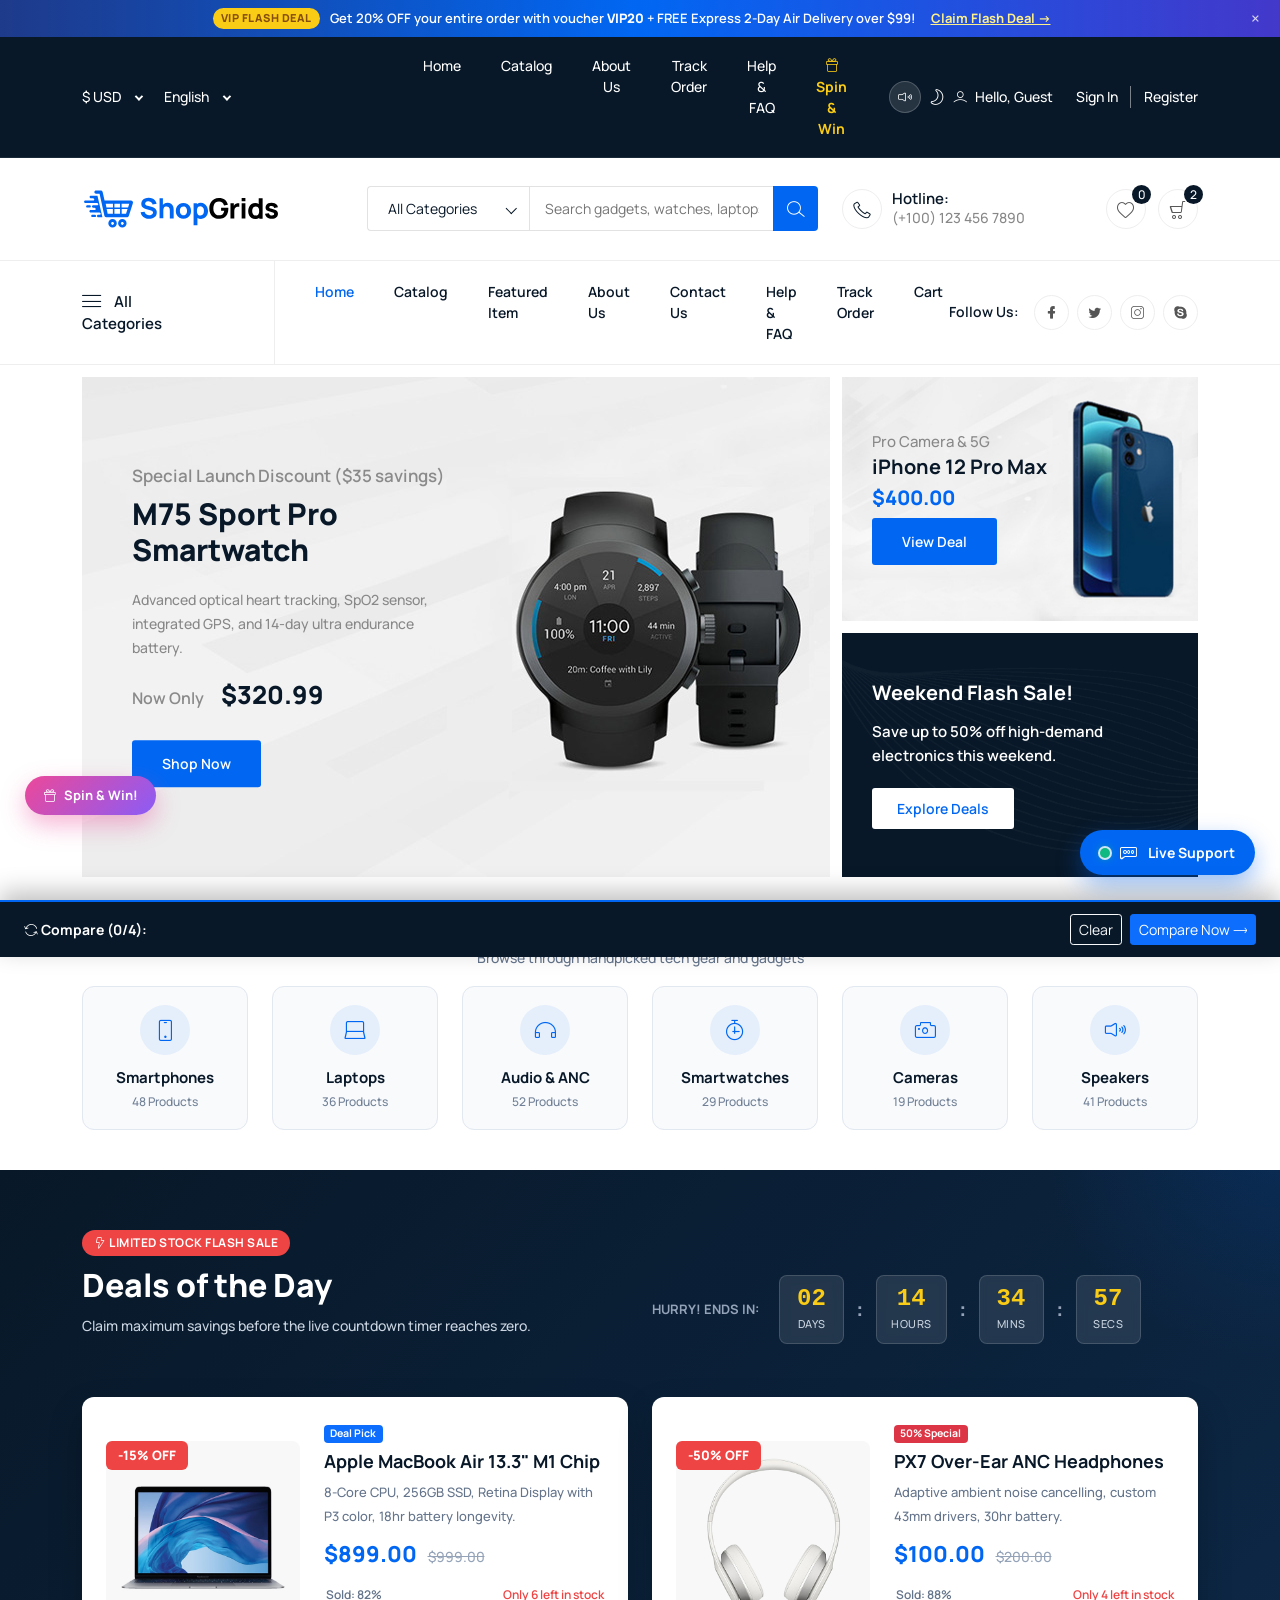
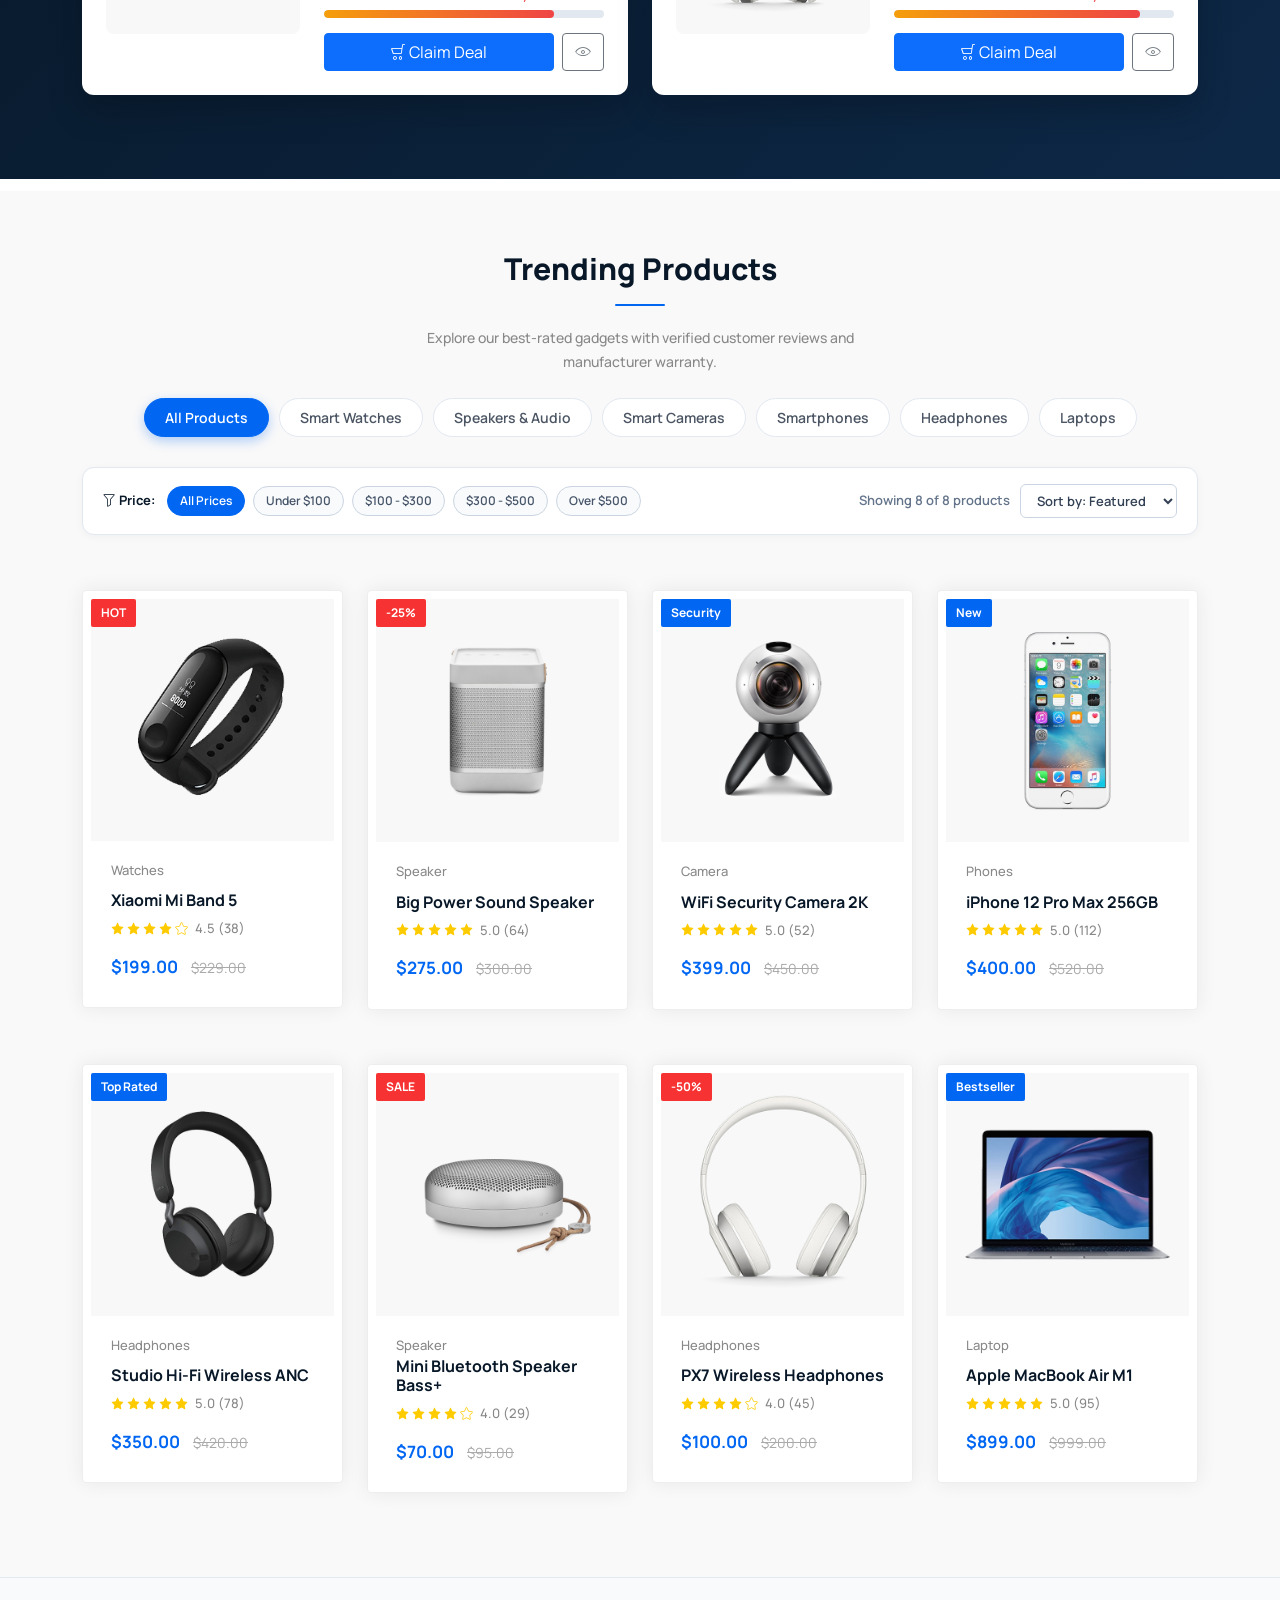
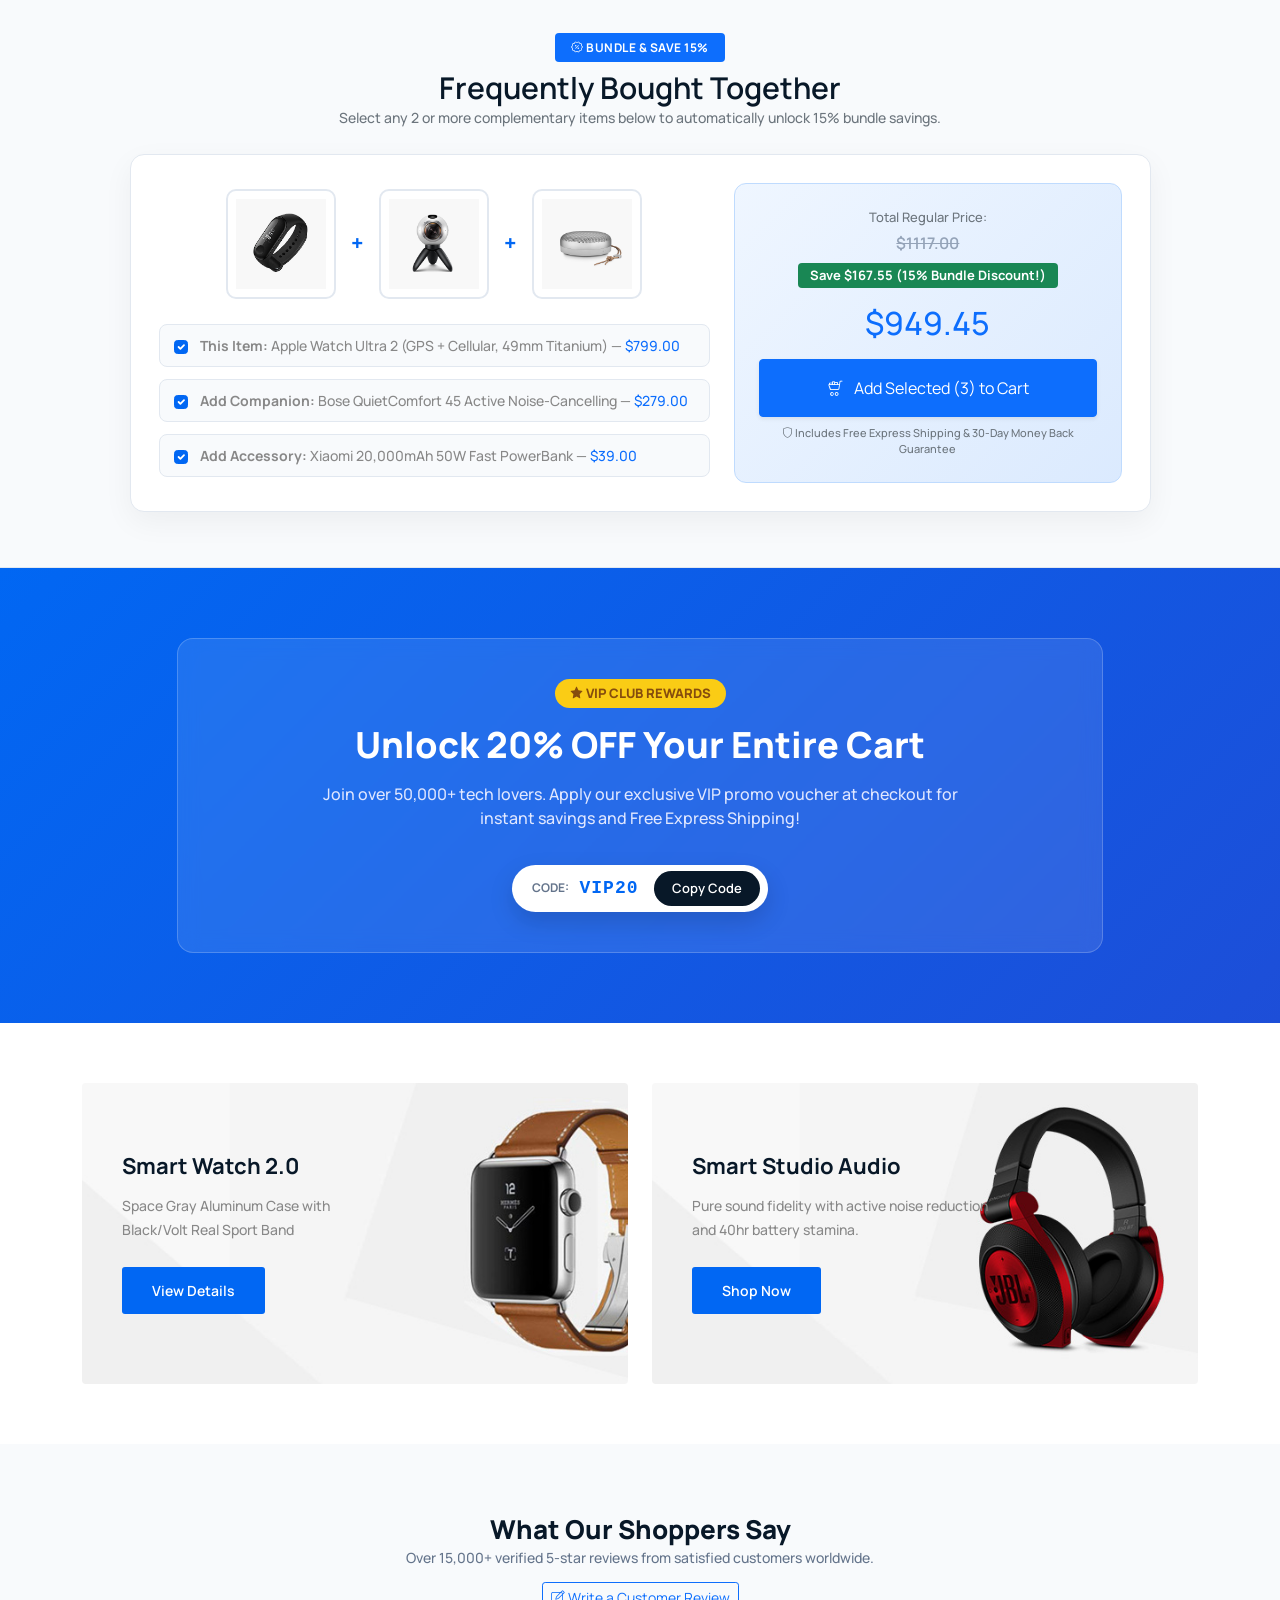
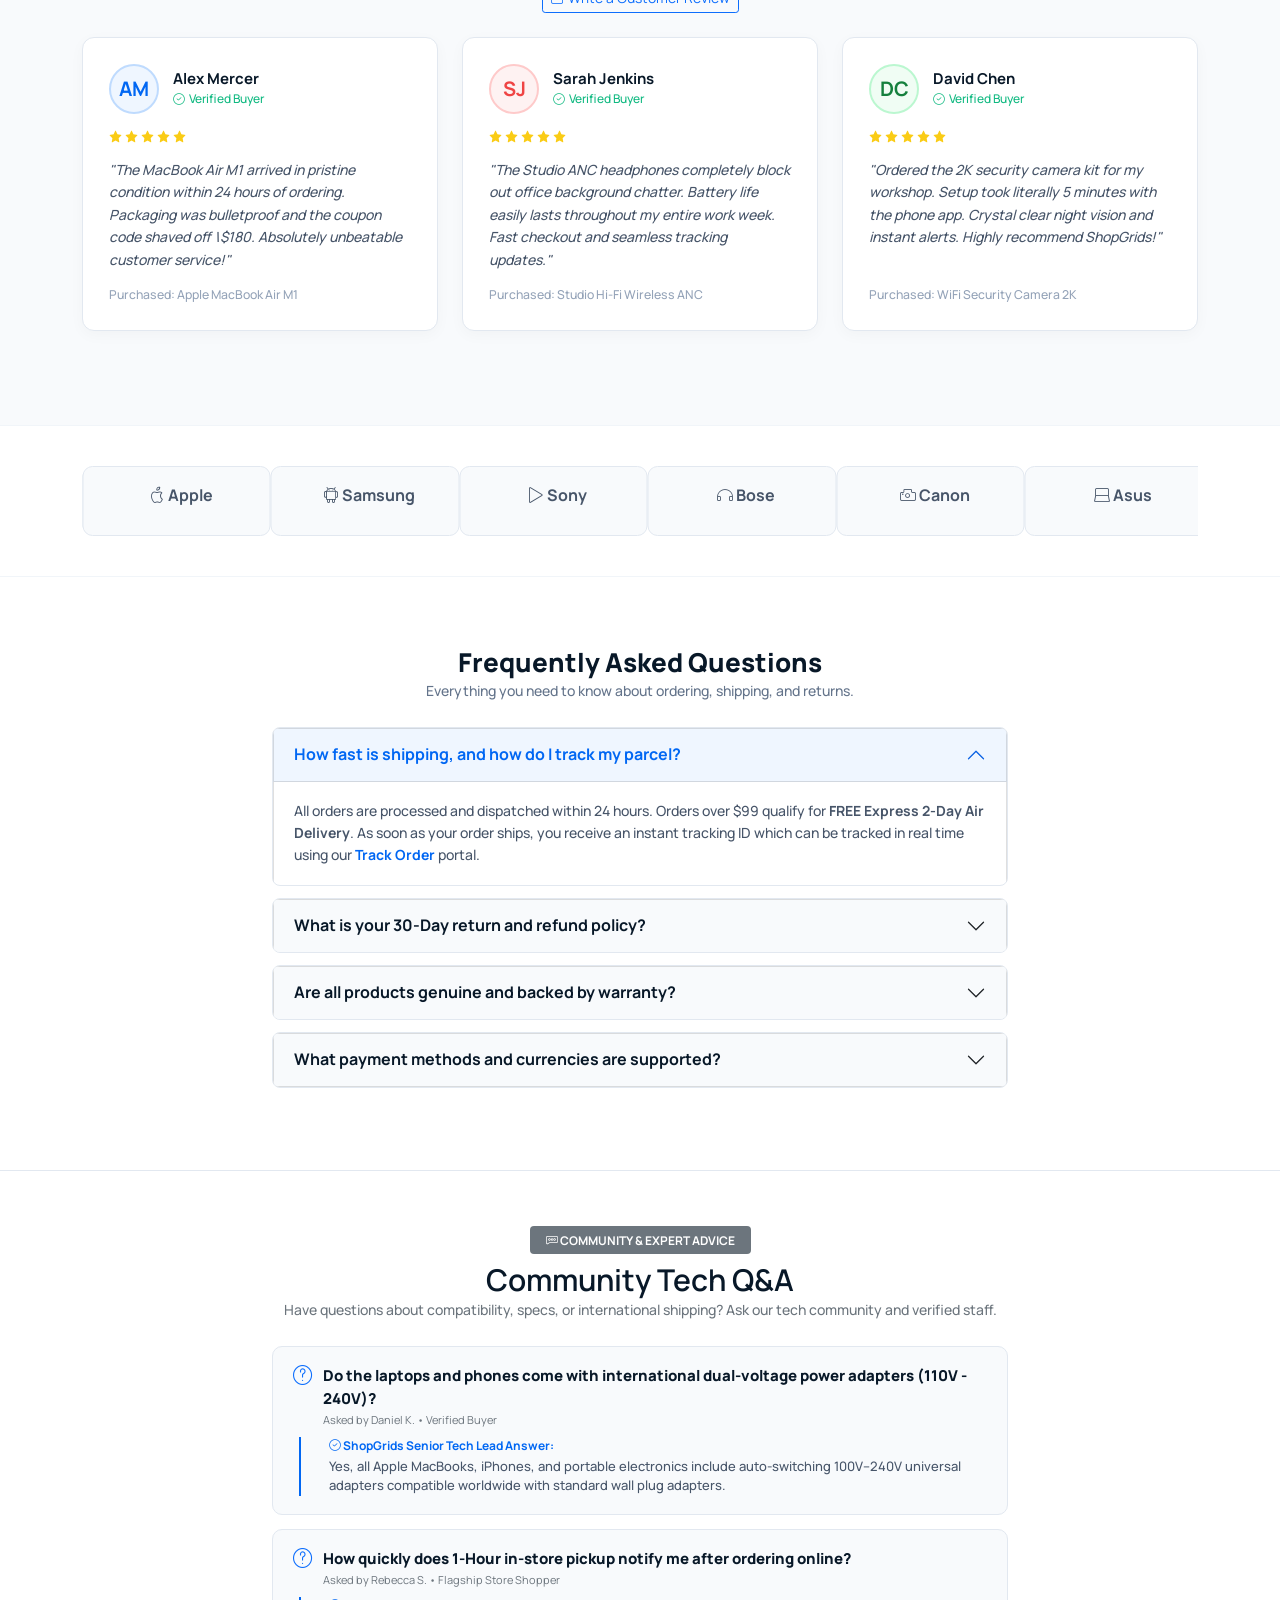
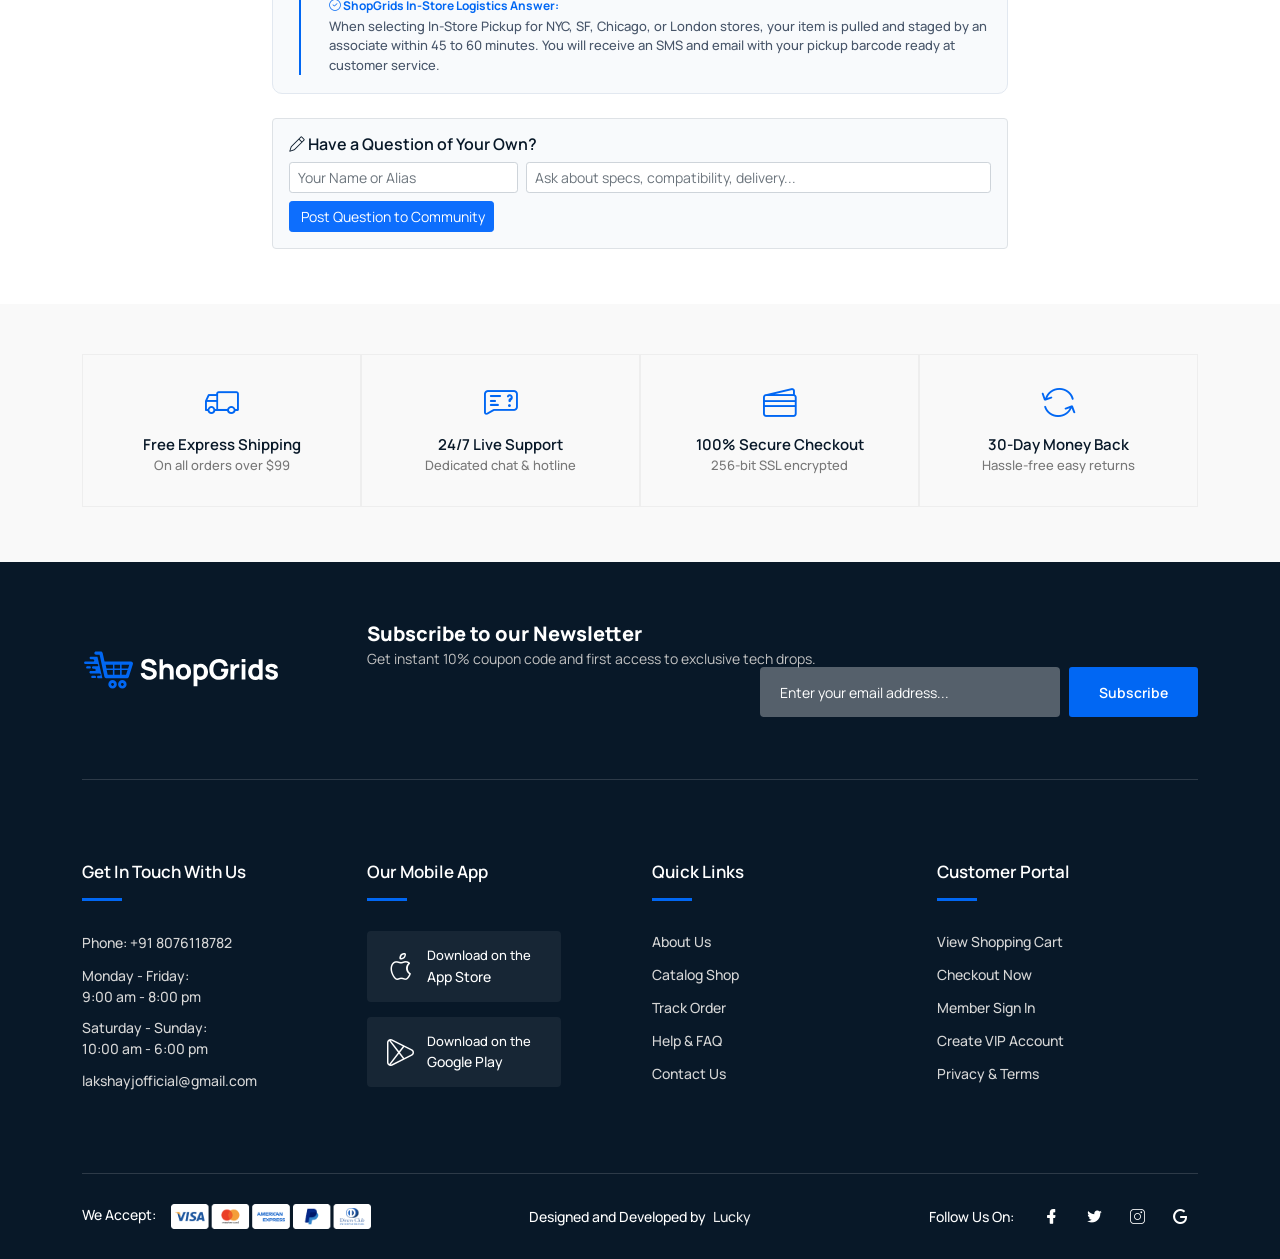
<file: index.html>
<!DOCTYPE html>
<html class="no-js" lang="zxx">

<head>
    <meta charset="utf-8" />
    <meta http-equiv="x-ua-compatible" content="ie=edge" />
    <title>ShopGrids - Premium Electronics, Gadgets & Tech Store</title>
    <meta name="description" content="Shop the latest smartphones, laptops, smartwatches, cameras, and audio gear with free express shipping and 30-day money-back guarantee." />
    <meta name="viewport" content="width=device-width, initial-scale=1" />
    <link rel="shortcut icon" type="image/x-icon" href="assets/images/favicon.svg" />

    <!-- ========================= CSS here ========================= -->
    <link rel="stylesheet" href="assets/css/bootstrap.min.css" />
    <link rel="stylesheet" href="assets/css/LineIcons.3.0.css" />
    <link rel="stylesheet" href="assets/css/tiny-slider.css" />
    <link rel="stylesheet" href="assets/css/glightbox.min.css" />
    <link rel="stylesheet" href="assets/css/main.css" />
    <link rel="stylesheet" href="assets/css/ecommerce-features.css" />
</head>

<body>
    <!-- Preloader -->
    <div class="preloader">
        <div class="preloader-inner">
            <div class="preloader-icon">
                <span></span>
                <span></span>
            </div>
        </div>
    </div>
    <!-- /End Preloader -->

    <!-- Start Top Announcement Bar -->
    <div id="topAnnouncementBar" class="top-announcement-bar">
        <div class="top-announcement-content">
            <span class="top-announcement-pill">VIP FLASH DEAL</span>
            <span>Get 20% OFF your entire order with voucher <strong>VIP20</strong> + FREE Express 2-Day Air Delivery over $99!</span>
            <a href="#flashDealsSection" class="top-announcement-link">Claim Flash Deal &rarr;</a>
        </div>
        <button type="button" class="top-announcement-close" onclick="ShopApp.closeAnnouncementBar()" title="Dismiss">&times;</button>
    </div>
    <!-- End Top Announcement Bar -->

    <!-- Start Header Area -->
    <header class="header navbar-area">
        <!-- Start Topbar -->
        <div class="topbar">
            <div class="container">
                <div class="row align-items-center">
                    <div class="col-lg-4 col-md-4 col-12">
                        <div class="top-left">
                            <ul class="menu-top-link">
                                <li>
                                    <div class="select-position">
                                        <select id="select4" title="Select Currency">
                                            <option value="0" selected>$ USD</option>
                                            <option value="1">€ EURO</option>
                                            <option value="2">$ CAD</option>
                                            <option value="3">₹ INR</option>
                                            <option value="4">¥ CNY</option>
                                            <option value="5">৳ BDT</option>
                                        </select>
                                    </div>
                                </li>
                                <li>
                                    <div class="select-position">
                                        <select id="select5" title="Select Language">
                                            <option value="0" selected>English</option>
                                            <option value="1">Español</option>
                                            <option value="2">Français</option>
                                            <option value="3">Deutsch</option>
                                            <option value="4">हिन्दी</option>
                                        </select>
                                    </div>
                                </li>
                            </ul>
                        </div>
                    </div>
                    <div class="col-lg-4 col-md-4 col-12 d-none d-md-block">
                        <div class="top-middle text-center">
                            <ul class="useful-links">
                                <li><a href="index.html">Home</a></li>
                                <li><a href="shop-grid.html">Catalog</a></li>
                                <li><a href="about-us.html">About Us</a></li>
                                <li><a href="order-tracking.html">Track Order</a></li>
                                <li><a href="faq.html">Help & FAQ</a></li>
                                <li><a href="javascript:void(0)" onclick="ShopApp.openSpinWheelModal()" style="color:#facc15;font-weight:700;"><i class="lni lni-gift"></i> Spin & Win</a></li>
                            </ul>
                        </div>
                    </div>
                    <div class="col-lg-4 col-md-4 col-12">
                        <div class="top-end d-flex align-items-center justify-content-end gap-2">
                            <button type="button" id="soundToggleBtn" onclick="ShopApp.toggleSound()" class="sound-toggle-btn" title="Toggle Sound Effects">
                                <i class="lni lni-volume-high"></i>
                            </button>
                            <button type="button" id="themeToggleBtn" onclick="ShopApp.toggleDarkMode()" class="btn btn-sm text-white p-0" style="font-size:16px;background:none;border:none;" title="Toggle Light/Dark Mode">
                                <i class="lni lni-night"></i>
                            </button>
                            <div class="user" id="headerUserGreeting" style="cursor:pointer;" onclick="ShopApp.openAccountDashboard()" title="Open Account Dashboard">
                                <i class="lni lni-user"></i>
                                Hello, Guest
                            </div>
                            <ul class="user-login">
                                <li><a href="login.html">Sign In</a></li>
                                <li><a href="register.html">Register</a></li>
                            </ul>
                        </div>
                    </div>
                </div>
            </div>
        </div>
        <!-- End Topbar -->

        <!-- Start Header Middle -->
        <div class="header-middle">
            <div class="container">
                <div class="row align-items-center">
                    <div class="col-lg-3 col-md-3 col-7">
                        <!-- Start Header Logo -->
                        <a class="navbar-brand d-flex align-items-center gap-2" href="index.html">
                            <img src="assets/images/logo/logo.svg" alt="ShopGrids Logo">
                        </a>
                        <!-- End Header Logo -->
                    </div>
                    <div class="col-lg-5 col-md-7 d-xs-none">
                        <!-- Start Main Menu Search -->
                        <div class="main-menu-search">
                            <div class="navbar-search search-style-5">
                                <div class="search-select">
                                    <div class="select-position">
                                        <select id="searchCategorySelect">
                                            <option value="all" selected>All Categories</option>
                                            <option value="watches">Smart Watches</option>
                                            <option value="speaker">Speakers & Audio</option>
                                            <option value="camera">Smart Cameras</option>
                                            <option value="phones">Smartphones</option>
                                            <option value="headphones">Headphones</option>
                                            <option value="laptop">Laptops</option>
                                        </select>
                                    </div>
                                </div>
                                <div class="search-input">
                                    <input type="text" id="mainSearchInput" placeholder="Search gadgets, watches, laptops, audio..." autocomplete="off">
                                </div>
                                <div class="search-btn">
                                    <button type="button" id="mainSearchBtn" title="Search"><i class="lni lni-search-alt"></i></button>
                                </div>
                            </div>
                            <!-- Autocomplete live dropdown -->
                            <div id="searchSuggestionsDropdown" class="search-suggestions-dropdown"></div>
                        </div>
                        <!-- End Main Menu Search -->
                    </div>
                    <div class="col-lg-4 col-md-2 col-5">
                        <div class="middle-right-area">
                            <div class="nav-hotline d-none d-xl-flex">
                                <i class="lni lni-phone"></i>
                                <h3>Hotline:
                                    <span><a href="tel:+1001234567890" style="color:inherit;text-decoration:none;">(+100) 123 456 7890</a></span>
                                </h3>
                            </div>
                            <div class="navbar-cart">
                                <div class="wishlist">
                                    <a href="javascript:void(0)" title="View Wishlist">
                                        <i class="lni lni-heart"></i>
                                        <span class="total-items">0</span>
                                    </a>
                                </div>
                                <div class="cart-items">
                                    <a href="javascript:void(0)" class="main-btn" title="View Cart">
                                        <i class="lni lni-cart"></i>
                                        <span class="total-items">2</span>
                                    </a>
                                    <!-- Shopping Item Dropdown -->
                                    <div class="shopping-item">
                                        <div class="dropdown-cart-header">
                                            <span>2 Items</span>
                                            <a href="javascript:void(0)" onclick="ShopApp.openCartDrawer()">View Cart</a>
                                        </div>
                                        <ul class="shopping-list">
                                            <!-- Dynamically populated by ShopApp -->
                                        </ul>
                                        <div class="bottom">
                                            <div class="total">
                                                <span>Total</span>
                                                <span class="total-amount">$134.00</span>
                                            </div>
                                            <div class="button">
                                                <a href="javascript:void(0)" onclick="ShopApp.openCheckoutModal()" class="btn animate">Checkout</a>
                                            </div>
                                        </div>
                                    </div>
                                    <!--/ End Shopping Item Dropdown -->
                                </div>
                            </div>
                        </div>
                    </div>
                </div>
            </div>
        </div>
        <!-- End Header Middle -->

        <!-- Start Header Bottom -->
        <div class="container">
            <div class="row align-items-center">
                <div class="col-lg-8 col-md-6 col-12">
                    <div class="nav-inner">
                        <!-- Start Mega Category Menu -->
                        <div class="mega-category-menu">
                            <span class="cat-button"><i class="lni lni-menu"></i>All Categories</span>
                            <ul class="sub-category">
                                <li><a href="shop-grid.html">All Electronics <i class="lni lni-chevron-right"></i></a>
                                    <ul class="inner-sub-category">
                                        <li><a href="shop-grid.html?cat=camera">Digital & Security Cameras</a></li>
                                        <li><a href="shop-grid.html?cat=watches">Smart Fitness Watches</a></li>
                                        <li><a href="shop-grid.html?cat=headphones">ANC Studio Headphones</a></li>
                                        <li><a href="shop-grid.html?cat=speaker">Bluetooth 360 Speakers</a></li>
                                        <li><a href="shop-grid.html?cat=laptop">Laptops & Ultrabooks</a></li>
                                        <li><a href="shop-grid.html?cat=phones">5G Flagship Smartphones</a></li>
                                    </ul>
                                </li>
                                <li><a href="shop-grid.html?cat=watches">Smart Watches & Fitness</a></li>
                                <li><a href="shop-grid.html?cat=headphones">Audio & Headphones</a></li>
                                <li><a href="shop-grid.html?cat=speaker">Portable Speakers</a></li>
                                <li><a href="shop-grid.html?cat=laptop">Computers & Tablets</a></li>
                                <li><a href="shop-grid.html?cat=camera">Cameras & Surveillance</a></li>
                                <li><a href="shop-grid.html?cat=phones">Mobile Phones</a></li>
                                <li><a href="shop-grid.html">Top Catalog Deals</a></li>
                            </ul>
                        </div>
                        <!-- End Mega Category Menu -->

                        <!-- Start Navbar -->
                        <nav class="navbar navbar-expand-lg">
                            <button class="navbar-toggler mobile-menu-btn" type="button" data-bs-toggle="collapse"
                                data-bs-target="#navbarSupportedContent" aria-controls="navbarSupportedContent"
                                aria-expanded="false" aria-label="Toggle navigation">
                                <span class="toggler-icon"></span>
                                <span class="toggler-icon"></span>
                                <span class="toggler-icon"></span>
                            </button>
                            <div class="collapse navbar-collapse sub-menu-bar" id="navbarSupportedContent">
                                <ul id="nav" class="navbar-nav ms-auto">
                                    <li class="nav-item"><a href="index.html" class="active">Home</a></li>
                                    <li class="nav-item"><a href="shop-grid.html">Catalog</a></li>
                                    <li class="nav-item"><a href="product-details.html">Featured Item</a></li>
                                    <li class="nav-item"><a href="about-us.html">About Us</a></li>
                                    <li class="nav-item"><a href="contact.html">Contact Us</a></li>
                                    <li class="nav-item"><a href="faq.html">Help & FAQ</a></li>
                                    <li class="nav-item"><a href="order-tracking.html">Track Order</a></li>
                                    <li class="nav-item"><a href="cart.html">Cart</a></li>
                                </ul>
                            </div>
                        </nav>
                        <!-- End Navbar -->
                    </div>
                </div>
                <div class="col-lg-4 col-md-6 col-12">
                    <!-- Start Nav Social -->
                    <div class="nav-social">
                        <h5 class="title">Follow Us:</h5>
                        <ul>
                            <li><a href="javascript:void(0)" title="Facebook"><i class="lni lni-facebook-filled"></i></a></li>
                            <li><a href="javascript:void(0)" title="Twitter"><i class="lni lni-twitter-original"></i></a></li>
                            <li><a href="javascript:void(0)" title="Instagram"><i class="lni lni-instagram"></i></a></li>
                            <li><a href="javascript:void(0)" title="Skype"><i class="lni lni-skype"></i></a></li>
                        </ul>
                    </div>
                    <!-- End Nav Social -->
                </div>
            </div>
        </div>
        <!-- End Header Bottom -->
    </header>
    <!-- End Header Area -->

    <!-- Start Hero Area -->
    <section class="hero-area">
        <div class="container">
            <div class="row">
                <div class="col-lg-8 col-12 custom-padding-right">
                    <div class="slider-head">
                        <!-- Start Hero Slider -->
                        <div class="hero-slider">
                            <!-- Start Single Slider 1 -->
                            <div class="single-slider" style="background-image: url(assets/images/hero/slider-bg1.jpg);">
                                <div class="content">
                                    <h2><span>Special Launch Discount ($35 savings)</span>
                                        M75 Sport Pro Smartwatch
                                    </h2>
                                    <p>Advanced optical heart tracking, SpO2 sensor, integrated GPS, and 14-day ultra endurance battery.</p>
                                    <h3><span>Now Only</span> $320.99</h3>
                                    <div class="button">
                                        <a href="javascript:void(0)" onclick="ShopApp.openQuickView('prod-1')" class="btn">Shop Now</a>
                                    </div>
                                </div>
                            </div>
                            <!-- End Single Slider 1 -->
                            <!-- Start Single Slider 2 -->
                            <div class="single-slider" style="background-image: url(assets/images/hero/slider-bg2.jpg);">
                                <div class="content">
                                    <h2><span>Mega Security Offer</span>
                                        Dual 2K Smart AI Home Camera
                                    </h2>
                                    <p>360-degree panoramic coverage, full color night vision, motion tracking, and encrypted cloud backup.</p>
                                    <h3><span>Combo Deal:</span> $399.00</h3>
                                    <div class="button">
                                        <a href="javascript:void(0)" onclick="ShopApp.openQuickView('prod-3')" class="btn">Shop Now</a>
                                    </div>
                                </div>
                            </div>
                            <!-- End Single Slider 2 -->
                        </div>
                        <!-- End Hero Slider -->
                    </div>
                </div>
                <div class="col-lg-4 col-12">
                    <div class="row">
                        <div class="col-lg-12 col-md-6 col-12 md-custom-padding">
                            <!-- Start Small Banner -->
                            <div class="hero-small-banner" style="background-image: url('assets/images/hero/slider-bnr.jpg');">
                                <div class="content">
                                    <h2>
                                        <span>Pro Camera & 5G</span>
                                        iPhone 12 Pro Max
                                    </h2>
                                    <h3>$400.00</h3>
                                    <div class="button mt-2">
                                        <a href="javascript:void(0)" onclick="ShopApp.openQuickView('prod-4')" class="btn btn-sm btn-light">View Deal</a>
                                    </div>
                                </div>
                            </div>
                            <!-- End Small Banner -->
                        </div>
                        <div class="col-lg-12 col-md-6 col-12">
                            <!-- Start Small Banner -->
                            <div class="hero-small-banner style2">
                                <div class="content">
                                    <h2>Weekend Flash Sale!</h2>
                                    <p>Save up to 50% off high-demand electronics this weekend.</p>
                                    <div class="button">
                                        <a class="btn" href="#flashDealsSection">Explore Deals</a>
                                    </div>
                                </div>
                            </div>
                            <!-- End Small Banner -->
                        </div>
                    </div>
                </div>
            </div>
        </div>
    </section>
    <!-- End Hero Area -->

    <!-- Start Featured Categories Strip -->
    <section class="featured-cat-strip" id="featuredCategories">
        <div class="container">
            <div class="row">
                <div class="col-12 text-center mb-3">
                    <h3 style="font-size:24px;font-weight:800;color:#081828;">Explore Popular Departments</h3>
                    <p style="color:#64748b;font-size:14px;">Browse through handpicked tech gear and gadgets</p>
                </div>
            </div>
            <div class="row">
                <div class="col-lg-2 col-md-4 col-6">
                    <a href="shop-grid.html?cat=phones" class="category-pill-card">
                        <div class="category-pill-icon"><i class="lni lni-mobile"></i></div>
                        <div class="category-pill-title">Smartphones</div>
                        <div class="category-pill-count">48 Products</div>
                    </a>
                </div>
                <div class="col-lg-2 col-md-4 col-6">
                    <a href="shop-grid.html?cat=laptop" class="category-pill-card">
                        <div class="category-pill-icon"><i class="lni lni-laptop"></i></div>
                        <div class="category-pill-title">Laptops</div>
                        <div class="category-pill-count">36 Products</div>
                    </a>
                </div>
                <div class="col-lg-2 col-md-4 col-6">
                    <a href="shop-grid.html?cat=headphones" class="category-pill-card">
                        <div class="category-pill-icon"><i class="lni lni-headphone"></i></div>
                        <div class="category-pill-title">Audio & ANC</div>
                        <div class="category-pill-count">52 Products</div>
                    </a>
                </div>
                <div class="col-lg-2 col-md-4 col-6">
                    <a href="shop-grid.html?cat=watches" class="category-pill-card">
                        <div class="category-pill-icon"><i class="lni lni-timer"></i></div>
                        <div class="category-pill-title">Smartwatches</div>
                        <div class="category-pill-count">29 Products</div>
                    </a>
                </div>
                <div class="col-lg-2 col-md-4 col-6">
                    <a href="shop-grid.html?cat=camera" class="category-pill-card">
                        <div class="category-pill-icon"><i class="lni lni-camera"></i></div>
                        <div class="category-pill-title">Cameras</div>
                        <div class="category-pill-count">19 Products</div>
                    </a>
                </div>
                <div class="col-lg-2 col-md-4 col-6">
                    <a href="shop-grid.html?cat=speaker" class="category-pill-card">
                        <div class="category-pill-icon"><i class="lni lni-volume-high"></i></div>
                        <div class="category-pill-title">Speakers</div>
                        <div class="category-pill-count">41 Products</div>
                    </a>
                </div>
            </div>
        </div>
    </section>
    <!-- End Featured Categories Strip -->

    <!-- Start Flash Deals Section with Live Countdown -->
    <section class="flash-deals-section" id="flashDealsSection">
        <div class="container position-relative" style="z-index:2;">
            <div class="row align-items-center mb-4">
                <div class="col-lg-6 col-12">
                    <div class="flash-deals-header">
                        <span class="flash-tag"><i class="lni lni-bolt-alt"></i> Limited Stock Flash Sale</span>
                        <h2>Deals of the Day</h2>
                        <p style="color:#cbd5e1;margin-bottom:0;">Claim maximum savings before the live countdown timer reaches zero.</p>
                    </div>
                </div>
                <div class="col-lg-6 col-12 text-lg-end text-start">
                    <div class="countdown-container">
                        <span style="font-size:13px;font-weight:700;text-transform:uppercase;color:#94a3b8;margin-right:8px;">HURRY! ENDS IN:</span>
                        <div class="countdown-box">
                            <span class="countdown-num" id="cd-days">02</span>
                            <span class="countdown-label">Days</span>
                        </div>
                        <span class="countdown-sep">:</span>
                        <div class="countdown-box">
                            <span class="countdown-num" id="cd-hours">14</span>
                            <span class="countdown-label">Hours</span>
                        </div>
                        <span class="countdown-sep">:</span>
                        <div class="countdown-box">
                            <span class="countdown-num" id="cd-mins">35</span>
                            <span class="countdown-label">Mins</span>
                        </div>
                        <span class="countdown-sep">:</span>
                        <div class="countdown-box">
                            <span class="countdown-num" id="cd-secs">48</span>
                            <span class="countdown-label">Secs</span>
                        </div>
                    </div>
                </div>
            </div>

            <div class="row">
                <!-- Deal 1: MacBook Air -->
                <div class="col-lg-6 col-12 mb-4">
                    <div class="deal-product-card" data-deal-id="prod-8">
                        <div class="row align-items-center">
                            <div class="col-md-5 col-12">
                                <div class="deal-product-media">
                                    <span class="deal-discount-badge">-15% OFF</span>
                                    <img src="assets/images/products/product-8.jpg" alt="Apple MacBook Air M1" class="img-fluid">
                                </div>
                            </div>
                            <div class="col-md-7 col-12">
                                <span class="badge bg-primary mb-2">Deal Pick</span>
                                <h4 style="font-size:18px;font-weight:700;margin-bottom:8px;">Apple MacBook Air 13.3" M1 Chip</h4>
                                <p style="font-size:13px;color:#64748b;margin-bottom:10px;">8-Core CPU, 256GB SSD, Retina Display with P3 color, 18hr battery longevity.</p>
                                <div style="margin-bottom:12px;">
                                    <span class="deal-curr-price" style="font-size:22px;font-weight:800;color:var(--ecom-primary);">$899.00</span>
                                    <span class="deal-orig-price" style="text-decoration:line-through;color:#94a3b8;margin-left:8px;">$999.00</span>
                                </div>
                                <div class="deal-stock-bar-wrap">
                                    <div class="deal-stock-info">
                                        <span><i class="lni lni-fire" style="color:#ef4444;"></i> Sold: 82%</span>
                                        <span style="color:#ef4444;">Only 6 left in stock</span>
                                    </div>
                                    <div class="deal-stock-progress">
                                        <div class="deal-stock-fill" style="width: 82%;"></div>
                                    </div>
                                </div>
                                <div class="d-flex gap-2">
                                    <button class="btn btn-primary flex-grow-1" onclick="ShopApp.addToCart('prod-8', 1)">
                                        <i class="lni lni-cart"></i> Claim Deal
                                    </button>
                                    <button class="btn btn-outline-secondary" onclick="ShopApp.openQuickView('prod-8')" title="Quick View">
                                        <i class="lni lni-eye"></i>
                                    </button>
                                </div>
                            </div>
                        </div>
                    </div>
                </div>

                <!-- Deal 2: PX7 ANC Headphones -->
                <div class="col-lg-6 col-12 mb-4">
                    <div class="deal-product-card" data-deal-id="prod-7">
                        <div class="row align-items-center">
                            <div class="col-md-5 col-12">
                                <div class="deal-product-media">
                                    <span class="deal-discount-badge">-50% OFF</span>
                                    <img src="assets/images/products/product-7.jpg" alt="PX7 Wireless Headphones" class="img-fluid">
                                </div>
                            </div>
                            <div class="col-md-7 col-12">
                                <span class="badge bg-danger mb-2">50% Special</span>
                                <h4 style="font-size:18px;font-weight:700;margin-bottom:8px;">PX7 Over-Ear ANC Headphones</h4>
                                <p style="font-size:13px;color:#64748b;margin-bottom:10px;">Adaptive ambient noise cancelling, custom 43mm drivers, 30hr battery.</p>
                                <div style="margin-bottom:12px;">
                                    <span class="deal-curr-price" style="font-size:22px;font-weight:800;color:var(--ecom-primary);">$100.00</span>
                                    <span class="deal-orig-price" style="text-decoration:line-through;color:#94a3b8;margin-left:8px;">$200.00</span>
                                </div>
                                <div class="deal-stock-bar-wrap">
                                    <div class="deal-stock-info">
                                        <span><i class="lni lni-fire" style="color:#ef4444;"></i> Sold: 88%</span>
                                        <span style="color:#ef4444;">Only 4 left in stock</span>
                                    </div>
                                    <div class="deal-stock-progress">
                                        <div class="deal-stock-fill" style="width: 88%;"></div>
                                    </div>
                                </div>
                                <div class="d-flex gap-2">
                                    <button class="btn btn-primary flex-grow-1" onclick="ShopApp.addToCart('prod-7', 1)">
                                        <i class="lni lni-cart"></i> Claim Deal
                                    </button>
                                    <button class="btn btn-outline-secondary" onclick="ShopApp.openQuickView('prod-7')" title="Quick View">
                                        <i class="lni lni-eye"></i>
                                    </button>
                                </div>
                            </div>
                        </div>
                    </div>
                </div>
            </div>
        </div>
    </section>
    <!-- End Flash Deals Section -->

    <!-- Start Trending Product Area -->
    <section class="trending-product section" id="trendingProductsArea" style="margin-top: 12px; padding: 60px 0;">
        <div class="container">
            <div class="row">
                <div class="col-12">
                    <div class="section-title text-center mb-4">
                        <h2>Trending Products</h2>
                        <p>Explore our best-rated gadgets with verified customer reviews and manufacturer warranty.</p>
                    </div>
                </div>
            </div>

            <!-- Category Filter Tabs -->
            <div class="category-filter-nav">
                <button class="filter-tab-btn active" data-filter="all">All Products</button>
                <button class="filter-tab-btn" data-filter="watches">Smart Watches</button>
                <button class="filter-tab-btn" data-filter="speaker">Speakers & Audio</button>
                <button class="filter-tab-btn" data-filter="camera">Smart Cameras</button>
                <button class="filter-tab-btn" data-filter="phones">Smartphones</button>
                <button class="filter-tab-btn" data-filter="headphones">Headphones</button>
                <button class="filter-tab-btn" data-filter="laptop">Laptops</button>
            </div>

            <!-- Catalog Filter & Sort Bar -->
            <div class="catalog-controls-bar">
                <div class="price-filter-group">
                    <span class="price-filter-label"><i class="lni lni-funnel"></i> Price:</span>
                    <button type="button" class="price-pill-btn active" data-price-range="all" onclick="ShopApp.filterByPrice('all')">All Prices</button>
                    <button type="button" class="price-pill-btn" data-price-range="under-100" onclick="ShopApp.filterByPrice('under-100')">Under $100</button>
                    <button type="button" class="price-pill-btn" data-price-range="100-300" onclick="ShopApp.filterByPrice('100-300')">$100 - $300</button>
                    <button type="button" class="price-pill-btn" data-price-range="300-500" onclick="ShopApp.filterByPrice('300-500')">$300 - $500</button>
                    <button type="button" class="price-pill-btn" data-price-range="over-500" onclick="ShopApp.filterByPrice('over-500')">Over $500</button>
                </div>
                <div class="catalog-sort-group">
                    <span id="catalogItemCountText" class="catalog-item-count">Showing 8 of 8 products</span>
                    <select class="catalog-sort-select" onchange="ShopApp.sortProducts(this.value)">
                        <option value="featured">Sort by: Featured</option>
                        <option value="price-low">Price: Low to High</option>
                        <option value="price-high">Price: High to Low</option>
                        <option value="rating">Highest Rated</option>
                        <option value="newest">New Arrivals</option>
                    </select>
                </div>
            </div>

            <div class="row" id="productsGridContainer">
                <!-- Product 1 -->
                <div class="col-lg-3 col-md-6 col-12 mb-4">
                    <div class="single-product" data-product-id="prod-1" data-category="watches">
                        <div class="product-quick-actions">
                            <button class="quick-action-btn" data-wishlist-id="prod-1" onclick="ShopApp.toggleWishlist('prod-1')" title="Add to Wishlist">
                                <i class="lni lni-heart"></i>
                            </button>
                            <button class="quick-action-btn" data-compare-id="prod-1" onclick="ShopApp.toggleCompare('prod-1')" title="Compare Product">
                                <i class="lni lni-reload"></i>
                            </button>
                            <button class="quick-action-btn" onclick="ShopApp.openQuickView('prod-1')" title="Quick View">
                                <i class="lni lni-eye"></i>
                            </button>
                        </div>
                        <div class="product-image">
                            <img src="assets/images/products/product-1.jpg" alt="Xiaomi Mi Band 5">
                            <span class="sale-tag">HOT</span>
                            <div class="button">
                                <a href="javascript:void(0)" onclick="ShopApp.addToCart('prod-1', 1)" class="btn"><i class="lni lni-cart"></i> Add to Cart</a>
                            </div>
                        </div>
                        <div class="product-info">
                            <span class="category">Watches</span>
                            <h4 class="title">
                                <a href="javascript:void(0)" onclick="ShopApp.openQuickView('prod-1')">Xiaomi Mi Band 5</a>
                            </h4>
                            <ul class="review">
                                <li><i class="lni lni-star-filled"></i></li>
                                <li><i class="lni lni-star-filled"></i></li>
                                <li><i class="lni lni-star-filled"></i></li>
                                <li><i class="lni lni-star-filled"></i></li>
                                <li><i class="lni lni-star"></i></li>
                                <li><span>4.5 (38)</span></li>
                            </ul>
                            <div class="price">
                                <span>$199.00</span>
                                <span class="discount-price">$229.00</span>
                            </div>
                        </div>
                    </div>
                </div>

                <!-- Product 2 -->
                <div class="col-lg-3 col-md-6 col-12 mb-4">
                    <div class="single-product" data-product-id="prod-2" data-category="speaker">
                        <div class="product-quick-actions">
                            <button class="quick-action-btn" data-wishlist-id="prod-2" onclick="ShopApp.toggleWishlist('prod-2')" title="Add to Wishlist">
                                <i class="lni lni-heart"></i>
                            </button>
                            <button class="quick-action-btn" data-compare-id="prod-2" onclick="ShopApp.toggleCompare('prod-2')" title="Compare Product">
                                <i class="lni lni-reload"></i>
                            </button>
                            <button class="quick-action-btn" onclick="ShopApp.openQuickView('prod-2')" title="Quick View">
                                <i class="lni lni-eye"></i>
                            </button>
                        </div>
                        <div class="product-image">
                            <img src="assets/images/products/product-2.jpg" alt="Big Power Sound Speaker">
                            <span class="sale-tag">-25%</span>
                            <div class="button">
                                <a href="javascript:void(0)" onclick="ShopApp.addToCart('prod-2', 1)" class="btn"><i class="lni lni-cart"></i> Add to Cart</a>
                            </div>
                        </div>
                        <div class="product-info">
                            <span class="category">Speaker</span>
                            <h4 class="title">
                                <a href="javascript:void(0)" onclick="ShopApp.openQuickView('prod-2')">Big Power Sound Speaker</a>
                            </h4>
                            <ul class="review">
                                <li><i class="lni lni-star-filled"></i></li>
                                <li><i class="lni lni-star-filled"></i></li>
                                <li><i class="lni lni-star-filled"></i></li>
                                <li><i class="lni lni-star-filled"></i></li>
                                <li><i class="lni lni-star-filled"></i></li>
                                <li><span>5.0 (64)</span></li>
                            </ul>
                            <div class="price">
                                <span>$275.00</span>
                                <span class="discount-price">$300.00</span>
                            </div>
                        </div>
                    </div>
                </div>

                <!-- Product 3 -->
                <div class="col-lg-3 col-md-6 col-12 mb-4">
                    <div class="single-product" data-product-id="prod-3" data-category="camera">
                        <div class="product-quick-actions">
                            <button class="quick-action-btn" data-wishlist-id="prod-3" onclick="ShopApp.toggleWishlist('prod-3')" title="Add to Wishlist">
                                <i class="lni lni-heart"></i>
                            </button>
                            <button class="quick-action-btn" data-compare-id="prod-3" onclick="ShopApp.toggleCompare('prod-3')" title="Compare Product">
                                <i class="lni lni-reload"></i>
                            </button>
                            <button class="quick-action-btn" onclick="ShopApp.openQuickView('prod-3')" title="Quick View">
                                <i class="lni lni-eye"></i>
                            </button>
                        </div>
                        <div class="product-image">
                            <img src="assets/images/products/product-3.jpg" alt="WiFi Security Camera">
                            <span class="new-tag">Security</span>
                            <div class="button">
                                <a href="javascript:void(0)" onclick="ShopApp.addToCart('prod-3', 1)" class="btn"><i class="lni lni-cart"></i> Add to Cart</a>
                            </div>
                        </div>
                        <div class="product-info">
                            <span class="category">Camera</span>
                            <h4 class="title">
                                <a href="javascript:void(0)" onclick="ShopApp.openQuickView('prod-3')">WiFi Security Camera 2K</a>
                            </h4>
                            <ul class="review">
                                <li><i class="lni lni-star-filled"></i></li>
                                <li><i class="lni lni-star-filled"></i></li>
                                <li><i class="lni lni-star-filled"></i></li>
                                <li><i class="lni lni-star-filled"></i></li>
                                <li><i class="lni lni-star-filled"></i></li>
                                <li><span>5.0 (52)</span></li>
                            </ul>
                            <div class="price">
                                <span>$399.00</span>
                                <span class="discount-price">$450.00</span>
                            </div>
                        </div>
                    </div>
                </div>

                <!-- Product 4 -->
                <div class="col-lg-3 col-md-6 col-12 mb-4">
                    <div class="single-product" data-product-id="prod-4" data-category="phones">
                        <div class="product-quick-actions">
                            <button class="quick-action-btn" data-wishlist-id="prod-4" onclick="ShopApp.toggleWishlist('prod-4')" title="Add to Wishlist">
                                <i class="lni lni-heart"></i>
                            </button>
                            <button class="quick-action-btn" data-compare-id="prod-4" onclick="ShopApp.toggleCompare('prod-4')" title="Compare Product">
                                <i class="lni lni-reload"></i>
                            </button>
                            <button class="quick-action-btn" onclick="ShopApp.openQuickView('prod-4')" title="Quick View">
                                <i class="lni lni-eye"></i>
                            </button>
                        </div>
                        <div class="product-image">
                            <img src="assets/images/products/product-4.jpg" alt="iPhone 12 Pro Max">
                            <span class="new-tag">New</span>
                            <div class="button">
                                <a href="javascript:void(0)" onclick="ShopApp.addToCart('prod-4', 1)" class="btn"><i class="lni lni-cart"></i> Add to Cart</a>
                            </div>
                        </div>
                        <div class="product-info">
                            <span class="category">Phones</span>
                            <h4 class="title">
                                <a href="javascript:void(0)" onclick="ShopApp.openQuickView('prod-4')">iPhone 12 Pro Max 256GB</a>
                            </h4>
                            <ul class="review">
                                <li><i class="lni lni-star-filled"></i></li>
                                <li><i class="lni lni-star-filled"></i></li>
                                <li><i class="lni lni-star-filled"></i></li>
                                <li><i class="lni lni-star-filled"></i></li>
                                <li><i class="lni lni-star-filled"></i></li>
                                <li><span>5.0 (112)</span></li>
                            </ul>
                            <div class="price">
                                <span>$400.00</span>
                                <span class="discount-price">$520.00</span>
                            </div>
                        </div>
                    </div>
                </div>

                <!-- Product 5 -->
                <div class="col-lg-3 col-md-6 col-12 mb-4">
                    <div class="single-product" data-product-id="prod-5" data-category="headphones">
                        <div class="product-quick-actions">
                            <button class="quick-action-btn" data-wishlist-id="prod-5" onclick="ShopApp.toggleWishlist('prod-5')" title="Add to Wishlist">
                                <i class="lni lni-heart"></i>
                            </button>
                            <button class="quick-action-btn" data-compare-id="prod-5" onclick="ShopApp.toggleCompare('prod-5')" title="Compare Product">
                                <i class="lni lni-reload"></i>
                            </button>
                            <button class="quick-action-btn" onclick="ShopApp.openQuickView('prod-5')" title="Quick View">
                                <i class="lni lni-eye"></i>
                            </button>
                        </div>
                        <div class="product-image">
                            <img src="assets/images/products/product-5.jpg" alt="Studio Wireless Headphones">
                            <span class="new-tag">Top Rated</span>
                            <div class="button">
                                <a href="javascript:void(0)" onclick="ShopApp.addToCart('prod-5', 1)" class="btn"><i class="lni lni-cart"></i> Add to Cart</a>
                            </div>
                        </div>
                        <div class="product-info">
                            <span class="category">Headphones</span>
                            <h4 class="title">
                                <a href="javascript:void(0)" onclick="ShopApp.openQuickView('prod-5')">Studio Hi-Fi Wireless ANC</a>
                            </h4>
                            <ul class="review">
                                <li><i class="lni lni-star-filled"></i></li>
                                <li><i class="lni lni-star-filled"></i></li>
                                <li><i class="lni lni-star-filled"></i></li>
                                <li><i class="lni lni-star-filled"></i></li>
                                <li><i class="lni lni-star-filled"></i></li>
                                <li><span>5.0 (78)</span></li>
                            </ul>
                            <div class="price">
                                <span>$350.00</span>
                                <span class="discount-price">$420.00</span>
                            </div>
                        </div>
                    </div>
                </div>

                <!-- Product 6 -->
                <div class="col-lg-3 col-md-6 col-12 mb-4">
                    <div class="single-product" data-product-id="prod-6" data-category="speaker">
                        <div class="product-quick-actions">
                            <button class="quick-action-btn" data-wishlist-id="prod-6" onclick="ShopApp.toggleWishlist('prod-6')" title="Add to Wishlist">
                                <i class="lni lni-heart"></i>
                            </button>
                            <button class="quick-action-btn" data-compare-id="prod-6" onclick="ShopApp.toggleCompare('prod-6')" title="Compare Product">
                                <i class="lni lni-reload"></i>
                            </button>
                            <button class="quick-action-btn" onclick="ShopApp.openQuickView('prod-6')" title="Quick View">
                                <i class="lni lni-eye"></i>
                            </button>
                        </div>
                        <div class="product-image">
                            <img src="assets/images/products/product-6.jpg" alt="Mini Bluetooth Speaker">
                            <span class="sale-tag">SALE</span>
                            <div class="button">
                                <a href="javascript:void(0)" onclick="ShopApp.addToCart('prod-6', 1)" class="btn"><i class="lni lni-cart"></i> Add to Cart</a>
                            </div>
                        </div>
                        <div class="product-info">
                            <span class="category">Speaker</span>
                            <h4 class="title">
                                <a href="javascript:void(0)" onclick="ShopApp.openQuickView('prod-6')">Mini Bluetooth Speaker Bass+</a>
                            </h4>
                            <ul class="review">
                                <li><i class="lni lni-star-filled"></i></li>
                                <li><i class="lni lni-star-filled"></i></li>
                                <li><i class="lni lni-star-filled"></i></li>
                                <li><i class="lni lni-star-filled"></i></li>
                                <li><i class="lni lni-star"></i></li>
                                <li><span>4.0 (29)</span></li>
                            </ul>
                            <div class="price">
                                <span>$70.00</span>
                                <span class="discount-price">$95.00</span>
                            </div>
                        </div>
                    </div>
                </div>

                <!-- Product 7 -->
                <div class="col-lg-3 col-md-6 col-12 mb-4">
                    <div class="single-product" data-product-id="prod-7" data-category="headphones">
                        <div class="product-quick-actions">
                            <button class="quick-action-btn" data-wishlist-id="prod-7" onclick="ShopApp.toggleWishlist('prod-7')" title="Add to Wishlist">
                                <i class="lni lni-heart"></i>
                            </button>
                            <button class="quick-action-btn" data-compare-id="prod-7" onclick="ShopApp.toggleCompare('prod-7')" title="Compare Product">
                                <i class="lni lni-reload"></i>
                            </button>
                            <button class="quick-action-btn" onclick="ShopApp.openQuickView('prod-7')" title="Quick View">
                                <i class="lni lni-eye"></i>
                            </button>
                        </div>
                        <div class="product-image">
                            <img src="assets/images/products/product-7.jpg" alt="PX7 Wireless Headphones">
                            <span class="sale-tag">-50%</span>
                            <div class="button">
                                <a href="javascript:void(0)" onclick="ShopApp.addToCart('prod-7', 1)" class="btn"><i class="lni lni-cart"></i> Add to Cart</a>
                            </div>
                        </div>
                        <div class="product-info">
                            <span class="category">Headphones</span>
                            <h4 class="title">
                                <a href="javascript:void(0)" onclick="ShopApp.openQuickView('prod-7')">PX7 Wireless Headphones</a>
                            </h4>
                            <ul class="review">
                                <li><i class="lni lni-star-filled"></i></li>
                                <li><i class="lni lni-star-filled"></i></li>
                                <li><i class="lni lni-star-filled"></i></li>
                                <li><i class="lni lni-star-filled"></i></li>
                                <li><i class="lni lni-star"></i></li>
                                <li><span>4.0 (45)</span></li>
                            </ul>
                            <div class="price">
                                <span>$100.00</span>
                                <span class="discount-price">$200.00</span>
                            </div>
                        </div>
                    </div>
                </div>

                <!-- Product 8 -->
                <div class="col-lg-3 col-md-6 col-12 mb-4">
                    <div class="single-product" data-product-id="prod-8" data-category="laptop">
                        <div class="product-quick-actions">
                            <button class="quick-action-btn" data-wishlist-id="prod-8" onclick="ShopApp.toggleWishlist('prod-8')" title="Add to Wishlist">
                                <i class="lni lni-heart"></i>
                            </button>
                            <button class="quick-action-btn" data-compare-id="prod-8" onclick="ShopApp.toggleCompare('prod-8')" title="Compare Product">
                                <i class="lni lni-reload"></i>
                            </button>
                            <button class="quick-action-btn" onclick="ShopApp.openQuickView('prod-8')" title="Quick View">
                                <i class="lni lni-eye"></i>
                            </button>
                        </div>
                        <div class="product-image">
                            <img src="assets/images/products/product-8.jpg" alt="Apple MacBook Air">
                            <span class="new-tag">Bestseller</span>
                            <div class="button">
                                <a href="javascript:void(0)" onclick="ShopApp.addToCart('prod-8', 1)" class="btn"><i class="lni lni-cart"></i> Add to Cart</a>
                            </div>
                        </div>
                        <div class="product-info">
                            <span class="category">Laptop</span>
                            <h4 class="title">
                                <a href="javascript:void(0)" onclick="ShopApp.openQuickView('prod-8')">Apple MacBook Air M1</a>
                            </h4>
                            <ul class="review">
                                <li><i class="lni lni-star-filled"></i></li>
                                <li><i class="lni lni-star-filled"></i></li>
                                <li><i class="lni lni-star-filled"></i></li>
                                <li><i class="lni lni-star-filled"></i></li>
                                <li><i class="lni lni-star-filled"></i></li>
                                <li><span>5.0 (95)</span></li>
                            </ul>
                            <div class="price">
                                <span>$899.00</span>
                                <span class="discount-price">$999.00</span>
                            </div>
                        </div>
                    </div>
                </div>
            </div>
        </div>
    </section>
    <!-- End Trending Product Area -->

    <!-- Start Frequently Bought Together Bundle Builder -->
    <section class="bundle-builder-section" id="frequentlyBoughtBundle">
        <div class="container">
            <div class="row mb-4">
                <div class="col-12 text-center">
                    <span class="badge bg-primary px-3 py-2 mb-2" style="font-size:12px;font-weight:700;letter-spacing:0.5px;">
                        <i class="lni lni-offer"></i> BUNDLE & SAVE 15%
                    </span>
                    <h3 class="font-weight-bold" style="color:var(--ecom-dark);">Frequently Bought Together</h3>
                    <p class="text-muted" style="font-size:14px;">Select any 2 or more complementary items below to automatically unlock 15% bundle savings.</p>
                </div>
            </div>
            <div class="row justify-content-center">
                <div class="col-lg-11 col-12">
                    <div class="bundle-card">
                        <div class="row align-items-center">
                            <div class="col-lg-7 col-12 mb-4 mb-lg-0">
                                <div class="bundle-items-flow">
                                    <div class="bundle-item-thumb" id="bundleThumb1">
                                        <img src="assets/images/products/product-1.jpg" alt="Apple Watch Ultra 2">
                                    </div>
                                    <span class="bundle-plus-icon">+</span>
                                    <div class="bundle-item-thumb" id="bundleThumb2">
                                        <img src="assets/images/products/product-3.jpg" alt="Bose QC45">
                                    </div>
                                    <span class="bundle-plus-icon">+</span>
                                    <div class="bundle-item-thumb" id="bundleThumb3">
                                        <img src="assets/images/products/product-6.jpg" alt="Xiaomi PowerBank">
                                    </div>
                                </div>
                                <div class="bundle-checklist">
                                    <label class="bundle-check-item">
                                        <input type="checkbox" id="bundleCheck1" class="form-check-input" checked>
                                        <div>
                                            <strong>This Item:</strong> Apple Watch Ultra 2 (GPS + Cellular, 49mm Titanium) — <span class="text-primary font-weight-bold">$799.00</span>
                                        </div>
                                    </label>
                                    <label class="bundle-check-item">
                                        <input type="checkbox" id="bundleCheck2" class="form-check-input" checked>
                                        <div>
                                            <strong>Add Companion:</strong> Bose QuietComfort 45 Active Noise-Cancelling — <span class="text-primary font-weight-bold">$279.00</span>
                                        </div>
                                    </label>
                                    <label class="bundle-check-item">
                                        <input type="checkbox" id="bundleCheck3" class="form-check-input" checked>
                                        <div>
                                            <strong>Add Accessory:</strong> Xiaomi 20,000mAh 50W Fast PowerBank — <span class="text-primary font-weight-bold">$39.00</span>
                                        </div>
                                    </label>
                                </div>
                            </div>
                            <div class="col-lg-5 col-12">
                                <div class="bundle-price-summary-box text-center">
                                    <div class="text-muted" style="font-size:13px;margin-bottom:4px;">Total Regular Price:</div>
                                    <del id="bundleOriginalPrice" style="font-size:16px;color:#94a3b8;font-weight:600;">$1,117.00</del>
                                    <div class="my-2">
                                        <span class="badge bg-success" id="bundleSavings" style="font-size:13px;padding:6px 12px;">Save $167.55 (15% Bundle Discount!)</span>
                                    </div>
                                    <div class="h2 font-weight-bold text-primary my-2" id="bundleFinalPrice">$949.45</div>
                                    <button type="button" class="btn btn-primary w-100 py-3 mt-2 shadow-sm font-weight-bold" id="btnAddBundleToCart" onclick="ShopApp.addBundleToCart()">
                                        <i class="lni lni-cart-full me-2"></i> Add Bundle (3 Items) to Cart
                                    </button>
                                    <small class="text-muted mt-2 d-block" style="font-size:11px;">
                                        <i class="lni lni-shield"></i> Includes Free Express Shipping & 30-Day Money Back Guarantee
                                    </small>
                                </div>
                            </div>
                        </div>
                    </div>
                </div>
            </div>
        </div>
    </section>
    <!-- End Frequently Bought Together Bundle Builder -->

    <!-- Start VIP Membership Promotional Banner (Replaces template placeholder) -->
    <section class="vip-banner-area">
        <div class="container">
            <div class="row justify-content-center">
                <div class="col-lg-10 col-12">
                    <div class="vip-content-box">
                        <span class="vip-badge"><i class="lni lni-star-filled"></i> VIP Club Rewards</span>
                        <h2>Unlock 20% OFF Your Entire Cart</h2>
                        <p>Join over 50,000+ tech lovers. Apply our exclusive VIP promo voucher at checkout for instant savings and Free Express Shipping!</p>
                        <div class="vip-coupon-pill">
                            <span style="font-size:12px;color:#64748b;font-weight:700;margin-right:10px;">CODE:</span>
                            <span class="vip-coupon-code">VIP20</span>
                            <button class="btn-copy-code" id="btnCopyVipCode">Copy Code</button>
                        </div>
                    </div>
                </div>
            </div>
        </div>
    </section>
    <!-- End VIP Membership Promotional Banner -->

    <!-- Start Banner Area -->
    <section class="banner section" style="padding: 60px 0;">
        <div class="container">
            <div class="row">
                <div class="col-lg-6 col-md-6 col-12">
                    <div class="single-banner" style="background-image:url('assets/images/banner/banner-1-bg.jpg')">
                        <div class="content">
                            <h2>Smart Watch 2.0</h2>
                            <p>Space Gray Aluminum Case with <br>Black/Volt Real Sport Band</p>
                            <div class="button">
                                <a href="javascript:void(0)" onclick="ShopApp.openQuickView('prod-1')" class="btn">View Details</a>
                            </div>
                        </div>
                    </div>
                </div>
                <div class="col-lg-6 col-md-6 col-12">
                    <div class="single-banner custom-responsive-margin" style="background-image:url('assets/images/banner/banner-2-bg.jpg')">
                        <div class="content">
                            <h2>Smart Studio Audio</h2>
                            <p>Pure sound fidelity with active noise reduction <br>and 40hr battery stamina.</p>
                            <div class="button">
                                <a href="javascript:void(0)" onclick="ShopApp.openQuickView('prod-5')" class="btn">Shop Now</a>
                            </div>
                        </div>
                    </div>
                </div>
            </div>
        </div>
    </section>
    <!-- End Banner Area -->

    <!-- Start Customer Testimonials Section -->
    <section class="testimonials-section" id="testimonialsSection">
        <div class="container">
            <div class="row">
                <div class="col-12 text-center mb-4">
                    <h3 style="font-size:26px;font-weight:800;color:#081828;">What Our Shoppers Say</h3>
                    <p style="color:#64748b;font-size:14px;margin-bottom:12px;">Over 15,000+ verified 5-star reviews from satisfied customers worldwide.</p>
                    <button type="button" class="btn btn-outline-primary btn-sm" data-bs-toggle="modal" data-bs-target="#writeReviewModal">
                        <i class="lni lni-pencil-alt"></i> Write a Customer Review
                    </button>
                </div>
            </div>
            <div class="row">
                <div class="col-lg-4 col-md-6 col-12 mb-4">
                    <div class="testimonial-card">
                        <div>
                            <div class="testimonial-header">
                                <div class="testimonial-avatar">AM</div>
                                <div class="testimonial-user">
                                    <h5>Alex Mercer</h5>
                                    <span><i class="lni lni-checkmark-circle"></i> Verified Buyer</span>
                                </div>
                            </div>
                            <div class="testimonial-stars">
                                <i class="lni lni-star-filled"></i>
                                <i class="lni lni-star-filled"></i>
                                <i class="lni lni-star-filled"></i>
                                <i class="lni lni-star-filled"></i>
                                <i class="lni lni-star-filled"></i>
                            </div>
                            <p class="testimonial-body">
                                "The MacBook Air M1 arrived in pristine condition within 24 hours of ordering. Packaging was bulletproof and the coupon code shaved off \$180. Absolutely unbeatable customer service!"
                            </p>
                        </div>
                        <small style="color:#94a3b8;margin-top:15px;display:block;">Purchased: Apple MacBook Air M1</small>
                    </div>
                </div>

                <div class="col-lg-4 col-md-6 col-12 mb-4">
                    <div class="testimonial-card">
                        <div>
                            <div class="testimonial-header">
                                <div class="testimonial-avatar" style="background:#fef2f2;color:#ef4444;border-color:#fecaca;">SJ</div>
                                <div class="testimonial-user">
                                    <h5>Sarah Jenkins</h5>
                                    <span><i class="lni lni-checkmark-circle"></i> Verified Buyer</span>
                                </div>
                            </div>
                            <div class="testimonial-stars">
                                <i class="lni lni-star-filled"></i>
                                <i class="lni lni-star-filled"></i>
                                <i class="lni lni-star-filled"></i>
                                <i class="lni lni-star-filled"></i>
                                <i class="lni lni-star-filled"></i>
                            </div>
                            <p class="testimonial-body">
                                "The Studio ANC headphones completely block out office background chatter. Battery life easily lasts throughout my entire work week. Fast checkout and seamless tracking updates."
                            </p>
                        </div>
                        <small style="color:#94a3b8;margin-top:15px;display:block;">Purchased: Studio Hi-Fi Wireless ANC</small>
                    </div>
                </div>

                <div class="col-lg-4 col-md-6 col-12 mb-4">
                    <div class="testimonial-card">
                        <div>
                            <div class="testimonial-header">
                                <div class="testimonial-avatar" style="background:#f0fdf4;color:#15803d;border-color:#bbf7d0;">DC</div>
                                <div class="testimonial-user">
                                    <h5>David Chen</h5>
                                    <span><i class="lni lni-checkmark-circle"></i> Verified Buyer</span>
                                </div>
                            </div>
                            <div class="testimonial-stars">
                                <i class="lni lni-star-filled"></i>
                                <i class="lni lni-star-filled"></i>
                                <i class="lni lni-star-filled"></i>
                                <i class="lni lni-star-filled"></i>
                                <i class="lni lni-star-filled"></i>
                            </div>
                            <p class="testimonial-body">
                                "Ordered the 2K security camera kit for my workshop. Setup took literally 5 minutes with the phone app. Crystal clear night vision and instant alerts. Highly recommend ShopGrids!"
                            </p>
                        </div>
                        <small style="color:#94a3b8;margin-top:15px;display:block;">Purchased: WiFi Security Camera 2K</small>
                    </div>
                </div>
            </div>
        </div>
    </section>
    <!-- End Customer Testimonials Section -->

    <!-- Start Brands Carousel Area (hooks directly to tiny-slider script) -->
    <section class="brands-section">
        <div class="container">
            <div class="row align-items-center">
                <div class="col-12">
                    <div class="brands-logo-carousel">
                        <div class="brand-card-item"><i class="lni lni-apple"></i> Apple</div>
                        <div class="brand-card-item"><i class="lni lni-android"></i> Samsung</div>
                        <div class="brand-card-item"><i class="lni lni-play"></i> Sony</div>
                        <div class="brand-card-item"><i class="lni lni-headphone"></i> Bose</div>
                        <div class="brand-card-item"><i class="lni lni-camera"></i> Canon</div>
                        <div class="brand-card-item"><i class="lni lni-laptop"></i> Asus</div>
                        <div class="brand-card-item"><i class="lni lni-display"></i> Dell</div>
                        <div class="brand-card-item"><i class="lni lni-mobile"></i> Xiaomi</div>
                    </div>
                </div>
            </div>
        </div>
    </section>
    <!-- End Brands Carousel Area -->

    <!-- Start FAQ Section -->
    <section class="faq-section" id="faqSection">
        <div class="container">
            <div class="row">
                <div class="col-12 text-center mb-4">
                    <h3 style="font-size:26px;font-weight:800;color:#081828;">Frequently Asked Questions</h3>
                    <p style="color:#64748b;font-size:14px;">Everything you need to know about ordering, shipping, and returns.</p>
                </div>
            </div>
            <div class="row justify-content-center">
                <div class="col-lg-8 col-12">
                    <div class="accordion" id="faqAccordion">
                        <div class="accordion-item">
                            <h2 class="accordion-header" id="headingOne">
                                <button class="accordion-button" type="button" data-bs-toggle="collapse" data-bs-target="#collapseOne" aria-expanded="true" aria-controls="collapseOne">
                                    How fast is shipping, and how do I track my parcel?
                                </button>
                            </h2>
                            <div id="collapseOne" class="accordion-collapse collapse show" aria-labelledby="headingOne" data-bs-parent="#faqAccordion">
                                <div class="accordion-body">
                                    All orders are processed and dispatched within 24 hours. Orders over $99 qualify for <strong>FREE Express 2-Day Air Delivery</strong>. As soon as your order ships, you receive an instant tracking ID which can be tracked in real time using our <a href="javascript:void(0)" onclick="ShopApp.trackOrder('SG-2026-8941')" style="color:var(--ecom-primary);font-weight:bold;">Track Order</a> portal.
                                </div>
                            </div>
                        </div>

                        <div class="accordion-item">
                            <h2 class="accordion-header" id="headingTwo">
                                <button class="accordion-button collapsed" type="button" data-bs-toggle="collapse" data-bs-target="#collapseTwo" aria-expanded="false" aria-controls="collapseTwo">
                                    What is your 30-Day return and refund policy?
                                </button>
                            </h2>
                            <div id="collapseTwo" class="accordion-collapse collapse" aria-labelledby="headingTwo" data-bs-parent="#faqAccordion">
                                <div class="accordion-body">
                                    We offer a 100% satisfaction guarantee. If you are not delighted with your purchase for any reason, you may return the item within 30 days of receipt in its original packaging for a full refund or exchange with zero restocking fees.
                                </div>
                            </div>
                        </div>

                        <div class="accordion-item">
                            <h2 class="accordion-header" id="headingThree">
                                <button class="accordion-button collapsed" type="button" data-bs-toggle="collapse" data-bs-target="#collapseThree" aria-expanded="false" aria-controls="collapseThree">
                                    Are all products genuine and backed by warranty?
                                </button>
                            </h2>
                            <div id="collapseThree" class="accordion-collapse collapse" aria-labelledby="headingThree" data-bs-parent="#faqAccordion">
                                <div class="accordion-body">
                                    Yes! We are an authorized retailer for all featured brands including Apple, Samsung, Sony, Bose, and Xiaomi. Every single device comes brand new in original sealed retail packaging with standard 1-year official manufacturer warranty.
                                </div>
                            </div>
                        </div>

                        <div class="accordion-item">
                            <h2 class="accordion-header" id="headingFour">
                                <button class="accordion-button collapsed" type="button" data-bs-toggle="collapse" data-bs-target="#collapseFour" aria-expanded="false" aria-controls="collapseFour">
                                    What payment methods and currencies are supported?
                                </button>
                            </h2>
                            <div id="collapseFour" class="accordion-collapse collapse" aria-labelledby="headingFour" data-bs-parent="#faqAccordion">
                                <div class="accordion-body">
                                    We accept all major credit and debit cards (Visa, MasterCard, American Express, Discover), PayPal, Apple Pay, Google Pay, and Cash on Delivery (COD in select regions). You can switch currencies dynamically between USD, EUR, CAD, INR, CNY, and BDT using the currency dropdown in the top header.
                                </div>
                            </div>
                        </div>
                    </div>
                </div>
            </div>
        </div>
    </section>
    <!-- End FAQ Section -->

    <!-- Start Community Tech Q&A Section -->
    <section class="qa-section" id="communityQaSection">
        <div class="container">
            <div class="row mb-4">
                <div class="col-12 text-center">
                    <span class="badge bg-secondary text-white px-3 py-2 mb-2" style="font-size:12px;font-weight:700;">
                        <i class="lni lni-comments"></i> COMMUNITY & EXPERT ADVICE
                    </span>
                    <h3 class="font-weight-bold" style="color:var(--ecom-dark);">Community Tech Q&A</h3>
                    <p class="text-muted" style="font-size:14px;">Have questions about compatibility, specs, or international shipping? Ask our tech community and verified staff.</p>
                </div>
            </div>
            <div class="row justify-content-center">
                <div class="col-lg-8 col-12">
                    <div id="qaListContainer">
                        <div class="qa-card">
                            <div class="qa-question">
                                <i class="lni lni-question-circle text-primary" style="font-size:20px;flex-shrink:0;"></i>
                                <div>
                                    <strong>Do the laptops and phones come with international dual-voltage power adapters (110V - 240V)?</strong>
                                    <div class="text-muted" style="font-size:11px;font-weight:normal;margin-top:2px;">Asked by Daniel K. • Verified Buyer</div>
                                </div>
                            </div>
                            <div class="qa-answer">
                                <div style="font-weight:700;color:var(--ecom-primary);font-size:12px;margin-bottom:2px;">
                                    <i class="lni lni-checkmark-circle"></i> ShopGrids Senior Tech Lead Answer:
                                </div>
                                <div>Yes, all Apple MacBooks, iPhones, and portable electronics include auto-switching 100V–240V universal adapters compatible worldwide with standard wall plug adapters.</div>
                            </div>
                        </div>

                        <div class="qa-card">
                            <div class="qa-question">
                                <i class="lni lni-question-circle text-primary" style="font-size:20px;flex-shrink:0;"></i>
                                <div>
                                    <strong>How quickly does 1-Hour in-store pickup notify me after ordering online?</strong>
                                    <div class="text-muted" style="font-size:11px;font-weight:normal;margin-top:2px;">Asked by Rebecca S. • Flagship Store Shopper</div>
                                </div>
                            </div>
                            <div class="qa-answer">
                                <div style="font-weight:700;color:var(--ecom-primary);font-size:12px;margin-bottom:2px;">
                                    <i class="lni lni-checkmark-circle"></i> ShopGrids In-Store Logistics Answer:
                                </div>
                                <div>When selecting In-Store Pickup for NYC, SF, Chicago, or London stores, your item is pulled and staged by an associate within 45 to 60 minutes. You will receive an SMS and email with your pickup barcode ready at customer service.</div>
                            </div>
                        </div>
                    </div>

                    <!-- Ask a Question Form -->
                    <div class="card p-3 border rounded mt-4" style="background:#f8fafc;">
                        <h6 class="font-weight-bold mb-2"><i class="lni lni-pencil"></i> Have a Question of Your Own?</h6>
                        <form onsubmit="ShopApp.submitCommunityQuestion(event)">
                            <div class="row g-2 mb-2">
                                <div class="col-md-4 col-12">
                                    <input type="text" id="qaUserName" class="form-control form-control-sm" placeholder="Your Name or Alias" required>
                                </div>
                                <div class="col-md-8 col-12">
                                    <input type="text" id="qaUserQuestion" class="form-control form-control-sm" placeholder="Ask about specs, compatibility, delivery..." required>
                                </div>
                            </div>
                            <button type="submit" class="btn btn-sm btn-primary">
                                <i class="lni lni-telegram-original"></i> Post Question to Community
                            </button>
                        </form>
                    </div>
                </div>
            </div>
        </div>
    </section>
    <!-- End Community Tech Q&A Section -->

    <!-- Start Recently Viewed Products Section -->
    <section class="recently-viewed-section" id="recentlyViewedSection" style="display:none;">
        <div class="container">
            <div class="row">
                <div class="col-12 mb-3">
                    <h4 style="font-size:20px;font-weight:800;color:var(--ecom-dark);"><i class="lni lni-eye"></i> Recently Viewed by You</h4>
                </div>
            </div>
            <div class="row" id="recentlyViewedContainer">
                <!-- Populated dynamically by ShopApp -->
            </div>
        </div>
    </section>
    <!-- End Recently Viewed Products Section -->

    <!-- Start Shipping Info -->
    <section class="shipping-info">
        <div class="container">
            <ul>
                <!-- Free Shipping -->
                <li>
                    <div class="media-icon">
                        <i class="lni lni-delivery"></i>
                    </div>
                    <div class="media-body">
                        <h5>Free Express Shipping</h5>
                        <span>On all orders over $99</span>
                    </div>
                </li>
                <!-- 24/7 Support -->
                <li>
                    <div class="media-icon">
                        <i class="lni lni-support"></i>
                    </div>
                    <div class="media-body">
                        <h5>24/7 Live Support</h5>
                        <span>Dedicated chat & hotline</span>
                    </div>
                </li>
                <!-- Secure Payment -->
                <li>
                    <div class="media-icon">
                        <i class="lni lni-credit-cards"></i>
                    </div>
                    <div class="media-body">
                        <h5>100% Secure Checkout</h5>
                        <span>256-bit SSL encrypted</span>
                    </div>
                </li>
                <!-- Easy Return -->
                <li>
                    <div class="media-icon">
                        <i class="lni lni-reload"></i>
                    </div>
                    <div class="media-body">
                        <h5>30-Day Money Back</h5>
                        <span>Hassle-free easy returns</span>
                    </div>
                </li>
            </ul>
        </div>
    </section>
    <!-- End Shipping Info -->

    <!-- Start Footer Area -->
    <footer class="footer">
        <!-- Start Footer Top -->
        <div class="footer-top">
            <div class="container">
                <div class="inner-content">
                    <div class="row align-items-center">
                        <div class="col-lg-3 col-md-4 col-12">
                            <div class="footer-logo">
                                <a href="index.html">
                                    <img src="assets/images/logo/white-logo.svg" alt="ShopGrids">
                                </a>
                            </div>
                        </div>
                        <div class="col-lg-9 col-md-8 col-12">
                            <div class="footer-newsletter">
                                <h4 class="title">
                                    Subscribe to our Newsletter
                                    <span>Get instant 10% coupon code and first access to exclusive tech drops.</span>
                                </h4>
                                <div class="newsletter-form-head">
                                    <form action="#" method="get" class="newsletter-form">
                                        <input name="EMAIL" placeholder="Enter your email address..." type="email" required>
                                        <div class="button">
                                            <button class="btn" type="submit">Subscribe<span class="dir-part"></span></button>
                                        </div>
                                    </form>
                                </div>
                            </div>
                        </div>
                    </div>
                </div>
            </div>
        </div>
        <!-- End Footer Top -->

        <!-- Start Footer Middle -->
        <div class="footer-middle">
            <div class="container">
                <div class="bottom-inner">
                    <div class="row">
                        <div class="col-lg-3 col-md-6 col-12">
                            <!-- Single Widget -->
                            <div class="single-footer f-contact">
                                <h3>Get In Touch With Us</h3>
                                <p class="phone">Phone: <a href="tel:+918076118782" style="color:inherit;text-decoration:none;">+91 8076118782</a></p>
                                <ul>
                                    <li><span>Monday - Friday: </span> 9:00 am - 8:00 pm</li>
                                    <li><span>Saturday - Sunday: </span> 10:00 am - 6:00 pm</li>
                                </ul>
                                <p class="mail">
                                    <a href="mailto:lakshayjofficial@gmail.com">lakshayjofficial@gmail.com</a>
                                </p>
                            </div>
                            <!-- End Single Widget -->
                        </div>
                        <div class="col-lg-3 col-md-6 col-12">
                            <!-- Single Widget -->
                            <div class="single-footer our-app">
                                <h3>Our Mobile App</h3>
                                <ul class="app-btn">
                                    <li>
                                        <a href="javascript:void(0)" onclick="ShopApp.showToast('Mobile App', 'iOS App is available on the Apple App Store.', 'info')">
                                            <i class="lni lni-apple"></i>
                                            <span class="small-title">Download on the</span>
                                            <span class="big-title">App Store</span>
                                        </a>
                                    </li>
                                    <li>
                                        <a href="javascript:void(0)" onclick="ShopApp.showToast('Mobile App', 'Android App is available on the Google Play Store.', 'info')">
                                            <i class="lni lni-play-store"></i>
                                            <span class="small-title">Download on the</span>
                                            <span class="big-title">Google Play</span>
                                        </a>
                                    </li>
                                </ul>
                            </div>
                            <!-- End Single Widget -->
                        </div>
                        <div class="col-lg-3 col-md-6 col-12">
                            <!-- Single Widget -->
                            <div class="single-footer f-link">
                                <h3>Quick Links</h3>
                                <ul>
                                    <li><a href="about-us.html">About Us</a></li>
                                    <li><a href="shop-grid.html">Catalog Shop</a></li>
                                    <li><a href="order-tracking.html">Track Order</a></li>
                                    <li><a href="faq.html">Help & FAQ</a></li>
                                    <li><a href="contact.html">Contact Us</a></li>
                                </ul>
                            </div>
                            <!-- End Single Widget -->
                        </div>
                        <div class="col-lg-3 col-md-6 col-12">
                            <!-- Single Widget -->
                            <div class="single-footer f-link">
                                <h3>Customer Portal</h3>
                                <ul>
                                    <li><a href="cart.html">View Shopping Cart</a></li>
                                    <li><a href="checkout.html">Checkout Now</a></li>
                                    <li><a href="login.html">Member Sign In</a></li>
                                    <li><a href="register.html">Create VIP Account</a></li>
                                    <li><a href="terms.html">Privacy & Terms</a></li>
                                </ul>
                            </div>
                            <!-- End Single Widget -->
                        </div>
                    </div>
                </div>
            </div>
        </div>
        <!-- End Footer Middle -->

        <!-- Start Footer Bottom -->
        <div class="footer-bottom">
            <div class="container">
                <div class="inner-content">
                    <div class="row align-items-center">
                        <div class="col-lg-4 col-12">
                            <div class="payment-gateway">
                                <span>We Accept:</span>
                                <img src="assets/images/footer/credit-cards-footer.png" alt="Accepted Payment Methods">
                            </div>
                        </div>
                        <div class="col-lg-4 col-12">
                            <div class="copyright">
                                <p>Designed and Developed by <a href="https://www.linkedin.com/in/lakshay-542533371/" rel="nofollow" target="_blank">Lucky</a></p>
                            </div>
                        </div>
                        <div class="col-lg-4 col-12">
                            <ul class="socila">
                                <li><span>Follow Us On:</span></li>
                                <li><a href="javascript:void(0)" title="Facebook"><i class="lni lni-facebook-filled"></i></a></li>
                                <li><a href="javascript:void(0)" title="Twitter"><i class="lni lni-twitter-original"></i></a></li>
                                <li><a href="javascript:void(0)" title="Instagram"><i class="lni lni-instagram"></i></a></li>
                                <li><a href="javascript:void(0)" title="Google"><i class="lni lni-google"></i></a></li>
                            </ul>
                        </div>
                    </div>
                </div>
            </div>
        </div>
        <!-- End Footer Bottom -->
    </footer>
    <!--/ End Footer Area -->

    <!-- ========================= Scroll Top ========================= -->
    <a href="#" class="scroll-top">
        <i class="lni lni-chevron-up"></i>
    </a>

    <!-- ========================= Interactive Cart Drawer ========================= -->
    <div id="cartDrawerOverlay" class="cart-drawer-overlay">
        <div class="cart-drawer">
            <div class="cart-drawer-header">
                <h4><i class="lni lni-cart"></i> Shopping Cart <span id="drawerTotalItems">(0)</span></h4>
                <button type="button" class="cart-drawer-close" onclick="ShopApp.closeCartDrawer()">&times;</button>
            </div>
            <div class="cart-shipping-meter">
                <div id="shippingMeterText">Add items to unlock <strong>FREE Express Shipping</strong>!</div>
                <div class="cart-shipping-meter-progress">
                    <div id="shippingMeterFill" class="cart-shipping-meter-fill" style="width: 0%;"></div>
                </div>
            </div>
            <div class="cart-tier-rewards mx-3 mt-2">
                <div class="cart-tier-title">
                    <span>🎁 Cart Rewards Milestones</span>
                    <span style="color:var(--ecom-primary);">$99 / $250 / $500</span>
                </div>
                <div class="cart-tier-steps">
                    <span class="cart-tier-step unlocked"><i class="lni lni-checkmark"></i> Free Shipping ($99)</span>
                    <span class="cart-tier-step">• Cleaning Kit ($250)</span>
                    <span class="cart-tier-step">• 20W Fast Charger ($500)</span>
                </div>
            </div>
            <div id="cartDrawerItems" class="cart-drawer-items">
                <!-- Dynamically populated -->
            </div>
            <div class="cart-drawer-footer">
                <div class="cart-promo-box">
                    <input type="text" id="drawerPromoInput" class="cart-promo-input" placeholder="Promo code (e.g. VIP20)">
                    <button type="button" id="drawerApplyPromoBtn" class="cart-promo-btn">Apply</button>
                </div>
                <div class="cart-summary-line">
                    <span>Subtotal:</span>
                    <strong id="drawerSubtotal">$0.00</strong>
                </div>
                <div class="cart-summary-line" style="display:none; color:#10b981;">
                    <span>Discount:</span>
                    <strong id="drawerDiscount">-$0.00</strong>
                </div>
                <div class="cart-summary-line">
                    <span>Estimated Shipping:</span>
                    <strong id="drawerShipping">FREE</strong>
                </div>
                <div class="cart-summary-line">
                    <span>Estimated Tax (8%):</span>
                    <strong id="drawerTax">$0.00</strong>
                </div>
                <div class="cart-summary-line total">
                    <span>Grand Total:</span>
                    <strong id="drawerGrandTotal">$0.00</strong>
                </div>
                <button type="button" class="btn-drawer-checkout" onclick="ShopApp.openCheckoutModal()">
                    Proceed to Checkout &rarr;
                </button>
            </div>
        </div>
    </div>

    <!-- ========================= Quick View Modal ========================= -->
    <div class="modal fade" id="quickViewModal" tabindex="-1" aria-hidden="true">
        <div class="modal-dialog modal-lg modal-dialog-centered">
            <div class="modal-content">
                <div class="modal-header border-0 pb-0">
                    <span id="qvStockStatus" class="badge-stock badge-in-stock">In Stock</span>
                    <button type="button" class="btn-close" data-bs-dismiss="modal" aria-label="Close"></button>
                </div>
                <div class="modal-body pt-2">
                    <div class="row">
                        <div class="col-md-6 col-12 text-center">
                            <img id="qvMainImg" src="assets/images/products/product-1.jpg" alt="Product View" class="img-fluid rounded border mb-2" style="max-height: 280px; object-fit: contain;">
                            <div id="qvGalleryThumbs" class="quickview-gallery-thumbs justify-content-center">
                                <!-- Thumbnails populated dynamically -->
                            </div>
                        </div>
                        <div class="col-md-6 col-12">
                            <span id="qvCategory" class="text-uppercase text-muted" style="font-size:12px;font-weight:700;">Watches</span>
                            <h4 id="qvTitle" style="font-size:20px;font-weight:700;margin:6px 0;">Product Title</h4>
                            <div class="d-flex align-items-center gap-2 mb-2">
                                <span id="qvRatingStars"></span>
                                <small id="qvReviewCount" class="text-muted"></small>
                            </div>
                            <div class="d-flex align-items-baseline gap-2 mb-2">
                                <span id="qvPrice" style="font-size:24px;font-weight:800;color:var(--ecom-primary);">$199.00</span>
                                <span id="qvOrigPrice" style="text-decoration:line-through;color:#94a3b8;font-size:16px;">$229.00</span>
                            </div>

                            <!-- Live Urgency & Viewers Strip -->
                            <div class="qv-urgency-strip">
                                <span class="chat-online-pulse" style="width:8px;height:8px;"></span>
                                <span><strong id="qvLiveViewers">18</strong> people are looking at this right now!</span>
                            </div>

                            <p id="qvDescription" style="font-size:13px;color:#475569;line-height:1.5;margin-bottom:15px;"></p>
                            
                            <div class="mb-3">
                                <label style="font-size:12px;font-weight:700;color:#334155;display:block;margin-bottom:6px;">Select Color / Variant:</label>
                                <div id="qvColorSwatches">
                                    <!-- Swatches populated dynamically -->
                                </div>
                            </div>

                            <div class="d-flex align-items-center gap-3 mb-4">
                                <div class="cart-qty-stepper">
                                    <button type="button" class="cart-qty-btn" onclick="ShopApp.changeQuickViewQty(-1)">-</button>
                                    <span id="qvQtyValue" class="cart-qty-value">1</span>
                                    <button type="button" class="cart-qty-btn" onclick="ShopApp.changeQuickViewQty(1)">+</button>
                                </div>
                                <small class="text-muted">SKU: <span id="qvSku">WTC-01</span></small>
                            </div>

                            <div class="d-flex gap-2">
                                <button type="button" class="btn btn-primary flex-grow-1" onclick="ShopApp.addQuickViewToCart(false)">
                                    <i class="lni lni-cart"></i> Add to Cart
                                </button>
                                <button type="button" class="btn btn-outline-primary" onclick="ShopApp.addQuickViewToCart(true)">
                                    Buy Now
                                </button>
                                <button type="button" class="btn btn-outline-dark" onclick="bootstrap.Modal.getInstance(document.getElementById('quickViewModal')).hide(); ShopApp.openVirtual360Modal();" title="Interactive 360 & AR Viewer">
                                    <i class="lni lni-reload"></i> 360° / AR
                                </button>
                            </div>

                            <div class="d-flex justify-content-between align-items-center mt-3 pt-3 border-top" style="font-size:12px;">
                                <span>⚡ Order within <strong id="qvDeliveryCountdown">02h 45m</strong> for Same-Day Dispatch</span>
                                <a href="javascript:void(0)" onclick="bootstrap.Modal.getInstance(document.getElementById('quickViewModal')).hide(); ShopApp.openStoreLocatorModal();" class="text-primary font-weight-bold">
                                    <i class="lni lni-map-marker"></i> In-Store Pickup
                                </a>
                            </div>
                        </div>
                    </div>
                </div>
            </div>
        </div>
    </div>

    <!-- ========================= Wishlist Modal ========================= -->
    <div class="modal fade" id="wishlistModal" tabindex="-1" aria-hidden="true">
        <div class="modal-dialog modal-md modal-dialog-centered">
            <div class="modal-content">
                <div class="modal-header">
                    <h5 class="modal-title font-weight-bold"><i class="lni lni-heart text-danger"></i> Saved Wishlist Items</h5>
                    <button type="button" class="btn-close" data-bs-dismiss="modal" aria-label="Close"></button>
                </div>
                <div class="modal-body p-0" id="wishlistItemsContainer">
                    <!-- Populated dynamically -->
                </div>
            </div>
        </div>
    </div>

    <!-- ========================= 2-Step Checkout Modal ========================= -->
    <div class="modal fade" id="checkoutModal" tabindex="-1" aria-hidden="true">
        <div class="modal-dialog modal-lg modal-dialog-centered">
            <div class="modal-content">
                <div class="modal-header">
                    <h5 class="modal-title font-weight-bold"><i class="lni lni-shield"></i> Express Secure Checkout</h5>
                    <button type="button" class="btn-close" data-bs-dismiss="modal" aria-label="Close"></button>
                </div>
                <div class="modal-body p-4">
                    <div class="checkout-steps-nav">
                        <div class="checkout-step-item active" id="chkStepNav1">1. Shipping Address</div>
                        <div class="checkout-step-item" id="chkStepNav2">2. Payment & Confirmation</div>
                    </div>

                    <div class="row">
                        <div class="col-lg-7 col-12">
                            <!-- Step 1: Shipping Details -->
                            <div id="checkoutStep1">
                                <h6 class="mb-3 font-weight-bold">Shipping Information</h6>
                                <div class="mb-3">
                                    <label class="form-label" style="font-size:13px;font-weight:600;">Full Name *</label>
                                    <input type="text" id="chkFullName" class="form-control form-control-sm" placeholder="e.g. Alex Mercer" value="Alex Mercer">
                                </div>
                                <div class="row mb-3">
                                    <div class="col-md-6">
                                        <label class="form-label" style="font-size:13px;font-weight:600;">Email Address *</label>
                                        <input type="email" id="chkEmail" class="form-control form-control-sm" placeholder="alex.mercer@gmail.com" value="alex.mercer@gmail.com">
                                    </div>
                                    <div class="col-md-6">
                                        <label class="form-label" style="font-size:13px;font-weight:600;">Phone Number *</label>
                                        <input type="tel" id="chkPhone" class="form-control form-control-sm" placeholder="+1 (555) 019-2834" value="+1 (555) 019-2834">
                                    </div>
                                </div>
                                <div class="mb-3">
                                    <label class="form-label" style="font-size:13px;font-weight:600;">Street Address *</label>
                                    <input type="text" id="chkAddress" class="form-control form-control-sm" placeholder="742 Evergreen Terrace, Apt 4B" value="742 Evergreen Terrace">
                                </div>
                                <div class="row mb-4">
                                    <div class="col-md-6">
                                        <label class="form-label" style="font-size:13px;font-weight:600;">City</label>
                                        <input type="text" id="chkCity" class="form-control form-control-sm" value="San Francisco">
                                    </div>
                                    <div class="col-md-6">
                                        <label class="form-label" style="font-size:13px;font-weight:600;">Postal / ZIP Code</label>
                                        <input type="text" id="chkZip" class="form-control form-control-sm" value="94107">
                                    </div>
                                </div>
                                <button type="button" class="btn btn-primary w-100" onclick="ShopApp.proceedToCheckoutStep2()">
                                    Continue to Payment &rarr;
                                </button>
                            </div>

                            <!-- Step 2: Payment Details -->
                            <div id="checkoutStep2" style="display:none;">
                                <h6 class="mb-3 font-weight-bold">Select Payment Method</h6>
                                
                                <label class="payment-method-card selected">
                                    <input type="radio" name="chkPaymentMethod" value="card" checked>
                                    <i class="lni lni-credit-cards" style="font-size:22px;color:var(--ecom-primary);"></i>
                                    <div>
                                        <div style="font-size:14px;font-weight:700;">Credit or Debit Card</div>
                                        <small class="text-muted">Encrypted 256-bit SSL transaction</small>
                                    </div>
                                </label>

                                <div class="p-3 bg-light rounded mb-3 border">
                                    <div class="mb-2">
                                        <label class="form-label" style="font-size:12px;font-weight:600;">Card Number</label>
                                        <input type="text" id="chkCardNumber" class="form-control form-control-sm" placeholder="4242 •••• •••• 4242" value="4242 8821 9934 1102">
                                    </div>
                                    <div class="row">
                                        <div class="col-6">
                                            <label class="form-label" style="font-size:12px;font-weight:600;">Expiry Date</label>
                                            <input type="text" id="chkCardExpiry" class="form-control form-control-sm" placeholder="MM/YY" value="08/28">
                                        </div>
                                        <div class="col-6">
                                            <label class="form-label" style="font-size:12px;font-weight:600;">CVV / CVC</label>
                                            <input type="password" id="chkCardCvv" class="form-control form-control-sm" placeholder="•••" maxlength="4" value="882">
                                        </div>
                                    </div>
                                </div>

                                <label class="payment-method-card">
                                    <input type="radio" name="chkPaymentMethod" value="paypal">
                                    <i class="lni lni-paypal" style="font-size:22px;color:#0079c1;"></i>
                                    <div>
                                        <div style="font-size:14px;font-weight:700;">PayPal Express</div>
                                        <small class="text-muted">Safe, quick checkout via PayPal account</small>
                                    </div>
                                </label>

                                <label class="payment-method-card">
                                    <input type="radio" name="chkPaymentMethod" value="cod">
                                    <i class="lni lni-delivery" style="font-size:22px;color:#10b981;"></i>
                                    <div>
                                        <div style="font-size:14px;font-weight:700;">Cash on Delivery (COD)</div>
                                        <small class="text-muted">Pay in cash upon doorstep delivery</small>
                                    </div>
                                </label>

                                <div class="d-flex gap-2 mt-4">
                                    <button type="button" class="btn btn-outline-secondary" onclick="ShopApp.backToCheckoutStep1()">
                                        &larr; Back
                                    </button>
                                    <button type="button" id="btnPlaceOrder" class="btn btn-primary flex-grow-1" onclick="ShopApp.submitFinalOrder()">
                                        Place Order Now
                                    </button>
                                </div>
                            </div>
                        </div>

                        <!-- Order Summary Sidebar -->
                        <div class="col-lg-5 col-12 mt-4 mt-lg-0">
                            <div class="p-3 bg-light rounded border">
                                <h6 class="font-weight-bold mb-3">Order Items</h6>
                                <div id="checkoutOrderItemsSummary" style="max-height:220px;overflow-y:auto;">
                                    <!-- Items listed here -->
                                </div>
                                <hr>
                                <div class="d-flex justify-content-between font-weight-bold" style="font-size:16px;">
                                    <span>Total to Pay:</span>
                                    <span id="checkoutGrandTotal" style="color:var(--ecom-primary);">$0.00</span>
                                </div>
                                <div class="mt-3 text-center" style="font-size:11px;color:#64748b;">
                                    <i class="lni lni-lock"></i> Guaranteed Safe & Secure Checkout
                                </div>
                            </div>
                        </div>
                    </div>
                </div>
            </div>
        </div>
    </div>

    <!-- ========================= Order Confirmation Receipt Modal ========================= -->
    <div class="modal fade" id="orderReceiptModal" tabindex="-1" aria-hidden="true">
        <div class="modal-dialog modal-md modal-dialog-centered">
            <div class="modal-content text-center p-4">
                <div style="font-size:60px;color:#10b981;line-height:1;margin-bottom:12px;">
                    <i class="lni lni-checkmark-circle"></i>
                </div>
                <h4 style="font-weight:800;color:#081828;">Order Confirmed!</h4>
                <p style="color:#64748b;font-size:14px;margin-bottom:20px;">Thank you for shopping with ShopGrids. Your order has been placed and is being prepared for express dispatch.</p>

                <div class="bg-light p-3 rounded border text-start mb-3" style="font-size:13px;">
                    <div class="d-flex justify-content-between mb-1">
                        <span class="text-muted">Order Number:</span>
                        <strong id="receiptOrderId" style="color:var(--ecom-primary);">#SG-2026-0000</strong>
                    </div>
                    <div class="d-flex justify-content-between mb-1">
                        <span class="text-muted">Order Date:</span>
                        <span id="receiptDate">Today</span>
                    </div>
                    <div class="d-flex justify-content-between mb-1">
                        <span class="text-muted">Customer Name:</span>
                        <span id="receiptName">Alex Mercer</span>
                    </div>
                    <div class="d-flex justify-content-between mb-1">
                        <span class="text-muted">Shipping To:</span>
                        <span id="receiptAddress">742 Evergreen Terrace</span>
                    </div>
                    <div class="d-flex justify-content-between mt-2 pt-2 border-top font-weight-bold" style="font-size:15px;">
                        <span>Total Paid:</span>
                        <span id="receiptTotal" style="color:var(--ecom-primary);">$0.00</span>
                    </div>
                </div>

                <div id="receiptItemsList" class="text-start mb-3">
                    <!-- Populated dynamically -->
                </div>

                <div class="d-flex gap-2">
                    <button type="button" class="btn btn-outline-primary flex-grow-1" data-bs-dismiss="modal">
                        Continue Shopping
                    </button>
                    <button type="button" class="btn btn-primary flex-grow-1" onclick="bootstrap.Modal.getInstance(document.getElementById('orderReceiptModal')).hide(); ShopApp.trackOrder(document.getElementById('receiptOrderId').textContent);">
                        <i class="lni lni-delivery"></i> Track Order
                    </button>
                </div>
            </div>
        </div>
    </div>

    <!-- ========================= Order Tracking Modal ========================= -->
    <div class="modal fade" id="orderTrackingModal" tabindex="-1" aria-hidden="true">
        <div class="modal-dialog modal-lg modal-dialog-centered">
            <div class="modal-content">
                <div class="modal-header">
                    <h5 class="modal-title font-weight-bold"><i class="lni lni-delivery"></i> Real-Time Shipment Tracker</h5>
                    <button type="button" class="btn-close" data-bs-dismiss="modal" aria-label="Close"></button>
                </div>
                <div class="modal-body p-4">
                    <div class="input-group mb-4">
                        <input type="text" id="trackOrderInput" class="form-control" placeholder="Enter Order ID (e.g. SG-2026-8941)" value="SG-2026-8941">
                        <button class="btn btn-primary" type="button" onclick="ShopApp.trackOrder()">Track Parcel</button>
                    </div>

                    <div id="trackingResultDetails">
                        <div class="p-3 bg-light rounded border mb-4 d-flex justify-content-between align-items-center">
                            <div>
                                <span class="text-muted" style="font-size:12px;">TRACKING ORDER:</span>
                                <h6 id="trackResultOrderId" style="font-weight:800;color:var(--ecom-primary);margin-bottom:0;">SG-2026-8941</h6>
                            </div>
                            <div>
                                <span class="text-muted" style="font-size:12px;">ESTIMATED DELIVERY:</span>
                                <h6 id="trackEstimatedDate" style="font-weight:700;color:#10b981;margin-bottom:0;">In 2 Business Days</h6>
                            </div>
                            <div class="d-none d-md-block">
                                <span class="badge bg-primary">Express Air Courier</span>
                            </div>
                        </div>

                        <!-- Visual Stepper -->
                        <div class="order-tracking-timeline">
                            <div class="tracking-step done">
                                <div class="tracking-step-dot"><i class="lni lni-checkmark"></i></div>
                                <div class="tracking-step-label">Order Placed</div>
                                <div class="tracking-step-time">Oct 03, 10:15 AM</div>
                            </div>
                            <div class="tracking-step done">
                                <div class="tracking-step-dot"><i class="lni lni-checkmark"></i></div>
                                <div class="tracking-step-label">Verified & Paid</div>
                                <div class="tracking-step-time">Oct 03, 10:30 AM</div>
                            </div>
                            <div class="tracking-step done">
                                <div class="tracking-step-dot"><i class="lni lni-checkmark"></i></div>
                                <div class="tracking-step-label">Packed</div>
                                <div class="tracking-step-time">Oct 03, 02:45 PM</div>
                            </div>
                            <div class="tracking-step active">
                                <div class="tracking-step-dot"><i class="lni lni-delivery"></i></div>
                                <div class="tracking-step-label">In Transit</div>
                                <div class="tracking-step-time">Hub Terminal</div>
                            </div>
                            <div class="tracking-step">
                                <div class="tracking-step-dot"><i class="lni lni-home"></i></div>
                                <div class="tracking-step-label">Delivered</div>
                                <div class="tracking-step-time">Pending</div>
                            </div>
                        </div>

                        <div class="mt-4 p-3 border rounded bg-white" style="font-size:13px;">
                            <div class="d-flex justify-content-between border-bottom pb-2 mb-2">
                                <strong>Carrier:</strong>
                                <span>FedEx International Priority</span>
                            </div>
                            <div class="d-flex justify-content-between border-bottom pb-2 mb-2">
                                <strong>Tracking Code:</strong>
                                <span style="font-family:monospace;font-weight:bold;">FDX-9948210-US</span>
                            </div>
                            <div class="d-flex justify-content-between">
                                <strong>Latest Location:</strong>
                                <span>Departed Regional Logistics Sort Facility, Oakland CA</span>
                            </div>
                        </div>
                    </div>
                </div>
            </div>
        </div>
    </div>

    <!-- ========================= Sign In / Auth Demo Modal ========================= -->
    <div class="modal fade" id="authModal" tabindex="-1" aria-hidden="true">
        <div class="modal-dialog modal-md modal-dialog-centered">
            <div class="modal-content">
                <div class="modal-header">
                    <h5 class="modal-title font-weight-bold"><i class="lni lni-user"></i> Customer Account Portal</h5>
                    <button type="button" class="btn-close" data-bs-dismiss="modal" aria-label="Close"></button>
                </div>
                <div class="modal-body p-4">
                    <ul class="nav nav-pills nav-fill mb-3" id="authTabs" role="tablist">
                        <li class="nav-item">
                            <button class="nav-link active font-weight-bold" id="tab-login" data-bs-toggle="pill" data-bs-target="#loginContent">Sign In</button>
                        </li>
                        <li class="nav-item">
                            <button class="nav-link font-weight-bold" id="tab-register" data-bs-toggle="pill" data-bs-target="#registerContent">Register</button>
                        </li>
                    </ul>

                    <div class="tab-content" id="authTabContent">
                        <div class="tab-pane fade show active" id="loginContent">
                            <div class="mb-3">
                                <label class="form-label" style="font-size:13px;font-weight:600;">Email or Username</label>
                                <input type="email" class="form-control" placeholder="alex.mercer@gmail.com" value="alex.mercer@gmail.com">
                            </div>
                            <div class="mb-3">
                                <label class="form-label" style="font-size:13px;font-weight:600;">Password</label>
                                <input type="password" class="form-control" value="••••••••••••">
                            </div>
                            <div class="d-flex justify-content-between align-items-center mb-3" style="font-size:13px;">
                                <label><input type="checkbox" checked> Remember me</label>
                                <a href="javascript:void(0)" class="text-primary">Forgot Password?</a>
                            </div>
                            <button type="button" class="btn btn-primary w-100 mb-2" onclick="ShopApp.loginDemoUser()">
                                Sign In
                            </button>
                            <div class="text-center my-2" style="font-size:12px;color:#94a3b8;">OR ONE-CLICK DEMO</div>
                            <button type="button" class="btn btn-outline-success w-100" onclick="ShopApp.loginDemoUser()">
                                <i class="lni lni-star-filled"></i> Quick Demo Login as VIP Member
                            </button>
                        </div>

                        <div class="tab-pane fade" id="registerContent">
                            <div class="mb-3">
                                <label class="form-label" style="font-size:13px;font-weight:600;">Full Name</label>
                                <input type="text" class="form-control" placeholder="John Doe">
                            </div>
                            <div class="mb-3">
                                <label class="form-label" style="font-size:13px;font-weight:600;">Email Address</label>
                                <input type="email" class="form-control" placeholder="john@example.com">
                            </div>
                            <div class="mb-3">
                                <label class="form-label" style="font-size:13px;font-weight:600;">Create Password</label>
                                <input type="password" class="form-control" placeholder="Min. 8 characters">
                            </div>
                            <button type="button" class="btn btn-primary w-100" onclick="ShopApp.loginDemoUser()">
                                Create Account & Get 10% Off
                            </button>
                        </div>
                    </div>
                </div>
            </div>
        </div>
    </div>

    <!-- ========================= Compare Floating Tray ========================= -->
    <div id="compareFloatingTray" class="compare-floating-tray">
        <div class="d-flex align-items-center gap-3">
            <span style="font-weight:700;font-size:14px;">
                <i class="lni lni-reload"></i> Compare (<span id="compareCountBadge">0</span>/4):
            </span>
            <div id="compareTrayItems" class="compare-tray-items">
                <!-- Dynamically populated compare thumbnails -->
            </div>
        </div>
        <div class="d-flex align-items-center gap-2">
            <button type="button" class="btn btn-sm btn-outline-light" onclick="ShopApp.clearCompare()">Clear</button>
            <button type="button" class="btn btn-sm btn-primary" onclick="ShopApp.openCompareModal()">
                Compare Now <i class="lni lni-arrow-right"></i>
            </button>
        </div>
    </div>

    <!-- ========================= Product Comparison Modal ========================= -->
    <div class="modal fade" id="compareModal" tabindex="-1" aria-hidden="true">
        <div class="modal-dialog modal-xl modal-dialog-centered modal-dialog-scrollable">
            <div class="modal-content">
                <div class="modal-header">
                    <h5 class="modal-title font-weight-bold"><i class="lni lni-reload"></i> Product Comparison Matrix</h5>
                    <button type="button" class="btn-close" data-bs-dismiss="modal" aria-label="Close"></button>
                </div>
                <div class="modal-body p-0 table-responsive">
                    <table class="compare-table">
                        <tbody id="compareTableBody">
                            <!-- Populated dynamically via ShopApp.openCompareModal() -->
                        </tbody>
                    </table>
                </div>
                <div class="modal-footer">
                    <button type="button" class="btn btn-secondary" data-bs-dismiss="modal">Close</button>
                    <button type="button" class="btn btn-outline-danger" onclick="ShopApp.clearCompare(); bootstrap.Modal.getInstance(document.getElementById('compareModal')).hide();">Clear All</button>
                </div>
            </div>
        </div>
    </div>

    <!-- ========================= Customer Review Submission Modal ========================= -->
    <div class="modal fade" id="writeReviewModal" tabindex="-1" aria-hidden="true">
        <div class="modal-dialog modal-dialog-centered">
            <div class="modal-content">
                <div class="modal-header">
                    <h5 class="modal-title font-weight-bold"><i class="lni lni-pencil-alt"></i> Share Your Customer Review</h5>
                    <button type="button" class="btn-close" data-bs-dismiss="modal" aria-label="Close"></button>
                </div>
                <form onsubmit="ShopApp.submitCustomerReview(event)">
                    <div class="modal-body">
                        <div class="mb-3">
                            <label class="form-label" style="font-size:13px;font-weight:600;">Overall Rating</label>
                            <div id="reviewStarPicker" class="interactive-rating-input">
                                <i class="lni lni-star-filled active" onclick="ShopApp.setReviewRating(1)"></i>
                                <i class="lni lni-star-filled active" onclick="ShopApp.setReviewRating(2)"></i>
                                <i class="lni lni-star-filled active" onclick="ShopApp.setReviewRating(3)"></i>
                                <i class="lni lni-star-filled active" onclick="ShopApp.setReviewRating(4)"></i>
                                <i class="lni lni-star-filled active" onclick="ShopApp.setReviewRating(5)"></i>
                            </div>
                        </div>
                        <div class="mb-3">
                            <label class="form-label" style="font-size:13px;font-weight:600;">Your Name or Alias</label>
                            <input type="text" id="revName" class="form-control" placeholder="e.g. Sarah Mitchell" required>
                        </div>
                        <div class="mb-3">
                            <label class="form-label" style="font-size:13px;font-weight:600;">Your Review Experience</label>
                            <textarea id="revComment" class="form-control" rows="4" placeholder="What did you love about this item or shipping experience?" required></textarea>
                        </div>
                    </div>
                    <div class="modal-footer">
                        <button type="button" class="btn btn-secondary" data-bs-dismiss="modal">Cancel</button>
                        <button type="submit" class="btn btn-primary"><i class="lni lni-telegram-original"></i> Submit Review</button>
                    </div>
                </form>
            </div>
        </div>
    </div>

    <!-- ========================= Live Social Proof Sales Popup ========================= -->
    <div id="liveSalesToast" class="live-sales-toast">
        <img id="liveSalesImg" src="assets/images/products/product-1.jpg" alt="Sold item" class="live-sales-img">
        <div class="live-sales-info">
            <div id="liveSalesBuyer" class="live-sales-buyer">Jessica T. from Chicago, IL</div>
            <div id="liveSalesProd" class="live-sales-prod">Apple Watch Ultra 2</div>
            <div id="liveSalesTime" class="live-sales-time">Purchased 3 minutes ago • Verified</div>
        </div>
        <button type="button" class="live-sales-close" onclick="document.getElementById('liveSalesToast').classList.remove('active')">&times;</button>
    </div>

    <!-- ========================= Live Customer Support Chat Widget ========================= -->
    <button type="button" id="ecomChatLauncher" class="ecom-chat-launcher" onclick="ShopApp.toggleChatWindow()" aria-label="Open live chat">
        <span class="chat-online-pulse"></span>
        <i class="lni lni-comments" style="font-size:18px;"></i>
        <span>Live Support</span>
    </button>

    <div id="ecomChatWindow" class="ecom-chat-window">
        <div class="ecom-chat-header">
            <div class="ecom-chat-header-info">
                <div class="ecom-chat-avatar"><i class="lni lni-headphone-alt"></i></div>
                <div>
                    <h6>ShopGrids Concierge</h6>
                    <small>● Online | Typically replies instantly</small>
                </div>
            </div>
            <button type="button" class="ecom-chat-close" onclick="ShopApp.toggleChatWindow()">&times;</button>
        </div>
        <div id="ecomChatBody" class="ecom-chat-body">
            <div class="chat-bubble bot">
                Hello there! 👋 I am your automated ShopGrids Concierge. How can I assist your shopping today?
            </div>
            <div class="chat-quick-chips">
                <span class="chat-quick-chip" onclick="ShopApp.sendChatMessage('Track my order')">🚚 Track Order</span>
                <span class="chat-quick-chip" onclick="ShopApp.sendChatMessage('Available promo discount codes')">🏷️ Promo Codes</span>
                <span class="chat-quick-chip" onclick="ShopApp.sendChatMessage('What is your return policy?')">🔄 Returns & Warranty</span>
                <span class="chat-quick-chip" onclick="ShopApp.sendChatMessage('Tell me about MacBook deal')">💻 MacBook Deal</span>
            </div>
        </div>
        <form class="ecom-chat-footer" onsubmit="event.preventDefault(); ShopApp.sendChatMessage();">
            <input type="text" id="ecomChatInput" class="ecom-chat-input" placeholder="Ask about shipping, deals, specs...">
            <button type="submit" class="ecom-chat-send" title="Send message"><i class="lni lni-telegram-original"></i></button>
        </form>
    </div>

    <!-- ========================= Floating Spin & Win Launcher ========================= -->
    <button type="button" class="spin-wheel-launcher" onclick="ShopApp.openSpinWheelModal()" aria-label="Spin and win discount">
        <i class="lni lni-gift"></i>
        <span>Spin & Win!</span>
    </button>

    <!-- ========================= Spin & Win Lucky Wheel Modal ========================= -->
    <div class="modal fade" id="spinWheelModal" tabindex="-1" aria-hidden="true">
        <div class="modal-dialog modal-dialog-centered">
            <div class="modal-content text-center p-3">
                <div class="modal-header border-0 pb-0 justify-content-end">
                    <button type="button" class="btn-close" data-bs-dismiss="modal" aria-label="Close"></button>
                </div>
                <div class="modal-body pt-0">
                    <span class="badge bg-warning text-dark font-weight-bold px-3 py-2 mb-2">🎁 DAILY LUCKY PERK</span>
                    <h4 class="font-weight-bold">Spin the ShopGrids Wheel!</h4>
                    <p class="text-muted" style="font-size:13px;max-width:320px;margin:0 auto 15px auto;">
                        Spin today's prize wheel to unlock instant discounts up to 25% OFF, free express shipping, or cash vouchers!
                    </p>

                    <div class="wheel-canvas-container">
                        <div class="wheel-pointer"></div>
                        <canvas id="spinWheelCanvas" width="300" height="300"></canvas>
                        <div class="wheel-center-pin">★</div>
                    </div>

                    <button type="button" id="btnDoSpin" class="btn btn-primary px-5 py-2 font-weight-bold shadow" onclick="ShopApp.spinTheWheel()">
                        <i class="lni lni-reload"></i> SPIN TO WIN
                    </button>

                    <div id="wheelResultNotice" style="display:none;"></div>
                </div>
            </div>
        </div>
    </div>

    <!-- ========================= Tech Advisor Quiz Modal ========================= -->
    <div class="modal fade" id="techQuizModal" tabindex="-1" aria-hidden="true">
        <div class="modal-dialog modal-lg modal-dialog-centered">
            <div class="modal-content">
                <div class="modal-header">
                    <h5 class="modal-title font-weight-bold"><i class="lni lni-bulb text-warning"></i> AI Tech Advisor Matcher</h5>
                    <button type="button" class="btn-close" data-bs-dismiss="modal" aria-label="Close"></button>
                </div>
                <div class="modal-body p-4">
                    <div class="quiz-progress-bar">
                        <div id="quizProgressFill" class="quiz-progress-fill"></div>
                    </div>

                    <!-- Step 1 -->
                    <div id="quizStep1" class="quiz-step-container active">
                        <h5 class="font-weight-bold mb-1">Step 1 of 3: What category of device are you looking for?</h5>
                        <p class="text-muted" style="font-size:13px;">Choose your primary area of interest to narrow down choices.</p>
                        <div class="quiz-option-grid">
                            <div class="quiz-option-card" onclick="ShopApp.selectQuizCategory('watch')">
                                <i class="lni lni-timer"></i>
                                <h6>Smartwatch & Wearable</h6>
                                <p>Fitness tracking, cellular connectivity, health sensors</p>
                            </div>
                            <div class="quiz-option-card" onclick="ShopApp.selectQuizCategory('audio')">
                                <i class="lni lni-headphone"></i>
                                <h6>Headphones & Audio</h6>
                                <p>Active noise cancelling, hi-res lossless sound, comfort</p>
                            </div>
                            <div class="quiz-option-card" onclick="ShopApp.selectQuizCategory('phone')">
                                <i class="lni lni-mobile"></i>
                                <h6>Flagship Smartphone</h6>
                                <p>Pro cameras, 5G performance, dynamic displays</p>
                            </div>
                            <div class="quiz-option-card" onclick="ShopApp.selectQuizCategory('laptop')">
                                <i class="lni lni-laptop"></i>
                                <h6>Laptop & Ultrabook</h6>
                                <p>Work, creative productivity, all-day battery life</p>
                            </div>
                        </div>
                    </div>

                    <!-- Step 2 -->
                    <div id="quizStep2" class="quiz-step-container">
                        <h5 class="font-weight-bold mb-1">Step 2 of 3: What is your primary priority?</h5>
                        <p class="text-muted" style="font-size:13px;">Tell us what matters most in your daily usage.</p>
                        <div class="quiz-option-grid">
                            <div class="quiz-option-card" onclick="ShopApp.selectQuizPriority('performance')">
                                <i class="lni lni-rocket"></i>
                                <h6>Blazing Speed & Power</h6>
                                <p>Heavy multitasking, gaming, and zero lag</p>
                            </div>
                            <div class="quiz-option-card" onclick="ShopApp.selectQuizPriority('travel')">
                                <i class="lni lni-plane"></i>
                                <h6>Travel & Battery Life</h6>
                                <p>Compact portability and multiple days on a single charge</p>
                            </div>
                            <div class="quiz-option-card" onclick="ShopApp.selectQuizPriority('value')">
                                <i class="lni lni-tag"></i>
                                <h6>Best Value / Budget</h6>
                                <p>Maximum bang-for-the-buck and smart features</p>
                            </div>
                            <div class="quiz-option-card" onclick="ShopApp.selectQuizPriority('pro')">
                                <i class="lni lni-camera"></i>
                                <h6>Professional Creation</h6>
                                <p>Studio photography, 4K video, premium build</p>
                            </div>
                        </div>
                    </div>

                    <!-- Step 3 -->
                    <div id="quizStep3" class="quiz-step-container">
                        <h5 class="font-weight-bold mb-1">Step 3 of 3: What is your target price range?</h5>
                        <p class="text-muted" style="font-size:13px;">Select your budget to find the best value match.</p>
                        <div class="quiz-option-grid">
                            <div class="quiz-option-card" onclick="ShopApp.selectQuizBudget('budget')">
                                <i class="lni lni-wallet"></i>
                                <h6>Under $250</h6>
                                <p>Great entry point for top electronics</p>
                            </div>
                            <div class="quiz-option-card" onclick="ShopApp.selectQuizBudget('mid')">
                                <i class="lni lni-coin"></i>
                                <h6>$250 – $600</h6>
                                <p>Sweet spot for premium audio and wearables</p>
                            </div>
                            <div class="quiz-option-card" onclick="ShopApp.selectQuizBudget('premium')">
                                <i class="lni lni-diamond"></i>
                                <h6>$600+</h6>
                                <p>Pro tier flagship laptops, phones & cameras</p>
                            </div>
                            <div class="quiz-option-card" onclick="ShopApp.selectQuizBudget('any')">
                                <i class="lni lni-star"></i>
                                <h6>No Budget Limit</h6>
                                <p>Show me the absolute best device available</p>
                            </div>
                        </div>
                    </div>

                    <!-- Step 4: Result -->
                    <div id="quizStep4" class="quiz-step-container">
                        <div id="quizResultContent">
                            <!-- Populated dynamically via ShopApp.generateQuizResult() -->
                        </div>
                    </div>
                </div>
            </div>
        </div>
    </div>

    <!-- ========================= Store Locator & Pickup Modal ========================= -->
    <div class="modal fade" id="storeLocatorModal" tabindex="-1" aria-hidden="true">
        <div class="modal-dialog modal-lg modal-dialog-centered">
            <div class="modal-content">
                <div class="modal-header">
                    <h5 class="modal-title font-weight-bold"><i class="lni lni-map-marker text-danger"></i> ShopGrids Official Flagship Stores</h5>
                    <button type="button" class="btn-close" data-bs-dismiss="modal" aria-label="Close"></button>
                </div>
                <div class="modal-body p-4">
                    <p class="text-muted" style="font-size:13px;">
                        Need your gear today? Order online and pick up at customer service in as little as <strong>1 Hour</strong> with zero delivery fees!
                    </p>
                    <div class="mb-3">
                        <input type="text" id="storeSearchInput" class="form-control" placeholder="Search by city, address, or zip code (e.g. New York, Market St)...">
                    </div>
                    <div id="storeListContainer">
                        <!-- Populated dynamically via ShopApp.renderStoreList() -->
                    </div>
                </div>
            </div>
        </div>
    </div>

    <!-- ========================= Trade-In Calculator Modal ========================= -->
    <div class="modal fade" id="tradeInModal" tabindex="-1" aria-hidden="true">
        <div class="modal-dialog modal-lg modal-dialog-centered">
            <div class="modal-content">
                <div class="modal-header">
                    <h5 class="modal-title font-weight-bold"><i class="lni lni-reload text-success"></i> Trade-In & Upgrade Value Calculator</h5>
                    <button type="button" class="btn-close" data-bs-dismiss="modal" aria-label="Close"></button>
                </div>
                <div class="modal-body p-4">
                    <p class="text-muted" style="font-size:13px;">
                        Trade in your current smartphone, laptop, or smartwatch to receive instant store credit applied directly to your cart at checkout.
                    </p>
                    <div class="row g-3">
                        <div class="col-md-6 col-12">
                            <label class="form-label font-weight-bold" style="font-size:13px;">Select Your Current Device</label>
                            <select id="tradeInDeviceSelect" class="form-select" onchange="ShopApp.calculateTradeInEstimate()">
                                <option value="iphone-14-pro" selected>Apple iPhone 14 Pro / Pro Max</option>
                                <option value="iphone-13-pro">Apple iPhone 13 Pro</option>
                                <option value="iphone-12">Apple iPhone 12 / 12 Pro</option>
                                <option value="macbook-pro-m1">Apple MacBook Pro (M1 2020)</option>
                                <option value="macbook-air-intel">Apple MacBook Air (Intel Core i5)</option>
                                <option value="galaxy-s23">Samsung Galaxy S23 Ultra</option>
                                <option value="apple-watch-8">Apple Watch Series 8</option>
                                <option value="sony-a73">Sony Alpha 7 III Body</option>
                            </select>
                        </div>
                        <div class="col-md-6 col-12">
                            <label class="form-label font-weight-bold" style="font-size:13px;">Device Condition</label>
                            <div class="d-flex gap-2" id="tradeInConditionGroup">
                                <div class="condition-pill flex-grow-1 active" onclick="ShopApp.setTradeInCondition('flawless', this)">
                                    <div style="font-size:13px;font-weight:700;">Flawless</div>
                                    <small class="text-muted" style="font-size:11px;">Like new</small>
                                </div>
                                <div class="condition-pill flex-grow-1" onclick="ShopApp.setTradeInCondition('good', this)">
                                    <div style="font-size:13px;font-weight:700;">Good</div>
                                    <small class="text-muted" style="font-size:11px;">Normal wear</small>
                                </div>
                                <div class="condition-pill flex-grow-1" onclick="ShopApp.setTradeInCondition('fair', this)">
                                    <div style="font-size:13px;font-weight:700;">Fair</div>
                                    <small class="text-muted" style="font-size:11px;">Scratches</small>
                                </div>
                            </div>
                        </div>
                    </div>

                    <div class="tradein-box mt-4">
                        <div class="text-muted" style="font-size:13px;">Estimated Instant Trade-In Credit for <strong id="tradeInSelectedDeviceName">Apple iPhone 14 Pro</strong>:</div>
                        <div class="tradein-val-amount" id="tradeInEstimatedValue">$450.00</div>
                        <p class="text-muted mb-3" style="font-size:12px;">Includes prepaid shipping kit sent directly to your door to send in your old device.</p>
                        <button type="button" class="btn btn-success px-4 py-2 font-weight-bold" onclick="ShopApp.applyTradeInToCart()">
                            <i class="lni lni-checkmark-circle"></i> Accept & Apply Credit to Cart
                        </button>
                    </div>
                </div>
            </div>
        </div>
    </div>

    <!-- ========================= VIP Account Dashboard Modal ========================= -->
    <div class="modal fade" id="accountDashboardModal" tabindex="-1" aria-hidden="true">
        <div class="modal-dialog modal-lg modal-dialog-centered modal-dialog-scrollable">
            <div class="modal-content">
                <div class="modal-header">
                    <div class="d-flex align-items-center gap-2">
                        <div style="width:36px;height:36px;border-radius:50%;background:var(--ecom-primary);color:#fff;display:flex;align-items:center;justify-content:center;font-weight:bold;">AM</div>
                        <div>
                            <h6 class="modal-title font-weight-bold mb-0">Alex Mercer</h6>
                            <small class="text-success"><i class="lni lni-star-filled"></i> VIP Tier 2 • Gold Member</small>
                        </div>
                    </div>
                    <button type="button" class="btn-close" data-bs-dismiss="modal" aria-label="Close"></button>
                </div>
                <div class="modal-body p-4">
                    <div class="points-banner">
                        <div>
                            <span style="font-size:12px;font-weight:700;text-transform:uppercase;">TechRewards Cash Points</span>
                            <div class="points-num">1,850 Pts <span style="font-size:15px;font-weight:normal;">(= $18.50 Credit)</span></div>
                        </div>
                        <button type="button" class="btn btn-sm btn-dark font-weight-bold" onclick="ShopApp.redeemRewardsPoints()">
                            Redeem as $18.50 Coupon
                        </button>
                    </div>

                    <ul class="nav nav-tabs mb-3" role="tablist">
                        <li class="nav-item">
                            <button class="nav-link active font-weight-bold" data-bs-toggle="tab" data-bs-target="#tabOrders">
                                <i class="lni lni-delivery"></i> My Orders
                            </button>
                        </li>
                        <li class="nav-item">
                            <button class="nav-link font-weight-bold" data-bs-toggle="tab" data-bs-target="#tabAddresses">
                                <i class="lni lni-map-marker"></i> Saved Addresses
                            </button>
                        </li>
                        <li class="nav-item">
                            <button class="nav-link font-weight-bold" data-bs-toggle="tab" data-bs-target="#tabPayments">
                                <i class="lni lni-credit-cards"></i> Saved Cards
                            </button>
                        </li>
                    </ul>

                    <div class="tab-content">
                        <!-- Tab 1: Orders -->
                        <div class="tab-pane fade show active" id="tabOrders">
                            <div id="accountOrdersList">
                                <!-- Populated dynamically by ShopApp.renderAccountDashboard() -->
                            </div>
                        </div>

                        <!-- Tab 2: Addresses -->
                        <div class="tab-pane fade" id="tabAddresses">
                            <div class="account-card">
                                <div class="d-flex justify-content-between align-items-center mb-2">
                                    <h6 class="font-weight-bold mb-0">Primary Home Address</h6>
                                    <span class="badge bg-primary">Default</span>
                                </div>
                                <p class="text-muted mb-2" style="font-size:13px;">Alex Mercer • +1 (555) 019-2834<br>742 Evergreen Terrace, Apt 4B<br>San Francisco, CA 94107, United States</p>
                                <button type="button" class="btn btn-sm btn-outline-secondary" onclick="ShopApp.showToast('Address Updated', 'Shipping address verified.', 'info')">Edit Address</button>
                            </div>
                        </div>

                        <!-- Tab 3: Payments -->
                        <div class="tab-pane fade" id="tabPayments">
                            <div class="account-card">
                                <div class="d-flex justify-content-between align-items-center mb-2">
                                    <div class="d-flex align-items-center gap-2">
                                        <i class="lni lni-visa" style="font-size:24px;color:#1d4ed8;"></i>
                                        <strong style="font-size:14px;">Visa ending in •••• 4242</strong>
                                    </div>
                                    <span class="badge bg-success">Verified</span>
                                </div>
                                <p class="text-muted mb-2" style="font-size:12px;">Expires: 08/2028 • Cardholder: Alex Mercer</p>
                                <button type="button" class="btn btn-sm btn-outline-danger" onclick="ShopApp.showToast('Payment Method', 'Card is active.', 'info')">Remove Card</button>
                            </div>
                        </div>
                    </div>
                </div>
            </div>
        </div>
    </div>

    <!-- ========================= Digital Gift Card Modal ========================= -->
    <div class="modal fade" id="giftCardModal" tabindex="-1" aria-hidden="true">
        <div class="modal-dialog modal-lg modal-dialog-centered">
            <div class="modal-content">
                <div class="modal-header">
                    <h5 class="modal-title font-weight-bold"><i class="lni lni-gift text-primary"></i> Digital Gift Cards & Balance Checker</h5>
                    <button type="button" class="btn-close" data-bs-dismiss="modal" aria-label="Close"></button>
                </div>
                <div class="modal-body p-4">
                    <ul class="nav nav-pills nav-fill mb-4" role="tablist">
                        <li class="nav-item">
                            <button class="nav-link active font-weight-bold" data-bs-toggle="pill" data-bs-target="#giftTabSend">Send a Gift Card</button>
                        </li>
                        <li class="nav-item">
                            <button class="nav-link font-weight-bold" data-bs-toggle="pill" data-bs-target="#giftTabCheck">Check Card Balance</button>
                        </li>
                    </ul>

                    <div class="tab-content">
                        <!-- Send Gift Card Tab -->
                        <div class="tab-pane fade show active" id="giftTabSend">
                            <div class="row">
                                <div class="col-lg-5 col-12 mb-3">
                                    <div id="giftCardVisualPreview" class="giftcard-preview cyberpunk">
                                        <div class="d-flex justify-content-between align-items-center">
                                            <h5 style="font-weight:900;letter-spacing:1px;color:#fff;margin:0;">SHOPGRIDS</h5>
                                            <span style="font-size:11px;background:rgba(255,255,255,0.25);padding:3px 8px;border-radius:12px;">E-GIFT</span>
                                        </div>
                                        <div>
                                            <div style="font-size:11px;text-transform:uppercase;opacity:0.9;">Store Gift Card</div>
                                            <h3 id="giftCardPreviewAmount" style="font-weight:900;color:#fff;margin:0;">$50.00</h3>
                                        </div>
                                        <div style="font-size:11px;font-family:monospace;letter-spacing:2px;opacity:0.85;">•••• •••• •••• 2026</div>
                                    </div>
                                    <div class="d-flex justify-content-center gap-2 mt-3">
                                        <button type="button" class="btn btn-sm btn-outline-primary" onclick="ShopApp.setGiftCardTheme('cyberpunk')">Neon</button>
                                        <button type="button" class="btn btn-sm btn-outline-dark" onclick="ShopApp.setGiftCardTheme('gold')">Midnight Gold</button>
                                        <button type="button" class="btn btn-sm btn-outline-success" onclick="ShopApp.setGiftCardTheme('emerald')">Emerald</button>
                                    </div>
                                </div>
                                <div class="col-lg-7 col-12">
                                    <form onsubmit="ShopApp.sendDigitalGiftCard(event)">
                                        <label class="form-label font-weight-bold" style="font-size:13px;">Select Gift Amount</label>
                                        <div class="d-flex gap-2 mb-3">
                                            <div class="gift-amount-pill" onclick="ShopApp.setGiftCardAmount(25, this)">$25</div>
                                            <div class="gift-amount-pill active" onclick="ShopApp.setGiftCardAmount(50, this)">$50</div>
                                            <div class="gift-amount-pill" onclick="ShopApp.setGiftCardAmount(100, this)">$100</div>
                                            <div class="gift-amount-pill" onclick="ShopApp.setGiftCardAmount(250, this)">$250</div>
                                        </div>
                                        <div class="mb-3">
                                            <label class="form-label" style="font-size:13px;font-weight:600;">Recipient Email Address *</label>
                                            <input type="email" id="giftRecipientEmail" class="form-control" placeholder="friend@example.com" required>
                                        </div>
                                        <div class="mb-3">
                                            <label class="form-label" style="font-size:13px;font-weight:600;">Personal Message</label>
                                            <textarea class="form-control" rows="2" placeholder="Happy Birthday! Enjoy your new tech gadget!"></textarea>
                                        </div>
                                        <button type="submit" class="btn btn-primary w-100 font-weight-bold">
                                            <i class="lni lni-telegram-original"></i> Purchase & Dispatch Gift Card
                                        </button>
                                    </form>
                                </div>
                            </div>
                        </div>

                        <!-- Check Balance Tab -->
                        <div class="tab-pane fade" id="giftTabCheck">
                            <div class="p-3 bg-light rounded border">
                                <h6 class="font-weight-bold mb-2">Check Gift Card Balance</h6>
                                <p class="text-muted" style="font-size:13px;">Enter your 16-character alphanumeric gift code or demo code <strong>GIFT-2026-TECH</strong> to verify active credit.</p>
                                <div class="input-group mb-2">
                                    <input type="text" id="giftCardCheckInput" class="form-control" placeholder="Enter Gift Code (e.g. GIFT-2026-TECH)" value="GIFT-2026-TECH">
                                    <button class="btn btn-primary" type="button" onclick="ShopApp.checkGiftCardBalance()">Check Balance</button>
                                </div>
                                <div id="giftCardCheckResult" style="display:none;"></div>
                            </div>
                        </div>
                    </div>
                </div>
            </div>
        </div>
    </div>

    <!-- ========================= Interactive 360° & AR Simulator Modal ========================= -->
    <div class="modal fade" id="virtual360Modal" tabindex="-1" aria-hidden="true">
        <div class="modal-dialog modal-lg modal-dialog-centered">
            <div class="modal-content">
                <div class="modal-header">
                    <h5 class="modal-title font-weight-bold"><i class="lni lni-reload text-info"></i> 360° Product Virtual Inspection & AR Viewer</h5>
                    <button type="button" class="btn-close" data-bs-dismiss="modal" aria-label="Close"></button>
                </div>
                <div class="modal-body p-4 text-center">
                    <h5 id="arProductTitle" class="font-weight-bold mb-2">Apple Watch Ultra 2</h5>
                    <p class="text-muted" style="font-size:13px;margin-bottom:15px;">Drag the rotation slider below to inspect the device from all angles, or switch simulated studio environments.</p>

                    <div id="arViewport" class="ar-viewport desk mb-3">
                        <img id="arDeviceImg" src="assets/images/products/product-1.jpg" alt="360 view" class="ar-device-img">
                    </div>

                    <!-- 360 Rotation Slider -->
                    <div class="mb-3 px-3">
                        <div class="d-flex justify-content-between mb-1" style="font-size:12px;font-weight:700;">
                            <span><i class="lni lni-reload"></i> Rotate Angle</span>
                            <span id="arDegreeText" style="color:var(--ecom-primary);">0°</span>
                        </div>
                        <input type="range" class="form-range" id="arRotationSlider" min="-180" max="180" value="0" oninput="ShopApp.update360Rotation(this.value)">
                    </div>

                    <!-- Environment Switcher -->
                    <div class="d-flex justify-content-center align-items-center gap-2">
                        <span class="text-muted" style="font-size:12px;font-weight:600;">Workspace Setup:</span>
                        <span class="ar-env-pill active" onclick="ShopApp.setArEnvironment('desk', this)">Modern Desk</span>
                        <span class="ar-env-pill" onclick="ShopApp.setArEnvironment('studio', this)">Dark Studio</span>
                        <span class="ar-env-pill" onclick="ShopApp.setArEnvironment('gaming', this)">Cyber Neon</span>
                    </div>
                </div>
            </div>
        </div>
    </div>

    <!-- ========================= Circular Scroll-to-Top Button ========================= -->
    <div id="backToTopProgress" class="back-to-top-progress" title="Scroll to Top">
        <svg class="progress-ring" width="44" height="44">
            <circle class="progress-ring-circle" stroke-width="3" fill="transparent" r="18" cx="22" cy="22"/>
        </svg>
        <i class="lni lni-chevron-up back-to-top-icon"></i>
    </div>

    <!-- ========================= JS here ========================= -->
    <script src="assets/js/bootstrap.min.js"></script>
    <script src="assets/js/tiny-slider.js"></script>
    <script src="assets/js/glightbox.min.js"></script>
    <script src="assets/js/main.js"></script>
    <script src="assets/js/ecommerce-app.js"></script>

    <script type="text/javascript">
        //========= Hero Slider
        if (document.querySelector('.hero-slider')) {
            tns({
                container: '.hero-slider',
                slideBy: 'page',
                autoplay: true,
                autoplayButtonOutput: false,
                mouseDrag: true,
                gutter: 0,
                items: 1,
                nav: false,
                controls: true,
                controlsText: ['<i class="lni lni-chevron-left"></i>', '<i class="lni lni-chevron-right"></i>'],
            });
        }

        //======== Brand Slider
        if (document.querySelector('.brands-logo-carousel')) {
            tns({
                container: '.brands-logo-carousel',
                autoplay: true,
                autoplayButtonOutput: false,
                mouseDrag: true,
                gutter: 15,
                nav: false,
                controls: false,
                responsive: {
                    0: {
                        items: 2,
                    },
                    540: {
                        items: 3,
                    },
                    768: {
                        items: 5,
                    },
                    992: {
                        items: 6,
                    }
                }
            });
        }
    </script>
</body>

</html>
</file>
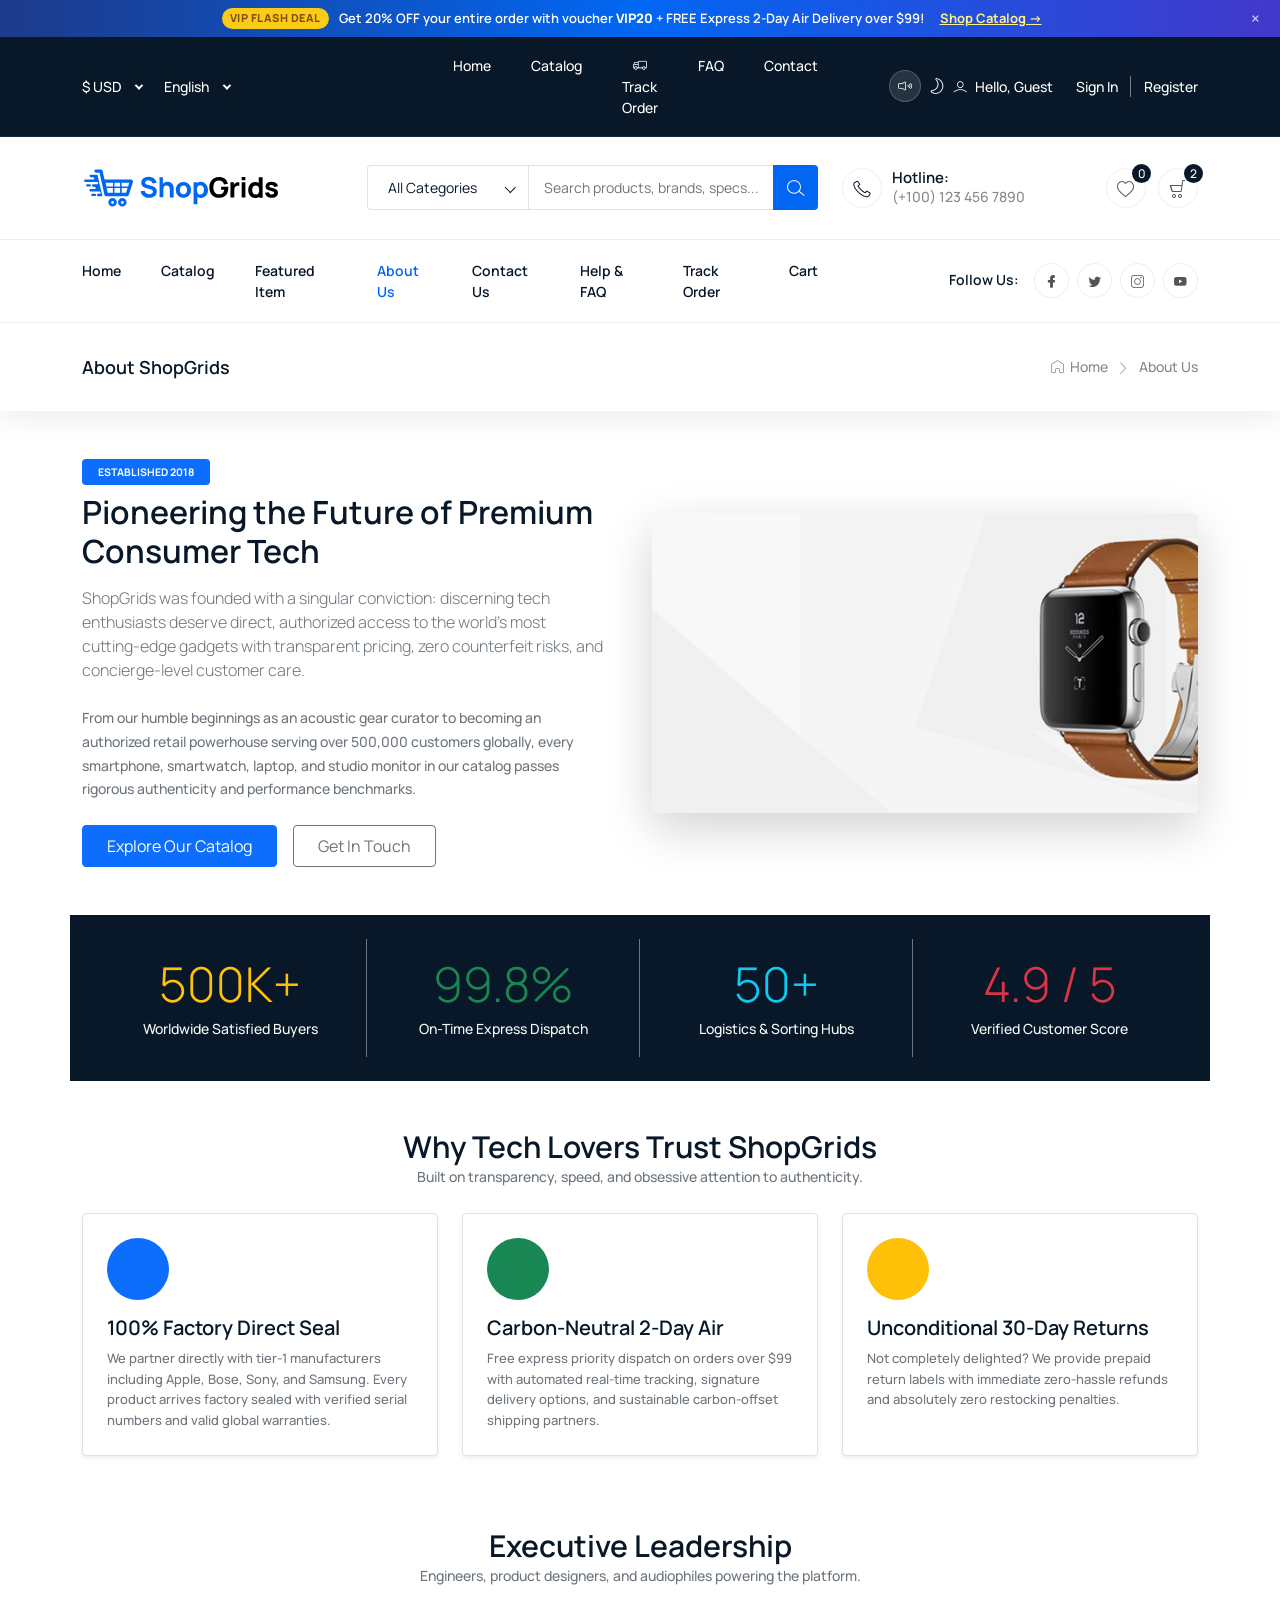
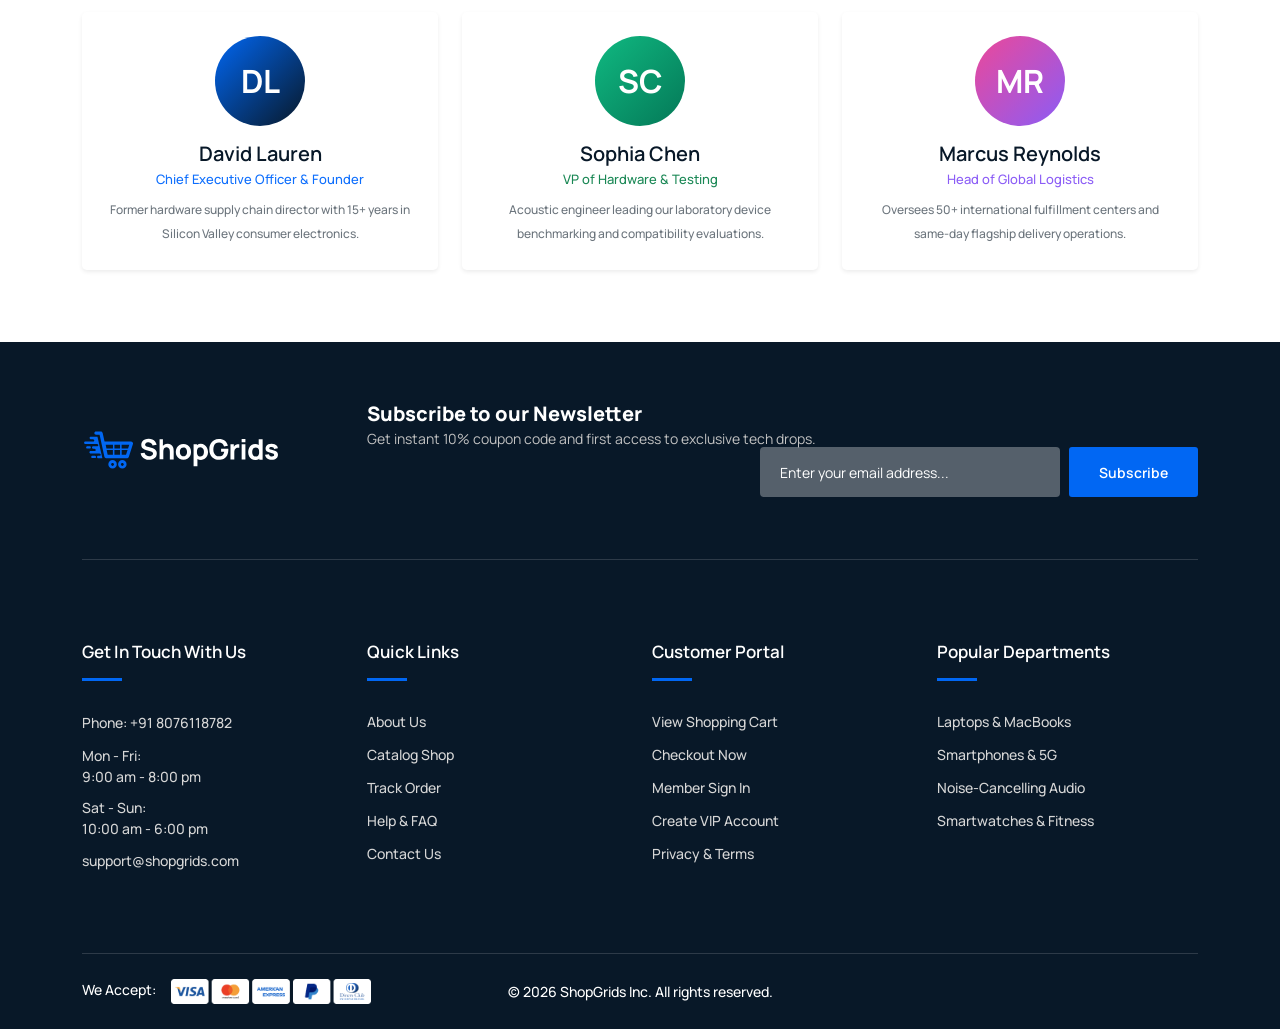
<file: about-us.html>
<!DOCTYPE html>
<html class="no-js" lang="zxx">

<head>
    <meta charset="utf-8" />
    <meta http-equiv="x-ua-compatible" content="ie=edge" />
    <title>About Us - ShopGrids Premium Electronics</title>
    <meta name="description" content="Learn about ShopGrids - authorized premium tech retailer delivering consumer electronics with global express shipping and 30-day money-back guarantee." />
    <meta name="viewport" content="width=device-width, initial-scale=1" />
    <link rel="shortcut icon" type="image/x-icon" href="assets/images/favicon.svg" />

    <!-- CSS here -->
    <link rel="stylesheet" href="assets/css/bootstrap.min.css" />
    <link rel="stylesheet" href="assets/css/LineIcons.3.0.css" />
    <link rel="stylesheet" href="assets/css/tiny-slider.css" />
    <link rel="stylesheet" href="assets/css/glightbox.min.css" />
    <link rel="stylesheet" href="assets/css/main.css" />
    <link rel="stylesheet" href="assets/css/ecommerce-features.css" />
</head>

<body>
    <!-- Preloader -->
    <div class="preloader">
        <div class="preloader-inner">
            <div class="preloader-icon">
                <span></span>
                <span></span>
            </div>
        </div>
    </div>
    <!-- /End Preloader -->

    <!-- Top Announcement Bar -->
    <div id="topAnnouncementBar" class="top-announcement-bar">
        <div class="top-announcement-content">
            <span class="top-announcement-pill">VIP FLASH DEAL</span>
            <span>Get 20% OFF your entire order with voucher <strong>VIP20</strong> + FREE Express 2-Day Air Delivery over $99!</span>
            <a href="shop-grid.html" class="top-announcement-link">Shop Catalog &rarr;</a>
        </div>
        <button type="button" class="top-announcement-close" onclick="ShopApp.closeAnnouncementBar()" title="Dismiss">&times;</button>
    </div>

    <!-- Start Header Area -->
    <header class="header navbar-area">
        <!-- Start Topbar -->
        <div class="topbar">
            <div class="container">
                <div class="row align-items-center">
                    <div class="col-lg-4 col-md-4 col-12">
                        <div class="top-left">
                            <ul class="menu-top-link">
                                <li>
                                    <div class="select-position">
                                        <select id="select4" title="Select Currency">
                                            <option value="0" selected>$ USD</option>
                                            <option value="1">€ EURO</option>
                                            <option value="2">$ CAD</option>
                                            <option value="3">₹ INR</option>
                                            <option value="4">¥ CNY</option>
                                            <option value="5">৳ BDT</option>
                                        </select>
                                    </div>
                                </li>
                                <li>
                                    <div class="select-position">
                                        <select id="select5" title="Select Language">
                                            <option value="0" selected>English</option>
                                            <option value="1">Español</option>
                                            <option value="2">Français</option>
                                            <option value="3">Deutsch</option>
                                        </select>
                                    </div>
                                </li>
                            </ul>
                        </div>
                    </div>
                    <div class="col-lg-4 col-md-4 col-12 d-none d-md-block">
                        <div class="top-middle text-center">
                            <ul class="useful-links">
                                <li><a href="index.html">Home</a></li>
                                <li><a href="shop-grid.html">Catalog</a></li>
                                <li><a href="order-tracking.html"><i class="lni lni-delivery"></i> Track Order</a></li>
                                <li><a href="faq.html">FAQ</a></li>
                                <li><a href="contact.html">Contact</a></li>
                            </ul>
                        </div>
                    </div>
                    <div class="col-lg-4 col-md-4 col-12">
                        <div class="top-end d-flex align-items-center justify-content-end gap-2">
                            <button type="button" id="soundToggleBtn" onclick="ShopApp.toggleSound()" class="sound-toggle-btn" title="Toggle Sound Effects">
                                <i class="lni lni-volume-high"></i>
                            </button>
                            <button type="button" id="themeToggleBtn" onclick="ShopApp.toggleDarkMode()" class="btn btn-sm text-white p-0" style="font-size:16px;background:none;border:none;" title="Toggle Light/Dark Mode">
                                <i class="lni lni-night"></i>
                            </button>
                            <div class="user" id="headerUserGreeting" style="cursor:pointer;" onclick="ShopApp.openAccountDashboard()" title="Open Account Dashboard">
                                <i class="lni lni-user"></i> Hello, Guest
                            </div>
                            <ul class="user-login">
                                <li><a href="login.html">Sign In</a></li>
                                <li><a href="register.html">Register</a></li>
                            </ul>
                        </div>
                    </div>
                </div>
            </div>
        </div>
        <!-- End Topbar -->

        <!-- Start Header Middle -->
        <div class="header-middle">
            <div class="container">
                <div class="row align-items-center">
                    <div class="col-lg-3 col-md-3 col-7">
                        <a class="navbar-brand" href="index.html">
                            <img src="assets/images/logo/logo.svg" alt="ShopGrids Logo">
                        </a>
                    </div>
                    <div class="col-lg-5 col-md-7 d-none d-md-block">
                        <div class="main-menu-search">
                            <div class="navbar-search search-style-5">
                                <div class="search-select">
                                    <div class="select-position">
                                        <select id="searchCategorySelect">
                                            <option value="all" selected>All Categories</option>
                                            <option value="phones">Smartphones</option>
                                            <option value="laptop">Laptops</option>
                                            <option value="headphones">Audio & Sound</option>
                                            <option value="speaker">Smart Wearables</option>
                                        </select>
                                    </div>
                                </div>
                                <div class="search-input">
                                    <input type="text" id="mainSearchInput" placeholder="Search products, brands, specs..." autocomplete="off">
                                    <div id="searchSuggestionsDropdown" class="search-suggestions-box"></div>
                                </div>
                                <div class="search-btn">
                                    <button type="button" id="mainSearchBtn"><i class="lni lni-search-alt"></i></button>
                                </div>
                            </div>
                        </div>
                    </div>
                    <div class="col-lg-4 col-md-2 col-5">
                        <div class="middle-right-area">
                            <div class="nav-hotline">
                                <i class="lni lni-phone"></i>
                                <h3>Hotline:
                                    <span>(+100) 123 456 7890</span>
                                </h3>
                            </div>
                            <div class="navbar-cart">
                                <div class="wishlist">
                                    <a href="javascript:void(0)" onclick="ShopApp.renderWishlistModal(); new bootstrap.Modal(document.getElementById('wishlistModal')).show();">
                                        <i class="lni lni-heart"></i>
                                        <span class="total-items">0</span>
                                    </a>
                                </div>
                                <div class="cart-items">
                                    <a href="javascript:void(0)" onclick="ShopApp.openCartDrawer()" class="main-btn">
                                        <i class="lni lni-cart"></i>
                                        <span class="total-items">0</span>
                                    </a>
                                </div>
                            </div>
                        </div>
                    </div>
                </div>
            </div>
        </div>
        <!-- End Header Middle -->

        <!-- Start Header Bottom -->
        <div class="container">
            <div class="row align-items-center">
                <div class="col-lg-8 col-md-6 col-12">
                    <div class="nav-inner">
                        <!-- Start Navbar -->
                        <nav class="navbar navbar-expand-lg">
                            <button class="navbar-toggler mobile-menu-btn" type="button" data-bs-toggle="collapse"
                                data-bs-target="#navbarSupportedContent" aria-controls="navbarSupportedContent"
                                aria-expanded="false" aria-label="Toggle navigation">
                                <span class="toggler-icon"></span>
                                <span class="toggler-icon"></span>
                                <span class="toggler-icon"></span>
                            </button>
                            <div class="collapse navbar-collapse sub-menu-bar" id="navbarSupportedContent">
                                <ul id="nav" class="navbar-nav ms-auto">
                                    <li class="nav-item"><a href="index.html">Home</a></li>
                                    <li class="nav-item"><a href="shop-grid.html">Catalog</a></li>
                                    <li class="nav-item"><a href="product-details.html">Featured Item</a></li>
                                    <li class="nav-item"><a href="about-us.html" class="active">About Us</a></li>
                                    <li class="nav-item"><a href="contact.html">Contact Us</a></li>
                                    <li class="nav-item"><a href="faq.html">Help & FAQ</a></li>
                                    <li class="nav-item"><a href="order-tracking.html">Track Order</a></li>
                                    <li class="nav-item"><a href="cart.html">Cart</a></li>
                                </ul>
                            </div>
                        </nav>
                        <!-- End Navbar -->
                    </div>
                </div>
                <div class="col-lg-4 col-md-6 col-12">
                    <div class="nav-social">
                        <h5 class="title">Follow Us:</h5>
                        <ul>
                            <li><a href="javascript:void(0)"><i class="lni lni-facebook-filled"></i></a></li>
                            <li><a href="javascript:void(0)"><i class="lni lni-twitter-original"></i></a></li>
                            <li><a href="javascript:void(0)"><i class="lni lni-instagram"></i></a></li>
                            <li><a href="javascript:void(0)"><i class="lni lni-youtube"></i></a></li>
                        </ul>
                    </div>
                </div>
            </div>
        </div>
        <!-- End Header Bottom -->
    </header>
    <!-- End Header Area -->

    <!-- Start Breadcrumbs -->
    <div class="breadcrumbs">
        <div class="container">
            <div class="row align-items-center">
                <div class="col-lg-6 col-md-6 col-12">
                    <div class="breadcrumbs-content">
                        <h1 class="page-title">About ShopGrids</h1>
                    </div>
                </div>
                <div class="col-lg-6 col-md-6 col-12">
                    <ul class="breadcrumb-nav">
                        <li><a href="index.html"><i class="lni lni-home"></i> Home</a></li>
                        <li>About Us</li>
                    </ul>
                </div>
            </div>
        </div>
    </div>
    <!-- End Breadcrumbs -->

    <!-- Start About Area -->
    <section class="about-us section py-5">
        <div class="container">
            <div class="row align-items-center mb-5">
                <div class="col-lg-6 col-12">
                    <div class="content-left pe-lg-4">
                        <span class="badge bg-primary px-3 py-2 mb-2 font-weight-bold">ESTABLISHED 2018</span>
                        <h2 class="font-weight-bold mb-3" style="font-size:32px;">Pioneering the Future of Premium Consumer Tech</h2>
                        <p class="lead text-muted mb-4" style="font-size:16px;">
                            ShopGrids was founded with a singular conviction: discerning tech enthusiasts deserve direct, authorized access to the world’s most cutting-edge gadgets with transparent pricing, zero counterfeit risks, and concierge-level customer care.
                        </p>
                        <p class="text-secondary mb-4" style="font-size:14px;line-height:1.7;">
                            From our humble beginnings as an acoustic gear curator to becoming an authorized retail powerhouse serving over 500,000 customers globally, every smartphone, smartwatch, laptop, and studio monitor in our catalog passes rigorous authenticity and performance benchmarks.
                        </p>
                        <div class="d-flex gap-3">
                            <a href="shop-grid.html" class="btn btn-primary px-4 py-2 font-weight-bold">Explore Our Catalog</a>
                            <a href="contact.html" class="btn btn-outline-secondary px-4 py-2">Get In Touch</a>
                        </div>
                    </div>
                </div>
                <div class="col-lg-6 col-12 mt-4 mt-lg-0">
                    <div class="content-right text-center">
                        <img src="assets/images/banner/banner-1-bg.jpg" alt="ShopGrids Story" class="img-fluid rounded-3 shadow-lg" style="max-height: 420px; width: 100%; object-fit: cover;">
                    </div>
                </div>
            </div>

            <!-- Stats Counter Strip -->
            <div class="row my-5 p-4 rounded-4" style="background:#081828; color:#fff;">
                <div class="col-lg-3 col-md-6 col-12 text-center py-3 border-end border-secondary">
                    <h2 class="display-5 font-weight-bold text-warning mb-1">500K+</h2>
                    <p class="text-light mb-0" style="font-size:14px;">Worldwide Satisfied Buyers</p>
                </div>
                <div class="col-lg-3 col-md-6 col-12 text-center py-3 border-end border-secondary">
                    <h2 class="display-5 font-weight-bold text-success mb-1">99.8%</h2>
                    <p class="text-light mb-0" style="font-size:14px;">On-Time Express Dispatch</p>
                </div>
                <div class="col-lg-3 col-md-6 col-12 text-center py-3 border-end border-secondary">
                    <h2 class="display-5 font-weight-bold text-info mb-1">50+</h2>
                    <p class="text-light mb-0" style="font-size:14px;">Logistics & Sorting Hubs</p>
                </div>
                <div class="col-lg-3 col-md-6 col-12 text-center py-3">
                    <h2 class="display-5 font-weight-bold text-danger mb-1">4.9 / 5</h2>
                    <p class="text-light mb-0" style="font-size:14px;">Verified Customer Score</p>
                </div>
            </div>

            <!-- Core Pillars -->
            <div class="row mb-5">
                <div class="col-12 text-center mb-4">
                    <h3 class="font-weight-bold">Why Tech Lovers Trust ShopGrids</h3>
                    <p class="text-muted">Built on transparency, speed, and obsessive attention to authenticity.</p>
                </div>
                <div class="col-lg-4 col-md-6 col-12 mb-4">
                    <div class="p-4 border rounded-3 h-100 bg-white shadow-sm">
                        <div class="d-inline-flex p-3 rounded-circle bg-primary bg-opacity-10 text-primary mb-3">
                            <i class="lni lni-shield" style="font-size:30px;"></i>
                        </div>
                        <h5 class="font-weight-bold mb-2">100% Factory Direct Seal</h5>
                        <p class="text-muted" style="font-size:13px;line-height:1.6;">
                            We partner directly with tier-1 manufacturers including Apple, Bose, Sony, and Samsung. Every product arrives factory sealed with verified serial numbers and valid global warranties.
                        </p>
                    </div>
                </div>
                <div class="col-lg-4 col-md-6 col-12 mb-4">
                    <div class="p-4 border rounded-3 h-100 bg-white shadow-sm">
                        <div class="d-inline-flex p-3 rounded-circle bg-success bg-opacity-10 text-success mb-3">
                            <i class="lni lni-delivery" style="font-size:30px;"></i>
                        </div>
                        <h5 class="font-weight-bold mb-2">Carbon-Neutral 2-Day Air</h5>
                        <p class="text-muted" style="font-size:13px;line-height:1.6;">
                            Free express priority dispatch on orders over $99 with automated real-time tracking, signature delivery options, and sustainable carbon-offset shipping partners.
                        </p>
                    </div>
                </div>
                <div class="col-lg-4 col-md-6 col-12 mb-4">
                    <div class="p-4 border rounded-3 h-100 bg-white shadow-sm">
                        <div class="d-inline-flex p-3 rounded-circle bg-warning bg-opacity-10 text-warning mb-3">
                            <i class="lni lni-reload" style="font-size:30px;"></i>
                        </div>
                        <h5 class="font-weight-bold mb-2">Unconditional 30-Day Returns</h5>
                        <p class="text-muted" style="font-size:13px;line-height:1.6;">
                            Not completely delighted? We provide prepaid return labels with immediate zero-hassle refunds and absolutely zero restocking penalties.
                        </p>
                    </div>
                </div>
            </div>

            <!-- Leadership Team -->
            <div class="row">
                <div class="col-12 text-center mb-4">
                    <h3 class="font-weight-bold">Executive Leadership</h3>
                    <p class="text-muted">Engineers, product designers, and audiophiles powering the platform.</p>
                </div>
                <div class="col-lg-4 col-md-6 col-12 mb-4">
                    <div class="card border-0 shadow-sm text-center p-4 rounded-3">
                        <div class="mx-auto mb-3" style="width:90px;height:90px;border-radius:50%;background:linear-gradient(135deg,#0167F3,#081828);color:#fff;display:flex;align-items:center;justify-content:center;font-size:32px;font-weight:bold;">
                            DL
                        </div>
                        <h5 class="font-weight-bold mb-1">David Lauren</h5>
                        <span class="text-primary font-weight-bold mb-2" style="font-size:13px;">Chief Executive Officer & Founder</span>
                        <p class="text-muted" style="font-size:12px;">Former hardware supply chain director with 15+ years in Silicon Valley consumer electronics.</p>
                    </div>
                </div>
                <div class="col-lg-4 col-md-6 col-12 mb-4">
                    <div class="card border-0 shadow-sm text-center p-4 rounded-3">
                        <div class="mx-auto mb-3" style="width:90px;height:90px;border-radius:50%;background:linear-gradient(135deg,#10B981,#047857);color:#fff;display:flex;align-items:center;justify-content:center;font-size:32px;font-weight:bold;">
                            SC
                        </div>
                        <h5 class="font-weight-bold mb-1">Sophia Chen</h5>
                        <span class="text-success font-weight-bold mb-2" style="font-size:13px;">VP of Hardware & Testing</span>
                        <p class="text-muted" style="font-size:12px;">Acoustic engineer leading our laboratory device benchmarking and compatibility evaluations.</p>
                    </div>
                </div>
                <div class="col-lg-4 col-md-6 col-12 mb-4">
                    <div class="card border-0 shadow-sm text-center p-4 rounded-3">
                        <div class="mx-auto mb-3" style="width:90px;height:90px;border-radius:50%;background:linear-gradient(135deg,#EC4899,#8B5CF6);color:#fff;display:flex;align-items:center;justify-content:center;font-size:32px;font-weight:bold;">
                            MR
                        </div>
                        <h5 class="font-weight-bold mb-1">Marcus Reynolds</h5>
                        <span class="text-purple font-weight-bold mb-2" style="font-size:13px;color:#8b5cf6;">Head of Global Logistics</span>
                        <p class="text-muted" style="font-size:12px;">Oversees 50+ international fulfillment centers and same-day flagship delivery operations.</p>
                    </div>
                </div>
            </div>
        </div>
    </section>
    <!-- End About Area -->

    <!-- Start Footer Area -->
    <footer class="footer">
        <div class="footer-top">
            <div class="container">
                <div class="inner-content">
                    <div class="row align-items-center">
                        <div class="col-lg-3 col-md-4 col-12">
                            <div class="footer-logo">
                                <a href="index.html">
                                    <img src="assets/images/logo/white-logo.svg" alt="ShopGrids">
                                </a>
                            </div>
                        </div>
                        <div class="col-lg-9 col-md-8 col-12">
                            <div class="footer-newsletter">
                                <h4 class="title">
                                    Subscribe to our Newsletter
                                    <span>Get instant 10% coupon code and first access to exclusive tech drops.</span>
                                </h4>
                                <div class="newsletter-form-head">
                                    <form action="#" method="get" class="newsletter-form">
                                        <input name="EMAIL" placeholder="Enter your email address..." type="email" required>
                                        <div class="button">
                                            <button class="btn" type="submit">Subscribe</button>
                                        </div>
                                    </form>
                                </div>
                            </div>
                        </div>
                    </div>
                </div>
            </div>
        </div>
        <div class="footer-middle">
            <div class="container">
                <div class="bottom-inner">
                    <div class="row">
                        <div class="col-lg-3 col-md-6 col-12">
                            <div class="single-footer f-contact">
                                <h3>Get In Touch With Us</h3>
                                <p class="phone">Phone: +91 8076118782</p>
                                <ul>
                                    <li><span>Mon - Fri: </span> 9:00 am - 8:00 pm</li>
                                    <li><span>Sat - Sun: </span> 10:00 am - 6:00 pm</li>
                                </ul>
                                <p class="mail"><a href="mailto:support@shopgrids.com">support@shopgrids.com</a></p>
                            </div>
                        </div>
                        <div class="col-lg-3 col-md-6 col-12">
                            <div class="single-footer f-link">
                                <h3>Quick Links</h3>
                                <ul>
                                    <li><a href="about-us.html">About Us</a></li>
                                    <li><a href="shop-grid.html">Catalog Shop</a></li>
                                    <li><a href="order-tracking.html">Track Order</a></li>
                                    <li><a href="faq.html">Help & FAQ</a></li>
                                    <li><a href="contact.html">Contact Us</a></li>
                                </ul>
                            </div>
                        </div>
                        <div class="col-lg-3 col-md-6 col-12">
                            <div class="single-footer f-link">
                                <h3>Customer Portal</h3>
                                <ul>
                                    <li><a href="cart.html">View Shopping Cart</a></li>
                                    <li><a href="checkout.html">Checkout Now</a></li>
                                    <li><a href="login.html">Member Sign In</a></li>
                                    <li><a href="register.html">Create VIP Account</a></li>
                                    <li><a href="terms.html">Privacy & Terms</a></li>
                                </ul>
                            </div>
                        </div>
                        <div class="col-lg-3 col-md-6 col-12">
                            <div class="single-footer f-link">
                                <h3>Popular Departments</h3>
                                <ul>
                                    <li><a href="shop-grid.html?cat=laptop">Laptops & MacBooks</a></li>
                                    <li><a href="shop-grid.html?cat=phones">Smartphones & 5G</a></li>
                                    <li><a href="shop-grid.html?cat=headphones">Noise-Cancelling Audio</a></li>
                                    <li><a href="shop-grid.html?cat=speaker">Smartwatches & Fitness</a></li>
                                </ul>
                            </div>
                        </div>
                    </div>
                </div>
            </div>
        </div>
        <div class="footer-bottom">
            <div class="container">
                <div class="inner-content">
                    <div class="row align-items-center">
                        <div class="col-lg-4 col-12">
                            <div class="payment-gateway">
                                <span>We Accept:</span>
                                <img src="assets/images/footer/credit-cards-footer.png" alt="Payment Gateways">
                            </div>
                        </div>
                        <div class="col-lg-4 col-12">
                            <div class="copyright text-center">
                                <p>© 2026 ShopGrids Inc. All rights reserved.</p>
                            </div>
                        </div>
                    </div>
                </div>
            </div>
        </div>
    </footer>
    <!-- End Footer Area -->

    <!-- JS here -->
    <script src="assets/js/bootstrap.min.js"></script>
    <script src="assets/js/tiny-slider.js"></script>
    <script src="assets/js/glightbox.min.js"></script>
    <script src="assets/js/main.js"></script>
    <script src="assets/js/ecommerce-app.js"></script>
</body>

</html>
</file>
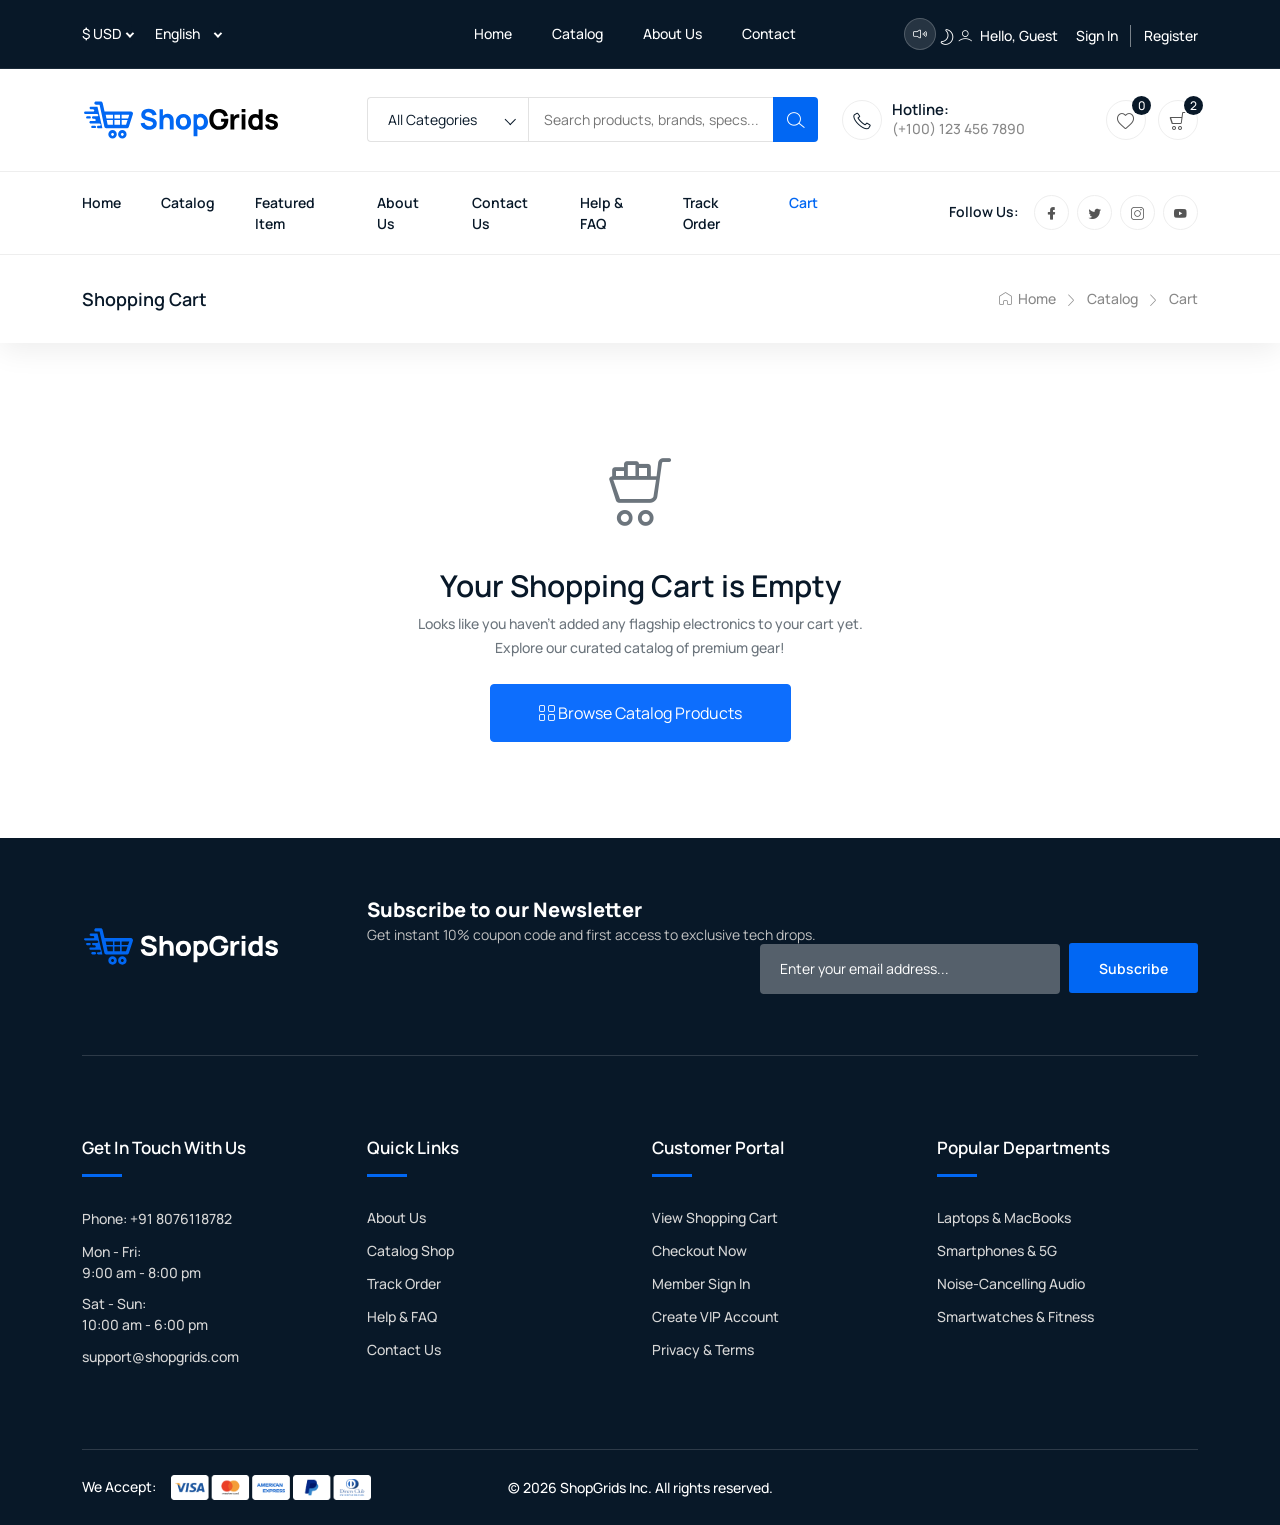
<file: cart.html>
<!DOCTYPE html>
<html class="no-js" lang="zxx">

<head>
    <meta charset="utf-8" />
    <meta http-equiv="x-ua-compatible" content="ie=edge" />
    <title>Shopping Cart - ShopGrids Premium Electronics</title>
    <meta name="description" content="Review your shopping cart, apply promotional discount coupons, estimate shipping, and proceed to secure checkout." />
    <meta name="viewport" content="width=device-width, initial-scale=1" />
    <link rel="shortcut icon" type="image/x-icon" href="assets/images/favicon.svg" />

    <!-- ========================= CSS here ========================= -->
    <link rel="stylesheet" href="assets/css/bootstrap.min.css" />
    <link rel="stylesheet" href="assets/css/LineIcons.3.0.css" />
    <link rel="stylesheet" href="assets/css/tiny-slider.css" />
    <link rel="stylesheet" href="assets/css/glightbox.min.css" />
    <link rel="stylesheet" href="assets/css/main.css" />
    <link rel="stylesheet" href="assets/css/ecommerce-features.css" />

    <style>
        .cart-page-table {
            background: #fff;
            border-radius: 10px;
            overflow: hidden;
            border: 1px solid #e9ecef;
            box-shadow: 0 4px 15px rgba(0,0,0,0.03);
        }
        body.dark-theme .cart-page-table {
            background: #142436;
            border-color: #243447;
            color: #fff;
        }
        .cart-page-table th {
            background: #f8fafc;
            padding: 16px 20px;
            font-size: 13px;
            font-weight: 700;
            text-transform: uppercase;
            letter-spacing: 0.5px;
            color: #4b5563;
            border-bottom: 2px solid #e2e8f0;
        }
        body.dark-theme .cart-page-table th {
            background: #0d1825;
            color: #94a3b8;
            border-bottom-color: #243447;
        }
        .cart-page-table td {
            padding: 20px;
            vertical-align: middle;
            border-bottom: 1px solid #f1f5f9;
        }
        body.dark-theme .cart-page-table td {
            border-bottom-color: #243447;
            color: #e2e8f0;
        }
        .cart-item-img {
            width: 75px;
            height: 75px;
            object-fit: contain;
            border-radius: 8px;
            background: #f8fafc;
            padding: 5px;
            border: 1px solid #e2e8f0;
        }
        body.dark-theme .cart-item-img {
            background: #0d1825;
            border-color: #243447;
        }
        .cart-item-title {
            font-weight: 700;
            font-size: 15px;
            color: #1f2937;
            text-decoration: none;
            display: block;
            margin-bottom: 4px;
        }
        body.dark-theme .cart-item-title {
            color: #f1f5f9;
        }
        .cart-item-title:hover {
            color: var(--ecom-primary);
        }
        .cart-qty-stepper {
            display: inline-flex;
            align-items: center;
            border: 1px solid #d1d5db;
            border-radius: 6px;
            overflow: hidden;
        }
        body.dark-theme .cart-qty-stepper {
            border-color: #334155;
        }
        .cart-qty-stepper button {
            background: #f3f4f6;
            border: none;
            width: 32px;
            height: 32px;
            font-weight: bold;
            color: #374151;
            transition: background 0.2s;
        }
        body.dark-theme .cart-qty-stepper button {
            background: #1e293b;
            color: #cbd5e1;
        }
        .cart-qty-stepper button:hover {
            background: #e5e7eb;
        }
        body.dark-theme .cart-qty-stepper button:hover {
            background: #334155;
        }
        .cart-qty-stepper span {
            width: 38px;
            text-align: center;
            font-weight: 700;
            font-size: 14px;
        }
        .cart-summary-card {
            background: #fff;
            border-radius: 10px;
            border: 1px solid #e9ecef;
            padding: 24px;
            box-shadow: 0 4px 15px rgba(0,0,0,0.03);
        }
        body.dark-theme .cart-summary-card {
            background: #142436;
            border-color: #243447;
            color: #fff;
        }
        .summary-row {
            display: flex;
            justify-content: space-between;
            align-items: center;
            padding: 10px 0;
            font-size: 14px;
            color: #4b5563;
        }
        body.dark-theme .summary-row {
            color: #cbd5e1;
        }
        .summary-row.total {
            font-size: 18px;
            font-weight: 800;
            color: #111827;
            border-top: 2px dashed #e2e8f0;
            margin-top: 10px;
            padding-top: 15px;
        }
        body.dark-theme .summary-row.total {
            color: #fff;
            border-top-color: #243447;
        }
        .trust-badge-item {
            display: flex;
            align-items: center;
            gap: 12px;
            padding: 12px;
            border-radius: 8px;
            background: #f8fafc;
            border: 1px solid #e2e8f0;
            margin-bottom: 10px;
        }
        body.dark-theme .trust-badge-item {
            background: #0d1825;
            border-color: #243447;
        }
        .trust-badge-item i {
            font-size: 24px;
            color: var(--ecom-primary);
        }
    </style>
</head>

<body>
    <!-- Preloader -->
    <div class="preloader">
        <div class="preloader-inner">
            <div class="preloader-icon">
                <span></span>
                <span></span>
            </div>
        </div>
    </div>
    <!-- /End Preloader -->

    <!-- Start Header Area -->
    <header class="header navbar-area">
        <!-- Start Topbar -->
        <div class="topbar">
            <div class="container">
                <div class="row align-items-center">
                    <div class="col-lg-4 col-md-4 col-12">
                        <div class="top-left">
                            <ul class="menu-top-link">
                                <li>
                                    <div class="select-position">
                                        <select id="currencySelector" onchange="ShopApp.setCurrency(this.value)">
                                            <option value="USD" selected>$ USD</option>
                                            <option value="EUR">€ EUR</option>
                                            <option value="GBP">£ GBP</option>
                                            <option value="CAD">$ CAD</option>
                                            <option value="INR">₹ INR</option>
                                            <option value="CNY">¥ CNY</option>
                                        </select>
                                    </div>
                                </li>
                                <li>
                                    <div class="select-position">
                                        <select id="languageSelector">
                                            <option value="en" selected>English</option>
                                            <option value="es">Español</option>
                                            <option value="fr">Français</option>
                                            <option value="de">Deutsch</option>
                                            <option value="ar">العربية</option>
                                        </select>
                                    </div>
                                </li>
                            </ul>
                        </div>
                    </div>
                    <div class="col-lg-4 col-md-4 col-12">
                        <div class="top-middle">
                            <ul class="useful-links">
                                <li><a href="index.html">Home</a></li>
                                <li><a href="shop-grid.html">Catalog</a></li>
                                <li><a href="about-us.html">About Us</a></li>
                                <li><a href="contact.html">Contact</a></li>
                            </ul>
                        </div>
                    </div>
                    <div class="col-lg-4 col-md-4 col-12">
                        <div class="top-end">
                            <button type="button" id="soundToggleBtn" onclick="ShopApp.toggleSound()" class="sound-toggle-btn" title="Toggle Sound Effects">
                                <i class="lni lni-volume-high"></i>
                            </button>
                            <button type="button" id="themeToggleBtn" onclick="ShopApp.toggleDarkMode()" class="btn btn-sm text-white p-0" style="font-size:16px;background:none;border:none;" title="Toggle Light/Dark Mode">
                                <i class="lni lni-night"></i>
                            </button>
                            <div class="user" id="headerUserGreeting" style="cursor:pointer;" onclick="ShopApp.openAccountDashboard()" title="Open Account Dashboard">
                                <i class="lni lni-user"></i> Hello, Guest
                            </div>
                            <ul class="user-login">
                                <li><a href="login.html">Sign In</a></li>
                                <li><a href="register.html">Register</a></li>
                            </ul>
                        </div>
                    </div>
                </div>
            </div>
        </div>
        <!-- End Topbar -->

        <!-- Start Header Middle -->
        <div class="header-middle">
            <div class="container">
                <div class="row align-items-center">
                    <div class="col-lg-3 col-md-3 col-7">
                        <a class="navbar-brand" href="index.html">
                            <img src="assets/images/logo/logo.svg" alt="ShopGrids Logo">
                        </a>
                    </div>
                    <div class="col-lg-5 col-md-7 d-none d-md-block">
                        <div class="main-menu-search">
                            <div class="navbar-search search-style-5">
                                <div class="search-select">
                                    <div class="select-position">
                                        <select id="searchCategorySelect">
                                            <option value="all" selected>All Categories</option>
                                            <option value="phones">Smartphones</option>
                                            <option value="laptop">Laptops</option>
                                            <option value="headphones">Audio & Sound</option>
                                            <option value="speaker">Smart Wearables</option>
                                        </select>
                                    </div>
                                </div>
                                <div class="search-input">
                                    <input type="text" id="mainSearchInput" placeholder="Search products, brands, specs..." autocomplete="off">
                                    <div id="searchSuggestionsDropdown" class="search-suggestions-box"></div>
                                </div>
                                <div class="search-btn">
                                    <button type="button" id="mainSearchBtn"><i class="lni lni-search-alt"></i></button>
                                </div>
                            </div>
                        </div>
                    </div>
                    <div class="col-lg-4 col-md-2 col-5">
                        <div class="middle-right-area">
                            <div class="nav-hotline">
                                <i class="lni lni-phone"></i>
                                <h3>Hotline:
                                    <span>(+100) 123 456 7890</span>
                                </h3>
                            </div>
                            <div class="navbar-cart">
                                <div class="wishlist">
                                    <a href="javascript:void(0)" onclick="ShopApp.renderWishlistModal(); new bootstrap.Modal(document.getElementById('wishlistModal')).show();">
                                        <i class="lni lni-heart"></i>
                                        <span class="total-items">0</span>
                                    </a>
                                </div>
                                <div class="cart-items">
                                    <a href="javascript:void(0)" onclick="ShopApp.openCartDrawer()" class="main-btn">
                                        <i class="lni lni-cart"></i>
                                        <span class="total-items">0</span>
                                    </a>
                                </div>
                            </div>
                        </div>
                    </div>
                </div>
            </div>
        </div>
        <!-- End Header Middle -->

        <!-- Start Header Bottom -->
        <div class="container">
            <div class="row align-items-center">
                <div class="col-lg-8 col-md-6 col-12">
                    <div class="nav-inner">
                        <!-- Start Navbar -->
                        <nav class="navbar navbar-expand-lg">
                            <button class="navbar-toggler mobile-menu-btn" type="button" data-bs-toggle="collapse"
                                data-bs-target="#navbarSupportedContent" aria-controls="navbarSupportedContent"
                                aria-expanded="false" aria-label="Toggle navigation">
                                <span class="toggler-icon"></span>
                                <span class="toggler-icon"></span>
                                <span class="toggler-icon"></span>
                            </button>
                            <div class="collapse navbar-collapse sub-menu-bar" id="navbarSupportedContent">
                                <ul id="nav" class="navbar-nav ms-auto">
                                    <li class="nav-item"><a href="index.html">Home</a></li>
                                    <li class="nav-item"><a href="shop-grid.html">Catalog</a></li>
                                    <li class="nav-item"><a href="product-details.html">Featured Item</a></li>
                                    <li class="nav-item"><a href="about-us.html">About Us</a></li>
                                    <li class="nav-item"><a href="contact.html">Contact Us</a></li>
                                    <li class="nav-item"><a href="faq.html">Help & FAQ</a></li>
                                    <li class="nav-item"><a href="order-tracking.html">Track Order</a></li>
                                    <li class="nav-item"><a href="cart.html" class="active">Cart</a></li>
                                </ul>
                            </div>
                        </nav>
                        <!-- End Navbar -->
                    </div>
                </div>
                <div class="col-lg-4 col-md-6 col-12">
                    <div class="nav-social">
                        <h5 class="title">Follow Us:</h5>
                        <ul>
                            <li><a href="javascript:void(0)"><i class="lni lni-facebook-filled"></i></a></li>
                            <li><a href="javascript:void(0)"><i class="lni lni-twitter-original"></i></a></li>
                            <li><a href="javascript:void(0)"><i class="lni lni-instagram"></i></a></li>
                            <li><a href="javascript:void(0)"><i class="lni lni-youtube"></i></a></li>
                        </ul>
                    </div>
                </div>
            </div>
        </div>
        <!-- End Header Bottom -->
    </header>
    <!-- End Header Area -->

    <!-- Start Breadcrumbs -->
    <div class="breadcrumbs">
        <div class="container">
            <div class="row align-items-center">
                <div class="col-lg-6 col-md-6 col-12">
                    <div class="breadcrumbs-content">
                        <h1 class="page-title">Shopping Cart</h1>
                    </div>
                </div>
                <div class="col-lg-6 col-md-6 col-12">
                    <ul class="breadcrumb-nav">
                        <li><a href="index.html"><i class="lni lni-home"></i> Home</a></li>
                        <li><a href="shop-grid.html">Catalog</a></li>
                        <li>Cart</li>
                    </ul>
                </div>
            </div>
        </div>
    </div>
    <!-- End Breadcrumbs -->

    <!-- Start Shopping Cart Section -->
    <section class="section py-5">
        <div class="container">
            <div id="cartPageFilledView">
                <div class="row g-4">
                    <!-- Cart Items Table (Col-lg-8) -->
                    <div class="col-lg-8 col-12">
                        <div class="cart-page-table table-responsive mb-4">
                            <table class="table mb-0 align-middle">
                                <thead>
                                    <tr>
                                        <th scope="col" style="min-width:280px;">Product</th>
                                        <th scope="col" class="text-center" style="min-width:110px;">Price</th>
                                        <th scope="col" class="text-center" style="min-width:130px;">Quantity</th>
                                        <th scope="col" class="text-center" style="min-width:110px;">Total</th>
                                        <th scope="col" class="text-center" style="width:60px;">Action</th>
                                    </tr>
                                </thead>
                                <tbody id="cartTableBody">
                                    <!-- Rendered dynamically -->
                                </tbody>
                            </table>
                        </div>

                        <!-- Table Bottom Action Buttons -->
                        <div class="d-flex flex-wrap justify-content-between align-items-center gap-3 mb-4">
                            <a href="shop-grid.html" class="btn btn-outline-secondary px-4">
                                <i class="lni lni-arrow-left"></i> Continue Shopping
                            </a>
                            <button type="button" class="btn btn-outline-danger px-4" onclick="CartPage.clearAllCart()">
                                <i class="lni lni-trash-can"></i> Clear Cart
                            </button>
                        </div>

                        <!-- Coupon & Estimator Cards -->
                        <div class="row g-4">
                            <div class="col-md-6 col-12">
                                <div class="cart-summary-card">
                                    <h5 class="font-weight-bold mb-3"><i class="lni lni-tag"></i> Have a Promo Coupon?</h5>
                                    <p class="text-muted" style="font-size:13px;">Try promo code <strong>SAVE20</strong> (20% off) or <strong>FREESHIP</strong> for free expedited shipping.</p>
                                    <div class="input-group mb-2">
                                        <input type="text" id="cartPageCouponInput" class="form-control text-uppercase" placeholder="Enter coupon code">
                                        <button class="btn btn-primary" type="button" onclick="CartPage.applyCoupon()">Apply</button>
                                    </div>
                                    <div id="cartCouponFeedback" style="font-size:12px;"></div>
                                </div>
                            </div>
                            <div class="col-md-6 col-12">
                                <div class="cart-summary-card">
                                    <h5 class="font-weight-bold mb-3"><i class="lni lni-delivery"></i> Shipping Estimator</h5>
                                    <div class="mb-2">
                                        <select class="form-select form-select-sm" id="cartEstimateCountry">
                                            <option value="US" selected>United States (USD)</option>
                                            <option value="UK">United Kingdom (GBP)</option>
                                            <option value="CA">Canada (CAD)</option>
                                            <option value="EU">European Union (EUR)</option>
                                            <option value="IN">India (INR)</option>
                                        </select>
                                    </div>
                                    <div class="input-group">
                                        <input type="text" class="form-control form-control-sm" placeholder="ZIP / Postal Code" value="94016">
                                        <button class="btn btn-sm btn-outline-primary" type="button" onclick="ShopApp.showToast('Shipping estimated! Free express shipping on orders over $100.', 'success')">Estimate</button>
                                    </div>
                                </div>
                            </div>
                        </div>
                    </div>

                    <!-- Cart Summary (Col-lg-4) -->
                    <div class="col-lg-4 col-12">
                        <div class="cart-summary-card mb-4">
                            <h5 class="font-weight-bold mb-3 border-bottom pb-3">Order Summary</h5>
                            
                            <div class="summary-row">
                                <span>Subtotal</span>
                                <strong id="cartSummarySubtotal">$0.00</strong>
                            </div>
                            <div class="summary-row" id="cartSummaryDiscountRow" style="display:none;">
                                <span class="text-success"><i class="lni lni-checkmark-circle"></i> Coupon Discount</span>
                                <strong class="text-success" id="cartSummaryDiscount">-$0.00</strong>
                            </div>
                            <div class="summary-row">
                                <span>Shipping Estimate</span>
                                <span id="cartSummaryShipping" class="text-success font-weight-bold">Free</span>
                            </div>
                            <div class="summary-row">
                                <span>Estimated Tax (7%)</span>
                                <span id="cartSummaryTax">$0.00</span>
                            </div>
                            
                            <div class="summary-row total">
                                <span>Estimated Total</span>
                                <span class="text-primary font-weight-bold" id="cartSummaryTotal">$0.00</span>
                            </div>

                            <a href="checkout.html" class="btn btn-primary w-100 py-3 mt-4 font-weight-bold d-flex align-items-center justify-content-center gap-2" style="font-size:16px;">
                                <i class="lni lni-lock"></i> Proceed to Secure Checkout
                            </a>

                            <div class="text-center mt-3">
                                <span class="text-muted" style="font-size:12px;">
                                    <i class="lni lni-shield"></i> 256-Bit SSL Encrypted & Bank-Grade Security
                                </span>
                            </div>
                        </div>

                        <!-- Trust Badges Card -->
                        <div class="cart-summary-card">
                            <div class="trust-badge-item">
                                <i class="lni lni-checkmark-circle"></i>
                                <div>
                                    <h6 class="mb-0 font-weight-bold" style="font-size:14px;">30-Day Money-Back Guarantee</h6>
                                    <small class="text-muted">Return any unopened item within 30 days.</small>
                                </div>
                            </div>
                            <div class="trust-badge-item">
                                <i class="lni lni-rocket"></i>
                                <div>
                                    <h6 class="mb-0 font-weight-bold" style="font-size:14px;">Fast & Insured Worldwide Delivery</h6>
                                    <small class="text-muted">All orders tracked via priority FedEx carrier.</small>
                                </div>
                            </div>
                            <div class="trust-badge-item mb-0">
                                <i class="lni lni-support"></i>
                                <div>
                                    <h6 class="mb-0 font-weight-bold" style="font-size:14px;">24/7 Expert Technical Concierge</h6>
                                    <small class="text-muted">Live human support ready for questions.</small>
                                </div>
                            </div>
                        </div>
                    </div>
                </div>
            </div>

            <!-- Empty Cart State -->
            <div id="cartPageEmptyView" class="text-center py-5" style="display:none;">
                <div class="mb-4 text-muted" style="font-size:70px;">
                    <i class="lni lni-cart-full"></i>
                </div>
                <h3 class="font-weight-bold mb-2">Your Shopping Cart is Empty</h3>
                <p class="text-muted mb-4" style="max-width:450px;margin:0 auto;">Looks like you haven't added any flagship electronics to your cart yet. Explore our curated catalog of premium gear!</p>
                <a href="shop-grid.html" class="btn btn-primary px-5 py-3 font-weight-bold">
                    <i class="lni lni-grid-alt"></i> Browse Catalog Products
                </a>
            </div>
        </div>
    </section>
    <!-- End Shopping Cart Section -->

    <!-- Start Footer Area -->
    <footer class="footer">
        <div class="footer-top">
            <div class="container">
                <div class="inner-content">
                    <div class="row align-items-center">
                        <div class="col-lg-3 col-md-4 col-12">
                            <div class="footer-logo">
                                <a href="index.html">
                                    <img src="assets/images/logo/white-logo.svg" alt="ShopGrids">
                                </a>
                            </div>
                        </div>
                        <div class="col-lg-9 col-md-8 col-12">
                            <div class="footer-newsletter">
                                <h4 class="title">
                                    Subscribe to our Newsletter
                                    <span>Get instant 10% coupon code and first access to exclusive tech drops.</span>
                                </h4>
                                <div class="newsletter-form-head">
                                    <form action="#" method="get" class="newsletter-form">
                                        <input name="EMAIL" placeholder="Enter your email address..." type="email" required>
                                        <div class="button">
                                            <button class="btn" type="submit">Subscribe</button>
                                        </div>
                                    </form>
                                </div>
                            </div>
                        </div>
                    </div>
                </div>
            </div>
        </div>
        <div class="footer-middle">
            <div class="container">
                <div class="bottom-inner">
                    <div class="row">
                        <div class="col-lg-3 col-md-6 col-12">
                            <div class="single-footer f-contact">
                                <h3>Get In Touch With Us</h3>
                                <p class="phone">Phone: +91 8076118782</p>
                                <ul>
                                    <li><span>Mon - Fri: </span> 9:00 am - 8:00 pm</li>
                                    <li><span>Sat - Sun: </span> 10:00 am - 6:00 pm</li>
                                </ul>
                                <p class="mail"><a href="mailto:support@shopgrids.com">support@shopgrids.com</a></p>
                            </div>
                        </div>
                        <div class="col-lg-3 col-md-6 col-12">
                            <div class="single-footer f-link">
                                <h3>Quick Links</h3>
                                <ul>
                                    <li><a href="about-us.html">About Us</a></li>
                                    <li><a href="shop-grid.html">Catalog Shop</a></li>
                                    <li><a href="order-tracking.html">Track Order</a></li>
                                    <li><a href="faq.html">Help & FAQ</a></li>
                                    <li><a href="contact.html">Contact Us</a></li>
                                </ul>
                            </div>
                        </div>
                        <div class="col-lg-3 col-md-6 col-12">
                            <div class="single-footer f-link">
                                <h3>Customer Portal</h3>
                                <ul>
                                    <li><a href="cart.html">View Shopping Cart</a></li>
                                    <li><a href="checkout.html">Checkout Now</a></li>
                                    <li><a href="login.html">Member Sign In</a></li>
                                    <li><a href="register.html">Create VIP Account</a></li>
                                    <li><a href="terms.html">Privacy & Terms</a></li>
                                </ul>
                            </div>
                        </div>
                        <div class="col-lg-3 col-md-6 col-12">
                            <div class="single-footer f-link">
                                <h3>Popular Departments</h3>
                                <ul>
                                    <li><a href="shop-grid.html?cat=laptop">Laptops & MacBooks</a></li>
                                    <li><a href="shop-grid.html?cat=phones">Smartphones & 5G</a></li>
                                    <li><a href="shop-grid.html?cat=headphones">Noise-Cancelling Audio</a></li>
                                    <li><a href="shop-grid.html?cat=speaker">Smartwatches & Fitness</a></li>
                                </ul>
                            </div>
                        </div>
                    </div>
                </div>
            </div>
        </div>
        <div class="footer-bottom">
            <div class="container">
                <div class="inner-content">
                    <div class="row align-items-center">
                        <div class="col-lg-4 col-12">
                            <div class="payment-gateway">
                                <span>We Accept:</span>
                                <img src="assets/images/footer/credit-cards-footer.png" alt="Payment Gateways">
                            </div>
                        </div>
                        <div class="col-lg-4 col-12">
                            <div class="copyright text-center">
                                <p>© 2026 ShopGrids Inc. All rights reserved.</p>
                            </div>
                        </div>
                    </div>
                </div>
            </div>
        </div>
    </footer>
    <!-- End Footer Area -->

    <!-- JS here -->
    <script src="assets/js/bootstrap.min.js"></script>
    <script src="assets/js/tiny-slider.js"></script>
    <script src="assets/js/glightbox.min.js"></script>
    <script src="assets/js/main.js"></script>
    <script src="assets/js/ecommerce-app.js"></script>

    <!-- Cart Page Interactive Script -->
    <script>
        const CartPage = (function() {
            function getCart() {
                try {
                    return JSON.parse(localStorage.getItem('shopgrids_cart') || '[]');
                } catch(e) {
                    return [];
                }
            }

            function renderCartPage() {
                const cart = getCart();
                const filledView = document.getElementById('cartPageFilledView');
                const emptyView = document.getElementById('cartPageEmptyView');
                const tbody = document.getElementById('cartTableBody');

                if (!cart || cart.length === 0) {
                    filledView.style.display = 'none';
                    emptyView.style.display = 'block';
                    return;
                }

                filledView.style.display = 'block';
                emptyView.style.display = 'none';

                let subtotal = 0;

                tbody.innerHTML = cart.map(item => {
                    const itemTotal = (item.price || 0) * (item.qty || 1);
                    subtotal += itemTotal;

                    return `
                        <tr>
                            <td>
                                <div class="d-flex align-items-center gap-3">
                                    <img src="${item.image}" alt="${item.title}" class="cart-item-img">
                                    <div>
                                        <a href="product-details.html" class="cart-item-title">${item.title}</a>
                                        <small class="text-muted d-block">${item.sku ? 'SKU: ' + item.sku : 'SKU: PRD-' + item.id}</small>
                                        ${item.selectedColor ? `<small class="badge bg-light text-dark border">Color: ${item.selectedColor}</small>` : ''}
                                    </div>
                                </div>
                            </td>
                            <td class="text-center font-weight-bold">
                                ${ShopApp ? ShopApp.formatMoney(item.price) : '$' + item.price.toFixed(2)}
                            </td>
                            <td class="text-center">
                                <div class="cart-qty-stepper">
                                    <button type="button" onclick="CartPage.updateQty('${item.id}', -1)">-</button>
                                    <span>${item.qty}</span>
                                    <button type="button" onclick="CartPage.updateQty('${item.id}', 1)">+</button>
                                </div>
                            </td>
                            <td class="text-center font-weight-bold text-primary">
                                ${ShopApp ? ShopApp.formatMoney(itemTotal) : '$' + itemTotal.toFixed(2)}
                            </td>
                            <td class="text-center">
                                <button type="button" class="btn btn-sm text-danger" onclick="CartPage.removeItem('${item.id}')" title="Remove Item">
                                    <i class="lni lni-trash-can" style="font-size:18px;"></i>
                                </button>
                            </td>
                        </tr>
                    `;
                }).join('');

                // Calculations
                const appliedCoupon = localStorage.getItem('shopgrids_applied_coupon');
                let discount = 0;
                if (appliedCoupon === 'SAVE20') {
                    discount = subtotal * 0.20;
                } else if (appliedCoupon === 'TECH15') {
                    discount = subtotal * 0.15;
                }

                const shipping = subtotal > 100 || appliedCoupon === 'FREESHIP' ? 0 : 15;
                const tax = (subtotal - discount) * 0.07;
                const grandTotal = Math.max(0, subtotal - discount + shipping + tax);

                document.getElementById('cartSummarySubtotal').textContent = ShopApp ? ShopApp.formatMoney(subtotal) : '$' + subtotal.toFixed(2);
                
                const discRow = document.getElementById('cartSummaryDiscountRow');
                if (discount > 0) {
                    discRow.style.display = 'flex';
                    document.getElementById('cartSummaryDiscount').textContent = '-' + (ShopApp ? ShopApp.formatMoney(discount) : '$' + discount.toFixed(2));
                } else {
                    discRow.style.display = 'none';
                }

                document.getElementById('cartSummaryShipping').textContent = shipping === 0 ? 'FREE' : (ShopApp ? ShopApp.formatMoney(shipping) : '$' + shipping.toFixed(2));
                document.getElementById('cartSummaryTax').textContent = ShopApp ? ShopApp.formatMoney(tax) : '$' + tax.toFixed(2);
                document.getElementById('cartSummaryTotal').textContent = ShopApp ? ShopApp.formatMoney(grandTotal) : '$' + grandTotal.toFixed(2);
            }

            function updateQty(id, change) {
                if (window.ShopApp && typeof window.ShopApp.changeCartQty === 'function') {
                    window.ShopApp.changeCartQty(id, change);
                } else {
                    let cart = getCart();
                    const item = cart.find(i => i.id === id);
                    if (item) {
                        item.qty = Math.max(1, (item.qty || 1) + change);
                        localStorage.setItem('shopgrids_cart', JSON.stringify(cart));
                    }
                }
                renderCartPage();
            }

            function removeItem(id) {
                if (window.ShopApp && typeof window.ShopApp.removeFromCart === 'function') {
                    window.ShopApp.removeFromCart(id);
                } else {
                    let cart = getCart();
                    cart = cart.filter(i => i.id !== id);
                    localStorage.setItem('shopgrids_cart', JSON.stringify(cart));
                }
                renderCartPage();
            }

            function clearAllCart() {
                if (confirm('Are you sure you want to clear your entire cart?')) {
                    localStorage.setItem('shopgrids_cart', JSON.stringify([]));
                    renderCartPage();
                    if (window.ShopApp) {
                        ShopApp.showToast('Shopping cart has been cleared.', 'info');
                    }
                }
            }

            function applyCoupon() {
                const input = document.getElementById('cartPageCouponInput');
                const feedback = document.getElementById('cartCouponFeedback');
                if (!input) return;

                const code = input.value.trim().toUpperCase();
                if (code === 'SAVE20' || code === 'TECH15' || code === 'FREESHIP') {
                    localStorage.setItem('shopgrids_applied_coupon', code);
                    feedback.innerHTML = `<span class="text-success font-weight-bold"><i class="lni lni-checkmark-circle"></i> Coupon ${code} applied successfully!</span>`;
                    if (window.ShopApp) ShopApp.showToast(`Coupon ${code} applied!`, 'success');
                    renderCartPage();
                } else {
                    feedback.innerHTML = `<span class="text-danger font-weight-bold"><i class="lni lni-cross-circle"></i> Invalid promo code. Try SAVE20.</span>`;
                }
            }

            return {
                init: function() {
                    renderCartPage();
                    // Listen for global storage changes from other tabs or drawer
                    window.addEventListener('storage', renderCartPage);
                },
                updateQty,
                removeItem,
                clearAllCart,
                applyCoupon,
                renderCartPage
            };
        })();

        document.addEventListener('DOMContentLoaded', function() {
            CartPage.init();
        });
    </script>
</body>

</html>
</file>
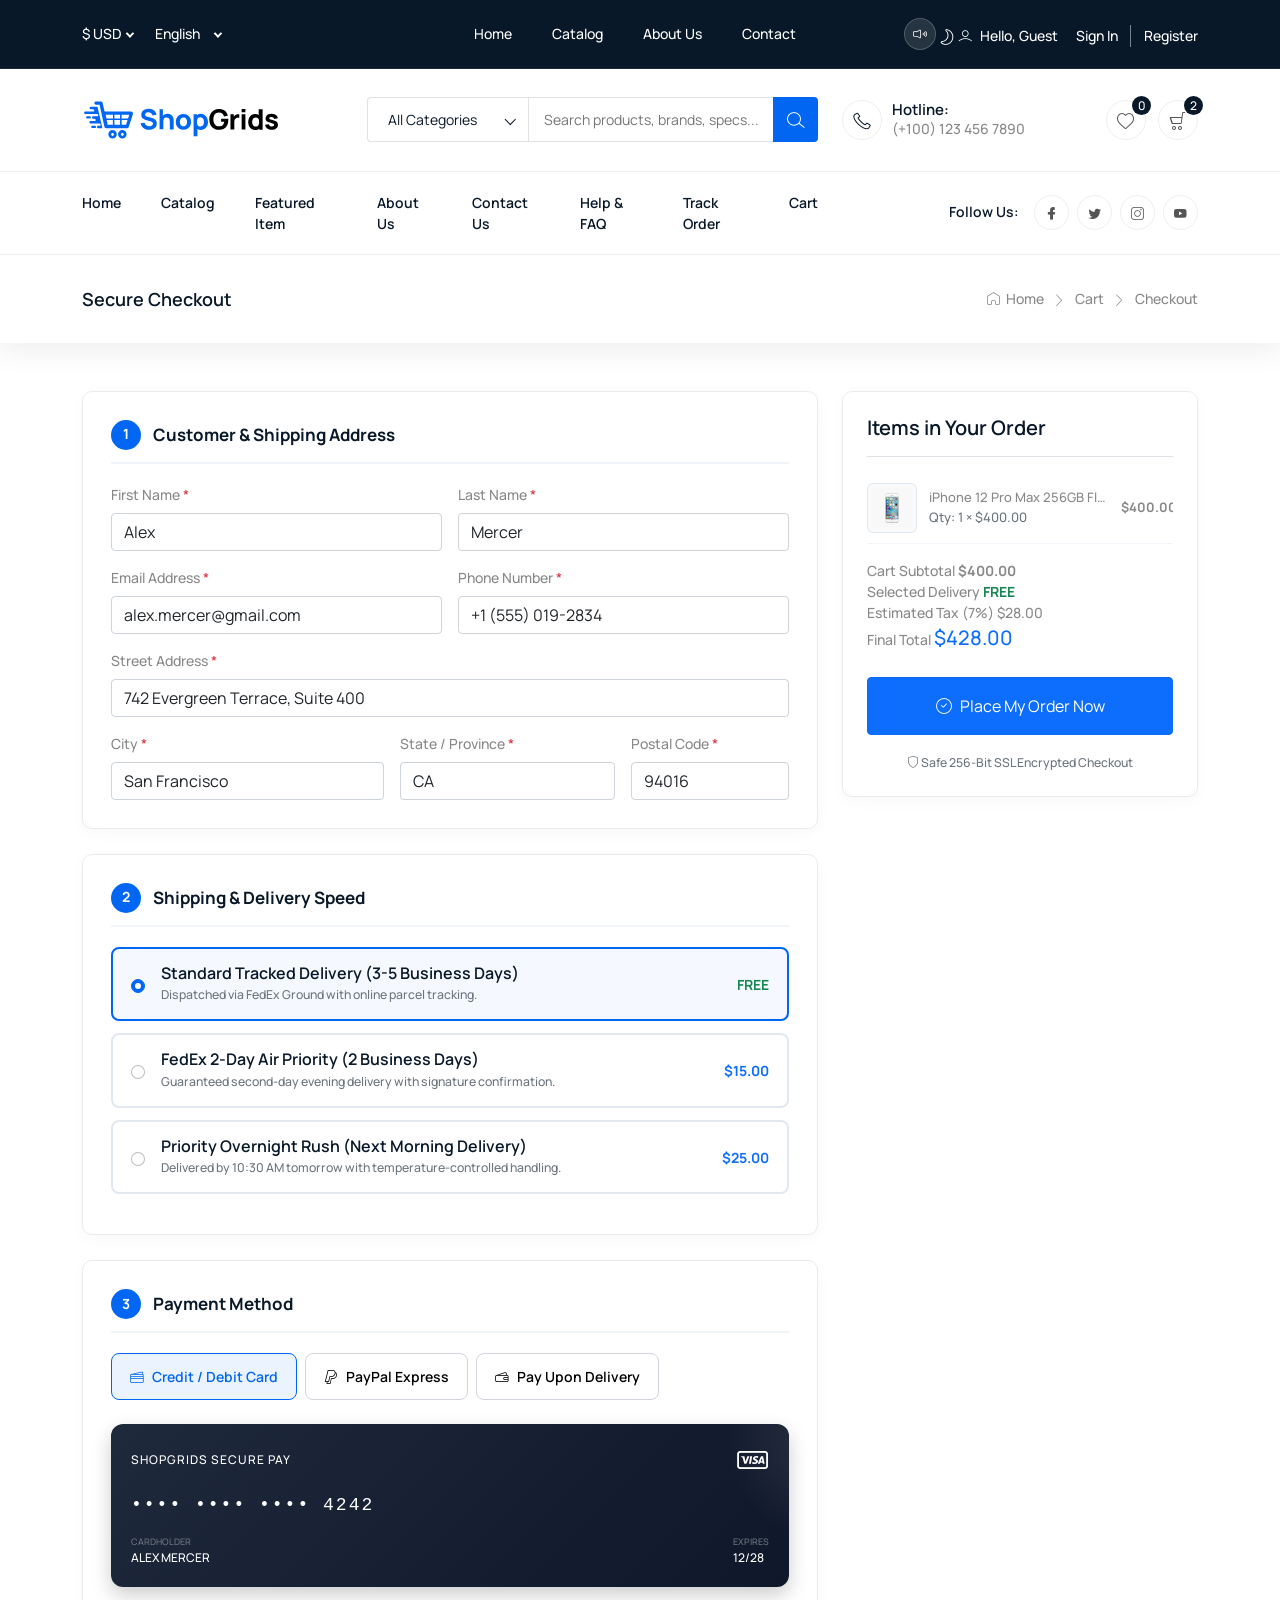
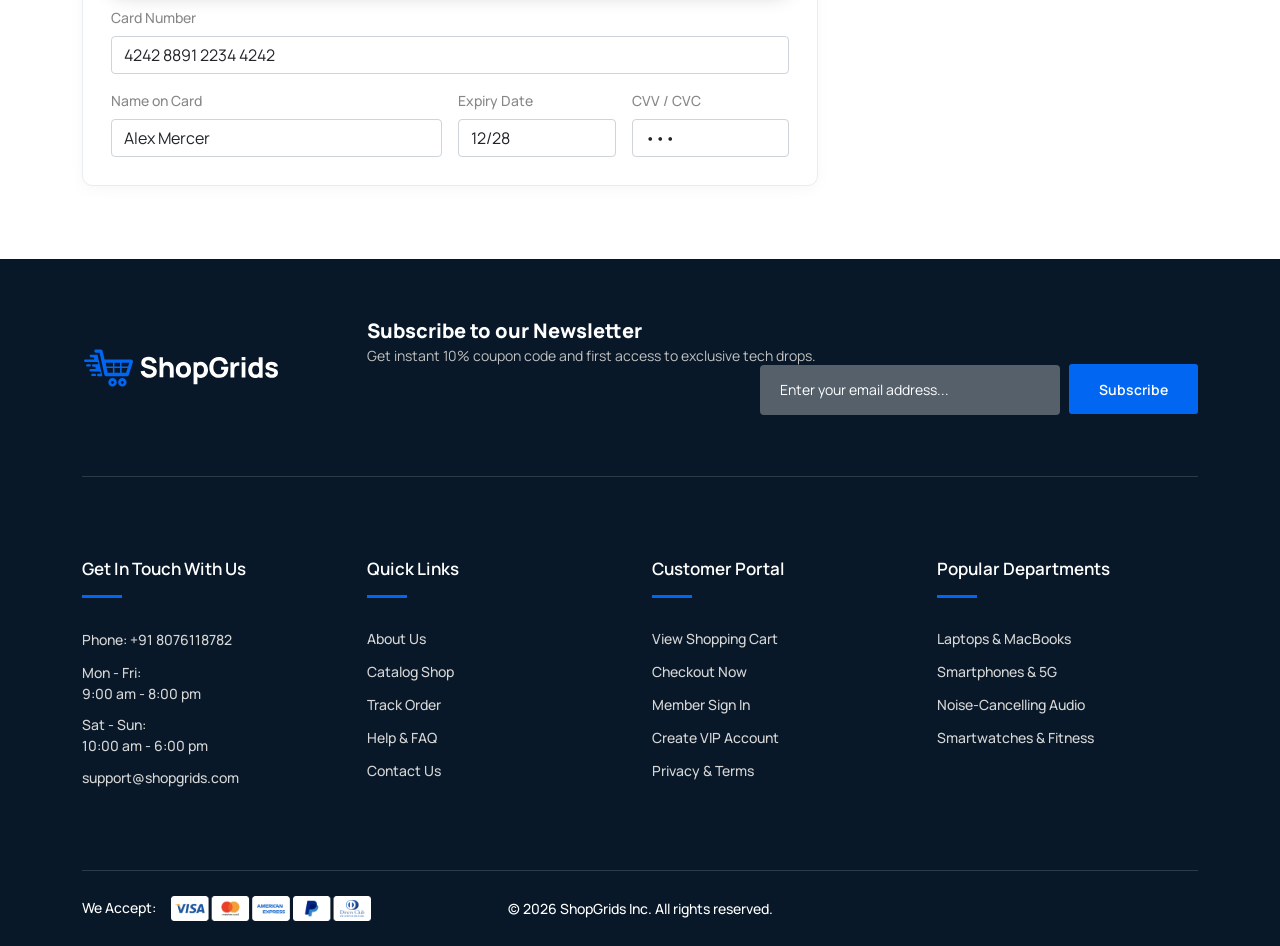
<file: checkout.html>
<!DOCTYPE html>
<html class="no-js" lang="zxx">

<head>
    <meta charset="utf-8" />
    <meta http-equiv="x-ua-compatible" content="ie=edge" />
    <title>Secure Checkout - ShopGrids Premium Electronics</title>
    <meta name="description" content="Complete your electronics order with bank-grade 256-bit SSL encryption, multiple payment methods, and express delivery options." />
    <meta name="viewport" content="width=device-width, initial-scale=1" />
    <link rel="shortcut icon" type="image/x-icon" href="assets/images/favicon.svg" />

    <!-- ========================= CSS here ========================= -->
    <link rel="stylesheet" href="assets/css/bootstrap.min.css" />
    <link rel="stylesheet" href="assets/css/LineIcons.3.0.css" />
    <link rel="stylesheet" href="assets/css/tiny-slider.css" />
    <link rel="stylesheet" href="assets/css/glightbox.min.css" />
    <link rel="stylesheet" href="assets/css/main.css" />
    <link rel="stylesheet" href="assets/css/ecommerce-features.css" />

    <style>
        .checkout-box {
            background: #fff;
            border-radius: 10px;
            padding: 28px;
            border: 1px solid #e9ecef;
            box-shadow: 0 4px 15px rgba(0,0,0,0.03);
            margin-bottom: 25px;
        }
        body.dark-theme .checkout-box {
            background: #142436;
            border-color: #243447;
            color: #fff;
        }
        .checkout-step-title {
            font-size: 17px;
            font-weight: 700;
            margin-bottom: 20px;
            display: flex;
            align-items: center;
            gap: 12px;
            border-bottom: 2px solid #f1f5f9;
            padding-bottom: 12px;
        }
        body.dark-theme .checkout-step-title {
            border-bottom-color: #243447;
            color: #fff;
        }
        .step-num {
            width: 30px;
            height: 30px;
            border-radius: 50%;
            background: var(--ecom-primary);
            color: #fff;
            display: inline-flex;
            align-items: center;
            justify-content: center;
            font-size: 14px;
            font-weight: 700;
        }
        .shipping-option-card {
            border: 2px solid #e2e8f0;
            border-radius: 8px;
            padding: 15px 18px;
            cursor: pointer;
            transition: all 0.2s ease;
            margin-bottom: 12px;
            display: flex;
            align-items: center;
            justify-content: space-between;
        }
        body.dark-theme .shipping-option-card {
            border-color: #334155;
            background: #0d1825;
        }
        .shipping-option-card:hover,
        .shipping-option-card.selected {
            border-color: var(--ecom-primary);
            background: rgba(1, 103, 243, 0.04);
        }
        body.dark-theme .shipping-option-card.selected {
            background: rgba(1, 103, 243, 0.15);
        }
        .payment-tab-btn {
            border: 1px solid #d1d5db;
            background: #fff;
            padding: 12px 18px;
            border-radius: 8px;
            font-weight: 600;
            font-size: 14px;
            cursor: pointer;
            transition: all 0.2s;
            display: flex;
            align-items: center;
            gap: 8px;
        }
        body.dark-theme .payment-tab-btn {
            background: #0d1825;
            border-color: #334155;
            color: #cbd5e1;
        }
        .payment-tab-btn.active {
            border-color: var(--ecom-primary);
            color: var(--ecom-primary);
            background: rgba(1, 103, 243, 0.08);
        }
        .order-summary-sidebar {
            background: #fff;
            border-radius: 10px;
            padding: 24px;
            border: 1px solid #e9ecef;
            position: sticky;
            top: 100px;
            box-shadow: 0 4px 15px rgba(0,0,0,0.03);
        }
        body.dark-theme .order-summary-sidebar {
            background: #142436;
            border-color: #243447;
            color: #fff;
        }
        .mini-cart-item {
            display: flex;
            align-items: center;
            gap: 12px;
            padding: 10px 0;
            border-bottom: 1px solid #f1f5f9;
        }
        body.dark-theme .mini-cart-item {
            border-bottom-color: #243447;
        }
        .mini-cart-item img {
            width: 50px;
            height: 50px;
            object-fit: contain;
            border-radius: 6px;
            background: #f8fafc;
            border: 1px solid #e2e8f0;
            padding: 4px;
        }
        body.dark-theme .mini-cart-item img {
            background: #0d1825;
            border-color: #334155;
        }
        .credit-card-preview {
            background: linear-gradient(135deg, #1e293b, #0f172a);
            border-radius: 12px;
            padding: 20px;
            color: #fff;
            margin-bottom: 20px;
            box-shadow: 0 8px 20px rgba(0,0,0,0.2);
            position: relative;
            overflow: hidden;
        }
        .credit-card-preview::before {
            content: '';
            position: absolute;
            top: -50%;
            right: -20%;
            width: 200px;
            height: 200px;
            background: radial-gradient(circle, rgba(255,255,255,0.1) 0%, rgba(255,255,255,0) 70%);
            border-radius: 50%;
        }
    </style>
</head>

<body>
    <!-- Preloader -->
    <div class="preloader">
        <div class="preloader-inner">
            <div class="preloader-icon">
                <span></span>
                <span></span>
            </div>
        </div>
    </div>
    <!-- /End Preloader -->

    <!-- Start Header Area -->
    <header class="header navbar-area">
        <!-- Start Topbar -->
        <div class="topbar">
            <div class="container">
                <div class="row align-items-center">
                    <div class="col-lg-4 col-md-4 col-12">
                        <div class="top-left">
                            <ul class="menu-top-link">
                                <li>
                                    <div class="select-position">
                                        <select id="currencySelector" onchange="ShopApp.setCurrency(this.value)">
                                            <option value="USD" selected>$ USD</option>
                                            <option value="EUR">€ EUR</option>
                                            <option value="GBP">£ GBP</option>
                                            <option value="CAD">$ CAD</option>
                                            <option value="INR">₹ INR</option>
                                            <option value="CNY">¥ CNY</option>
                                        </select>
                                    </div>
                                </li>
                                <li>
                                    <div class="select-position">
                                        <select id="languageSelector">
                                            <option value="en" selected>English</option>
                                            <option value="es">Español</option>
                                            <option value="fr">Français</option>
                                            <option value="de">Deutsch</option>
                                            <option value="ar">العربية</option>
                                        </select>
                                    </div>
                                </li>
                            </ul>
                        </div>
                    </div>
                    <div class="col-lg-4 col-md-4 col-12">
                        <div class="top-middle">
                            <ul class="useful-links">
                                <li><a href="index.html">Home</a></li>
                                <li><a href="shop-grid.html">Catalog</a></li>
                                <li><a href="about-us.html">About Us</a></li>
                                <li><a href="contact.html">Contact</a></li>
                            </ul>
                        </div>
                    </div>
                    <div class="col-lg-4 col-md-4 col-12">
                        <div class="top-end">
                            <button type="button" id="soundToggleBtn" onclick="ShopApp.toggleSound()" class="sound-toggle-btn" title="Toggle Sound Effects">
                                <i class="lni lni-volume-high"></i>
                            </button>
                            <button type="button" id="themeToggleBtn" onclick="ShopApp.toggleDarkMode()" class="btn btn-sm text-white p-0" style="font-size:16px;background:none;border:none;" title="Toggle Light/Dark Mode">
                                <i class="lni lni-night"></i>
                            </button>
                            <div class="user" id="headerUserGreeting" style="cursor:pointer;" onclick="ShopApp.openAccountDashboard()" title="Open Account Dashboard">
                                <i class="lni lni-user"></i> Hello, Guest
                            </div>
                            <ul class="user-login">
                                <li><a href="login.html">Sign In</a></li>
                                <li><a href="register.html">Register</a></li>
                            </ul>
                        </div>
                    </div>
                </div>
            </div>
        </div>
        <!-- End Topbar -->

        <!-- Start Header Middle -->
        <div class="header-middle">
            <div class="container">
                <div class="row align-items-center">
                    <div class="col-lg-3 col-md-3 col-7">
                        <a class="navbar-brand" href="index.html">
                            <img src="assets/images/logo/logo.svg" alt="ShopGrids Logo">
                        </a>
                    </div>
                    <div class="col-lg-5 col-md-7 d-none d-md-block">
                        <div class="main-menu-search">
                            <div class="navbar-search search-style-5">
                                <div class="search-select">
                                    <div class="select-position">
                                        <select id="searchCategorySelect">
                                            <option value="all" selected>All Categories</option>
                                            <option value="phones">Smartphones</option>
                                            <option value="laptop">Laptops</option>
                                            <option value="headphones">Audio & Sound</option>
                                            <option value="speaker">Smart Wearables</option>
                                        </select>
                                    </div>
                                </div>
                                <div class="search-input">
                                    <input type="text" id="mainSearchInput" placeholder="Search products, brands, specs..." autocomplete="off">
                                    <div id="searchSuggestionsDropdown" class="search-suggestions-box"></div>
                                </div>
                                <div class="search-btn">
                                    <button type="button" id="mainSearchBtn"><i class="lni lni-search-alt"></i></button>
                                </div>
                            </div>
                        </div>
                    </div>
                    <div class="col-lg-4 col-md-2 col-5">
                        <div class="middle-right-area">
                            <div class="nav-hotline">
                                <i class="lni lni-phone"></i>
                                <h3>Hotline:
                                    <span>(+100) 123 456 7890</span>
                                </h3>
                            </div>
                            <div class="navbar-cart">
                                <div class="wishlist">
                                    <a href="javascript:void(0)" onclick="ShopApp.renderWishlistModal(); new bootstrap.Modal(document.getElementById('wishlistModal')).show();">
                                        <i class="lni lni-heart"></i>
                                        <span class="total-items">0</span>
                                    </a>
                                </div>
                                <div class="cart-items">
                                    <a href="javascript:void(0)" onclick="ShopApp.openCartDrawer()" class="main-btn">
                                        <i class="lni lni-cart"></i>
                                        <span class="total-items">0</span>
                                    </a>
                                </div>
                            </div>
                        </div>
                    </div>
                </div>
            </div>
        </div>
        <!-- End Header Middle -->

        <!-- Start Header Bottom -->
        <div class="container">
            <div class="row align-items-center">
                <div class="col-lg-8 col-md-6 col-12">
                    <div class="nav-inner">
                        <nav class="navbar navbar-expand-lg">
                            <button class="navbar-toggler mobile-menu-btn" type="button" data-bs-toggle="collapse"
                                data-bs-target="#navbarSupportedContent" aria-controls="navbarSupportedContent"
                                aria-expanded="false" aria-label="Toggle navigation">
                                <span class="toggler-icon"></span>
                                <span class="toggler-icon"></span>
                                <span class="toggler-icon"></span>
                            </button>
                            <div class="collapse navbar-collapse sub-menu-bar" id="navbarSupportedContent">
                                <ul id="nav" class="navbar-nav ms-auto">
                                    <li class="nav-item"><a href="index.html">Home</a></li>
                                    <li class="nav-item"><a href="shop-grid.html">Catalog</a></li>
                                    <li class="nav-item"><a href="product-details.html">Featured Item</a></li>
                                    <li class="nav-item"><a href="about-us.html">About Us</a></li>
                                    <li class="nav-item"><a href="contact.html">Contact Us</a></li>
                                    <li class="nav-item"><a href="faq.html">Help & FAQ</a></li>
                                    <li class="nav-item"><a href="order-tracking.html">Track Order</a></li>
                                    <li class="nav-item"><a href="cart.html">Cart</a></li>
                                </ul>
                            </div>
                        </nav>
                    </div>
                </div>
                <div class="col-lg-4 col-md-6 col-12">
                    <div class="nav-social">
                        <h5 class="title">Follow Us:</h5>
                        <ul>
                            <li><a href="javascript:void(0)"><i class="lni lni-facebook-filled"></i></a></li>
                            <li><a href="javascript:void(0)"><i class="lni lni-twitter-original"></i></a></li>
                            <li><a href="javascript:void(0)"><i class="lni lni-instagram"></i></a></li>
                            <li><a href="javascript:void(0)"><i class="lni lni-youtube"></i></a></li>
                        </ul>
                    </div>
                </div>
            </div>
        </div>
        <!-- End Header Bottom -->
    </header>
    <!-- End Header Area -->

    <!-- Start Breadcrumbs -->
    <div class="breadcrumbs">
        <div class="container">
            <div class="row align-items-center">
                <div class="col-lg-6 col-md-6 col-12">
                    <div class="breadcrumbs-content">
                        <h1 class="page-title">Secure Checkout</h1>
                    </div>
                </div>
                <div class="col-lg-6 col-md-6 col-12">
                    <ul class="breadcrumb-nav">
                        <li><a href="index.html"><i class="lni lni-home"></i> Home</a></li>
                        <li><a href="cart.html">Cart</a></li>
                        <li>Checkout</li>
                    </ul>
                </div>
            </div>
        </div>
    </div>
    <!-- End Breadcrumbs -->

    <!-- Start Checkout Area -->
    <section class="section py-5">
        <div class="container">
            <form id="checkoutMainForm" onsubmit="CheckoutEngine.handleOrderSubmission(event)">
                <div class="row g-4">
                    <!-- Left Forms Column (Col-lg-8) -->
                    <div class="col-lg-8 col-12">
                        <!-- Step 1: Customer Info & Shipping Address -->
                        <div class="checkout-box">
                            <h4 class="checkout-step-title">
                                <span class="step-num">1</span> Customer & Shipping Address
                            </h4>
                            <div class="row g-3">
                                <div class="col-md-6 col-12">
                                    <label class="form-label font-weight-bold">First Name <span class="text-danger">*</span></label>
                                    <input type="text" class="form-control" id="shippingFirstName" placeholder="Alex" required value="Alex">
                                </div>
                                <div class="col-md-6 col-12">
                                    <label class="form-label font-weight-bold">Last Name <span class="text-danger">*</span></label>
                                    <input type="text" class="form-control" id="shippingLastName" placeholder="Mercer" required value="Mercer">
                                </div>
                                <div class="col-md-6 col-12">
                                    <label class="form-label font-weight-bold">Email Address <span class="text-danger">*</span></label>
                                    <input type="email" class="form-control" id="shippingEmail" placeholder="alex.mercer@gmail.com" required value="alex.mercer@gmail.com">
                                </div>
                                <div class="col-md-6 col-12">
                                    <label class="form-label font-weight-bold">Phone Number <span class="text-danger">*</span></label>
                                    <input type="tel" class="form-control" id="shippingPhone" placeholder="+1 (555) 019-2834" required value="+1 (555) 019-2834">
                                </div>
                                <div class="col-12">
                                    <label class="form-label font-weight-bold">Street Address <span class="text-danger">*</span></label>
                                    <input type="text" class="form-control" id="shippingAddress" placeholder="742 Evergreen Terrace, Suite 400" required value="742 Evergreen Terrace, Suite 400">
                                </div>
                                <div class="col-md-5 col-12">
                                    <label class="form-label font-weight-bold">City <span class="text-danger">*</span></label>
                                    <input type="text" class="form-control" id="shippingCity" placeholder="San Francisco" required value="San Francisco">
                                </div>
                                <div class="col-md-4 col-12">
                                    <label class="form-label font-weight-bold">State / Province <span class="text-danger">*</span></label>
                                    <input type="text" class="form-control" id="shippingState" placeholder="California" required value="CA">
                                </div>
                                <div class="col-md-3 col-12">
                                    <label class="form-label font-weight-bold">Postal Code <span class="text-danger">*</span></label>
                                    <input type="text" class="form-control" id="shippingZip" placeholder="94016" required value="94016">
                                </div>
                            </div>
                        </div>

                        <!-- Step 2: Shipping Method -->
                        <div class="checkout-box">
                            <h4 class="checkout-step-title">
                                <span class="step-num">2</span> Shipping & Delivery Speed
                            </h4>
                            <div class="shipping-option-card selected" onclick="CheckoutEngine.selectShipping(0, this)">
                                <div class="d-flex align-items-center gap-3">
                                    <input class="form-check-input" type="radio" name="shippingSpeed" id="shipStandard" checked>
                                    <div>
                                        <h6 class="mb-0 font-weight-bold">Standard Tracked Delivery (3-5 Business Days)</h6>
                                        <small class="text-muted">Dispatched via FedEx Ground with online parcel tracking.</small>
                                    </div>
                                </div>
                                <strong class="text-success">FREE</strong>
                            </div>
                            <div class="shipping-option-card" onclick="CheckoutEngine.selectShipping(15, this)">
                                <div class="d-flex align-items-center gap-3">
                                    <input class="form-check-input" type="radio" name="shippingSpeed" id="shipExpress">
                                    <div>
                                        <h6 class="mb-0 font-weight-bold">FedEx 2-Day Air Priority (2 Business Days)</h6>
                                        <small class="text-muted">Guaranteed second-day evening delivery with signature confirmation.</small>
                                    </div>
                                </div>
                                <strong class="text-primary">$15.00</strong>
                            </div>
                            <div class="shipping-option-card" onclick="CheckoutEngine.selectShipping(25, this)">
                                <div class="d-flex align-items-center gap-3">
                                    <input class="form-check-input" type="radio" name="shippingSpeed" id="shipOvernight">
                                    <div>
                                        <h6 class="mb-0 font-weight-bold">Priority Overnight Rush (Next Morning Delivery)</h6>
                                        <small class="text-muted">Delivered by 10:30 AM tomorrow with temperature-controlled handling.</small>
                                    </div>
                                </div>
                                <strong class="text-primary">$25.00</strong>
                            </div>
                        </div>

                        <!-- Step 3: Payment Method -->
                        <div class="checkout-box">
                            <h4 class="checkout-step-title">
                                <span class="step-num">3</span> Payment Method
                            </h4>
                            <div class="d-flex flex-wrap gap-2 mb-4">
                                <button type="button" class="payment-tab-btn active" id="btnPayCard" onclick="CheckoutEngine.switchPayment('card')">
                                    <i class="lni lni-credit-cards"></i> Credit / Debit Card
                                </button>
                                <button type="button" class="payment-tab-btn" id="btnPayPaypal" onclick="CheckoutEngine.switchPayment('paypal')">
                                    <i class="lni lni-paypal"></i> PayPal Express
                                </button>
                                <button type="button" class="payment-tab-btn" id="btnPayCOD" onclick="CheckoutEngine.switchPayment('cod')">
                                    <i class="lni lni-wallet"></i> Pay Upon Delivery
                                </button>
                            </div>

                            <!-- Card View -->
                            <div id="paymentViewCard">
                                <div class="credit-card-preview">
                                    <div class="d-flex justify-content-between align-items-center mb-3">
                                        <span style="font-size:12px;letter-spacing:1px;">SHOPGRIDS SECURE PAY</span>
                                        <i class="lni lni-visa" style="font-size:32px;"></i>
                                    </div>
                                    <div class="mb-3" style="font-size:18px;letter-spacing:2px;font-family:monospace;" id="cardPreviewNumber">
                                        •••• •••• •••• 4242
                                    </div>
                                    <div class="d-flex justify-content-between align-items-end" style="font-size:12px;">
                                        <div>
                                            <div class="text-muted" style="font-size:9px;">CARDHOLDER</div>
                                            <div id="cardPreviewName" class="font-weight-bold">ALEX MERCER</div>
                                        </div>
                                        <div>
                                            <div class="text-muted" style="font-size:9px;">EXPIRES</div>
                                            <div id="cardPreviewExp" class="font-weight-bold">12/28</div>
                                        </div>
                                    </div>
                                </div>

                                <div class="row g-3">
                                    <div class="col-12">
                                        <label class="form-label font-weight-bold">Card Number</label>
                                        <input type="text" class="form-control" id="cardNumberInput" placeholder="4242 •••• •••• 4242" value="4242 8891 2234 4242" maxlength="19" oninput="CheckoutEngine.updateCardPreview()">
                                    </div>
                                    <div class="col-md-6 col-12">
                                        <label class="form-label font-weight-bold">Name on Card</label>
                                        <input type="text" class="form-control" id="cardNameInput" placeholder="Alex Mercer" value="Alex Mercer" oninput="CheckoutEngine.updateCardPreview()">
                                    </div>
                                    <div class="col-md-3 col-6">
                                        <label class="form-label font-weight-bold">Expiry Date</label>
                                        <input type="text" class="form-control" id="cardExpInput" placeholder="MM/YY" value="12/28" maxlength="5" oninput="CheckoutEngine.updateCardPreview()">
                                    </div>
                                    <div class="col-md-3 col-6">
                                        <label class="form-label font-weight-bold">CVV / CVC</label>
                                        <input type="password" class="form-control" id="cardCvvInput" placeholder="•••" value="888" maxlength="4">
                                    </div>
                                </div>
                            </div>

                            <!-- PayPal View -->
                            <div id="paymentViewPaypal" style="display:none;" class="p-4 text-center border rounded bg-light">
                                <i class="lni lni-paypal text-primary" style="font-size:45px;"></i>
                                <h6 class="font-weight-bold mt-2">Pay securely with PayPal</h6>
                                <p class="text-muted" style="font-size:13px;">You will be redirected to PayPal to complete your payment with buyer protection.</p>
                            </div>

                            <!-- COD View -->
                            <div id="paymentViewCOD" style="display:none;" class="p-4 text-center border rounded bg-light">
                                <i class="lni lni-wallet text-success" style="font-size:45px;"></i>
                                <h6 class="font-weight-bold mt-2">Cash or Card on Delivery</h6>
                                <p class="text-muted" style="font-size:13px;">Inspect your items upon FedEx doorstep handover before submitting payment to the courier.</p>
                            </div>
                        </div>
                    </div>

                    <!-- Right Sidebar Order Summary (Col-lg-4) -->
                    <div class="col-lg-4 col-12">
                        <div class="order-summary-sidebar">
                            <h5 class="font-weight-bold mb-3 border-bottom pb-3">Items in Your Order</h5>
                            <div id="checkoutMiniItemsContainer" class="mb-3" style="max-height:240px;overflow-y:auto;">
                                <!-- Rendered dynamically -->
                            </div>

                            <div class="summary-row">
                                <span>Cart Subtotal</span>
                                <strong id="checkoutSubtotal">$0.00</strong>
                            </div>
                            <div class="summary-row" id="checkoutDiscountRow" style="display:none;">
                                <span class="text-success"><i class="lni lni-tag"></i> Promo Discount</span>
                                <strong class="text-success" id="checkoutDiscount">-$0.00</strong>
                            </div>
                            <div class="summary-row">
                                <span>Selected Delivery</span>
                                <strong id="checkoutShippingCost" class="text-success">FREE</strong>
                            </div>
                            <div class="summary-row">
                                <span>Estimated Tax (7%)</span>
                                <span id="checkoutTax">$0.00</span>
                            </div>
                            <div class="summary-row total">
                                <span>Final Total</span>
                                <span class="text-primary font-weight-bold" id="checkoutGrandTotal" style="font-size:20px;">$0.00</span>
                            </div>

                            <button type="submit" id="checkoutPlaceOrderBtn" class="btn btn-primary w-100 py-3 mt-4 font-weight-bold d-flex align-items-center justify-content-center gap-2" style="font-size:16px;">
                                <i class="lni lni-checkmark-circle"></i> Place My Order Now
                            </button>

                            <div class="text-center mt-3">
                                <small class="text-muted">
                                    <i class="lni lni-shield"></i> Safe 256-Bit SSL Encrypted Checkout
                                </small>
                            </div>
                        </div>
                    </div>
                </div>
            </form>
        </div>
    </section>
    <!-- End Checkout Area -->

    <!-- Start Order Receipt Modal -->
    <div class="modal fade" id="checkoutReceiptModal" tabindex="-1" aria-hidden="true" data-bs-backdrop="static">
        <div class="modal-dialog modal-dialog-centered">
            <div class="modal-content text-center p-4">
                <div class="modal-body">
                    <div class="mb-3">
                        <i class="lni lni-checkmark-circle text-success" style="font-size:60px;"></i>
                    </div>
                    <h3 class="font-weight-bold text-success mb-2">Order Confirmed!</h3>
                    <p class="text-muted mb-4" style="font-size:14px;">Thank you for your purchase! A confirmation receipt has been sent to your email.</p>
                    
                    <div class="bg-light p-3 rounded border text-start mb-4" style="font-size:13px;">
                        <div class="d-flex justify-content-between mb-1">
                            <span class="text-muted">Order ID:</span>
                            <strong id="receiptOrderId" class="text-primary">SG-2026-8941</strong>
                        </div>
                        <div class="d-flex justify-content-between mb-1">
                            <span class="text-muted">Estimated Delivery:</span>
                            <span id="receiptDeliveryDate">In 3 Business Days</span>
                        </div>
                        <div class="d-flex justify-content-between mb-1">
                            <span class="text-muted">Delivery Address:</span>
                            <span id="receiptAddress">742 Evergreen Terrace</span>
                        </div>
                        <div class="d-flex justify-content-between border-top pt-2 mt-2 font-weight-bold">
                            <span>Amount Paid:</span>
                            <span id="receiptPaidTotal" class="text-primary">$0.00</span>
                        </div>
                    </div>

                    <div class="d-flex gap-2">
                        <a href="index.html" class="btn btn-outline-secondary flex-grow-1">Return Home</a>
                        <a href="order-tracking.html" class="btn btn-primary flex-grow-1">
                            <i class="lni lni-delivery"></i> Track My Package
                        </a>
                    </div>
                </div>
            </div>
        </div>
    </div>

    <!-- Start Footer Area -->
    <footer class="footer">
        <div class="footer-top">
            <div class="container">
                <div class="inner-content">
                    <div class="row align-items-center">
                        <div class="col-lg-3 col-md-4 col-12">
                            <div class="footer-logo">
                                <a href="index.html">
                                    <img src="assets/images/logo/white-logo.svg" alt="ShopGrids">
                                </a>
                            </div>
                        </div>
                        <div class="col-lg-9 col-md-8 col-12">
                            <div class="footer-newsletter">
                                <h4 class="title">
                                    Subscribe to our Newsletter
                                    <span>Get instant 10% coupon code and first access to exclusive tech drops.</span>
                                </h4>
                                <div class="newsletter-form-head">
                                    <form action="#" method="get" class="newsletter-form">
                                        <input name="EMAIL" placeholder="Enter your email address..." type="email" required>
                                        <div class="button">
                                            <button class="btn" type="submit">Subscribe</button>
                                        </div>
                                    </form>
                                </div>
                            </div>
                        </div>
                    </div>
                </div>
            </div>
        </div>
        <div class="footer-middle">
            <div class="container">
                <div class="bottom-inner">
                    <div class="row">
                        <div class="col-lg-3 col-md-6 col-12">
                            <div class="single-footer f-contact">
                                <h3>Get In Touch With Us</h3>
                                <p class="phone">Phone: +91 8076118782</p>
                                <ul>
                                    <li><span>Mon - Fri: </span> 9:00 am - 8:00 pm</li>
                                    <li><span>Sat - Sun: </span> 10:00 am - 6:00 pm</li>
                                </ul>
                                <p class="mail"><a href="mailto:support@shopgrids.com">support@shopgrids.com</a></p>
                            </div>
                        </div>
                        <div class="col-lg-3 col-md-6 col-12">
                            <div class="single-footer f-link">
                                <h3>Quick Links</h3>
                                <ul>
                                    <li><a href="about-us.html">About Us</a></li>
                                    <li><a href="shop-grid.html">Catalog Shop</a></li>
                                    <li><a href="order-tracking.html">Track Order</a></li>
                                    <li><a href="faq.html">Help & FAQ</a></li>
                                    <li><a href="contact.html">Contact Us</a></li>
                                </ul>
                            </div>
                        </div>
                        <div class="col-lg-3 col-md-6 col-12">
                            <div class="single-footer f-link">
                                <h3>Customer Portal</h3>
                                <ul>
                                    <li><a href="cart.html">View Shopping Cart</a></li>
                                    <li><a href="checkout.html">Checkout Now</a></li>
                                    <li><a href="login.html">Member Sign In</a></li>
                                    <li><a href="register.html">Create VIP Account</a></li>
                                    <li><a href="terms.html">Privacy & Terms</a></li>
                                </ul>
                            </div>
                        </div>
                        <div class="col-lg-3 col-md-6 col-12">
                            <div class="single-footer f-link">
                                <h3>Popular Departments</h3>
                                <ul>
                                    <li><a href="shop-grid.html?cat=laptop">Laptops & MacBooks</a></li>
                                    <li><a href="shop-grid.html?cat=phones">Smartphones & 5G</a></li>
                                    <li><a href="shop-grid.html?cat=headphones">Noise-Cancelling Audio</a></li>
                                    <li><a href="shop-grid.html?cat=speaker">Smartwatches & Fitness</a></li>
                                </ul>
                            </div>
                        </div>
                    </div>
                </div>
            </div>
        </div>
        <div class="footer-bottom">
            <div class="container">
                <div class="inner-content">
                    <div class="row align-items-center">
                        <div class="col-lg-4 col-12">
                            <div class="payment-gateway">
                                <span>We Accept:</span>
                                <img src="assets/images/footer/credit-cards-footer.png" alt="Payment Gateways">
                            </div>
                        </div>
                        <div class="col-lg-4 col-12">
                            <div class="copyright text-center">
                                <p>© 2026 ShopGrids Inc. All rights reserved.</p>
                            </div>
                        </div>
                    </div>
                </div>
            </div>
        </div>
    </footer>
    <!-- End Footer Area -->

    <!-- JS here -->
    <script src="assets/js/bootstrap.min.js"></script>
    <script src="assets/js/tiny-slider.js"></script>
    <script src="assets/js/glightbox.min.js"></script>
    <script src="assets/js/main.js"></script>
    <script src="assets/js/ecommerce-app.js"></script>

    <!-- Checkout Interactive Script -->
    <script>
        const CheckoutEngine = (function() {
            let shippingFee = 0;
            let currentPayment = 'card';

            function getCart() {
                try {
                    return JSON.parse(localStorage.getItem('shopgrids_cart') || '[]');
                } catch(e) {
                    return [];
                }
            }

            function renderCheckoutReview() {
                let cart = getCart();
                const container = document.getElementById('checkoutMiniItemsContainer');
                
                // If cart is empty, add a default demo product so checkout page is always functional and testable
                if (!cart || cart.length === 0) {
                    cart = [{
                        id: 'prod-4',
                        title: 'iPhone 12 Pro Max 256GB Flagship',
                        price: 400.0,
                        qty: 1,
                        image: 'assets/images/products/product-4.jpg'
                    }];
                    localStorage.setItem('shopgrids_cart', JSON.stringify(cart));
                }

                let subtotal = 0;
                container.innerHTML = cart.map(item => {
                    const total = (item.price || 0) * (item.qty || 1);
                    subtotal += total;
                    return `
                        <div class="mini-cart-item">
                            <img src="${item.image}" alt="${item.title}">
                            <div class="flex-grow-1" style="font-size:13px;">
                                <div class="font-weight-bold text-truncate" style="max-width:180px;">${item.title}</div>
                                <div class="text-muted">Qty: ${item.qty} × ${ShopApp ? ShopApp.formatMoney(item.price) : '$' + item.price.toFixed(2)}</div>
                            </div>
                            <strong style="font-size:13px;">${ShopApp ? ShopApp.formatMoney(total) : '$' + total.toFixed(2)}</strong>
                        </div>
                    `;
                }).join('');

                const appliedCoupon = localStorage.getItem('shopgrids_applied_coupon');
                let discount = 0;
                if (appliedCoupon === 'SAVE20') {
                    discount = subtotal * 0.20;
                } else if (appliedCoupon === 'TECH15') {
                    discount = subtotal * 0.15;
                }

                const tax = (subtotal - discount) * 0.07;
                const grandTotal = Math.max(0, subtotal - discount + shippingFee + tax);

                document.getElementById('checkoutSubtotal').textContent = ShopApp ? ShopApp.formatMoney(subtotal) : '$' + subtotal.toFixed(2);
                
                const discRow = document.getElementById('checkoutDiscountRow');
                if (discount > 0) {
                    discRow.style.display = 'flex';
                    document.getElementById('checkoutDiscount').textContent = '-' + (ShopApp ? ShopApp.formatMoney(discount) : '$' + discount.toFixed(2));
                } else {
                    discRow.style.display = 'none';
                }

                document.getElementById('checkoutShippingCost').textContent = shippingFee === 0 ? 'FREE' : (ShopApp ? ShopApp.formatMoney(shippingFee) : '$' + shippingFee.toFixed(2));
                document.getElementById('checkoutTax').textContent = ShopApp ? ShopApp.formatMoney(tax) : '$' + tax.toFixed(2);
                document.getElementById('checkoutGrandTotal').textContent = ShopApp ? ShopApp.formatMoney(grandTotal) : '$' + grandTotal.toFixed(2);
            }

            function selectShipping(fee, cardElement) {
                shippingFee = fee;
                document.querySelectorAll('.shipping-option-card').forEach(c => c.classList.remove('selected'));
                if (cardElement) {
                    cardElement.classList.add('selected');
                    const radio = cardElement.querySelector('input[type="radio"]');
                    if (radio) radio.checked = true;
                }
                renderCheckoutReview();
            }

            function switchPayment(method) {
                currentPayment = method;
                document.getElementById('btnPayCard').classList.toggle('active', method === 'card');
                document.getElementById('btnPayPaypal').classList.toggle('active', method === 'paypal');
                document.getElementById('btnPayCOD').classList.toggle('active', method === 'cod');

                document.getElementById('paymentViewCard').style.display = method === 'card' ? 'block' : 'none';
                document.getElementById('paymentViewPaypal').style.display = method === 'paypal' ? 'block' : 'none';
                document.getElementById('paymentViewCOD').style.display = method === 'cod' ? 'block' : 'none';
            }

            function updateCardPreview() {
                const num = document.getElementById('cardNumberInput').value || '•••• •••• •••• 4242';
                const name = document.getElementById('cardNameInput').value || 'ALEX MERCER';
                const exp = document.getElementById('cardExpInput').value || '12/28';

                document.getElementById('cardPreviewNumber').textContent = num;
                document.getElementById('cardPreviewName').textContent = name.toUpperCase();
                document.getElementById('cardPreviewExp').textContent = exp;
            }

            function handleOrderSubmission(e) {
                e.preventDefault();
                
                const address = document.getElementById('shippingAddress').value;
                const totalText = document.getElementById('checkoutGrandTotal').textContent;
                const orderId = 'SG-' + Math.floor(1000 + Math.random() * 9000);

                // Populate receipt modal
                document.getElementById('receiptOrderId').textContent = orderId;
                document.getElementById('receiptAddress').textContent = address;
                document.getElementById('receiptPaidTotal').textContent = totalText;

                // Save to local storage orders
                try {
                    const orders = JSON.parse(localStorage.getItem('shopgrids_orders') || '[]');
                    orders.unshift({
                        id: orderId,
                        date: new Date().toLocaleDateString(),
                        total: totalText,
                        address: address,
                        items: getCart()
                    });
                    localStorage.setItem('shopgrids_orders', JSON.stringify(orders));
                } catch(err) {}

                // Clear cart
                localStorage.setItem('shopgrids_cart', JSON.stringify([]));

                // Show modal
                const modal = new bootstrap.Modal(document.getElementById('checkoutReceiptModal'));
                modal.show();

                if (window.ShopApp && typeof window.ShopApp.showToast === 'function') {
                    window.ShopApp.showToast('Order placed successfully! Tracking ID: ' + orderId, 'success');
                }
            }

            return {
                init: function() {
                    renderCheckoutReview();
                },
                selectShipping,
                switchPayment,
                updateCardPreview,
                handleOrderSubmission
            };
        })();

        document.addEventListener('DOMContentLoaded', function() {
            CheckoutEngine.init();
        });
    </script>
</body>

</html>
</file>
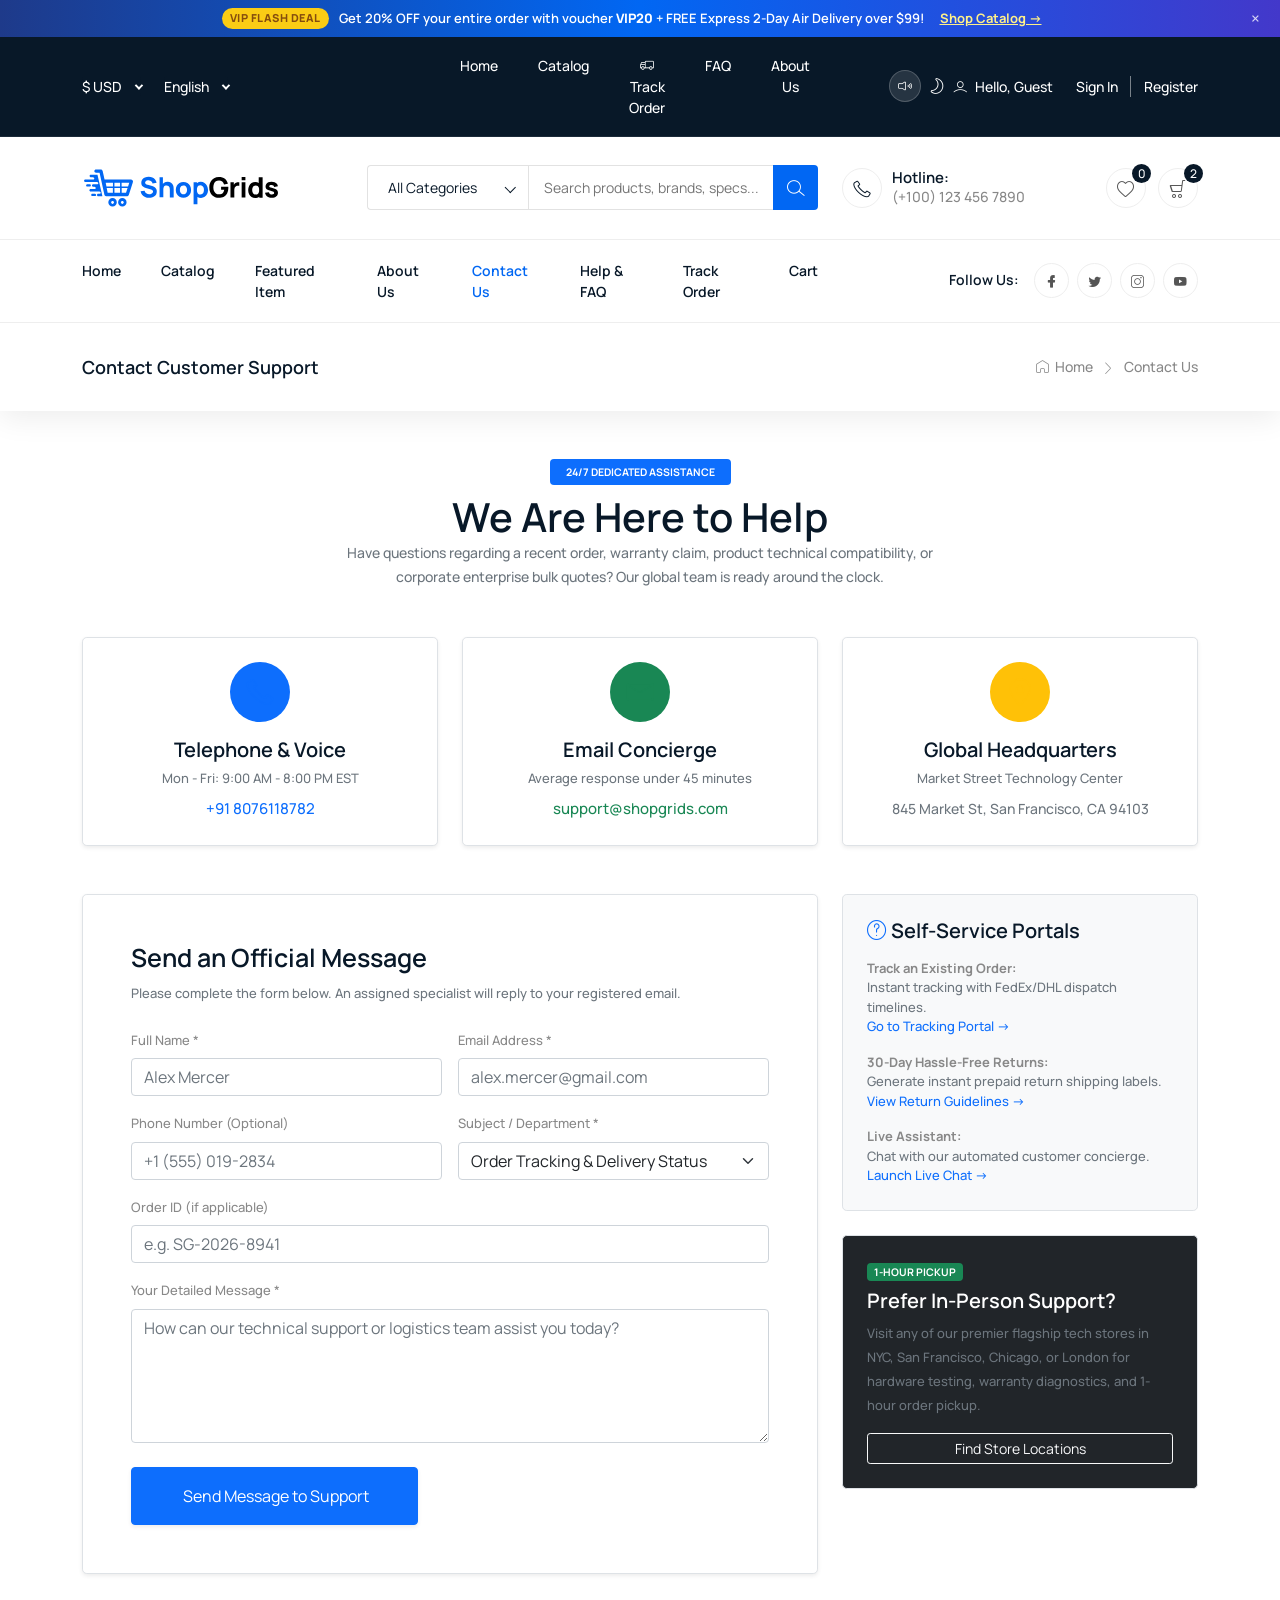
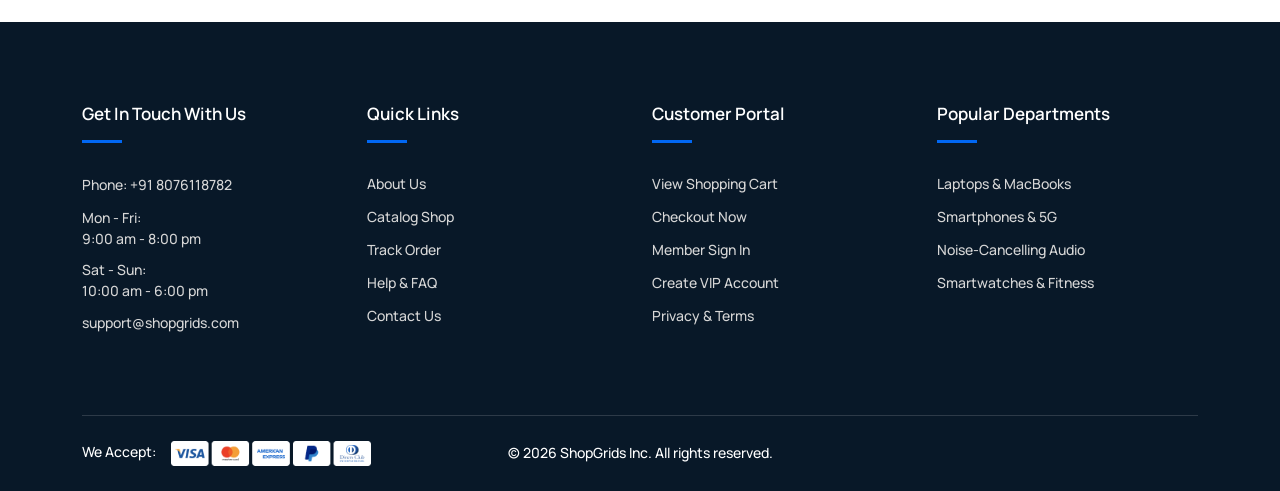
<file: contact.html>
<!DOCTYPE html>
<html class="no-js" lang="zxx">

<head>
    <meta charset="utf-8" />
    <meta http-equiv="x-ua-compatible" content="ie=edge" />
    <title>Contact Us - ShopGrids 24/7 Concierge Support</title>
    <meta name="description" content="Get in touch with ShopGrids customer support, technical assistance, warranty claims, and corporate B2B inquiries." />
    <meta name="viewport" content="width=device-width, initial-scale=1" />
    <link rel="shortcut icon" type="image/x-icon" href="assets/images/favicon.svg" />

    <!-- CSS here -->
    <link rel="stylesheet" href="assets/css/bootstrap.min.css" />
    <link rel="stylesheet" href="assets/css/LineIcons.3.0.css" />
    <link rel="stylesheet" href="assets/css/tiny-slider.css" />
    <link rel="stylesheet" href="assets/css/glightbox.min.css" />
    <link rel="stylesheet" href="assets/css/main.css" />
    <link rel="stylesheet" href="assets/css/ecommerce-features.css" />
</head>

<body>
    <!-- Preloader -->
    <div class="preloader">
        <div class="preloader-inner">
            <div class="preloader-icon">
                <span></span>
                <span></span>
            </div>
        </div>
    </div>
    <!-- /End Preloader -->

    <!-- Top Announcement Bar -->
    <div id="topAnnouncementBar" class="top-announcement-bar">
        <div class="top-announcement-content">
            <span class="top-announcement-pill">VIP FLASH DEAL</span>
            <span>Get 20% OFF your entire order with voucher <strong>VIP20</strong> + FREE Express 2-Day Air Delivery over $99!</span>
            <a href="shop-grid.html" class="top-announcement-link">Shop Catalog &rarr;</a>
        </div>
        <button type="button" class="top-announcement-close" onclick="ShopApp.closeAnnouncementBar()" title="Dismiss">&times;</button>
    </div>

    <!-- Start Header Area -->
    <header class="header navbar-area">
        <!-- Start Topbar -->
        <div class="topbar">
            <div class="container">
                <div class="row align-items-center">
                    <div class="col-lg-4 col-md-4 col-12">
                        <div class="top-left">
                            <ul class="menu-top-link">
                                <li>
                                    <div class="select-position">
                                        <select id="select4" title="Select Currency">
                                            <option value="0" selected>$ USD</option>
                                            <option value="1">€ EURO</option>
                                            <option value="2">$ CAD</option>
                                            <option value="3">₹ INR</option>
                                            <option value="4">¥ CNY</option>
                                            <option value="5">৳ BDT</option>
                                        </select>
                                    </div>
                                </li>
                                <li>
                                    <div class="select-position">
                                        <select id="select5" title="Select Language">
                                            <option value="0" selected>English</option>
                                            <option value="1">Español</option>
                                            <option value="2">Français</option>
                                        </select>
                                    </div>
                                </li>
                            </ul>
                        </div>
                    </div>
                    <div class="col-lg-4 col-md-4 col-12 d-none d-md-block">
                        <div class="top-middle text-center">
                            <ul class="useful-links">
                                <li><a href="index.html">Home</a></li>
                                <li><a href="shop-grid.html">Catalog</a></li>
                                <li><a href="order-tracking.html"><i class="lni lni-delivery"></i> Track Order</a></li>
                                <li><a href="faq.html">FAQ</a></li>
                                <li><a href="about-us.html">About Us</a></li>
                            </ul>
                        </div>
                    </div>
                    <div class="col-lg-4 col-md-4 col-12">
                        <div class="top-end d-flex align-items-center justify-content-end gap-2">
                            <button type="button" id="soundToggleBtn" onclick="ShopApp.toggleSound()" class="sound-toggle-btn" title="Toggle Sound Effects">
                                <i class="lni lni-volume-high"></i>
                            </button>
                            <button type="button" id="themeToggleBtn" onclick="ShopApp.toggleDarkMode()" class="btn btn-sm text-white p-0" style="font-size:16px;background:none;border:none;" title="Toggle Light/Dark Mode">
                                <i class="lni lni-night"></i>
                            </button>
                            <div class="user" id="headerUserGreeting" style="cursor:pointer;" onclick="ShopApp.openAccountDashboard()" title="Open Account Dashboard">
                                <i class="lni lni-user"></i> Hello, Guest
                            </div>
                            <ul class="user-login">
                                <li><a href="login.html">Sign In</a></li>
                                <li><a href="register.html">Register</a></li>
                            </ul>
                        </div>
                    </div>
                </div>
            </div>
        </div>
        <!-- End Topbar -->

        <!-- Start Header Middle -->
        <div class="header-middle">
            <div class="container">
                <div class="row align-items-center">
                    <div class="col-lg-3 col-md-3 col-7">
                        <a class="navbar-brand" href="index.html">
                            <img src="assets/images/logo/logo.svg" alt="ShopGrids Logo">
                        </a>
                    </div>
                    <div class="col-lg-5 col-md-7 d-none d-md-block">
                        <div class="main-menu-search">
                            <div class="navbar-search search-style-5">
                                <div class="search-select">
                                    <div class="select-position">
                                        <select id="searchCategorySelect">
                                            <option value="all" selected>All Categories</option>
                                            <option value="phones">Smartphones</option>
                                            <option value="laptop">Laptops</option>
                                            <option value="headphones">Audio & Sound</option>
                                            <option value="speaker">Smart Wearables</option>
                                        </select>
                                    </div>
                                </div>
                                <div class="search-input">
                                    <input type="text" id="mainSearchInput" placeholder="Search products, brands, specs..." autocomplete="off">
                                    <div id="searchSuggestionsDropdown" class="search-suggestions-box"></div>
                                </div>
                                <div class="search-btn">
                                    <button type="button" id="mainSearchBtn"><i class="lni lni-search-alt"></i></button>
                                </div>
                            </div>
                        </div>
                    </div>
                    <div class="col-lg-4 col-md-2 col-5">
                        <div class="middle-right-area">
                            <div class="nav-hotline">
                                <i class="lni lni-phone"></i>
                                <h3>Hotline:
                                    <span>(+100) 123 456 7890</span>
                                </h3>
                            </div>
                            <div class="navbar-cart">
                                <div class="wishlist">
                                    <a href="javascript:void(0)" onclick="ShopApp.renderWishlistModal(); new bootstrap.Modal(document.getElementById('wishlistModal')).show();">
                                        <i class="lni lni-heart"></i>
                                        <span class="total-items">0</span>
                                    </a>
                                </div>
                                <div class="cart-items">
                                    <a href="javascript:void(0)" onclick="ShopApp.openCartDrawer()" class="main-btn">
                                        <i class="lni lni-cart"></i>
                                        <span class="total-items">0</span>
                                    </a>
                                </div>
                            </div>
                        </div>
                    </div>
                </div>
            </div>
        </div>
        <!-- End Header Middle -->

        <!-- Start Header Bottom -->
        <div class="container">
            <div class="row align-items-center">
                <div class="col-lg-8 col-md-6 col-12">
                    <div class="nav-inner">
                        <!-- Start Navbar -->
                        <nav class="navbar navbar-expand-lg">
                            <button class="navbar-toggler mobile-menu-btn" type="button" data-bs-toggle="collapse"
                                data-bs-target="#navbarSupportedContent" aria-controls="navbarSupportedContent"
                                aria-expanded="false" aria-label="Toggle navigation">
                                <span class="toggler-icon"></span>
                                <span class="toggler-icon"></span>
                                <span class="toggler-icon"></span>
                            </button>
                            <div class="collapse navbar-collapse sub-menu-bar" id="navbarSupportedContent">
                                <ul id="nav" class="navbar-nav ms-auto">
                                    <li class="nav-item"><a href="index.html">Home</a></li>
                                    <li class="nav-item"><a href="shop-grid.html">Catalog</a></li>
                                    <li class="nav-item"><a href="product-details.html">Featured Item</a></li>
                                    <li class="nav-item"><a href="about-us.html">About Us</a></li>
                                    <li class="nav-item"><a href="contact.html" class="active">Contact Us</a></li>
                                    <li class="nav-item"><a href="faq.html">Help & FAQ</a></li>
                                    <li class="nav-item"><a href="order-tracking.html">Track Order</a></li>
                                    <li class="nav-item"><a href="cart.html">Cart</a></li>
                                </ul>
                            </div>
                        </nav>
                        <!-- End Navbar -->
                    </div>
                </div>
                <div class="col-lg-4 col-md-6 col-12">
                    <div class="nav-social">
                        <h5 class="title">Follow Us:</h5>
                        <ul>
                            <li><a href="javascript:void(0)"><i class="lni lni-facebook-filled"></i></a></li>
                            <li><a href="javascript:void(0)"><i class="lni lni-twitter-original"></i></a></li>
                            <li><a href="javascript:void(0)"><i class="lni lni-instagram"></i></a></li>
                            <li><a href="javascript:void(0)"><i class="lni lni-youtube"></i></a></li>
                        </ul>
                    </div>
                </div>
            </div>
        </div>
        <!-- End Header Bottom -->
    </header>
    <!-- End Header Area -->

    <!-- Start Breadcrumbs -->
    <div class="breadcrumbs">
        <div class="container">
            <div class="row align-items-center">
                <div class="col-lg-6 col-md-6 col-12">
                    <div class="breadcrumbs-content">
                        <h1 class="page-title">Contact Customer Support</h1>
                    </div>
                </div>
                <div class="col-lg-6 col-md-6 col-12">
                    <ul class="breadcrumb-nav">
                        <li><a href="index.html"><i class="lni lni-home"></i> Home</a></li>
                        <li>Contact Us</li>
                    </ul>
                </div>
            </div>
        </div>
    </div>
    <!-- End Breadcrumbs -->

    <!-- Start Contact Area -->
    <section id="contact-us" class="contact-us section py-5">
        <div class="container">
            <div class="contact-head">
                <div class="row mb-5">
                    <div class="col-12 text-center">
                        <span class="badge bg-primary px-3 py-2 mb-2 font-weight-bold">24/7 DEDICATED ASSISTANCE</span>
                        <h2 class="font-weight-bold">We Are Here to Help</h2>
                        <p class="text-muted" style="max-width:600px;margin:0 auto;">
                            Have questions regarding a recent order, warranty claim, product technical compatibility, or corporate enterprise bulk quotes? Our global team is ready around the clock.
                        </p>
                    </div>
                </div>

                <!-- Info Cards -->
                <div class="row g-4 mb-5">
                    <div class="col-lg-4 col-md-6 col-12">
                        <div class="p-4 border rounded-3 bg-white shadow-sm text-center h-100">
                            <div class="d-inline-flex p-3 rounded-circle bg-primary bg-opacity-10 text-primary mb-3">
                                <i class="lni lni-phone" style="font-size:28px;"></i>
                            </div>
                            <h5 class="font-weight-bold mb-1">Telephone & Voice</h5>
                            <p class="text-muted mb-2" style="font-size:13px;">Mon - Fri: 9:00 AM - 8:00 PM EST</p>
                            <a href="tel:+918076118782" class="font-weight-bold text-primary" style="font-size:15px;">+91 8076118782</a>
                        </div>
                    </div>
                    <div class="col-lg-4 col-md-6 col-12">
                        <div class="p-4 border rounded-3 bg-white shadow-sm text-center h-100">
                            <div class="d-inline-flex p-3 rounded-circle bg-success bg-opacity-10 text-success mb-3">
                                <i class="lni lni-envelope" style="font-size:28px;"></i>
                            </div>
                            <h5 class="font-weight-bold mb-1">Email Concierge</h5>
                            <p class="text-muted mb-2" style="font-size:13px;">Average response under 45 minutes</p>
                            <a href="mailto:support@shopgrids.com" class="font-weight-bold text-success" style="font-size:15px;">support@shopgrids.com</a>
                        </div>
                    </div>
                    <div class="col-lg-4 col-md-12 col-12">
                        <div class="p-4 border rounded-3 bg-white shadow-sm text-center h-100">
                            <div class="d-inline-flex p-3 rounded-circle bg-warning bg-opacity-10 text-warning mb-3">
                                <i class="lni lni-map-marker" style="font-size:28px;"></i>
                            </div>
                            <h5 class="font-weight-bold mb-1">Global Headquarters</h5>
                            <p class="text-muted mb-2" style="font-size:13px;">Market Street Technology Center</p>
                            <span class="text-secondary font-weight-bold" style="font-size:14px;">845 Market St, San Francisco, CA 94103</span>
                        </div>
                    </div>
                </div>

                <!-- Contact Form & Hours -->
                <div class="row">
                    <div class="col-lg-8 col-12">
                        <div class="p-4 p-md-5 border rounded-3 bg-white shadow-sm">
                            <h4 class="font-weight-bold mb-2">Send an Official Message</h4>
                            <p class="text-muted mb-4" style="font-size:13px;">Please complete the form below. An assigned specialist will reply to your registered email.</p>
                            
                            <form onsubmit="event.preventDefault(); ShopApp.showToast('Message Transmitted! 📨', 'Your inquiry has been routed to customer support. Expect a reply within 45 mins.', 'success'); this.reset();">
                                <div class="row g-3">
                                    <div class="col-md-6 col-12">
                                        <label class="form-label font-weight-bold" style="font-size:13px;">Full Name *</label>
                                        <input type="text" class="form-control" placeholder="Alex Mercer" required>
                                    </div>
                                    <div class="col-md-6 col-12">
                                        <label class="form-label font-weight-bold" style="font-size:13px;">Email Address *</label>
                                        <input type="email" class="form-control" placeholder="alex.mercer@gmail.com" required>
                                    </div>
                                    <div class="col-md-6 col-12">
                                        <label class="form-label font-weight-bold" style="font-size:13px;">Phone Number (Optional)</label>
                                        <input type="tel" class="form-control" placeholder="+1 (555) 019-2834">
                                    </div>
                                    <div class="col-md-6 col-12">
                                        <label class="form-label font-weight-bold" style="font-size:13px;">Subject / Department *</label>
                                        <select class="form-select" required>
                                            <option value="tracking">Order Tracking & Delivery Status</option>
                                            <option value="warranty">Warranty Claim or Return Request</option>
                                            <option value="product">Technical Compatibility / Product Spec</option>
                                            <option value="tradein">Trade-In Appraisal & Valuation</option>
                                            <option value="b2b">Corporate / Enterprise Bulk Order</option>
                                        </select>
                                    </div>
                                    <div class="col-12">
                                        <label class="form-label font-weight-bold" style="font-size:13px;">Order ID (if applicable)</label>
                                        <input type="text" class="form-control" placeholder="e.g. SG-2026-8941">
                                    </div>
                                    <div class="col-12">
                                        <label class="form-label font-weight-bold" style="font-size:13px;">Your Detailed Message *</label>
                                        <textarea class="form-control" rows="5" placeholder="How can our technical support or logistics team assist you today?" required></textarea>
                                    </div>
                                    <div class="col-12 mt-4">
                                        <button type="submit" class="btn btn-primary px-5 py-3 font-weight-bold shadow-sm">
                                            <i class="lni lni-telegram-original"></i> Send Message to Support
                                        </button>
                                    </div>
                                </div>
                            </form>
                        </div>
                    </div>
                    <div class="col-lg-4 col-12 mt-4 mt-lg-0">
                        <!-- Quick Help Box -->
                        <div class="p-4 border rounded-3 bg-light mb-4">
                            <h5 class="font-weight-bold mb-3"><i class="lni lni-question-circle text-primary"></i> Self-Service Portals</h5>
                            <ul class="list-unstyled mb-0" style="font-size:13px;">
                                <li class="mb-3">
                                    <strong>Track an Existing Order:</strong>
                                    <div class="text-muted">Instant tracking with FedEx/DHL dispatch timelines.</div>
                                    <a href="order-tracking.html" class="text-primary font-weight-bold">Go to Tracking Portal &rarr;</a>
                                </li>
                                <li class="mb-3">
                                    <strong>30-Day Hassle-Free Returns:</strong>
                                    <div class="text-muted">Generate instant prepaid return shipping labels.</div>
                                    <a href="faq.html" class="text-primary font-weight-bold">View Return Guidelines &rarr;</a>
                                </li>
                                <li>
                                    <strong>Live Assistant:</strong>
                                    <div class="text-muted">Chat with our automated customer concierge.</div>
                                    <a href="javascript:void(0)" onclick="ShopApp.toggleChatWindow()" class="text-primary font-weight-bold">Launch Live Chat &rarr;</a>
                                </li>
                            </ul>
                        </div>

                        <!-- Flagship Store Pickup -->
                        <div class="p-4 border rounded-3 bg-dark text-white">
                            <span class="badge bg-success mb-2">1-HOUR PICKUP</span>
                            <h5 class="font-weight-bold text-white mb-2">Prefer In-Person Support?</h5>
                            <p class="text-secondary mb-3" style="font-size:13px;">
                                Visit any of our premier flagship tech stores in NYC, San Francisco, Chicago, or London for hardware testing, warranty diagnostics, and 1-hour order pickup.
                            </p>
                            <a href="about-us.html" class="btn btn-outline-light btn-sm w-100">Find Store Locations</a>
                        </div>
                    </div>
                </div>
            </div>
        </div>
    </section>
    <!-- End Contact Area -->

    <!-- Start Footer Area -->
    <footer class="footer">
        <div class="footer-middle">
            <div class="container">
                <div class="bottom-inner">
                    <div class="row">
                        <div class="col-lg-3 col-md-6 col-12">
                            <div class="single-footer f-contact">
                                <h3>Get In Touch With Us</h3>
                                <p class="phone">Phone: +91 8076118782</p>
                                <ul>
                                    <li><span>Mon - Fri: </span> 9:00 am - 8:00 pm</li>
                                    <li><span>Sat - Sun: </span> 10:00 am - 6:00 pm</li>
                                </ul>
                                <p class="mail"><a href="mailto:support@shopgrids.com">support@shopgrids.com</a></p>
                            </div>
                        </div>
                        <div class="col-lg-3 col-md-6 col-12">
                            <div class="single-footer f-link">
                                <h3>Quick Links</h3>
                                <ul>
                                    <li><a href="about-us.html">About Us</a></li>
                                    <li><a href="shop-grid.html">Catalog Shop</a></li>
                                    <li><a href="order-tracking.html">Track Order</a></li>
                                    <li><a href="faq.html">Help & FAQ</a></li>
                                    <li><a href="contact.html">Contact Us</a></li>
                                </ul>
                            </div>
                        </div>
                        <div class="col-lg-3 col-md-6 col-12">
                            <div class="single-footer f-link">
                                <h3>Customer Portal</h3>
                                <ul>
                                    <li><a href="cart.html">View Shopping Cart</a></li>
                                    <li><a href="checkout.html">Checkout Now</a></li>
                                    <li><a href="login.html">Member Sign In</a></li>
                                    <li><a href="register.html">Create VIP Account</a></li>
                                    <li><a href="terms.html">Privacy & Terms</a></li>
                                </ul>
                            </div>
                        </div>
                        <div class="col-lg-3 col-md-6 col-12">
                            <div class="single-footer f-link">
                                <h3>Popular Departments</h3>
                                <ul>
                                    <li><a href="shop-grid.html?cat=laptop">Laptops & MacBooks</a></li>
                                    <li><a href="shop-grid.html?cat=phones">Smartphones & 5G</a></li>
                                    <li><a href="shop-grid.html?cat=headphones">Noise-Cancelling Audio</a></li>
                                    <li><a href="shop-grid.html?cat=speaker">Smartwatches & Fitness</a></li>
                                </ul>
                            </div>
                        </div>
                    </div>
                </div>
            </div>
        </div>
        <div class="footer-bottom">
            <div class="container">
                <div class="inner-content">
                    <div class="row align-items-center">
                        <div class="col-lg-4 col-12">
                            <div class="payment-gateway">
                                <span>We Accept:</span>
                                <img src="assets/images/footer/credit-cards-footer.png" alt="Payment Gateways">
                            </div>
                        </div>
                        <div class="col-lg-4 col-12">
                            <div class="copyright text-center">
                                <p>© 2026 ShopGrids Inc. All rights reserved.</p>
                            </div>
                        </div>
                    </div>
                </div>
            </div>
        </div>
    </footer>
    <!-- End Footer Area -->

    <!-- JS here -->
    <script src="assets/js/bootstrap.min.js"></script>
    <script src="assets/js/tiny-slider.js"></script>
    <script src="assets/js/glightbox.min.js"></script>
    <script src="assets/js/main.js"></script>
    <script src="assets/js/ecommerce-app.js"></script>
</body>

</html>
</file>
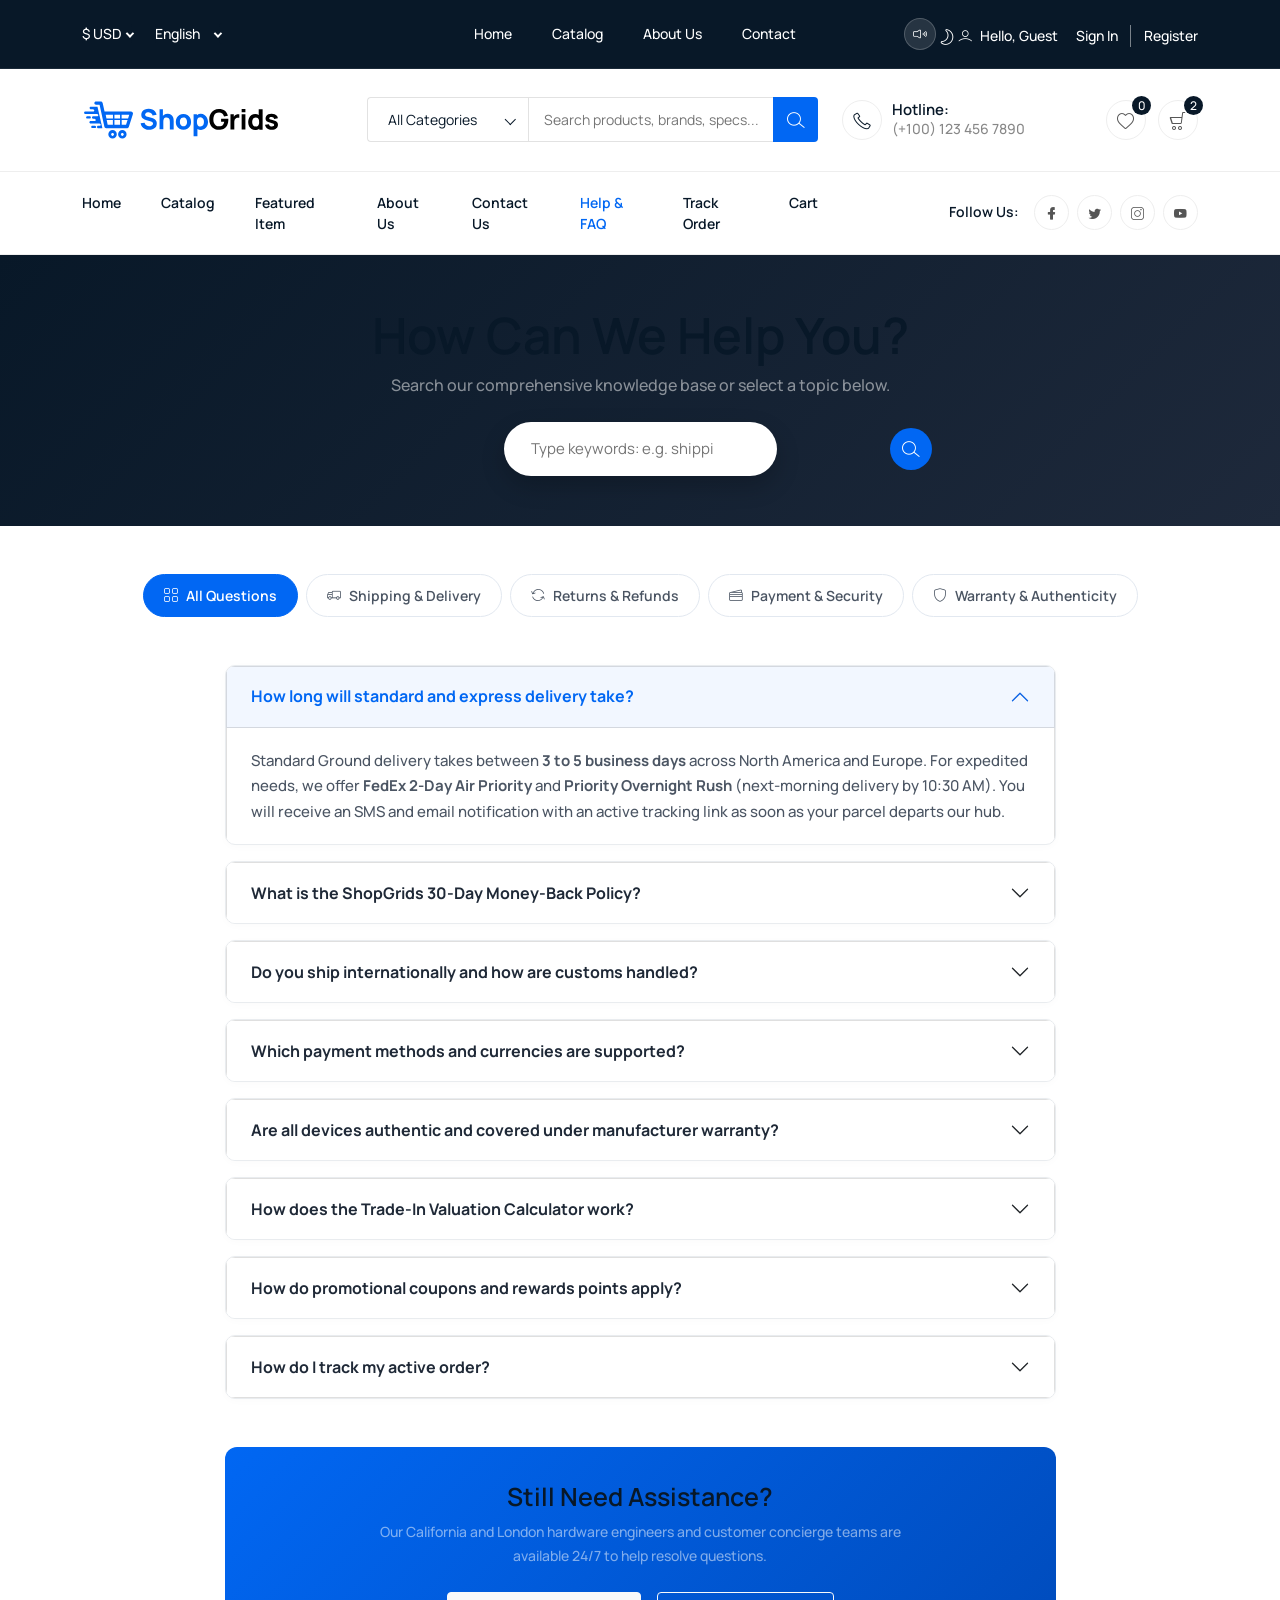
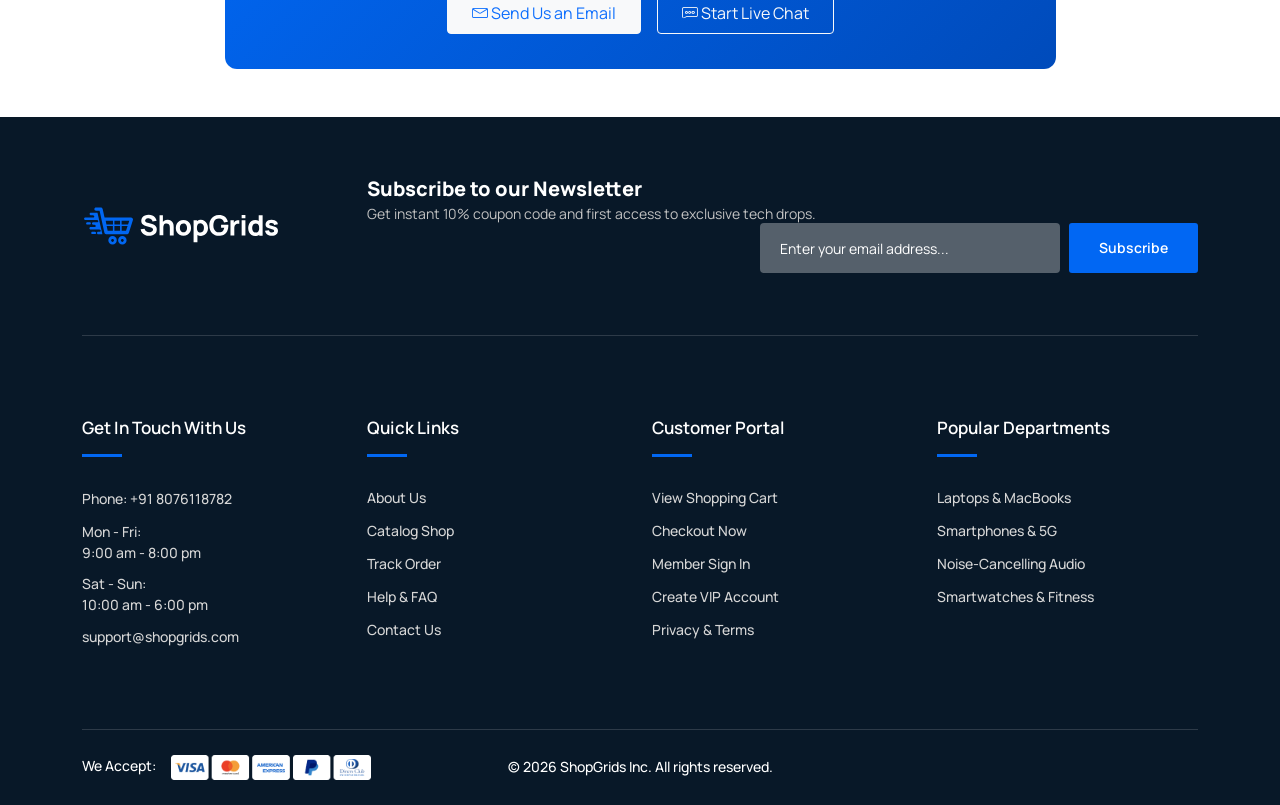
<file: faq.html>
<!DOCTYPE html>
<html class="no-js" lang="zxx">

<head>
    <meta charset="utf-8" />
    <meta http-equiv="x-ua-compatible" content="ie=edge" />
    <title>Help Center & FAQ - ShopGrids Premium Electronics</title>
    <meta name="description" content="Find answers to frequently asked questions regarding shipping, delivery, payments, warranty, returns, and customer support." />
    <meta name="viewport" content="width=device-width, initial-scale=1" />
    <link rel="shortcut icon" type="image/x-icon" href="assets/images/favicon.svg" />

    <!-- ========================= CSS here ========================= -->
    <link rel="stylesheet" href="assets/css/bootstrap.min.css" />
    <link rel="stylesheet" href="assets/css/LineIcons.3.0.css" />
    <link rel="stylesheet" href="assets/css/tiny-slider.css" />
    <link rel="stylesheet" href="assets/css/glightbox.min.css" />
    <link rel="stylesheet" href="assets/css/main.css" />
    <link rel="stylesheet" href="assets/css/ecommerce-features.css" />

    <style>
        .faq-hero-search {
            background: linear-gradient(135deg, #081828 0%, #1e293b 100%);
            padding: 50px 0;
            color: #fff;
            text-align: center;
        }
        .faq-search-box {
            max-width: 600px;
            margin: 25px auto 0;
            position: relative;
        }
        .faq-search-box input {
            height: 54px;
            border-radius: 27px;
            padding: 0 60px 0 25px;
            font-size: 15px;
            border: 2px solid transparent;
            box-shadow: 0 10px 25px rgba(0,0,0,0.2);
        }
        .faq-search-box button {
            position: absolute;
            right: 8px;
            top: 6px;
            width: 42px;
            height: 42px;
            border-radius: 50%;
            background: var(--ecom-primary);
            color: #fff;
            border: none;
            display: flex;
            align-items: center;
            justify-content: center;
            font-size: 18px;
        }
        .faq-cat-pill {
            padding: 10px 20px;
            border-radius: 30px;
            background: #fff;
            border: 1px solid #e2e8f0;
            color: #4b5563;
            font-weight: 600;
            font-size: 14px;
            cursor: pointer;
            transition: all 0.2s;
            text-decoration: none;
            display: inline-flex;
            align-items: center;
            gap: 8px;
        }
        body.dark-theme .faq-cat-pill {
            background: #142436;
            border-color: #243447;
            color: #cbd5e1;
        }
        .faq-cat-pill.active,
        .faq-cat-pill:hover {
            background: var(--ecom-primary);
            color: #fff;
            border-color: var(--ecom-primary);
        }
        .faq-accordion .accordion-item {
            border: 1px solid #e9ecef;
            border-radius: 10px !important;
            margin-bottom: 16px;
            overflow: hidden;
            box-shadow: 0 2px 8px rgba(0,0,0,0.02);
            background: #fff;
        }
        body.dark-theme .faq-accordion .accordion-item {
            background: #142436;
            border-color: #243447;
        }
        .faq-accordion .accordion-button {
            font-weight: 700;
            font-size: 16px;
            padding: 20px 24px;
            background: #fff;
            color: #1f2937;
        }
        body.dark-theme .faq-accordion .accordion-button {
            background: #142436;
            color: #f1f5f9;
        }
        .faq-accordion .accordion-button:not(.collapsed) {
            background: rgba(1, 103, 243, 0.05);
            color: var(--ecom-primary);
        }
        body.dark-theme .faq-accordion .accordion-button:not(.collapsed) {
            background: rgba(1, 103, 243, 0.15);
            color: #60a5fa;
        }
        .faq-accordion .accordion-body {
            padding: 20px 24px;
            color: #4b5563;
            line-height: 1.7;
            font-size: 15px;
        }
        body.dark-theme .faq-accordion .accordion-body {
            color: #cbd5e1;
        }
        .contact-support-card {
            background: linear-gradient(135deg, #0167f3 0%, #004bbb 100%);
            border-radius: 12px;
            padding: 35px;
            color: #fff;
            text-align: center;
        }
    </style>
</head>

<body>
    <!-- Preloader -->
    <div class="preloader">
        <div class="preloader-inner">
            <div class="preloader-icon">
                <span></span>
                <span></span>
            </div>
        </div>
    </div>
    <!-- /End Preloader -->

    <!-- Start Header Area -->
    <header class="header navbar-area">
        <!-- Start Topbar -->
        <div class="topbar">
            <div class="container">
                <div class="row align-items-center">
                    <div class="col-lg-4 col-md-4 col-12">
                        <div class="top-left">
                            <ul class="menu-top-link">
                                <li>
                                    <div class="select-position">
                                        <select id="currencySelector" onchange="ShopApp.setCurrency(this.value)">
                                            <option value="USD" selected>$ USD</option>
                                            <option value="EUR">€ EUR</option>
                                            <option value="GBP">£ GBP</option>
                                            <option value="CAD">$ CAD</option>
                                            <option value="INR">₹ INR</option>
                                            <option value="CNY">¥ CNY</option>
                                        </select>
                                    </div>
                                </li>
                                <li>
                                    <div class="select-position">
                                        <select id="languageSelector">
                                            <option value="en" selected>English</option>
                                            <option value="es">Español</option>
                                            <option value="fr">Français</option>
                                            <option value="de">Deutsch</option>
                                            <option value="ar">العربية</option>
                                        </select>
                                    </div>
                                </li>
                            </ul>
                        </div>
                    </div>
                    <div class="col-lg-4 col-md-4 col-12">
                        <div class="top-middle">
                            <ul class="useful-links">
                                <li><a href="index.html">Home</a></li>
                                <li><a href="shop-grid.html">Catalog</a></li>
                                <li><a href="about-us.html">About Us</a></li>
                                <li><a href="contact.html">Contact</a></li>
                            </ul>
                        </div>
                    </div>
                    <div class="col-lg-4 col-md-4 col-12">
                        <div class="top-end">
                            <button type="button" id="soundToggleBtn" onclick="ShopApp.toggleSound()" class="sound-toggle-btn" title="Toggle Sound Effects">
                                <i class="lni lni-volume-high"></i>
                            </button>
                            <button type="button" id="themeToggleBtn" onclick="ShopApp.toggleDarkMode()" class="btn btn-sm text-white p-0" style="font-size:16px;background:none;border:none;" title="Toggle Light/Dark Mode">
                                <i class="lni lni-night"></i>
                            </button>
                            <div class="user" id="headerUserGreeting" style="cursor:pointer;" onclick="ShopApp.openAccountDashboard()" title="Open Account Dashboard">
                                <i class="lni lni-user"></i> Hello, Guest
                            </div>
                            <ul class="user-login">
                                <li><a href="login.html">Sign In</a></li>
                                <li><a href="register.html">Register</a></li>
                            </ul>
                        </div>
                    </div>
                </div>
            </div>
        </div>
        <!-- End Topbar -->

        <!-- Start Header Middle -->
        <div class="header-middle">
            <div class="container">
                <div class="row align-items-center">
                    <div class="col-lg-3 col-md-3 col-7">
                        <a class="navbar-brand" href="index.html">
                            <img src="assets/images/logo/logo.svg" alt="ShopGrids Logo">
                        </a>
                    </div>
                    <div class="col-lg-5 col-md-7 d-none d-md-block">
                        <div class="main-menu-search">
                            <div class="navbar-search search-style-5">
                                <div class="search-select">
                                    <div class="select-position">
                                        <select id="searchCategorySelect">
                                            <option value="all" selected>All Categories</option>
                                            <option value="phones">Smartphones</option>
                                            <option value="laptop">Laptops</option>
                                            <option value="headphones">Audio & Sound</option>
                                            <option value="speaker">Smart Wearables</option>
                                        </select>
                                    </div>
                                </div>
                                <div class="search-input">
                                    <input type="text" id="mainSearchInput" placeholder="Search products, brands, specs..." autocomplete="off">
                                    <div id="searchSuggestionsDropdown" class="search-suggestions-box"></div>
                                </div>
                                <div class="search-btn">
                                    <button type="button" id="mainSearchBtn"><i class="lni lni-search-alt"></i></button>
                                </div>
                            </div>
                        </div>
                    </div>
                    <div class="col-lg-4 col-md-2 col-5">
                        <div class="middle-right-area">
                            <div class="nav-hotline">
                                <i class="lni lni-phone"></i>
                                <h3>Hotline:
                                    <span>(+100) 123 456 7890</span>
                                </h3>
                            </div>
                            <div class="navbar-cart">
                                <div class="wishlist">
                                    <a href="javascript:void(0)" onclick="ShopApp.renderWishlistModal(); new bootstrap.Modal(document.getElementById('wishlistModal')).show();">
                                        <i class="lni lni-heart"></i>
                                        <span class="total-items">0</span>
                                    </a>
                                </div>
                                <div class="cart-items">
                                    <a href="javascript:void(0)" onclick="ShopApp.openCartDrawer()" class="main-btn">
                                        <i class="lni lni-cart"></i>
                                        <span class="total-items">0</span>
                                    </a>
                                </div>
                            </div>
                        </div>
                    </div>
                </div>
            </div>
        </div>
        <!-- End Header Middle -->

        <!-- Start Header Bottom -->
        <div class="container">
            <div class="row align-items-center">
                <div class="col-lg-8 col-md-6 col-12">
                    <div class="nav-inner">
                        <nav class="navbar navbar-expand-lg">
                            <button class="navbar-toggler mobile-menu-btn" type="button" data-bs-toggle="collapse"
                                data-bs-target="#navbarSupportedContent" aria-controls="navbarSupportedContent"
                                aria-expanded="false" aria-label="Toggle navigation">
                                <span class="toggler-icon"></span>
                                <span class="toggler-icon"></span>
                                <span class="toggler-icon"></span>
                            </button>
                            <div class="collapse navbar-collapse sub-menu-bar" id="navbarSupportedContent">
                                <ul id="nav" class="navbar-nav ms-auto">
                                    <li class="nav-item"><a href="index.html">Home</a></li>
                                    <li class="nav-item"><a href="shop-grid.html">Catalog</a></li>
                                    <li class="nav-item"><a href="product-details.html">Featured Item</a></li>
                                    <li class="nav-item"><a href="about-us.html">About Us</a></li>
                                    <li class="nav-item"><a href="contact.html">Contact Us</a></li>
                                    <li class="nav-item"><a href="faq.html" class="active">Help & FAQ</a></li>
                                    <li class="nav-item"><a href="order-tracking.html">Track Order</a></li>
                                    <li class="nav-item"><a href="cart.html">Cart</a></li>
                                </ul>
                            </div>
                        </nav>
                    </div>
                </div>
                <div class="col-lg-4 col-md-6 col-12">
                    <div class="nav-social">
                        <h5 class="title">Follow Us:</h5>
                        <ul>
                            <li><a href="javascript:void(0)"><i class="lni lni-facebook-filled"></i></a></li>
                            <li><a href="javascript:void(0)"><i class="lni lni-twitter-original"></i></a></li>
                            <li><a href="javascript:void(0)"><i class="lni lni-instagram"></i></a></li>
                            <li><a href="javascript:void(0)"><i class="lni lni-youtube"></i></a></li>
                        </ul>
                    </div>
                </div>
            </div>
        </div>
        <!-- End Header Bottom -->
    </header>
    <!-- End Header Area -->

    <!-- Start FAQ Search Hero -->
    <div class="faq-hero-search">
        <div class="container">
            <h1 class="font-weight-bold mb-2">How Can We Help You?</h1>
            <p class="text-white-50" style="font-size:16px;">Search our comprehensive knowledge base or select a topic below.</p>
            <div class="faq-search-box">
                <input type="text" id="faqSearchInput" placeholder="Type keywords: e.g. shipping time, returns, warranty, coupon..." oninput="FaqEngine.filterFaqs()">
                <button type="button"><i class="lni lni-search-alt"></i></button>
            </div>
        </div>
    </div>
    <!-- End FAQ Search Hero -->

    <!-- Start FAQ Main Section -->
    <section class="section py-5">
        <div class="container">
            <!-- Topic Filter Pills -->
            <div class="d-flex flex-wrap justify-content-center gap-2 mb-5" id="faqCatPills">
                <button class="faq-cat-pill active" onclick="FaqEngine.selectCategory('all', this)">
                    <i class="lni lni-grid-alt"></i> All Questions
                </button>
                <button class="faq-cat-pill" onclick="FaqEngine.selectCategory('shipping', this)">
                    <i class="lni lni-delivery"></i> Shipping & Delivery
                </button>
                <button class="faq-cat-pill" onclick="FaqEngine.selectCategory('returns', this)">
                    <i class="lni lni-reload"></i> Returns & Refunds
                </button>
                <button class="faq-cat-pill" onclick="FaqEngine.selectCategory('payment', this)">
                    <i class="lni lni-credit-cards"></i> Payment & Security
                </button>
                <button class="faq-cat-pill" onclick="FaqEngine.selectCategory('warranty', this)">
                    <i class="lni lni-shield"></i> Warranty & Authenticity
                </button>
            </div>

            <!-- FAQ Accordion -->
            <div class="row justify-content-center">
                <div class="col-lg-9 col-12">
                    <div class="accordion faq-accordion" id="faqAccordion">
                        <!-- Q1 -->
                        <div class="accordion-item faq-item" data-category="shipping">
                            <h2 class="accordion-header" id="headingOne">
                                <button class="accordion-button" type="button" data-bs-toggle="collapse" data-bs-target="#collapseOne" aria-expanded="true">
                                    How long will standard and express delivery take?
                                </button>
                            </h2>
                            <div id="collapseOne" class="accordion-collapse collapse show" data-bs-parent="#faqAccordion">
                                <div class="accordion-body">
                                    Standard Ground delivery takes between <strong>3 to 5 business days</strong> across North America and Europe. For expedited needs, we offer <strong>FedEx 2-Day Air Priority</strong> and <strong>Priority Overnight Rush</strong> (next-morning delivery by 10:30 AM). You will receive an SMS and email notification with an active tracking link as soon as your parcel departs our hub.
                                </div>
                            </div>
                        </div>

                        <!-- Q2 -->
                        <div class="accordion-item faq-item" data-category="returns">
                            <h2 class="accordion-header" id="headingTwo">
                                <button class="accordion-button collapsed" type="button" data-bs-toggle="collapse" data-bs-target="#collapseTwo">
                                    What is the ShopGrids 30-Day Money-Back Policy?
                                </button>
                            </h2>
                            <div id="collapseTwo" class="accordion-collapse collapse" data-bs-parent="#faqAccordion">
                                <div class="accordion-body">
                                    We offer a 100% no-hassle <strong>30-day money-back guarantee</strong> on all flagship hardware. If you are not completely satisfied, you can initiate a return within 30 days of receiving your item. Items must be returned in their original packaging with all included cables and accessories. Pre-paid return labels are automatically provided in your VIP portal.
                                </div>
                            </div>
                        </div>

                        <!-- Q3 -->
                        <div class="accordion-item faq-item" data-category="shipping">
                            <h2 class="accordion-header" id="headingThree">
                                <button class="accordion-button collapsed" type="button" data-bs-toggle="collapse" data-bs-target="#collapseThree">
                                    Do you ship internationally and how are customs handled?
                                </button>
                            </h2>
                            <div id="collapseThree" class="accordion-collapse collapse" data-bs-parent="#faqAccordion">
                                <div class="accordion-body">
                                    Yes! ShopGrids ships to over <strong>120 countries worldwide</strong>. All cross-border duties and import taxes are calculated and collected upfront at checkout (DDP - Delivered Duty Paid), ensuring zero surprise customs fees upon doorstep delivery.
                                </div>
                            </div>
                        </div>

                        <!-- Q4 -->
                        <div class="accordion-item faq-item" data-category="payment">
                            <h2 class="accordion-header" id="headingFour">
                                <button class="accordion-button collapsed" type="button" data-bs-toggle="collapse" data-bs-target="#collapseFour">
                                    Which payment methods and currencies are supported?
                                </button>
                            </h2>
                            <div id="collapseFour" class="accordion-collapse collapse" data-bs-parent="#faqAccordion">
                                <div class="accordion-body">
                                    We support Visa, MasterCard, American Express, Discover, PayPal Express, Apple Pay, Google Pay, and Cash on Delivery in supported territories. You can also view live pricing in <strong>USD, EUR, GBP, CAD, INR, and CNY</strong> with our header currency switcher.
                                </div>
                            </div>
                        </div>

                        <!-- Q5 -->
                        <div class="accordion-item faq-item" data-category="warranty">
                            <h2 class="accordion-header" id="headingFive">
                                <button class="accordion-button collapsed" type="button" data-bs-toggle="collapse" data-bs-target="#collapseFive">
                                    Are all devices authentic and covered under manufacturer warranty?
                                </button>
                            </h2>
                            <div id="collapseFive" class="accordion-collapse collapse" data-bs-parent="#faqAccordion">
                                <div class="accordion-body">
                                    Every item sold on ShopGrids is <strong>100% brand new, authentic, and factory-sealed</strong>. As an authorized distributor, all hardware is backed by full manufacturer warranties (minimum 12 to 24 months depending on the manufacturer). An official serial number certificate is included in every shipment.
                                </div>
                            </div>
                        </div>

                        <!-- Q6 -->
                        <div class="accordion-item faq-item" data-category="warranty">
                            <h2 class="accordion-header" id="headingSix">
                                <button class="accordion-button collapsed" type="button" data-bs-toggle="collapse" data-bs-target="#collapseSix">
                                    How does the Trade-In Valuation Calculator work?
                                </button>
                            </h2>
                            <div id="collapseSix" class="accordion-collapse collapse" data-bs-parent="#faqAccordion">
                                <div class="accordion-body">
                                    Use our online Trade-In tool to select your old device model and condition (Flawless, Good, Fair, or Cracked). We provide an instant credit valuation of up to $500 that can be immediately deducted from your cart total. We will then send a prepaid shipping kit to send in your old gear.
                                </div>
                            </div>
                        </div>

                        <!-- Q7 -->
                        <div class="accordion-item faq-item" data-category="payment">
                            <h2 class="accordion-header" id="headingSeven">
                                <button class="accordion-button collapsed" type="button" data-bs-toggle="collapse" data-bs-target="#collapseSeven">
                                    How do promotional coupons and rewards points apply?
                                </button>
                            </h2>
                            <div id="collapseSeven" class="accordion-collapse collapse" data-bs-parent="#faqAccordion">
                                <div class="accordion-body">
                                    You can enter coupons like <strong>SAVE20</strong> or <strong>FREESHIP</strong> directly on the Cart or Checkout pages. VIP members also accumulate 10 points for every $1 spent, which can be converted directly into store vouchers inside your Account Dashboard.
                                </div>
                            </div>
                        </div>

                        <!-- Q8 -->
                        <div class="accordion-item faq-item" data-category="shipping">
                            <h2 class="accordion-header" id="headingEight">
                                <button class="accordion-button collapsed" type="button" data-bs-toggle="collapse" data-bs-target="#collapseEight">
                                    How do I track my active order?
                                </button>
                            </h2>
                            <div id="collapseEight" class="accordion-collapse collapse" data-bs-parent="#faqAccordion">
                                <div class="accordion-body">
                                    Visit our dedicated <a href="order-tracking.html" class="text-primary font-weight-bold">Order Tracking</a> page and type in your Order ID (such as <code>SG-2026-8941</code>). You'll view a live visual timeline including packaging, carrier handover, dispatch, and final route delivery.
                                </div>
                            </div>
                        </div>
                    </div>

                    <!-- Contact Support Callout -->
                    <div class="contact-support-card mt-5">
                        <h4 class="font-weight-bold mb-2">Still Need Assistance?</h4>
                        <p class="text-white-50 mb-4" style="max-width:550px;margin:0 auto 20px;">Our California and London hardware engineers and customer concierge teams are available 24/7 to help resolve questions.</p>
                        <div class="d-flex flex-wrap justify-content-center gap-3">
                            <a href="contact.html" class="btn btn-light px-4 py-2 font-weight-bold text-primary">
                                <i class="lni lni-envelope"></i> Send Us an Email
                            </a>
                            <button type="button" class="btn btn-outline-light px-4 py-2 font-weight-bold" onclick="ShopApp.toggleChatWindow()">
                                <i class="lni lni-comments"></i> Start Live Chat
                            </button>
                        </div>
                    </div>
                </div>
            </div>
        </div>
    </section>
    <!-- End FAQ Main Section -->

    <!-- Start Footer Area -->
    <footer class="footer">
        <div class="footer-top">
            <div class="container">
                <div class="inner-content">
                    <div class="row align-items-center">
                        <div class="col-lg-3 col-md-4 col-12">
                            <div class="footer-logo">
                                <a href="index.html">
                                    <img src="assets/images/logo/white-logo.svg" alt="ShopGrids">
                                </a>
                            </div>
                        </div>
                        <div class="col-lg-9 col-md-8 col-12">
                            <div class="footer-newsletter">
                                <h4 class="title">
                                    Subscribe to our Newsletter
                                    <span>Get instant 10% coupon code and first access to exclusive tech drops.</span>
                                </h4>
                                <div class="newsletter-form-head">
                                    <form action="#" method="get" class="newsletter-form">
                                        <input name="EMAIL" placeholder="Enter your email address..." type="email" required>
                                        <div class="button">
                                            <button class="btn" type="submit">Subscribe</button>
                                        </div>
                                    </form>
                                </div>
                            </div>
                        </div>
                    </div>
                </div>
            </div>
        </div>
        <div class="footer-middle">
            <div class="container">
                <div class="bottom-inner">
                    <div class="row">
                        <div class="col-lg-3 col-md-6 col-12">
                            <div class="single-footer f-contact">
                                <h3>Get In Touch With Us</h3>
                                <p class="phone">Phone: +91 8076118782</p>
                                <ul>
                                    <li><span>Mon - Fri: </span> 9:00 am - 8:00 pm</li>
                                    <li><span>Sat - Sun: </span> 10:00 am - 6:00 pm</li>
                                </ul>
                                <p class="mail"><a href="mailto:support@shopgrids.com">support@shopgrids.com</a></p>
                            </div>
                        </div>
                        <div class="col-lg-3 col-md-6 col-12">
                            <div class="single-footer f-link">
                                <h3>Quick Links</h3>
                                <ul>
                                    <li><a href="about-us.html">About Us</a></li>
                                    <li><a href="shop-grid.html">Catalog Shop</a></li>
                                    <li><a href="order-tracking.html">Track Order</a></li>
                                    <li><a href="faq.html">Help & FAQ</a></li>
                                    <li><a href="contact.html">Contact Us</a></li>
                                </ul>
                            </div>
                        </div>
                        <div class="col-lg-3 col-md-6 col-12">
                            <div class="single-footer f-link">
                                <h3>Customer Portal</h3>
                                <ul>
                                    <li><a href="cart.html">View Shopping Cart</a></li>
                                    <li><a href="checkout.html">Checkout Now</a></li>
                                    <li><a href="login.html">Member Sign In</a></li>
                                    <li><a href="register.html">Create VIP Account</a></li>
                                    <li><a href="terms.html">Privacy & Terms</a></li>
                                </ul>
                            </div>
                        </div>
                        <div class="col-lg-3 col-md-6 col-12">
                            <div class="single-footer f-link">
                                <h3>Popular Departments</h3>
                                <ul>
                                    <li><a href="shop-grid.html?cat=laptop">Laptops & MacBooks</a></li>
                                    <li><a href="shop-grid.html?cat=phones">Smartphones & 5G</a></li>
                                    <li><a href="shop-grid.html?cat=headphones">Noise-Cancelling Audio</a></li>
                                    <li><a href="shop-grid.html?cat=speaker">Smartwatches & Fitness</a></li>
                                </ul>
                            </div>
                        </div>
                    </div>
                </div>
            </div>
        </div>
        <div class="footer-bottom">
            <div class="container">
                <div class="inner-content">
                    <div class="row align-items-center">
                        <div class="col-lg-4 col-12">
                            <div class="payment-gateway">
                                <span>We Accept:</span>
                                <img src="assets/images/footer/credit-cards-footer.png" alt="Payment Gateways">
                            </div>
                        </div>
                        <div class="col-lg-4 col-12">
                            <div class="copyright text-center">
                                <p>© 2026 ShopGrids Inc. All rights reserved.</p>
                            </div>
                        </div>
                    </div>
                </div>
            </div>
        </div>
    </footer>
    <!-- End Footer Area -->

    <!-- JS here -->
    <script src="assets/js/bootstrap.min.js"></script>
    <script src="assets/js/tiny-slider.js"></script>
    <script src="assets/js/glightbox.min.js"></script>
    <script src="assets/js/main.js"></script>
    <script src="assets/js/ecommerce-app.js"></script>

    <!-- FAQ Search and Filter Engine -->
    <script>
        const FaqEngine = (function() {
            let activeCategory = 'all';

            function selectCategory(cat, btn) {
                activeCategory = cat;
                document.querySelectorAll('#faqCatPills button').forEach(b => b.classList.remove('active'));
                if (btn) btn.classList.add('active');
                filterFaqs();
            }

            function filterFaqs() {
                const query = (document.getElementById('faqSearchInput').value || '').toLowerCase().trim();
                const items = document.querySelectorAll('.faq-item');

                items.forEach(item => {
                    const itemCat = item.getAttribute('data-category');
                    const text = item.textContent.toLowerCase();

                    const matchesCat = (activeCategory === 'all' || itemCat === activeCategory);
                    const matchesQuery = (query === '' || text.includes(query));

                    if (matchesCat && matchesQuery) {
                        item.style.display = 'block';
                    } else {
                        item.style.display = 'none';
                    }
                });
            }

            return {
                selectCategory,
                filterFaqs
            };
        })();
    </script>
</body>

</html>
</file>
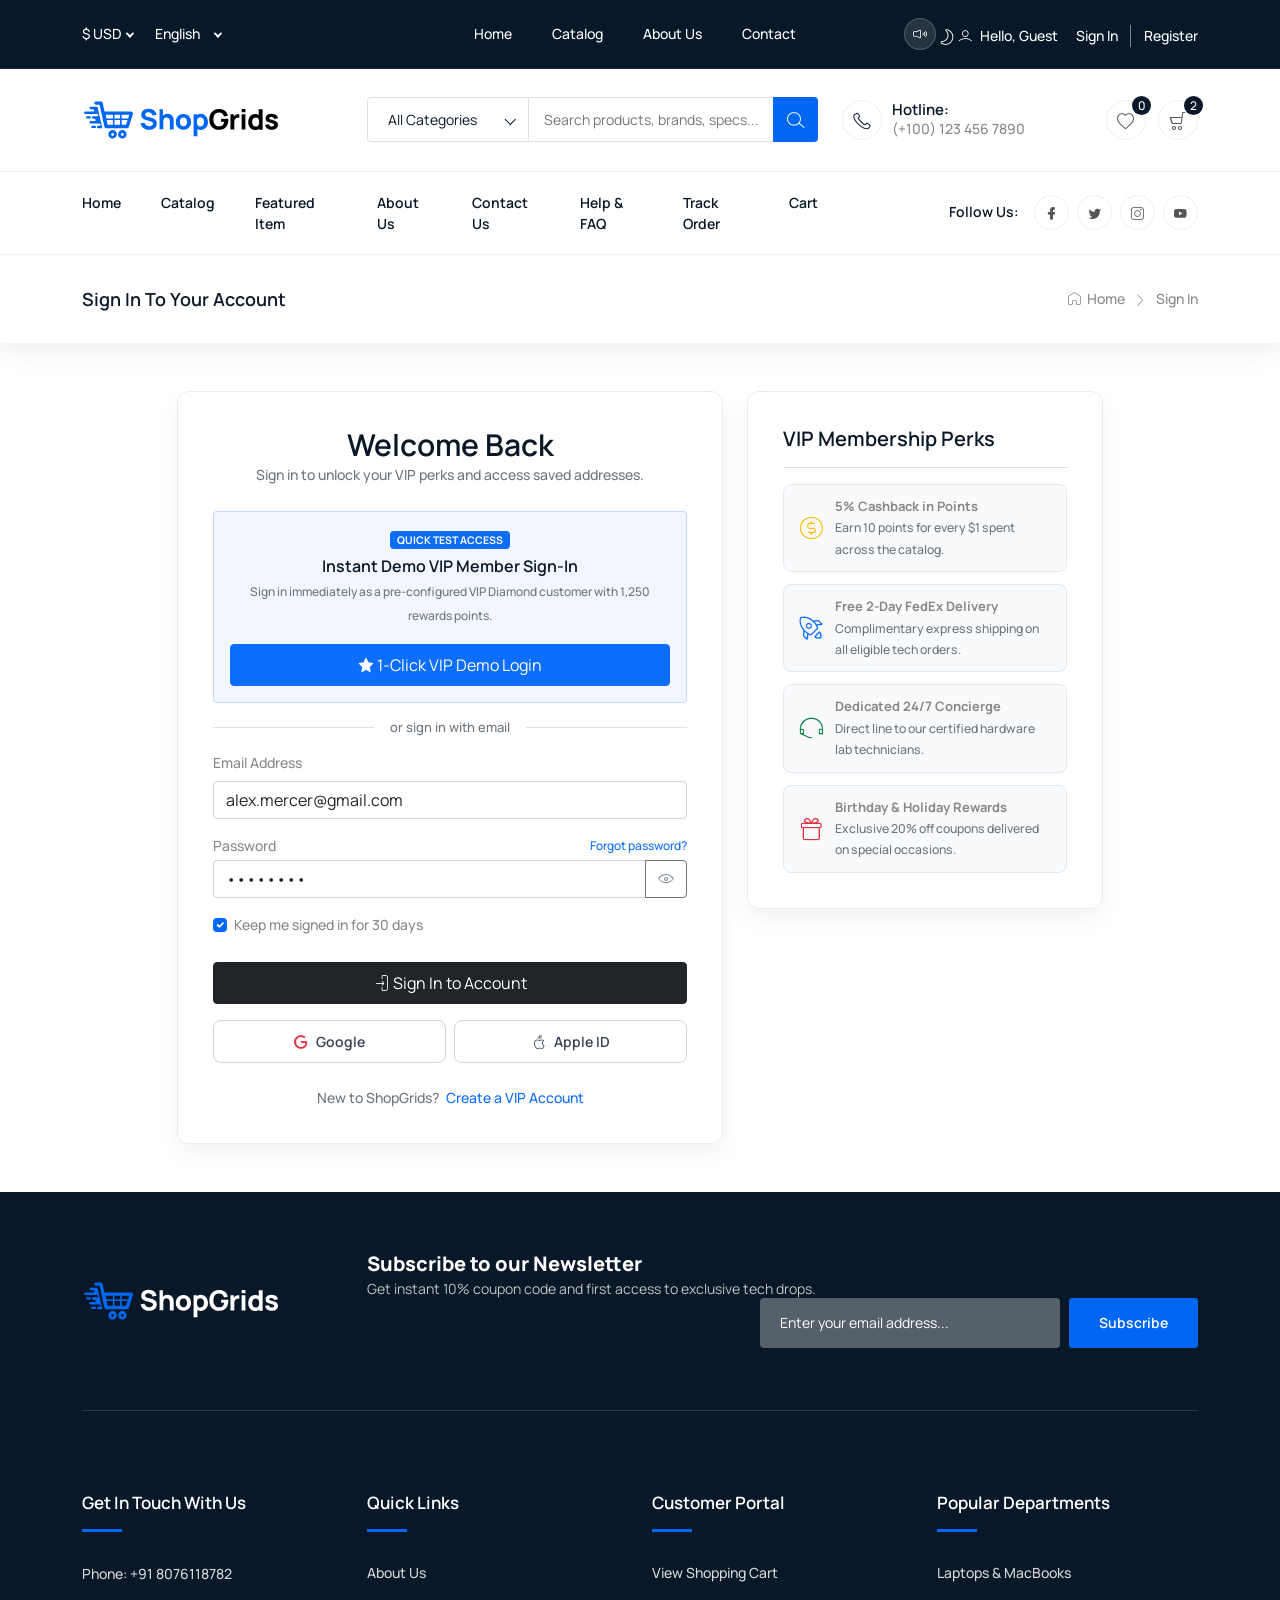
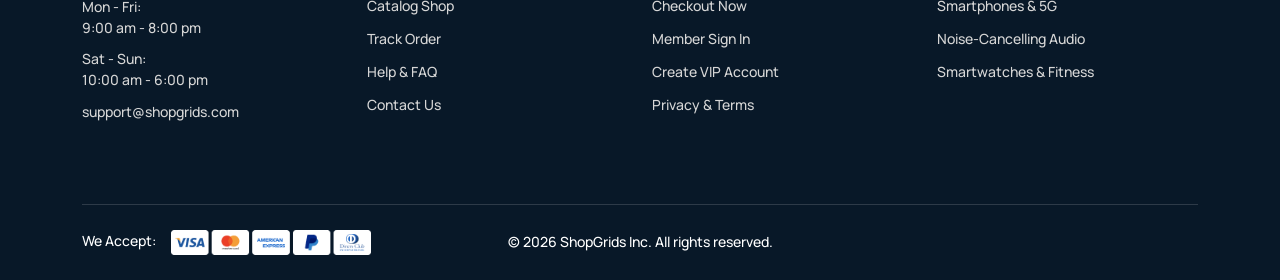
<file: login.html>
<!DOCTYPE html>
<html class="no-js" lang="zxx">

<head>
    <meta charset="utf-8" />
    <meta http-equiv="x-ua-compatible" content="ie=edge" />
    <title>Customer Sign In - ShopGrids Premium Electronics</title>
    <meta name="description" content="Sign in to your ShopGrids account to manage orders, access VIP rewards points, track shipments, and view member pricing." />
    <meta name="viewport" content="width=device-width, initial-scale=1" />
    <link rel="shortcut icon" type="image/x-icon" href="assets/images/favicon.svg" />

    <!-- ========================= CSS here ========================= -->
    <link rel="stylesheet" href="assets/css/bootstrap.min.css" />
    <link rel="stylesheet" href="assets/css/LineIcons.3.0.css" />
    <link rel="stylesheet" href="assets/css/tiny-slider.css" />
    <link rel="stylesheet" href="assets/css/glightbox.min.css" />
    <link rel="stylesheet" href="assets/css/main.css" />
    <link rel="stylesheet" href="assets/css/ecommerce-features.css" />

    <style>
        .auth-card {
            background: #fff;
            border-radius: 12px;
            padding: 35px;
            box-shadow: 0 10px 25px rgba(0,0,0,0.05);
            border: 1px solid #e9ecef;
        }
        body.dark-theme .auth-card {
            background: #142436;
            border-color: #243447;
            color: #fff;
        }
        .vip-benefit-badge {
            display: flex;
            align-items: center;
            gap: 12px;
            padding: 12px 15px;
            border-radius: 8px;
            background: #f8fafc;
            border: 1px solid #e2e8f0;
            margin-bottom: 12px;
        }
        body.dark-theme .vip-benefit-badge {
            background: #0d1825;
            border-color: #243447;
        }
        .social-btn {
            border: 1px solid #d1d5db;
            background: #fff;
            padding: 10px 16px;
            border-radius: 8px;
            font-weight: 600;
            font-size: 14px;
            display: flex;
            align-items: center;
            justify-content: center;
            gap: 8px;
            width: 100%;
            transition: all 0.2s;
            text-decoration: none;
            color: #374151;
        }
        body.dark-theme .social-btn {
            background: #0d1825;
            border-color: #334155;
            color: #cbd5e1;
        }
        .social-btn:hover {
            border-color: var(--ecom-primary);
            color: var(--ecom-primary);
        }
    </style>
</head>

<body>
    <!-- Preloader -->
    <div class="preloader">
        <div class="preloader-inner">
            <div class="preloader-icon">
                <span></span>
                <span></span>
            </div>
        </div>
    </div>
    <!-- /End Preloader -->

    <!-- Start Header Area -->
    <header class="header navbar-area">
        <!-- Start Topbar -->
        <div class="topbar">
            <div class="container">
                <div class="row align-items-center">
                    <div class="col-lg-4 col-md-4 col-12">
                        <div class="top-left">
                            <ul class="menu-top-link">
                                <li>
                                    <div class="select-position">
                                        <select id="currencySelector" onchange="ShopApp.setCurrency(this.value)">
                                            <option value="USD" selected>$ USD</option>
                                            <option value="EUR">€ EUR</option>
                                            <option value="GBP">£ GBP</option>
                                            <option value="CAD">$ CAD</option>
                                            <option value="INR">₹ INR</option>
                                            <option value="CNY">¥ CNY</option>
                                        </select>
                                    </div>
                                </li>
                                <li>
                                    <div class="select-position">
                                        <select id="languageSelector">
                                            <option value="en" selected>English</option>
                                            <option value="es">Español</option>
                                            <option value="fr">Français</option>
                                            <option value="de">Deutsch</option>
                                            <option value="ar">العربية</option>
                                        </select>
                                    </div>
                                </li>
                            </ul>
                        </div>
                    </div>
                    <div class="col-lg-4 col-md-4 col-12">
                        <div class="top-middle">
                            <ul class="useful-links">
                                <li><a href="index.html">Home</a></li>
                                <li><a href="shop-grid.html">Catalog</a></li>
                                <li><a href="about-us.html">About Us</a></li>
                                <li><a href="contact.html">Contact</a></li>
                            </ul>
                        </div>
                    </div>
                    <div class="col-lg-4 col-md-4 col-12">
                        <div class="top-end">
                            <button type="button" id="soundToggleBtn" onclick="ShopApp.toggleSound()" class="sound-toggle-btn" title="Toggle Sound Effects">
                                <i class="lni lni-volume-high"></i>
                            </button>
                            <button type="button" id="themeToggleBtn" onclick="ShopApp.toggleDarkMode()" class="btn btn-sm text-white p-0" style="font-size:16px;background:none;border:none;" title="Toggle Light/Dark Mode">
                                <i class="lni lni-night"></i>
                            </button>
                            <div class="user" id="headerUserGreeting" style="cursor:pointer;" onclick="ShopApp.openAccountDashboard()" title="Open Account Dashboard">
                                <i class="lni lni-user"></i> Hello, Guest
                            </div>
                            <ul class="user-login">
                                <li><a href="login.html" class="active">Sign In</a></li>
                                <li><a href="register.html">Register</a></li>
                            </ul>
                        </div>
                    </div>
                </div>
            </div>
        </div>
        <!-- End Topbar -->

        <!-- Start Header Middle -->
        <div class="header-middle">
            <div class="container">
                <div class="row align-items-center">
                    <div class="col-lg-3 col-md-3 col-7">
                        <a class="navbar-brand" href="index.html">
                            <img src="assets/images/logo/logo.svg" alt="ShopGrids Logo">
                        </a>
                    </div>
                    <div class="col-lg-5 col-md-7 d-none d-md-block">
                        <div class="main-menu-search">
                            <div class="navbar-search search-style-5">
                                <div class="search-select">
                                    <div class="select-position">
                                        <select id="searchCategorySelect">
                                            <option value="all" selected>All Categories</option>
                                            <option value="phones">Smartphones</option>
                                            <option value="laptop">Laptops</option>
                                            <option value="headphones">Audio & Sound</option>
                                            <option value="speaker">Smart Wearables</option>
                                        </select>
                                    </div>
                                </div>
                                <div class="search-input">
                                    <input type="text" id="mainSearchInput" placeholder="Search products, brands, specs..." autocomplete="off">
                                    <div id="searchSuggestionsDropdown" class="search-suggestions-box"></div>
                                </div>
                                <div class="search-btn">
                                    <button type="button" id="mainSearchBtn"><i class="lni lni-search-alt"></i></button>
                                </div>
                            </div>
                        </div>
                    </div>
                    <div class="col-lg-4 col-md-2 col-5">
                        <div class="middle-right-area">
                            <div class="nav-hotline">
                                <i class="lni lni-phone"></i>
                                <h3>Hotline:
                                    <span>(+100) 123 456 7890</span>
                                </h3>
                            </div>
                            <div class="navbar-cart">
                                <div class="wishlist">
                                    <a href="javascript:void(0)" onclick="ShopApp.renderWishlistModal(); new bootstrap.Modal(document.getElementById('wishlistModal')).show();">
                                        <i class="lni lni-heart"></i>
                                        <span class="total-items">0</span>
                                    </a>
                                </div>
                                <div class="cart-items">
                                    <a href="javascript:void(0)" onclick="ShopApp.openCartDrawer()" class="main-btn">
                                        <i class="lni lni-cart"></i>
                                        <span class="total-items">0</span>
                                    </a>
                                </div>
                            </div>
                        </div>
                    </div>
                </div>
            </div>
        </div>
        <!-- End Header Middle -->

        <!-- Start Header Bottom -->
        <div class="container">
            <div class="row align-items-center">
                <div class="col-lg-8 col-md-6 col-12">
                    <div class="nav-inner">
                        <nav class="navbar navbar-expand-lg">
                            <button class="navbar-toggler mobile-menu-btn" type="button" data-bs-toggle="collapse"
                                data-bs-target="#navbarSupportedContent" aria-controls="navbarSupportedContent"
                                aria-expanded="false" aria-label="Toggle navigation">
                                <span class="toggler-icon"></span>
                                <span class="toggler-icon"></span>
                                <span class="toggler-icon"></span>
                            </button>
                            <div class="collapse navbar-collapse sub-menu-bar" id="navbarSupportedContent">
                                <ul id="nav" class="navbar-nav ms-auto">
                                    <li class="nav-item"><a href="index.html">Home</a></li>
                                    <li class="nav-item"><a href="shop-grid.html">Catalog</a></li>
                                    <li class="nav-item"><a href="product-details.html">Featured Item</a></li>
                                    <li class="nav-item"><a href="about-us.html">About Us</a></li>
                                    <li class="nav-item"><a href="contact.html">Contact Us</a></li>
                                    <li class="nav-item"><a href="faq.html">Help & FAQ</a></li>
                                    <li class="nav-item"><a href="order-tracking.html">Track Order</a></li>
                                    <li class="nav-item"><a href="cart.html">Cart</a></li>
                                </ul>
                            </div>
                        </nav>
                    </div>
                </div>
                <div class="col-lg-4 col-md-6 col-12">
                    <div class="nav-social">
                        <h5 class="title">Follow Us:</h5>
                        <ul>
                            <li><a href="javascript:void(0)"><i class="lni lni-facebook-filled"></i></a></li>
                            <li><a href="javascript:void(0)"><i class="lni lni-twitter-original"></i></a></li>
                            <li><a href="javascript:void(0)"><i class="lni lni-instagram"></i></a></li>
                            <li><a href="javascript:void(0)"><i class="lni lni-youtube"></i></a></li>
                        </ul>
                    </div>
                </div>
            </div>
        </div>
        <!-- End Header Bottom -->
    </header>
    <!-- End Header Area -->

    <!-- Start Breadcrumbs -->
    <div class="breadcrumbs">
        <div class="container">
            <div class="row align-items-center">
                <div class="col-lg-6 col-md-6 col-12">
                    <div class="breadcrumbs-content">
                        <h1 class="page-title">Sign In to Your Account</h1>
                    </div>
                </div>
                <div class="col-lg-6 col-md-6 col-12">
                    <ul class="breadcrumb-nav">
                        <li><a href="index.html"><i class="lni lni-home"></i> Home</a></li>
                        <li>Sign In</li>
                    </ul>
                </div>
            </div>
        </div>
    </div>
    <!-- End Breadcrumbs -->

    <!-- Start Auth Section -->
    <section class="section py-5">
        <div class="container">
            <div class="row justify-content-center g-4">
                <div class="col-lg-6 col-md-8 col-12">
                    <div class="auth-card">
                        <div class="text-center mb-4">
                            <h3 class="font-weight-bold">Welcome Back</h3>
                            <p class="text-muted">Sign in to unlock your VIP perks and access saved addresses.</p>
                        </div>

                        <!-- 1-Click VIP Demo Login -->
                        <div class="p-3 mb-4 rounded border text-center" style="background:rgba(1, 103, 243, 0.05);border-color:rgba(1, 103, 243, 0.2) !important;">
                            <span class="badge bg-primary mb-2">QUICK TEST ACCESS</span>
                            <h6 class="font-weight-bold mb-1">Instant Demo VIP Member Sign-In</h6>
                            <p class="text-muted mb-3" style="font-size:12px;">Sign in immediately as a pre-configured VIP Diamond customer with 1,250 rewards points.</p>
                            <button type="button" class="btn btn-primary w-100 font-weight-bold py-2" onclick="AuthLogic.demoLogin()">
                                <i class="lni lni-star-filled"></i> 1-Click VIP Demo Login
                            </button>
                        </div>

                        <div class="position-relative text-center my-4">
                            <hr>
                            <span class="position-absolute top-50 start-50 translate-middle px-3 bg-white text-muted" style="font-size:13px;">or sign in with email</span>
                        </div>

                        <form onsubmit="AuthLogic.handleLogin(event)">
                            <div class="mb-3">
                                <label class="form-label font-weight-bold">Email Address</label>
                                <input type="email" id="loginEmail" class="form-control" placeholder="name@example.com" value="alex.mercer@gmail.com" required>
                            </div>
                            <div class="mb-3">
                                <div class="d-flex justify-content-between align-items-center mb-1">
                                    <label class="form-label font-weight-bold mb-0">Password</label>
                                    <a href="javascript:void(0)" onclick="ShopApp.showToast('Password reset link sent to your email!', 'info')" style="font-size:12px;" class="text-primary">Forgot password?</a>
                                </div>
                                <div class="input-group">
                                    <input type="password" id="loginPassword" class="form-control" placeholder="Enter your password" value="••••••••" required>
                                    <button class="btn btn-outline-secondary" type="button" onclick="AuthLogic.togglePasswordVisibility()">
                                        <i class="lni lni-eye" id="passwordToggleIcon"></i>
                                    </button>
                                </div>
                            </div>
                            <div class="mb-4 form-check">
                                <input type="checkbox" class="form-check-input" id="rememberMe" checked>
                                <label class="form-check-label" for="rememberMe" style="font-size:14px;">Keep me signed in for 30 days</label>
                            </div>
                            <button type="submit" class="btn btn-dark w-100 py-2 font-weight-bold mb-3">
                                <i class="lni lni-enter"></i> Sign In to Account
                            </button>
                        </form>

                        <div class="row g-2 mb-4">
                            <div class="col-6">
                                <a href="javascript:void(0)" class="social-btn" onclick="ShopApp.showToast('Google Sign-in connected!', 'success')">
                                    <i class="lni lni-google text-danger"></i> Google
                                </a>
                            </div>
                            <div class="col-6">
                                <a href="javascript:void(0)" class="social-btn" onclick="ShopApp.showToast('Apple ID verified!', 'success')">
                                    <i class="lni lni-apple"></i> Apple ID
                                </a>
                            </div>
                        </div>

                        <div class="text-center" style="font-size:14px;">
                            <span class="text-muted">New to ShopGrids?</span>
                            <a href="register.html" class="text-primary font-weight-bold ms-1">Create a VIP Account</a>
                        </div>
                    </div>
                </div>

                <!-- Right VIP Benefits Column -->
                <div class="col-lg-4 col-md-8 col-12">
                    <div class="auth-card">
                        <h5 class="font-weight-bold mb-3 border-bottom pb-3">VIP Membership Perks</h5>
                        <div class="vip-benefit-badge">
                            <i class="lni lni-coin text-warning" style="font-size:24px;"></i>
                            <div>
                                <strong class="d-block" style="font-size:13px;">5% Cashback in Points</strong>
                                <small class="text-muted">Earn 10 points for every $1 spent across the catalog.</small>
                            </div>
                        </div>
                        <div class="vip-benefit-badge">
                            <i class="lni lni-rocket text-primary" style="font-size:24px;"></i>
                            <div>
                                <strong class="d-block" style="font-size:13px;">Free 2-Day FedEx Delivery</strong>
                                <small class="text-muted">Complimentary express shipping on all eligible tech orders.</small>
                            </div>
                        </div>
                        <div class="vip-benefit-badge">
                            <i class="lni lni-headphone-alt text-success" style="font-size:24px;"></i>
                            <div>
                                <strong class="d-block" style="font-size:13px;">Dedicated 24/7 Concierge</strong>
                                <small class="text-muted">Direct line to our certified hardware lab technicians.</small>
                            </div>
                        </div>
                        <div class="vip-benefit-badge mb-0">
                            <i class="lni lni-gift text-danger" style="font-size:24px;"></i>
                            <div>
                                <strong class="d-block" style="font-size:13px;">Birthday & Holiday Rewards</strong>
                                <small class="text-muted">Exclusive 20% off coupons delivered on special occasions.</small>
                            </div>
                        </div>
                    </div>
                </div>
            </div>
        </div>
    </section>
    <!-- End Auth Section -->

    <!-- Start Footer Area -->
    <footer class="footer">
        <div class="footer-top">
            <div class="container">
                <div class="inner-content">
                    <div class="row align-items-center">
                        <div class="col-lg-3 col-md-4 col-12">
                            <div class="footer-logo">
                                <a href="index.html">
                                    <img src="assets/images/logo/white-logo.svg" alt="ShopGrids">
                                </a>
                            </div>
                        </div>
                        <div class="col-lg-9 col-md-8 col-12">
                            <div class="footer-newsletter">
                                <h4 class="title">
                                    Subscribe to our Newsletter
                                    <span>Get instant 10% coupon code and first access to exclusive tech drops.</span>
                                </h4>
                                <div class="newsletter-form-head">
                                    <form action="#" method="get" class="newsletter-form">
                                        <input name="EMAIL" placeholder="Enter your email address..." type="email" required>
                                        <div class="button">
                                            <button class="btn" type="submit">Subscribe</button>
                                        </div>
                                    </form>
                                </div>
                            </div>
                        </div>
                    </div>
                </div>
            </div>
        </div>
        <div class="footer-middle">
            <div class="container">
                <div class="bottom-inner">
                    <div class="row">
                        <div class="col-lg-3 col-md-6 col-12">
                            <div class="single-footer f-contact">
                                <h3>Get In Touch With Us</h3>
                                <p class="phone">Phone: +91 8076118782</p>
                                <ul>
                                    <li><span>Mon - Fri: </span> 9:00 am - 8:00 pm</li>
                                    <li><span>Sat - Sun: </span> 10:00 am - 6:00 pm</li>
                                </ul>
                                <p class="mail"><a href="mailto:support@shopgrids.com">support@shopgrids.com</a></p>
                            </div>
                        </div>
                        <div class="col-lg-3 col-md-6 col-12">
                            <div class="single-footer f-link">
                                <h3>Quick Links</h3>
                                <ul>
                                    <li><a href="about-us.html">About Us</a></li>
                                    <li><a href="shop-grid.html">Catalog Shop</a></li>
                                    <li><a href="order-tracking.html">Track Order</a></li>
                                    <li><a href="faq.html">Help & FAQ</a></li>
                                    <li><a href="contact.html">Contact Us</a></li>
                                </ul>
                            </div>
                        </div>
                        <div class="col-lg-3 col-md-6 col-12">
                            <div class="single-footer f-link">
                                <h3>Customer Portal</h3>
                                <ul>
                                    <li><a href="cart.html">View Shopping Cart</a></li>
                                    <li><a href="checkout.html">Checkout Now</a></li>
                                    <li><a href="login.html">Member Sign In</a></li>
                                    <li><a href="register.html">Create VIP Account</a></li>
                                    <li><a href="terms.html">Privacy & Terms</a></li>
                                </ul>
                            </div>
                        </div>
                        <div class="col-lg-3 col-md-6 col-12">
                            <div class="single-footer f-link">
                                <h3>Popular Departments</h3>
                                <ul>
                                    <li><a href="shop-grid.html?cat=laptop">Laptops & MacBooks</a></li>
                                    <li><a href="shop-grid.html?cat=phones">Smartphones & 5G</a></li>
                                    <li><a href="shop-grid.html?cat=headphones">Noise-Cancelling Audio</a></li>
                                    <li><a href="shop-grid.html?cat=speaker">Smartwatches & Fitness</a></li>
                                </ul>
                            </div>
                        </div>
                    </div>
                </div>
            </div>
        </div>
        <div class="footer-bottom">
            <div class="container">
                <div class="inner-content">
                    <div class="row align-items-center">
                        <div class="col-lg-4 col-12">
                            <div class="payment-gateway">
                                <span>We Accept:</span>
                                <img src="assets/images/footer/credit-cards-footer.png" alt="Payment Gateways">
                            </div>
                        </div>
                        <div class="col-lg-4 col-12">
                            <div class="copyright text-center">
                                <p>© 2026 ShopGrids Inc. All rights reserved.</p>
                            </div>
                        </div>
                    </div>
                </div>
            </div>
        </div>
    </footer>
    <!-- End Footer Area -->

    <!-- JS here -->
    <script src="assets/js/bootstrap.min.js"></script>
    <script src="assets/js/tiny-slider.js"></script>
    <script src="assets/js/glightbox.min.js"></script>
    <script src="assets/js/main.js"></script>
    <script src="assets/js/ecommerce-app.js"></script>

    <!-- Auth Logic -->
    <script>
        const AuthLogic = (function() {
            function demoLogin() {
                if (window.ShopApp && typeof window.ShopApp.loginDemoUser === 'function') {
                    window.ShopApp.loginDemoUser();
                    setTimeout(() => {
                        window.location.href = 'index.html';
                    }, 800);
                }
            }

            function handleLogin(e) {
                e.preventDefault();
                const email = document.getElementById('loginEmail').value;
                const name = email.split('@')[0];
                const displayName = name.charAt(0).toUpperCase() + name.slice(1);
                
                localStorage.setItem('shopgrids_user', JSON.stringify({
                    name: displayName,
                    email: email,
                    vip: true,
                    points: 500
                }));

                if (window.ShopApp && typeof window.ShopApp.showToast === 'function') {
                    window.ShopApp.showToast('Welcome back, ' + displayName + '! Signed in successfully.', 'success');
                }

                setTimeout(() => {
                    window.location.href = 'index.html';
                }, 800);
            }

            function togglePasswordVisibility() {
                const input = document.getElementById('loginPassword');
                const icon = document.getElementById('passwordToggleIcon');
                if (input.type === 'password') {
                    input.type = 'text';
                    icon.classList.remove('lni-eye');
                    icon.classList.add('lni-close');
                } else {
                    input.type = 'password';
                    icon.classList.remove('lni-close');
                    icon.classList.add('lni-eye');
                }
            }

            return { demoLogin, handleLogin, togglePasswordVisibility };
        })();
    </script>
</body>

</html>
</file>
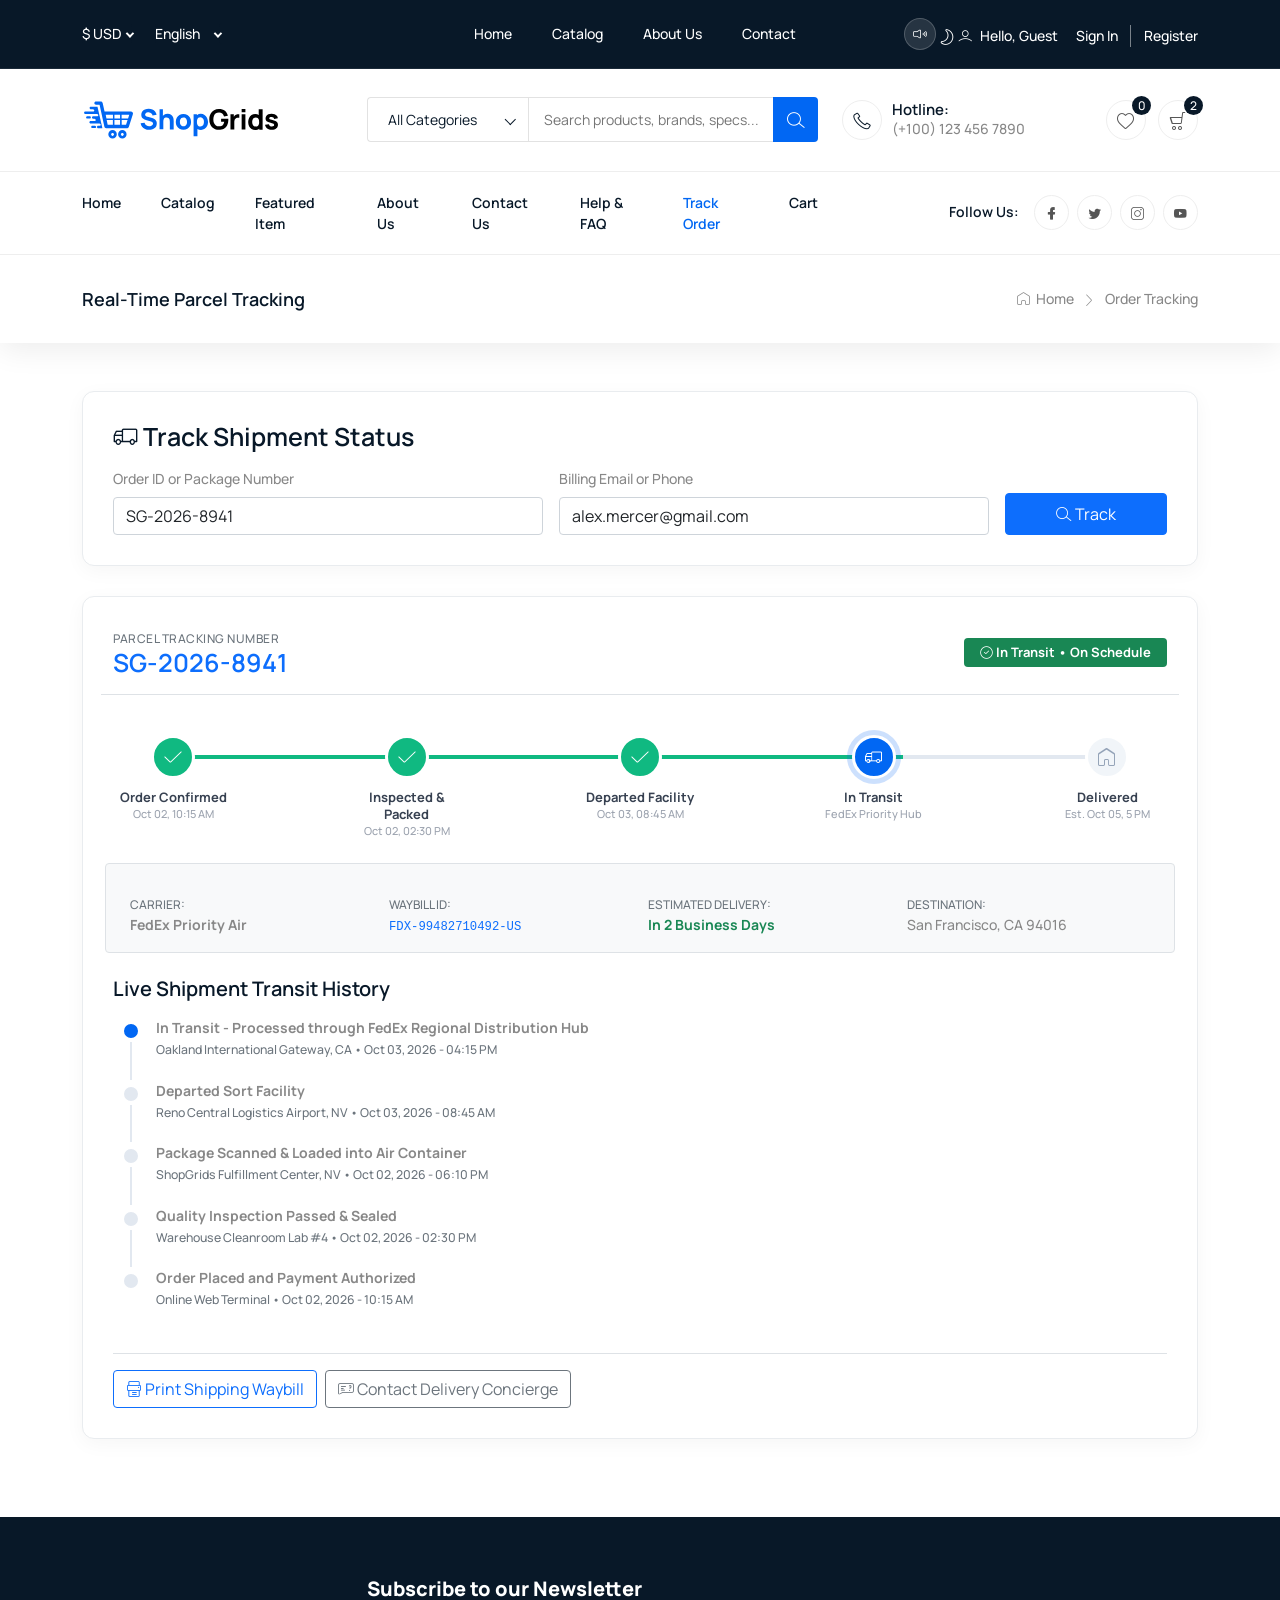
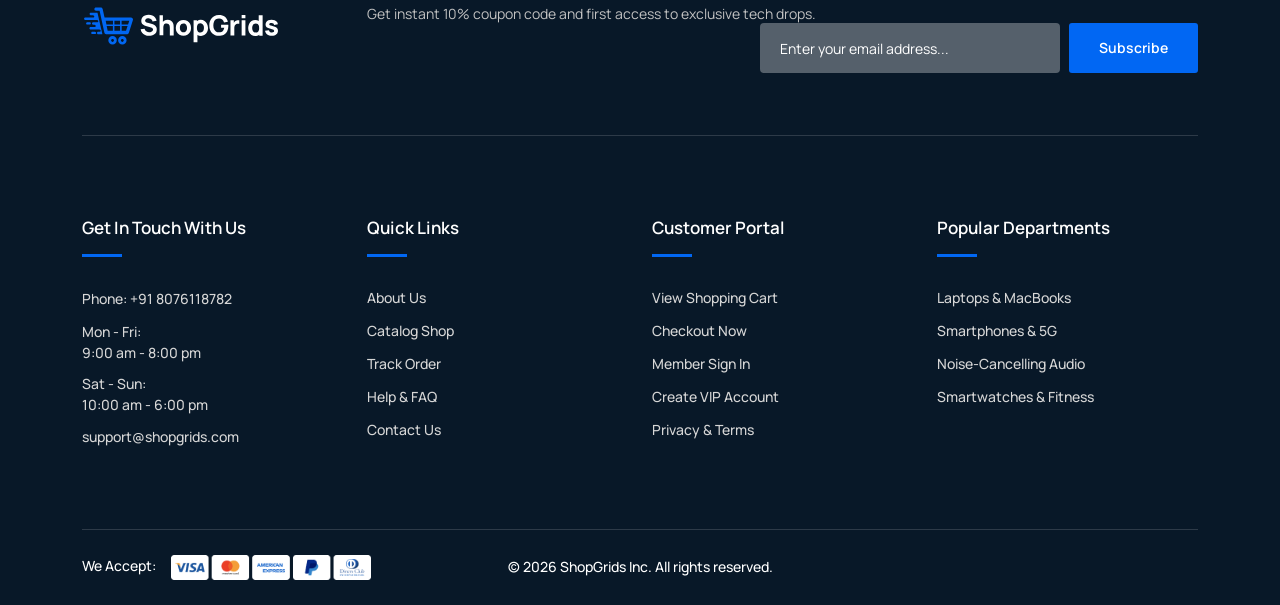
<file: order-tracking.html>
<!DOCTYPE html>
<html class="no-js" lang="zxx">

<head>
    <meta charset="utf-8" />
    <meta http-equiv="x-ua-compatible" content="ie=edge" />
    <title>Track Your Order - ShopGrids Premium Electronics</title>
    <meta name="description" content="Live real-time parcel and courier shipment tracking. Follow your order from global warehouse dispatch to doorstep delivery." />
    <meta name="viewport" content="width=device-width, initial-scale=1" />
    <link rel="shortcut icon" type="image/x-icon" href="assets/images/favicon.svg" />

    <!-- ========================= CSS here ========================= -->
    <link rel="stylesheet" href="assets/css/bootstrap.min.css" />
    <link rel="stylesheet" href="assets/css/LineIcons.3.0.css" />
    <link rel="stylesheet" href="assets/css/tiny-slider.css" />
    <link rel="stylesheet" href="assets/css/glightbox.min.css" />
    <link rel="stylesheet" href="assets/css/main.css" />
    <link rel="stylesheet" href="assets/css/ecommerce-features.css" />

    <style>
        .tracking-search-card {
            background: #fff;
            border-radius: 12px;
            padding: 30px;
            box-shadow: 0 5px 20px rgba(0,0,0,0.04);
            border: 1px solid #e9ecef;
            margin-bottom: 30px;
        }
        body.dark-theme .tracking-search-card {
            background: #142436;
            border-color: #243447;
            color: #fff;
        }
        .tracking-status-card {
            background: #fff;
            border-radius: 12px;
            padding: 30px;
            box-shadow: 0 5px 20px rgba(0,0,0,0.04);
            border: 1px solid #e9ecef;
            margin-bottom: 30px;
        }
        body.dark-theme .tracking-status-card {
            background: #142436;
            border-color: #243447;
            color: #fff;
        }
        .tracking-stepper-progress {
            display: flex;
            justify-content: space-between;
            position: relative;
            margin: 40px 0;
        }
        .tracking-stepper-progress::before {
            content: '';
            position: absolute;
            top: 20px;
            left: 5%;
            right: 5%;
            height: 4px;
            background: #e2e8f0;
            z-index: 1;
        }
        body.dark-theme .tracking-stepper-progress::before {
            background: #334155;
        }
        .tracking-stepper-progress::after {
            content: '';
            position: absolute;
            top: 20px;
            left: 5%;
            width: 70%;
            height: 4px;
            background: #10b981;
            z-index: 2;
        }
        .step-node {
            position: relative;
            z-index: 3;
            text-align: center;
            width: 120px;
        }
        .step-icon {
            width: 44px;
            height: 44px;
            border-radius: 50%;
            background: #f1f5f9;
            color: #94a3b8;
            display: inline-flex;
            align-items: center;
            justify-content: center;
            font-size: 18px;
            font-weight: bold;
            margin-bottom: 10px;
            border: 3px solid #fff;
            transition: all 0.3s;
        }
        body.dark-theme .step-icon {
            background: #1e293b;
            border-color: #142436;
        }
        .step-node.completed .step-icon {
            background: #10b981;
            color: #fff;
        }
        .step-node.active .step-icon {
            background: var(--ecom-primary);
            color: #fff;
            box-shadow: 0 0 0 5px rgba(1, 103, 243, 0.2);
            animation: pulse-ring 2s infinite;
        }
        @keyframes pulse-ring {
            0% { box-shadow: 0 0 0 0 rgba(1, 103, 243, 0.4); }
            70% { box-shadow: 0 0 0 10px rgba(1, 103, 243, 0); }
            100% { box-shadow: 0 0 0 0 rgba(1, 103, 243, 0); }
        }
        .step-label {
            font-size: 13px;
            font-weight: 700;
            color: #374151;
            line-height: 1.3;
        }
        body.dark-theme .step-label {
            color: #cbd5e1;
        }
        .step-time {
            font-size: 11px;
            color: #9ca3af;
        }
        .timeline-event-item {
            display: flex;
            gap: 15px;
            padding-bottom: 20px;
            position: relative;
        }
        .timeline-event-item::before {
            content: '';
            position: absolute;
            left: 9px;
            top: 25px;
            bottom: 0;
            width: 2px;
            background: #e2e8f0;
        }
        body.dark-theme .timeline-event-item::before {
            background: #334155;
        }
        .timeline-event-item:last-child::before {
            display: none;
        }
        .timeline-bullet {
            width: 20px;
            height: 20px;
            border-radius: 50%;
            background: #e2e8f0;
            flex-shrink: 0;
            margin-top: 4px;
            border: 3px solid #fff;
        }
        body.dark-theme .timeline-bullet {
            border-color: #142436;
        }
        .timeline-event-item.latest .timeline-bullet {
            background: var(--ecom-primary);
        }
    </style>
</head>

<body>
    <!-- Preloader -->
    <div class="preloader">
        <div class="preloader-inner">
            <div class="preloader-icon">
                <span></span>
                <span></span>
            </div>
        </div>
    </div>
    <!-- /End Preloader -->

    <!-- Start Header Area -->
    <header class="header navbar-area">
        <!-- Start Topbar -->
        <div class="topbar">
            <div class="container">
                <div class="row align-items-center">
                    <div class="col-lg-4 col-md-4 col-12">
                        <div class="top-left">
                            <ul class="menu-top-link">
                                <li>
                                    <div class="select-position">
                                        <select id="currencySelector" onchange="ShopApp.setCurrency(this.value)">
                                            <option value="USD" selected>$ USD</option>
                                            <option value="EUR">€ EUR</option>
                                            <option value="GBP">£ GBP</option>
                                            <option value="CAD">$ CAD</option>
                                            <option value="INR">₹ INR</option>
                                            <option value="CNY">¥ CNY</option>
                                        </select>
                                    </div>
                                </li>
                                <li>
                                    <div class="select-position">
                                        <select id="languageSelector">
                                            <option value="en" selected>English</option>
                                            <option value="es">Español</option>
                                            <option value="fr">Français</option>
                                            <option value="de">Deutsch</option>
                                            <option value="ar">العربية</option>
                                        </select>
                                    </div>
                                </li>
                            </ul>
                        </div>
                    </div>
                    <div class="col-lg-4 col-md-4 col-12">
                        <div class="top-middle">
                            <ul class="useful-links">
                                <li><a href="index.html">Home</a></li>
                                <li><a href="shop-grid.html">Catalog</a></li>
                                <li><a href="about-us.html">About Us</a></li>
                                <li><a href="contact.html">Contact</a></li>
                            </ul>
                        </div>
                    </div>
                    <div class="col-lg-4 col-md-4 col-12">
                        <div class="top-end">
                            <button type="button" id="soundToggleBtn" onclick="ShopApp.toggleSound()" class="sound-toggle-btn" title="Toggle Sound Effects">
                                <i class="lni lni-volume-high"></i>
                            </button>
                            <button type="button" id="themeToggleBtn" onclick="ShopApp.toggleDarkMode()" class="btn btn-sm text-white p-0" style="font-size:16px;background:none;border:none;" title="Toggle Light/Dark Mode">
                                <i class="lni lni-night"></i>
                            </button>
                            <div class="user" id="headerUserGreeting" style="cursor:pointer;" onclick="ShopApp.openAccountDashboard()" title="Open Account Dashboard">
                                <i class="lni lni-user"></i> Hello, Guest
                            </div>
                            <ul class="user-login">
                                <li><a href="login.html">Sign In</a></li>
                                <li><a href="register.html">Register</a></li>
                            </ul>
                        </div>
                    </div>
                </div>
            </div>
        </div>
        <!-- End Topbar -->

        <!-- Start Header Middle -->
        <div class="header-middle">
            <div class="container">
                <div class="row align-items-center">
                    <div class="col-lg-3 col-md-3 col-7">
                        <a class="navbar-brand" href="index.html">
                            <img src="assets/images/logo/logo.svg" alt="ShopGrids Logo">
                        </a>
                    </div>
                    <div class="col-lg-5 col-md-7 d-none d-md-block">
                        <div class="main-menu-search">
                            <div class="navbar-search search-style-5">
                                <div class="search-select">
                                    <div class="select-position">
                                        <select id="searchCategorySelect">
                                            <option value="all" selected>All Categories</option>
                                            <option value="phones">Smartphones</option>
                                            <option value="laptop">Laptops</option>
                                            <option value="headphones">Audio & Sound</option>
                                            <option value="speaker">Smart Wearables</option>
                                        </select>
                                    </div>
                                </div>
                                <div class="search-input">
                                    <input type="text" id="mainSearchInput" placeholder="Search products, brands, specs..." autocomplete="off">
                                    <div id="searchSuggestionsDropdown" class="search-suggestions-box"></div>
                                </div>
                                <div class="search-btn">
                                    <button type="button" id="mainSearchBtn"><i class="lni lni-search-alt"></i></button>
                                </div>
                            </div>
                        </div>
                    </div>
                    <div class="col-lg-4 col-md-2 col-5">
                        <div class="middle-right-area">
                            <div class="nav-hotline">
                                <i class="lni lni-phone"></i>
                                <h3>Hotline:
                                    <span>(+100) 123 456 7890</span>
                                </h3>
                            </div>
                            <div class="navbar-cart">
                                <div class="wishlist">
                                    <a href="javascript:void(0)" onclick="ShopApp.renderWishlistModal(); new bootstrap.Modal(document.getElementById('wishlistModal')).show();">
                                        <i class="lni lni-heart"></i>
                                        <span class="total-items">0</span>
                                    </a>
                                </div>
                                <div class="cart-items">
                                    <a href="javascript:void(0)" onclick="ShopApp.openCartDrawer()" class="main-btn">
                                        <i class="lni lni-cart"></i>
                                        <span class="total-items">0</span>
                                    </a>
                                </div>
                            </div>
                        </div>
                    </div>
                </div>
            </div>
        </div>
        <!-- End Header Middle -->

        <!-- Start Header Bottom -->
        <div class="container">
            <div class="row align-items-center">
                <div class="col-lg-8 col-md-6 col-12">
                    <div class="nav-inner">
                        <nav class="navbar navbar-expand-lg">
                            <button class="navbar-toggler mobile-menu-btn" type="button" data-bs-toggle="collapse"
                                data-bs-target="#navbarSupportedContent" aria-controls="navbarSupportedContent"
                                aria-expanded="false" aria-label="Toggle navigation">
                                <span class="toggler-icon"></span>
                                <span class="toggler-icon"></span>
                                <span class="toggler-icon"></span>
                            </button>
                            <div class="collapse navbar-collapse sub-menu-bar" id="navbarSupportedContent">
                                <ul id="nav" class="navbar-nav ms-auto">
                                    <li class="nav-item"><a href="index.html">Home</a></li>
                                    <li class="nav-item"><a href="shop-grid.html">Catalog</a></li>
                                    <li class="nav-item"><a href="product-details.html">Featured Item</a></li>
                                    <li class="nav-item"><a href="about-us.html">About Us</a></li>
                                    <li class="nav-item"><a href="contact.html">Contact Us</a></li>
                                    <li class="nav-item"><a href="faq.html">Help & FAQ</a></li>
                                    <li class="nav-item"><a href="order-tracking.html" class="active">Track Order</a></li>
                                    <li class="nav-item"><a href="cart.html">Cart</a></li>
                                </ul>
                            </div>
                        </nav>
                    </div>
                </div>
                <div class="col-lg-4 col-md-6 col-12">
                    <div class="nav-social">
                        <h5 class="title">Follow Us:</h5>
                        <ul>
                            <li><a href="javascript:void(0)"><i class="lni lni-facebook-filled"></i></a></li>
                            <li><a href="javascript:void(0)"><i class="lni lni-twitter-original"></i></a></li>
                            <li><a href="javascript:void(0)"><i class="lni lni-instagram"></i></a></li>
                            <li><a href="javascript:void(0)"><i class="lni lni-youtube"></i></a></li>
                        </ul>
                    </div>
                </div>
            </div>
        </div>
        <!-- End Header Bottom -->
    </header>
    <!-- End Header Area -->

    <!-- Start Breadcrumbs -->
    <div class="breadcrumbs">
        <div class="container">
            <div class="row align-items-center">
                <div class="col-lg-6 col-md-6 col-12">
                    <div class="breadcrumbs-content">
                        <h1 class="page-title">Real-Time Parcel Tracking</h1>
                    </div>
                </div>
                <div class="col-lg-6 col-md-6 col-12">
                    <ul class="breadcrumb-nav">
                        <li><a href="index.html"><i class="lni lni-home"></i> Home</a></li>
                        <li>Order Tracking</li>
                    </ul>
                </div>
            </div>
        </div>
    </div>
    <!-- End Breadcrumbs -->

    <!-- Start Tracking Section -->
    <section class="section py-5">
        <div class="container">
            <!-- Search Lookup Bar -->
            <div class="tracking-search-card">
                <h4 class="font-weight-bold mb-3"><i class="lni lni-delivery"></i> Track Shipment Status</h4>
                <div class="row g-3 align-items-end">
                    <div class="col-md-5 col-12">
                        <label class="form-label font-weight-bold">Order ID or Package Number</label>
                        <input type="text" id="orderTrackPageInput" class="form-control" placeholder="e.g. SG-2026-8941" value="SG-2026-8941">
                    </div>
                    <div class="col-md-5 col-12">
                        <label class="form-label font-weight-bold">Billing Email or Phone</label>
                        <input type="text" class="form-control" placeholder="alex.mercer@gmail.com" value="alex.mercer@gmail.com">
                    </div>
                    <div class="col-md-2 col-12">
                        <button type="button" class="btn btn-primary w-100 py-2 font-weight-bold" onclick="OrderTrackPage.track()">
                            <i class="lni lni-search-alt"></i> Track
                        </button>
                    </div>
                </div>
            </div>

            <!-- Tracking Details & Visual Stepper Card -->
            <div class="tracking-status-card">
                <div class="row align-items-center border-bottom pb-3 mb-4">
                    <div class="col-md-6 col-12 mb-2 mb-md-0">
                        <span class="text-muted" style="font-size:12px;text-transform:uppercase;letter-spacing:0.5px;">PARCEL TRACKING NUMBER</span>
                        <h4 id="activeTrackId" class="text-primary font-weight-bold mb-0">SG-2026-8941</h4>
                    </div>
                    <div class="col-md-6 col-12 text-md-end">
                        <span class="badge bg-success py-2 px-3" style="font-size:13px;">
                            <i class="lni lni-checkmark-circle"></i> In Transit • On Schedule
                        </span>
                    </div>
                </div>

                <!-- 5-Stage Stepper -->
                <div class="tracking-stepper-progress">
                    <div class="step-node completed">
                        <div class="step-icon"><i class="lni lni-checkmark"></i></div>
                        <div class="step-label">Order Confirmed</div>
                        <div class="step-time">Oct 02, 10:15 AM</div>
                    </div>
                    <div class="step-node completed">
                        <div class="step-icon"><i class="lni lni-checkmark"></i></div>
                        <div class="step-label">Inspected & Packed</div>
                        <div class="step-time">Oct 02, 02:30 PM</div>
                    </div>
                    <div class="step-node completed">
                        <div class="step-icon"><i class="lni lni-checkmark"></i></div>
                        <div class="step-label">Departed Facility</div>
                        <div class="step-time">Oct 03, 08:45 AM</div>
                    </div>
                    <div class="step-node active">
                        <div class="step-icon"><i class="lni lni-delivery"></i></div>
                        <div class="step-label">In Transit</div>
                        <div class="step-time">FedEx Priority Hub</div>
                    </div>
                    <div class="step-node">
                        <div class="step-icon"><i class="lni lni-home"></i></div>
                        <div class="step-label">Delivered</div>
                        <div class="step-time">Est. Oct 05, 5 PM</div>
                    </div>
                </div>

                <!-- Courier Overview Specs -->
                <div class="row g-3 p-3 bg-light rounded border mb-4" style="font-size:14px;">
                    <div class="col-md-3 col-6">
                        <span class="text-muted d-block" style="font-size:12px;">CARRIER:</span>
                        <strong>FedEx Priority Air</strong>
                    </div>
                    <div class="col-md-3 col-6">
                        <span class="text-muted d-block" style="font-size:12px;">WAYBILL ID:</span>
                        <code class="text-primary font-weight-bold">FDX-99482710492-US</code>
                    </div>
                    <div class="col-md-3 col-6">
                        <span class="text-muted d-block" style="font-size:12px;">ESTIMATED DELIVERY:</span>
                        <strong class="text-success">In 2 Business Days</strong>
                    </div>
                    <div class="col-md-3 col-6">
                        <span class="text-muted d-block" style="font-size:12px;">DESTINATION:</span>
                        <span>San Francisco, CA 94016</span>
                    </div>
                </div>

                <!-- Live Event Logs -->
                <h5 class="font-weight-bold mb-3">Live Shipment Transit History</h5>
                <div class="tracking-history-timeline ps-2">
                    <div class="timeline-event-item latest">
                        <div class="timeline-bullet"></div>
                        <div>
                            <strong class="d-block" style="font-size:14px;">In Transit - Processed through FedEx Regional Distribution Hub</strong>
                            <small class="text-muted">Oakland International Gateway, CA • Oct 03, 2026 - 04:15 PM</small>
                        </div>
                    </div>
                    <div class="timeline-event-item">
                        <div class="timeline-bullet"></div>
                        <div>
                            <strong class="d-block" style="font-size:14px;">Departed Sort Facility</strong>
                            <small class="text-muted">Reno Central Logistics Airport, NV • Oct 03, 2026 - 08:45 AM</small>
                        </div>
                    </div>
                    <div class="timeline-event-item">
                        <div class="timeline-bullet"></div>
                        <div>
                            <strong class="d-block" style="font-size:14px;">Package Scanned & Loaded into Air Container</strong>
                            <small class="text-muted">ShopGrids Fulfillment Center, NV • Oct 02, 2026 - 06:10 PM</small>
                        </div>
                    </div>
                    <div class="timeline-event-item">
                        <div class="timeline-bullet"></div>
                        <div>
                            <strong class="d-block" style="font-size:14px;">Quality Inspection Passed & Sealed</strong>
                            <small class="text-muted">Warehouse Cleanroom Lab #4 • Oct 02, 2026 - 02:30 PM</small>
                        </div>
                    </div>
                    <div class="timeline-event-item">
                        <div class="timeline-bullet"></div>
                        <div>
                            <strong class="d-block" style="font-size:14px;">Order Placed and Payment Authorized</strong>
                            <small class="text-muted">Online Web Terminal • Oct 02, 2026 - 10:15 AM</small>
                        </div>
                    </div>
                </div>

                <!-- Action Buttons -->
                <div class="d-flex flex-wrap gap-2 mt-4 pt-3 border-top">
                    <button class="btn btn-outline-primary" onclick="ShopApp.downloadPrintableInvoice()">
                        <i class="lni lni-printer"></i> Print Shipping Waybill
                    </button>
                    <a href="contact.html" class="btn btn-outline-secondary">
                        <i class="lni lni-support"></i> Contact Delivery Concierge
                    </a>
                </div>
            </div>
        </div>
    </section>
    <!-- End Tracking Section -->

    <!-- Start Footer Area -->
    <footer class="footer">
        <div class="footer-top">
            <div class="container">
                <div class="inner-content">
                    <div class="row align-items-center">
                        <div class="col-lg-3 col-md-4 col-12">
                            <div class="footer-logo">
                                <a href="index.html">
                                    <img src="assets/images/logo/white-logo.svg" alt="ShopGrids">
                                </a>
                            </div>
                        </div>
                        <div class="col-lg-9 col-md-8 col-12">
                            <div class="footer-newsletter">
                                <h4 class="title">
                                    Subscribe to our Newsletter
                                    <span>Get instant 10% coupon code and first access to exclusive tech drops.</span>
                                </h4>
                                <div class="newsletter-form-head">
                                    <form action="#" method="get" class="newsletter-form">
                                        <input name="EMAIL" placeholder="Enter your email address..." type="email" required>
                                        <div class="button">
                                            <button class="btn" type="submit">Subscribe</button>
                                        </div>
                                    </form>
                                </div>
                            </div>
                        </div>
                    </div>
                </div>
            </div>
        </div>
        <div class="footer-middle">
            <div class="container">
                <div class="bottom-inner">
                    <div class="row">
                        <div class="col-lg-3 col-md-6 col-12">
                            <div class="single-footer f-contact">
                                <h3>Get In Touch With Us</h3>
                                <p class="phone">Phone: +91 8076118782</p>
                                <ul>
                                    <li><span>Mon - Fri: </span> 9:00 am - 8:00 pm</li>
                                    <li><span>Sat - Sun: </span> 10:00 am - 6:00 pm</li>
                                </ul>
                                <p class="mail"><a href="mailto:support@shopgrids.com">support@shopgrids.com</a></p>
                            </div>
                        </div>
                        <div class="col-lg-3 col-md-6 col-12">
                            <div class="single-footer f-link">
                                <h3>Quick Links</h3>
                                <ul>
                                    <li><a href="about-us.html">About Us</a></li>
                                    <li><a href="shop-grid.html">Catalog Shop</a></li>
                                    <li><a href="order-tracking.html">Track Order</a></li>
                                    <li><a href="faq.html">Help & FAQ</a></li>
                                    <li><a href="contact.html">Contact Us</a></li>
                                </ul>
                            </div>
                        </div>
                        <div class="col-lg-3 col-md-6 col-12">
                            <div class="single-footer f-link">
                                <h3>Customer Portal</h3>
                                <ul>
                                    <li><a href="cart.html">View Shopping Cart</a></li>
                                    <li><a href="checkout.html">Checkout Now</a></li>
                                    <li><a href="login.html">Member Sign In</a></li>
                                    <li><a href="register.html">Create VIP Account</a></li>
                                    <li><a href="terms.html">Privacy & Terms</a></li>
                                </ul>
                            </div>
                        </div>
                        <div class="col-lg-3 col-md-6 col-12">
                            <div class="single-footer f-link">
                                <h3>Popular Departments</h3>
                                <ul>
                                    <li><a href="shop-grid.html?cat=laptop">Laptops & MacBooks</a></li>
                                    <li><a href="shop-grid.html?cat=phones">Smartphones & 5G</a></li>
                                    <li><a href="shop-grid.html?cat=headphones">Noise-Cancelling Audio</a></li>
                                    <li><a href="shop-grid.html?cat=speaker">Smartwatches & Fitness</a></li>
                                </ul>
                            </div>
                        </div>
                    </div>
                </div>
            </div>
        </div>
        <div class="footer-bottom">
            <div class="container">
                <div class="inner-content">
                    <div class="row align-items-center">
                        <div class="col-lg-4 col-12">
                            <div class="payment-gateway">
                                <span>We Accept:</span>
                                <img src="assets/images/footer/credit-cards-footer.png" alt="Payment Gateways">
                            </div>
                        </div>
                        <div class="col-lg-4 col-12">
                            <div class="copyright text-center">
                                <p>© 2026 ShopGrids Inc. All rights reserved.</p>
                            </div>
                        </div>
                    </div>
                </div>
            </div>
        </div>
    </footer>
    <!-- End Footer Area -->

    <!-- JS here -->
    <script src="assets/js/bootstrap.min.js"></script>
    <script src="assets/js/tiny-slider.js"></script>
    <script src="assets/js/glightbox.min.js"></script>
    <script src="assets/js/main.js"></script>
    <script src="assets/js/ecommerce-app.js"></script>

    <!-- Tracking Script -->
    <script>
        const OrderTrackPage = (function() {
            function track() {
                const id = document.getElementById('orderTrackPageInput').value.trim() || 'SG-2026-8941';
                document.getElementById('activeTrackId').textContent = id;
                if (window.ShopApp && typeof window.ShopApp.showToast === 'function') {
                    window.ShopApp.showToast('Live tracking status refreshed for ' + id, 'success');
                }
            }

            return { track };
        })();
    </script>
</body>

</html>
</file>
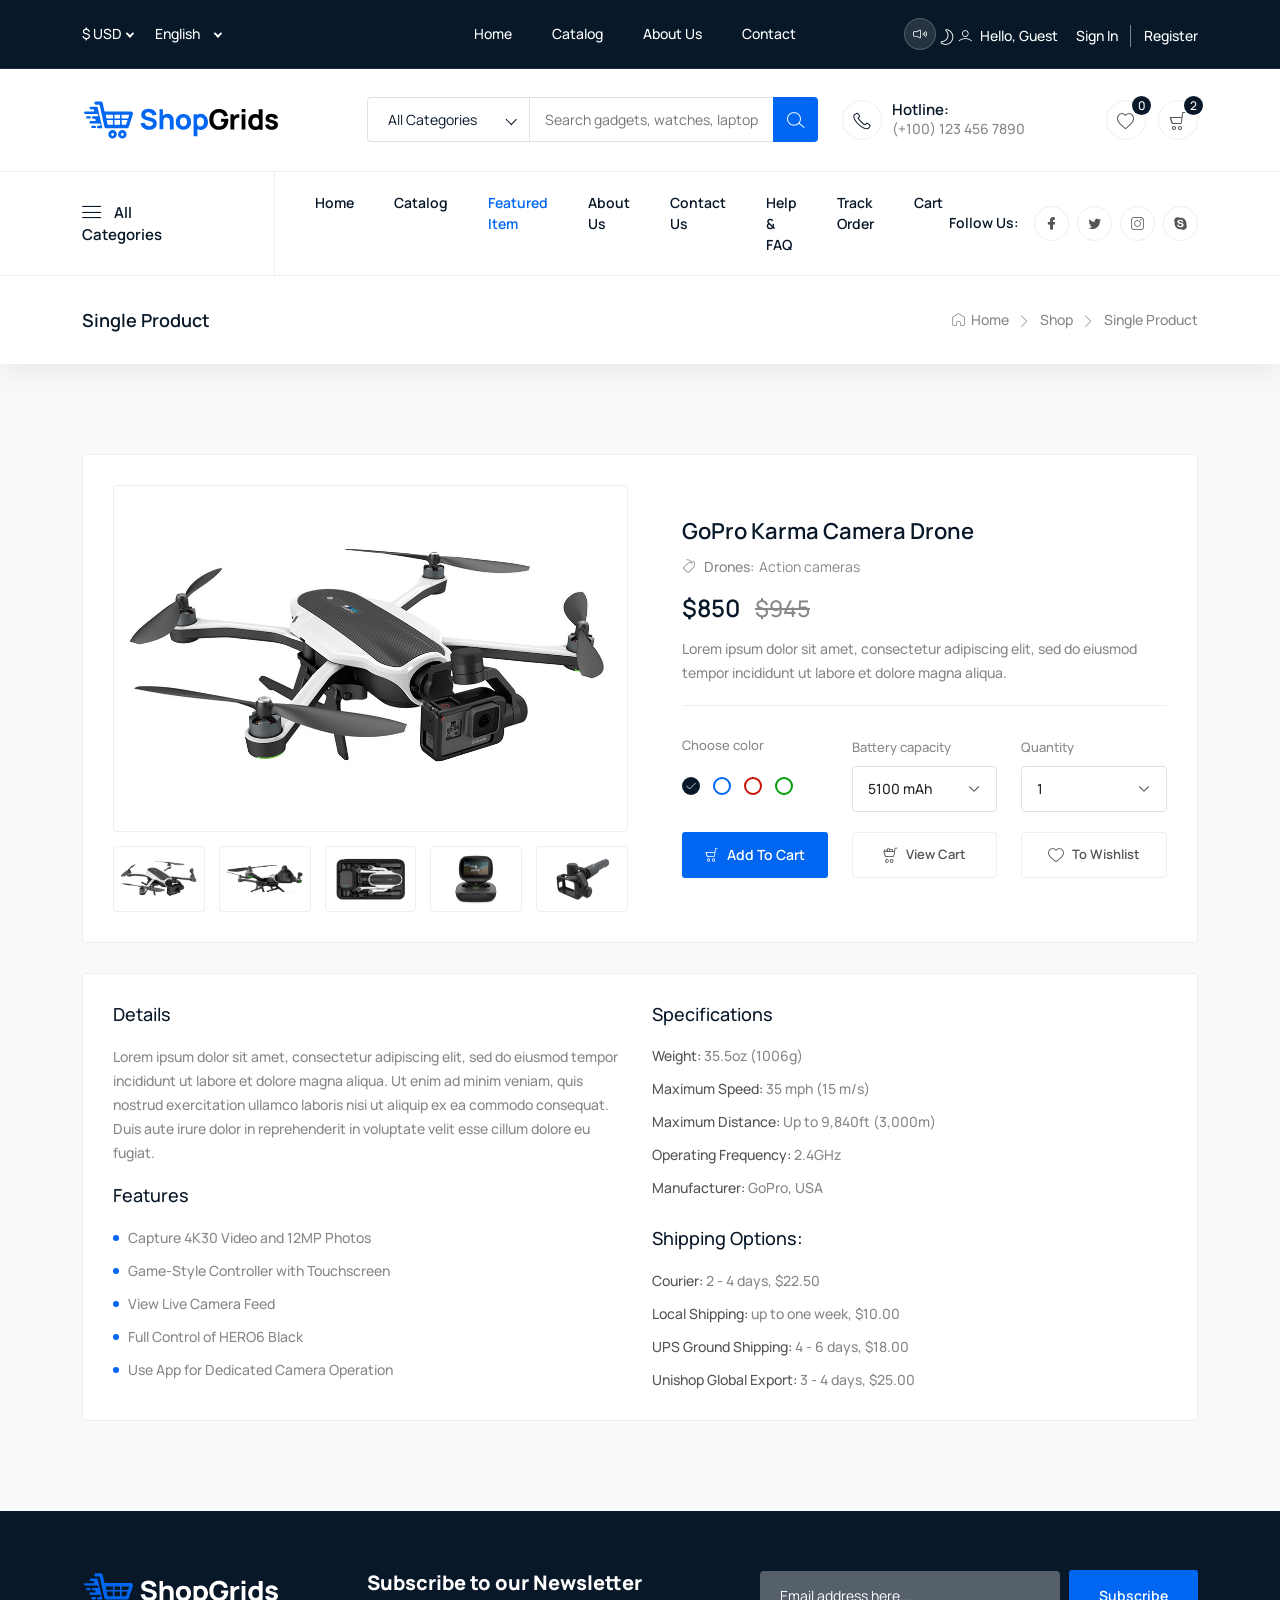
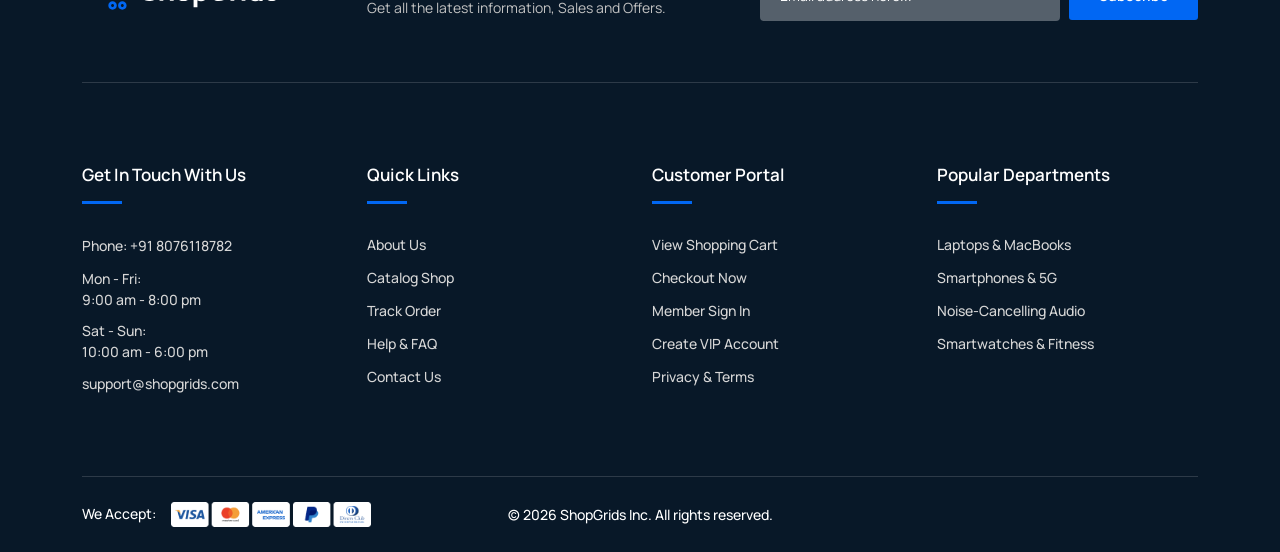
<file: product-details.html>
<!DOCTYPE html>
<html class="no-js" lang="zxx">

<head>
    <meta charset="utf-8" />
    <meta http-equiv="x-ua-compatible" content="ie=edge" />
    <title>Single Product</title>
    <meta name="description" content="" />
    <meta name="viewport" content="width=device-width, initial-scale=1" />
    <link rel="shortcut icon" type="image/x-icon" href="assets/images/favicon.svg" />

    <!-- ========================= CSS here ========================= -->
    <link rel="stylesheet" href="assets/css/bootstrap.min.css" />
    <link rel="stylesheet" href="assets/css/LineIcons.3.0.css" />
    <link rel="stylesheet" href="assets/css/tiny-slider.css" />
    <link rel="stylesheet" href="assets/css/glightbox.min.css" />
    <link rel="stylesheet" href="assets/css/main.css" />
    <link rel="stylesheet" href="assets/css/ecommerce-features.css" />
</head>

<body>
    <!-- Preloader -->
    <div class="preloader">
        <div class="preloader-inner">
            <div class="preloader-icon">
                <span></span>
                <span></span>
            </div>
        </div>
    </div>
    <!-- /End Preloader -->

    <!-- Start Header Area -->
    <header class="header navbar-area">
        <!-- Start Topbar -->
        <div class="topbar">
            <div class="container">
                <div class="row align-items-center">
                    <div class="col-lg-4 col-md-4 col-12">
                        <div class="top-left">
                            <ul class="menu-top-link">
                                <li>
                                    <div class="select-position">
                                        <select id="currencySelector" onchange="ShopApp.setCurrency(this.value)">
                                            <option value="USD" selected>$ USD</option>
                                            <option value="EUR">€ EUR</option>
                                            <option value="GBP">£ GBP</option>
                                            <option value="CAD">$ CAD</option>
                                            <option value="INR">₹ INR</option>
                                            <option value="CNY">¥ CNY</option>
                                        </select>
                                    </div>
                                </li>
                                <li>
                                    <div class="select-position">
                                        <select id="languageSelector">
                                            <option value="en" selected>English</option>
                                            <option value="es">Español</option>
                                            <option value="fr">Français</option>
                                            <option value="de">Deutsch</option>
                                            <option value="ar">العربية</option>
                                        </select>
                                    </div>
                                </li>
                            </ul>
                        </div>
                    </div>
                    <div class="col-lg-4 col-md-4 col-12">
                        <div class="top-middle">
                            <ul class="useful-links">
                                <li><a href="index.html">Home</a></li>
                                <li><a href="shop-grid.html">Catalog</a></li>
                                <li><a href="about-us.html">About Us</a></li>
                                <li><a href="contact.html">Contact</a></li>
                            </ul>
                        </div>
                    </div>
                    <div class="col-lg-4 col-md-4 col-12">
                        <div class="top-end">
                            <button type="button" id="soundToggleBtn" onclick="ShopApp.toggleSound()" class="sound-toggle-btn" title="Toggle Sound Effects">
                                <i class="lni lni-volume-high"></i>
                            </button>
                            <button type="button" id="themeToggleBtn" onclick="ShopApp.toggleDarkMode()" class="btn btn-sm text-white p-0" style="font-size:16px;background:none;border:none;" title="Toggle Light/Dark Mode">
                                <i class="lni lni-night"></i>
                            </button>
                            <div class="user" id="headerUserGreeting" style="cursor:pointer;" onclick="ShopApp.openAccountDashboard()" title="Open Account Dashboard">
                                <i class="lni lni-user"></i> Hello, Guest
                            </div>
                            <ul class="user-login">
                                <li><a href="login.html">Sign In</a></li>
                                <li><a href="register.html">Register</a></li>
                            </ul>
                        </div>
                    </div>
                </div>
            </div>
        </div>
        <!-- End Topbar -->
        <!-- Start Header Middle -->
        <div class="header-middle">
            <div class="container">
                <div class="row align-items-center">
                    <div class="col-lg-3 col-md-3 col-7">
                        <!-- Start Header Logo -->
                        <a class="navbar-brand" href="index.html">
                            <img src="assets/images/logo/logo.svg" alt="Logo">
                        </a>
                        <!-- End Header Logo -->
                    </div>
                    <div class="col-lg-5 col-md-7 d-xs-none">
                        <!-- Start Main Menu Search -->
                        <div class="main-menu-search">
                            <!-- navbar search start -->
                            <div class="navbar-search search-style-5">
                                <div class="search-select">
                                    <div class="select-position">
                                        <select id="searchCategorySelect">
                                            <option value="all" selected>All Categories</option>
                                            <option value="watches">Smart Watches</option>
                                            <option value="speaker">Speakers & Audio</option>
                                            <option value="camera">Smart Cameras</option>
                                            <option value="phones">Smartphones</option>
                                            <option value="headphones">Headphones</option>
                                            <option value="laptop">Laptops</option>
                                        </select>
                                    </div>
                                </div>
                                <div class="search-input">
                                    <input type="text" id="mainSearchInput" placeholder="Search gadgets, watches, laptops, audio..." autocomplete="off">
                                </div>
                                <div class="search-btn">
                                    <button type="button" id="mainSearchBtn"><i class="lni lni-search-alt"></i></button>
                                </div>
                            </div>
                            <div id="searchSuggestionsDropdown" class="search-suggestions-dropdown"></div>
                            <!-- navbar search Ends -->
                        </div>
                        <!-- End Main Menu Search -->
                    </div>
                    <div class="col-lg-4 col-md-2 col-5">
                        <div class="middle-right-area">
                            <div class="nav-hotline">
                                <i class="lni lni-phone"></i>
                                <h3>Hotline:
                                    <span>(+100) 123 456 7890</span>
                                </h3>
                            </div>
                            <div class="navbar-cart">
                                <div class="wishlist">
                                    <a href="javascript:void(0)">
                                        <i class="lni lni-heart"></i>
                                        <span class="total-items">0</span>
                                    </a>
                                </div>
                                <div class="cart-items">
                                    <a href="javascript:void(0)" class="main-btn">
                                        <i class="lni lni-cart"></i>
                                        <span class="total-items">2</span>
                                    </a>
                                    <!-- Shopping Item -->
                                    <div class="shopping-item">
                                        <div class="dropdown-cart-header">
                                            <span>2 Items</span>
                                            <a href="javascript:void(0)" onclick="ShopApp.openCartDrawer()">View Cart</a>
                                        </div>
                                        <ul class="shopping-list">
                                            <li>
                                                <a href="javascript:void(0)" class="remove" title="Remove this item"><i
                                                        class="lni lni-close"></i></a>
                                                <div class="cart-img-head">
                                                    <a class="cart-img" href="product-details.html"><img
                                                            src="assets/images/header/cart-items/item1.jpg" alt="#"></a>
                                                </div>

                                                <div class="content">
                                                    <h4><a href="product-details.html">
                                                            Apple Watch Series 6</a></h4>
                                                    <p class="quantity">1x - <span class="amount">$99.00</span></p>
                                                </div>
                                            </li>
                                            <li>
                                                <a href="javascript:void(0)" class="remove" title="Remove this item"><i
                                                        class="lni lni-close"></i></a>
                                                <div class="cart-img-head">
                                                    <a class="cart-img" href="product-details.html"><img
                                                            src="assets/images/header/cart-items/item2.jpg" alt="#"></a>
                                                </div>
                                                <div class="content">
                                                    <h4><a href="product-details.html">Wi-Fi Smart Camera</a></h4>
                                                    <p class="quantity">1x - <span class="amount">$35.00</span></p>
                                                </div>
                                            </li>
                                        </ul>
                                        <div class="bottom">
                                            <div class="total">
                                                <span>Total</span>
                                                <span class="total-amount">$134.00</span>
                                            </div>
                                            <div class="button">
                                                <a href="javascript:void(0)" onclick="ShopApp.openCheckoutModal()" class="btn animate">Checkout</a>
                                            </div>
                                        </div>
                                    </div>
                                    <!--/ End Shopping Item -->
                                </div>
                            </div>
                        </div>
                    </div>
                </div>
            </div>
        </div>
        <!-- End Header Middle -->
        <!-- Start Header Bottom -->
        <div class="container">
            <div class="row align-items-center">
                <div class="col-lg-8 col-md-6 col-12">
                    <div class="nav-inner">
                        <!-- Start Mega Category Menu -->
                        <div class="mega-category-menu">
                            <span class="cat-button"><i class="lni lni-menu"></i>All Categories</span>
                            <ul class="sub-category">
                                <li><a href="shop-grid.html">All Electronics <i class="lni lni-chevron-right"></i></a>
                                    <ul class="inner-sub-category">
                                        <li><a href="shop-grid.html?cat=camera">Digital & Security Cameras</a></li>
                                        <li><a href="shop-grid.html?cat=watches">Smart Fitness Watches</a></li>
                                        <li><a href="shop-grid.html?cat=headphones">ANC Studio Headphones</a></li>
                                        <li><a href="shop-grid.html?cat=speaker">Bluetooth 360 Speakers</a></li>
                                        <li><a href="shop-grid.html?cat=laptop">Laptops & Ultrabooks</a></li>
                                        <li><a href="shop-grid.html?cat=phones">5G Flagship Smartphones</a></li>
                                    </ul>
                                </li>
                                <li><a href="shop-grid.html?cat=watches">Smart Watches & Fitness</a></li>
                                <li><a href="shop-grid.html?cat=headphones">Audio & Headphones</a></li>
                                <li><a href="shop-grid.html?cat=speaker">Portable Speakers</a></li>
                                <li><a href="shop-grid.html?cat=laptop">Computers & Tablets</a></li>
                                <li><a href="shop-grid.html?cat=camera">Cameras & Surveillance</a></li>
                                <li><a href="shop-grid.html?cat=phones">Mobile Phones</a></li>
                                <li><a href="shop-grid.html">Top Catalog Deals</a></li>
                            </ul>
                        </div>
                        <!-- End Mega Category Menu -->
                        <!-- Start Navbar -->
                        <nav class="navbar navbar-expand-lg">
                            <button class="navbar-toggler mobile-menu-btn" type="button" data-bs-toggle="collapse"
                                data-bs-target="#navbarSupportedContent" aria-controls="navbarSupportedContent"
                                aria-expanded="false" aria-label="Toggle navigation">
                                <span class="toggler-icon"></span>
                                <span class="toggler-icon"></span>
                                <span class="toggler-icon"></span>
                            </button>
                            <div class="collapse navbar-collapse sub-menu-bar" id="navbarSupportedContent">
                                <ul id="nav" class="navbar-nav ms-auto">
                                    <li class="nav-item"><a href="index.html">Home</a></li>
                                    <li class="nav-item"><a href="shop-grid.html">Catalog</a></li>
                                    <li class="nav-item"><a href="product-details.html" class="active">Featured Item</a></li>
                                    <li class="nav-item"><a href="about-us.html">About Us</a></li>
                                    <li class="nav-item"><a href="contact.html">Contact Us</a></li>
                                    <li class="nav-item"><a href="faq.html">Help & FAQ</a></li>
                                    <li class="nav-item"><a href="order-tracking.html">Track Order</a></li>
                                    <li class="nav-item"><a href="cart.html">Cart</a></li>
                                </ul>
                            </div> <!-- navbar collapse -->
                        </nav>
                        <!-- End Navbar -->
                    </div>
                </div>
                <div class="col-lg-4 col-md-6 col-12">
                    <!-- Start Nav Social -->
                    <div class="nav-social">
                        <h5 class="title">Follow Us:</h5>
                        <ul>
                            <li>
                                <a href="javascript:void(0)"><i class="lni lni-facebook-filled"></i></a>
                            </li>
                            <li>
                                <a href="javascript:void(0)"><i class="lni lni-twitter-original"></i></a>
                            </li>
                            <li>
                                <a href="javascript:void(0)"><i class="lni lni-instagram"></i></a>
                            </li>
                            <li>
                                <a href="javascript:void(0)"><i class="lni lni-skype"></i></a>
                            </li>
                        </ul>
                    </div>
                    <!-- End Nav Social -->
                </div>
            </div>
        </div>
        <!-- Start Header Bottom -->
    </header>
    <!-- End Header Area -->

    <!-- Start Breadcrumbs -->
    <div class="breadcrumbs">
        <div class="container">
            <div class="row align-items-center">
                <div class="col-lg-6 col-md-6 col-12">
                    <div class="breadcrumbs-content">
                        <h1 class="page-title">Single Product</h1>
                    </div>
                </div>
                <div class="col-lg-6 col-md-6 col-12">
                    <ul class="breadcrumb-nav">
                        <li><a href="index.html"><i class="lni lni-home"></i> Home</a></li>
                        <li><a href="index.html">Shop</a></li>
                        <li>Single Product</li>
                    </ul>
                </div>
            </div>
        </div>
    </div>
    <!-- End Breadcrumbs -->

    <!-- Start Item Details -->
    <section class="item-details section">
        <div class="container">
            <div class="top-area">
                <div class="row align-items-center">
                    <div class="col-lg-6 col-md-12 col-12">
                        <div class="product-images">
                            <main id="gallery">
                                <div class="main-img">
                                    <img src="assets/images/product-details/01.jpg" id="current" alt="#">
                                </div>
                                <div class="images">
                                    <img src="assets/images/product-details/01.jpg" class="img" alt="#">
                                    <img src="assets/images/product-details/02.jpg" class="img" alt="#">
                                    <img src="assets/images/product-details/03.jpg" class="img" alt="#">
                                    <img src="assets/images/product-details/04.jpg" class="img" alt="#">
                                    <img src="assets/images/product-details/05.jpg" class="img" alt="#">
                                </div>
                            </main>
                        </div>
                    </div>
                    <div class="col-lg-6 col-md-12 col-12">
                        <div class="product-info">
                            <h2 class="title">GoPro Karma Camera Drone</h2>
                            <p class="category"><i class="lni lni-tag"></i> Drones:<a href="javascript:void(0)">Action
                                    cameras</a></p>
                            <h3 class="price">$850<span>$945</span></h3>
                            <p class="info-text">Lorem ipsum dolor sit amet, consectetur adipiscing elit, sed do eiusmod
                                tempor incididunt
                                ut labore et dolore magna aliqua.</p>
                            <div class="row">
                                <div class="col-lg-4 col-md-4 col-12">
                                    <div class="form-group color-option">
                                        <label class="title-label" for="size">Choose color</label>
                                        <div class="single-checkbox checkbox-style-1">
                                            <input type="checkbox" id="checkbox-1" checked>
                                            <label for="checkbox-1"><span></span></label>
                                        </div>
                                        <div class="single-checkbox checkbox-style-2">
                                            <input type="checkbox" id="checkbox-2">
                                            <label for="checkbox-2"><span></span></label>
                                        </div>
                                        <div class="single-checkbox checkbox-style-3">
                                            <input type="checkbox" id="checkbox-3">
                                            <label for="checkbox-3"><span></span></label>
                                        </div>
                                        <div class="single-checkbox checkbox-style-4">
                                            <input type="checkbox" id="checkbox-4">
                                            <label for="checkbox-4"><span></span></label>
                                        </div>
                                    </div>
                                </div>
                                <div class="col-lg-4 col-md-4 col-12">
                                    <div class="form-group">
                                        <label for="color">Battery capacity</label>
                                        <select class="form-control" id="color">
                                            <option>5100 mAh</option>
                                            <option>6200 mAh</option>
                                            <option>8000 mAh</option>
                                        </select>
                                    </div>
                                </div>
                                <div class="col-lg-4 col-md-4 col-12">
                                    <div class="form-group quantity">
                                        <label for="color">Quantity</label>
                                        <select class="form-control">
                                            <option>1</option>
                                            <option>2</option>
                                            <option>3</option>
                                            <option>4</option>
                                            <option>5</option>
                                        </select>
                                    </div>
                                </div>
                            </div>
                            <div class="bottom-content">
                                <div class="row align-items-end">
                                    <div class="col-lg-4 col-md-4 col-12">
                                        <div class="button cart-button">
                                            <button class="btn" style="width: 100%;" onclick="ShopApp.addToCart('prod-3', parseInt(document.querySelector('.quantity select').value) || 1)"><i class="lni lni-cart"></i> Add to Cart</button>
                                        </div>
                                    </div>
                                    <div class="col-lg-4 col-md-4 col-12">
                                        <div class="wish-button">
                                            <button class="btn" onclick="ShopApp.openCartDrawer()"><i class="lni lni-cart-full"></i> View Cart</button>
                                        </div>
                                    </div>
                                    <div class="col-lg-4 col-md-4 col-12">
                                        <div class="wish-button">
                                            <button class="btn" onclick="ShopApp.toggleWishlist('prod-3')"><i class="lni lni-heart"></i> To Wishlist</button>
                                        </div>
                                    </div>
                                </div>
                            </div>
                        </div>
                    </div>
                </div>
            </div>
            <div class="product-details-info">
                <div class="single-block">
                    <div class="row">
                        <div class="col-lg-6 col-12">
                            <div class="info-body custom-responsive-margin">
                                <h4>Details</h4>
                                <p>Lorem ipsum dolor sit amet, consectetur adipiscing elit, sed do eiusmod tempor
                                    incididunt ut labore et dolore magna aliqua. Ut enim ad minim veniam, quis nostrud
                                    exercitation ullamco laboris nisi ut aliquip ex ea commodo consequat. Duis aute
                                    irure dolor in reprehenderit in voluptate velit esse cillum dolore eu fugiat.</p>
                                <h4>Features</h4>
                                <ul class="features">
                                    <li>Capture 4K30 Video and 12MP Photos</li>
                                    <li>Game-Style Controller with Touchscreen</li>
                                    <li>View Live Camera Feed</li>
                                    <li>Full Control of HERO6 Black</li>
                                    <li>Use App for Dedicated Camera Operation</li>
                                </ul>
                            </div>
                        </div>
                        <div class="col-lg-6 col-12">
                            <div class="info-body">
                                <h4>Specifications</h4>
                                <ul class="normal-list">
                                    <li><span>Weight:</span> 35.5oz (1006g)</li>
                                    <li><span>Maximum Speed:</span> 35 mph (15 m/s)</li>
                                    <li><span>Maximum Distance:</span> Up to 9,840ft (3,000m)</li>
                                    <li><span>Operating Frequency:</span> 2.4GHz</li>
                                    <li><span>Manufacturer:</span> GoPro, USA</li>
                                </ul>
                                <h4>Shipping Options:</h4>
                                <ul class="normal-list">
                                    <li><span>Courier:</span> 2 - 4 days, $22.50</li>
                                    <li><span>Local Shipping:</span> up to one week, $10.00</li>
                                    <li><span>UPS Ground Shipping:</span> 4 - 6 days, $18.00</li>
                                    <li><span>Unishop Global Export:</span> 3 - 4 days, $25.00</li>
                                </ul>
                            </div>
                        </div>
                    </div>
                </div>
            </div>
        </div>
    </section>
    <!-- End Item Details -->

    <!-- Review Modal -->
    <div class="modal fade review-modal" id="exampleModal" tabindex="-1" aria-labelledby="exampleModalLabel"
        aria-hidden="true">
        <div class="modal-dialog">
            <div class="modal-content">
                <div class="modal-header">
                    <h5 class="modal-title" id="exampleModalLabel">Leave a Review</h5>
                    <button type="button" class="btn-close" data-bs-dismiss="modal" aria-label="Close"></button>
                </div>
                <div class="modal-body">
                    <div class="row">
                        <div class="col-sm-6">
                            <div class="form-group">
                                <label for="review-name">Your Name</label>
                                <input class="form-control" type="text" id="review-name" required>
                            </div>
                        </div>
                        <div class="col-sm-6">
                            <div class="form-group">
                                <label for="review-email">Your Email</label>
                                <input class="form-control" type="email" id="review-email" required>
                            </div>
                        </div>
                    </div>
                    <div class="row">
                        <div class="col-sm-6">
                            <div class="form-group">
                                <label for="review-subject">Subject</label>
                                <input class="form-control" type="text" id="review-subject" required>
                            </div>
                        </div>
                        <div class="col-sm-6">
                            <div class="form-group">
                                <label for="review-rating">Rating</label>
                                <select class="form-control" id="review-rating">
                                    <option>5 Stars</option>
                                    <option>4 Stars</option>
                                    <option>3 Stars</option>
                                    <option>2 Stars</option>
                                    <option>1 Star</option>
                                </select>
                            </div>
                        </div>
                    </div>
                    <div class="form-group">
                        <label for="review-message">Review</label>
                        <textarea class="form-control" id="review-message" rows="8" required></textarea>
                    </div>
                </div>
                <div class="modal-footer button">
                    <button type="button" class="btn">Submit Review</button>
                </div>
            </div>
        </div>
    </div>
    <!-- End Review Modal -->

    <!-- Start Footer Area -->
    <footer class="footer">
        <!-- Start Footer Top -->
        <div class="footer-top">
            <div class="container">
                <div class="inner-content">
                    <div class="row">
                        <div class="col-lg-3 col-md-4 col-12">
                            <div class="footer-logo">
                                <a href="index.html">
                                    <img src="assets/images/logo/white-logo.svg" alt="#">
                                </a>
                            </div>
                        </div>
                        <div class="col-lg-9 col-md-8 col-12">
                            <div class="footer-newsletter">
                                <h4 class="title">
                                    Subscribe to our Newsletter
                                    <span>Get all the latest information, Sales and Offers.</span>
                                </h4>
                                <div class="newsletter-form-head">
                                    <form action="#" method="get" target="_blank" class="newsletter-form">
                                        <input name="EMAIL" placeholder="Email address here..." type="email">
                                        <div class="button">
                                            <button class="btn">Subscribe<span class="dir-part"></span></button>
                                        </div>
                                    </form>
                                </div>
                            </div>
                        </div>
                    </div>
                </div>
            </div>
        </div>
        <!-- End Footer Top -->
        <!-- Start Footer Middle -->
        <div class="footer-middle">
            <div class="container">
                <div class="bottom-inner">
                    <div class="row">
                        <div class="col-lg-3 col-md-6 col-12">
                            <div class="single-footer f-contact">
                                <h3>Get In Touch With Us</h3>
                                <p class="phone">Phone: +91 8076118782</p>
                                <ul>
                                    <li><span>Mon - Fri: </span> 9:00 am - 8:00 pm</li>
                                    <li><span>Sat - Sun: </span> 10:00 am - 6:00 pm</li>
                                </ul>
                                <p class="mail"><a href="mailto:support@shopgrids.com">support@shopgrids.com</a></p>
                            </div>
                        </div>
                        <div class="col-lg-3 col-md-6 col-12">
                            <div class="single-footer f-link">
                                <h3>Quick Links</h3>
                                <ul>
                                    <li><a href="about-us.html">About Us</a></li>
                                    <li><a href="shop-grid.html">Catalog Shop</a></li>
                                    <li><a href="order-tracking.html">Track Order</a></li>
                                    <li><a href="faq.html">Help & FAQ</a></li>
                                    <li><a href="contact.html">Contact Us</a></li>
                                </ul>
                            </div>
                        </div>
                        <div class="col-lg-3 col-md-6 col-12">
                            <div class="single-footer f-link">
                                <h3>Customer Portal</h3>
                                <ul>
                                    <li><a href="cart.html">View Shopping Cart</a></li>
                                    <li><a href="checkout.html">Checkout Now</a></li>
                                    <li><a href="login.html">Member Sign In</a></li>
                                    <li><a href="register.html">Create VIP Account</a></li>
                                    <li><a href="terms.html">Privacy & Terms</a></li>
                                </ul>
                            </div>
                        </div>
                        <div class="col-lg-3 col-md-6 col-12">
                            <div class="single-footer f-link">
                                <h3>Popular Departments</h3>
                                <ul>
                                    <li><a href="shop-grid.html?cat=laptop">Laptops & MacBooks</a></li>
                                    <li><a href="shop-grid.html?cat=phones">Smartphones & 5G</a></li>
                                    <li><a href="shop-grid.html?cat=headphones">Noise-Cancelling Audio</a></li>
                                    <li><a href="shop-grid.html?cat=speaker">Smartwatches & Fitness</a></li>
                                </ul>
                            </div>
                        </div>
                    </div>
                </div>
            </div>
        </div>
        <div class="footer-bottom">
            <div class="container">
                <div class="inner-content">
                    <div class="row align-items-center">
                        <div class="col-lg-4 col-12">
                            <div class="payment-gateway">
                                <span>We Accept:</span>
                                <img src="assets/images/footer/credit-cards-footer.png" alt="Payment Gateways">
                            </div>
                        </div>
                        <div class="col-lg-4 col-12">
                            <div class="copyright text-center">
                                <p>© 2026 ShopGrids Inc. All rights reserved.</p>
                            </div>
                        </div>
                    </div>
                </div>
            </div>
        </div>
        <!-- End Footer Bottom -->
    </footer>
    <!--/ End Footer Area -->

    <!-- ========================= scroll-top ========================= -->
    <a href="#" class="scroll-top">
        <i class="lni lni-chevron-up"></i>
    </a>

    <!-- ========================= Interactive Cart Drawer ========================= -->
    <div id="cartDrawerOverlay" class="cart-drawer-overlay">
        <div class="cart-drawer">
            <div class="cart-drawer-header">
                <h4><i class="lni lni-cart"></i> Shopping Cart <span id="drawerTotalItems">(0)</span></h4>
                <button type="button" class="cart-drawer-close" onclick="ShopApp.closeCartDrawer()">&times;</button>
            </div>
            <div class="cart-shipping-meter">
                <div id="shippingMeterText">Add items to unlock <strong>FREE Express Shipping</strong>!</div>
                <div class="cart-shipping-meter-progress">
                    <div id="shippingMeterFill" class="cart-shipping-meter-fill" style="width: 0%;"></div>
                </div>
            </div>
            <div id="cartDrawerItems" class="cart-drawer-items">
                <!-- Dynamically populated -->
            </div>
            <div class="cart-drawer-footer">
                <div class="cart-promo-box">
                    <input type="text" id="drawerPromoInput" class="cart-promo-input" placeholder="Promo code (e.g. VIP20)">
                    <button type="button" id="drawerApplyPromoBtn" class="cart-promo-btn">Apply</button>
                </div>
                <div class="cart-summary-line">
                    <span>Subtotal:</span>
                    <strong id="drawerSubtotal">$0.00</strong>
                </div>
                <div class="cart-summary-line" style="display:none; color:#10b981;">
                    <span>Discount:</span>
                    <strong id="drawerDiscount">-$0.00</strong>
                </div>
                <div class="cart-summary-line">
                    <span>Estimated Shipping:</span>
                    <strong id="drawerShipping">FREE</strong>
                </div>
                <div class="cart-summary-line">
                    <span>Estimated Tax (8%):</span>
                    <strong id="drawerTax">$0.00</strong>
                </div>
                <div class="cart-summary-line total">
                    <span>Grand Total:</span>
                    <strong id="drawerGrandTotal">$0.00</strong>
                </div>
                <button type="button" class="btn-drawer-checkout" onclick="ShopApp.openCheckoutModal()">
                    Proceed to Checkout &rarr;
                </button>
            </div>
        </div>
    </div>

    <!-- ========================= Quick View Modal ========================= -->
    <div class="modal fade" id="quickViewModal" tabindex="-1" aria-hidden="true">
        <div class="modal-dialog modal-lg modal-dialog-centered">
            <div class="modal-content">
                <div class="modal-header border-0 pb-0">
                    <span id="qvStockStatus" class="badge-stock badge-in-stock">In Stock</span>
                    <button type="button" class="btn-close" data-bs-dismiss="modal" aria-label="Close"></button>
                </div>
                <div class="modal-body pt-2">
                    <div class="row">
                        <div class="col-md-6 col-12 text-center">
                            <img id="qvMainImg" src="assets/images/products/product-1.jpg" alt="Product View" class="img-fluid rounded border mb-2" style="max-height: 280px; object-fit: contain;">
                            <div id="qvGalleryThumbs" class="quickview-gallery-thumbs justify-content-center"></div>
                        </div>
                        <div class="col-md-6 col-12">
                            <span id="qvCategory" class="text-uppercase text-muted" style="font-size:12px;font-weight:700;">Watches</span>
                            <h4 id="qvTitle" style="font-size:20px;font-weight:700;margin:6px 0;">Product Title</h4>
                            <div class="d-flex align-items-center gap-2 mb-2">
                                <span id="qvRatingStars"></span>
                                <small id="qvReviewCount" class="text-muted"></small>
                            </div>
                            <div class="d-flex align-items-baseline gap-2 mb-3">
                                <span id="qvPrice" style="font-size:24px;font-weight:800;color:var(--ecom-primary);">$199.00</span>
                                <span id="qvOrigPrice" style="text-decoration:line-through;color:#94a3b8;font-size:16px;">$229.00</span>
                            </div>
                            <p id="qvDescription" style="font-size:13px;color:#475569;line-height:1.5;margin-bottom:15px;"></p>
                            <div class="mb-3">
                                <label style="font-size:12px;font-weight:700;color:#334155;display:block;margin-bottom:6px;">Select Color / Variant:</label>
                                <div id="qvColorSwatches"></div>
                            </div>
                            <div class="d-flex align-items-center gap-3 mb-4">
                                <div class="cart-qty-stepper">
                                    <button type="button" class="cart-qty-btn" onclick="ShopApp.changeQuickViewQty(-1)">-</button>
                                    <span id="qvQtyValue" class="cart-qty-value">1</span>
                                    <button type="button" class="cart-qty-btn" onclick="ShopApp.changeQuickViewQty(1)">+</button>
                                </div>
                                <small class="text-muted">SKU: <span id="qvSku">WTC-01</span></small>
                            </div>
                            <div class="d-flex gap-2">
                                <button type="button" class="btn btn-primary flex-grow-1" onclick="ShopApp.addQuickViewToCart(false)">
                                    <i class="lni lni-cart"></i> Add to Cart
                                </button>
                                <button type="button" class="btn btn-outline-primary" onclick="ShopApp.addQuickViewToCart(true)">
                                    Buy Now
                                </button>
                            </div>
                        </div>
                    </div>
                </div>
            </div>
        </div>
    </div>

    <!-- ========================= Wishlist Modal ========================= -->
    <div class="modal fade" id="wishlistModal" tabindex="-1" aria-hidden="true">
        <div class="modal-dialog modal-md modal-dialog-centered">
            <div class="modal-content">
                <div class="modal-header">
                    <h5 class="modal-title font-weight-bold"><i class="lni lni-heart text-danger"></i> Saved Wishlist Items</h5>
                    <button type="button" class="btn-close" data-bs-dismiss="modal" aria-label="Close"></button>
                </div>
                <div class="modal-body p-0" id="wishlistItemsContainer"></div>
            </div>
        </div>
    </div>

    <!-- ========================= 2-Step Checkout Modal ========================= -->
    <div class="modal fade" id="checkoutModal" tabindex="-1" aria-hidden="true">
        <div class="modal-dialog modal-lg modal-dialog-centered">
            <div class="modal-content">
                <div class="modal-header">
                    <h5 class="modal-title font-weight-bold"><i class="lni lni-shield"></i> Express Secure Checkout</h5>
                    <button type="button" class="btn-close" data-bs-dismiss="modal" aria-label="Close"></button>
                </div>
                <div class="modal-body p-4">
                    <div class="checkout-steps-nav">
                        <div class="checkout-step-item active" id="chkStepNav1">1. Shipping Address</div>
                        <div class="checkout-step-item" id="chkStepNav2">2. Payment & Confirmation</div>
                    </div>
                    <div class="row">
                        <div class="col-lg-7 col-12">
                            <div id="checkoutStep1">
                                <h6 class="mb-3 font-weight-bold">Shipping Information</h6>
                                <div class="mb-3">
                                    <label class="form-label" style="font-size:13px;font-weight:600;">Full Name *</label>
                                    <input type="text" id="chkFullName" class="form-control form-control-sm" placeholder="e.g. Alex Mercer" value="Alex Mercer">
                                </div>
                                <div class="row mb-3">
                                    <div class="col-md-6">
                                        <label class="form-label" style="font-size:13px;font-weight:600;">Email Address *</label>
                                        <input type="email" id="chkEmail" class="form-control form-control-sm" placeholder="alex.mercer@gmail.com" value="alex.mercer@gmail.com">
                                    </div>
                                    <div class="col-md-6">
                                        <label class="form-label" style="font-size:13px;font-weight:600;">Phone Number *</label>
                                        <input type="tel" id="chkPhone" class="form-control form-control-sm" placeholder="+1 (555) 019-2834" value="+1 (555) 019-2834">
                                    </div>
                                </div>
                                <div class="mb-3">
                                    <label class="form-label" style="font-size:13px;font-weight:600;">Street Address *</label>
                                    <input type="text" id="chkAddress" class="form-control form-control-sm" placeholder="742 Evergreen Terrace" value="742 Evergreen Terrace">
                                </div>
                                <div class="row mb-4">
                                    <div class="col-md-6">
                                        <label class="form-label" style="font-size:13px;font-weight:600;">City</label>
                                        <input type="text" id="chkCity" class="form-control form-control-sm" value="San Francisco">
                                    </div>
                                    <div class="col-md-6">
                                        <label class="form-label" style="font-size:13px;font-weight:600;">Postal / ZIP Code</label>
                                        <input type="text" id="chkZip" class="form-control form-control-sm" value="94107">
                                    </div>
                                </div>
                                <button type="button" class="btn btn-primary w-100" onclick="ShopApp.proceedToCheckoutStep2()">
                                    Continue to Payment &rarr;
                                </button>
                            </div>
                            <div id="checkoutStep2" style="display:none;">
                                <h6 class="mb-3 font-weight-bold">Select Payment Method</h6>
                                <label class="payment-method-card selected">
                                    <input type="radio" name="chkPaymentMethod" value="card" checked>
                                    <i class="lni lni-credit-cards" style="font-size:22px;color:var(--ecom-primary);"></i>
                                    <div>
                                        <div style="font-size:14px;font-weight:700;">Credit or Debit Card</div>
                                        <small class="text-muted">Encrypted 256-bit SSL transaction</small>
                                    </div>
                                </label>
                                <div class="p-3 bg-light rounded mb-3 border">
                                    <div class="mb-2">
                                        <label class="form-label" style="font-size:12px;font-weight:600;">Card Number</label>
                                        <input type="text" id="chkCardNumber" class="form-control form-control-sm" placeholder="4242 •••• •••• 4242" value="4242 8821 9934 1102">
                                    </div>
                                    <div class="row">
                                        <div class="col-6">
                                            <label class="form-label" style="font-size:12px;font-weight:600;">Expiry Date</label>
                                            <input type="text" id="chkCardExpiry" class="form-control form-control-sm" placeholder="MM/YY" value="08/28">
                                        </div>
                                        <div class="col-6">
                                            <label class="form-label" style="font-size:12px;font-weight:600;">CVV / CVC</label>
                                            <input type="password" id="chkCardCvv" class="form-control form-control-sm" placeholder="•••" maxlength="4" value="882">
                                        </div>
                                    </div>
                                </div>
                                <label class="payment-method-card">
                                    <input type="radio" name="chkPaymentMethod" value="paypal">
                                    <i class="lni lni-paypal" style="font-size:22px;color:#0079c1;"></i>
                                    <div>
                                        <div style="font-size:14px;font-weight:700;">PayPal Express</div>
                                        <small class="text-muted">Safe, quick checkout via PayPal account</small>
                                    </div>
                                </label>
                                <label class="payment-method-card">
                                    <input type="radio" name="chkPaymentMethod" value="cod">
                                    <i class="lni lni-delivery" style="font-size:22px;color:#10b981;"></i>
                                    <div>
                                        <div style="font-size:14px;font-weight:700;">Cash on Delivery (COD)</div>
                                        <small class="text-muted">Pay in cash upon doorstep delivery</small>
                                    </div>
                                </label>
                                <div class="d-flex gap-2 mt-4">
                                    <button type="button" class="btn btn-outline-secondary" onclick="ShopApp.backToCheckoutStep1()">&larr; Back</button>
                                    <button type="button" id="btnPlaceOrder" class="btn btn-primary flex-grow-1" onclick="ShopApp.submitFinalOrder()">Place Order Now</button>
                                </div>
                            </div>
                        </div>
                        <div class="col-lg-5 col-12 mt-4 mt-lg-0">
                            <div class="p-3 bg-light rounded border">
                                <h6 class="font-weight-bold mb-3">Order Items</h6>
                                <div id="checkoutOrderItemsSummary" style="max-height:220px;overflow-y:auto;"></div>
                                <hr>
                                <div class="d-flex justify-content-between font-weight-bold" style="font-size:16px;">
                                    <span>Total to Pay:</span>
                                    <span id="checkoutGrandTotal" style="color:var(--ecom-primary);">$0.00</span>
                                </div>
                            </div>
                        </div>
                    </div>
                </div>
            </div>
        </div>
    </div>

    <!-- ========================= Order Confirmation Receipt Modal ========================= -->
    <div class="modal fade" id="orderReceiptModal" tabindex="-1" aria-hidden="true">
        <div class="modal-dialog modal-md modal-dialog-centered">
            <div class="modal-content text-center p-4">
                <div style="font-size:60px;color:#10b981;line-height:1;margin-bottom:12px;">
                    <i class="lni lni-checkmark-circle"></i>
                </div>
                <h4 style="font-weight:800;color:#081828;">Order Confirmed!</h4>
                <p style="color:#64748b;font-size:14px;margin-bottom:20px;">Thank you for shopping with ShopGrids. Your order has been placed and is being prepared for express dispatch.</p>
                <div class="bg-light p-3 rounded border text-start mb-3" style="font-size:13px;">
                    <div class="d-flex justify-content-between mb-1">
                        <span class="text-muted">Order Number:</span>
                        <strong id="receiptOrderId" style="color:var(--ecom-primary);">#SG-2026-0000</strong>
                    </div>
                    <div class="d-flex justify-content-between mb-1">
                        <span class="text-muted">Order Date:</span>
                        <span id="receiptDate">Today</span>
                    </div>
                    <div class="d-flex justify-content-between mb-1">
                        <span class="text-muted">Customer Name:</span>
                        <span id="receiptName">Alex Mercer</span>
                    </div>
                    <div class="d-flex justify-content-between mb-1">
                        <span class="text-muted">Shipping To:</span>
                        <span id="receiptAddress">742 Evergreen Terrace</span>
                    </div>
                    <div class="d-flex justify-content-between mt-2 pt-2 border-top font-weight-bold" style="font-size:15px;">
                        <span>Total Paid:</span>
                        <span id="receiptTotal" style="color:var(--ecom-primary);">$0.00</span>
                    </div>
                </div>
                <div id="receiptItemsList" class="text-start mb-3"></div>
                <div class="d-flex gap-2">
                    <button type="button" class="btn btn-outline-primary flex-grow-1" data-bs-dismiss="modal">Continue Shopping</button>
                    <button type="button" class="btn btn-primary flex-grow-1" onclick="bootstrap.Modal.getInstance(document.getElementById('orderReceiptModal')).hide(); ShopApp.trackOrder(document.getElementById('receiptOrderId').textContent);">
                        <i class="lni lni-delivery"></i> Track Order
                    </button>
                </div>
            </div>
        </div>
    </div>

    <!-- ========================= Order Tracking Modal ========================= -->
    <div class="modal fade" id="orderTrackingModal" tabindex="-1" aria-hidden="true">
        <div class="modal-dialog modal-lg modal-dialog-centered">
            <div class="modal-content">
                <div class="modal-header">
                    <h5 class="modal-title font-weight-bold"><i class="lni lni-delivery"></i> Real-Time Shipment Tracker</h5>
                    <button type="button" class="btn-close" data-bs-dismiss="modal" aria-label="Close"></button>
                </div>
                <div class="modal-body p-4">
                    <div class="input-group mb-4">
                        <input type="text" id="trackOrderInput" class="form-control" placeholder="Enter Order ID" value="SG-2026-8941">
                        <button class="btn btn-primary" type="button" onclick="ShopApp.trackOrder()">Track Parcel</button>
                    </div>
                    <div id="trackingResultDetails">
                        <div class="p-3 bg-light rounded border mb-4 d-flex justify-content-between align-items-center">
                            <div>
                                <span class="text-muted" style="font-size:12px;">TRACKING ORDER:</span>
                                <h6 id="trackResultOrderId" style="font-weight:800;color:var(--ecom-primary);margin-bottom:0;">SG-2026-8941</h6>
                            </div>
                            <div>
                                <span class="text-muted" style="font-size:12px;">ESTIMATED DELIVERY:</span>
                                <h6 id="trackEstimatedDate" style="font-weight:700;color:#10b981;margin-bottom:0;">In 2 Business Days</h6>
                            </div>
                        </div>
                    </div>
                </div>
            </div>
        </div>
    </div>

    <!-- ========================= Sign In / Auth Demo Modal ========================= -->
    <div class="modal fade" id="authModal" tabindex="-1" aria-hidden="true">
        <div class="modal-dialog modal-md modal-dialog-centered">
            <div class="modal-content">
                <div class="modal-header">
                    <h5 class="modal-title font-weight-bold"><i class="lni lni-user"></i> Customer Account Portal</h5>
                    <button type="button" class="btn-close" data-bs-dismiss="modal" aria-label="Close"></button>
                </div>
                <div class="modal-body p-4">
                    <button type="button" class="btn btn-outline-success w-100 mb-3" onclick="ShopApp.loginDemoUser()">
                        <i class="lni lni-star-filled"></i> Quick Demo Login as VIP Member
                    </button>
                </div>
            </div>
        </div>
    </div>

    <!-- ========================= JS here ========================= -->
    <script src="assets/js/bootstrap.min.js"></script>
    <script src="assets/js/tiny-slider.js"></script>
    <script src="assets/js/glightbox.min.js"></script>
    <script src="assets/js/main.js"></script>
    <script src="assets/js/ecommerce-app.js"></script>
    <script type="text/javascript">
        const current = document.getElementById("current");
        const opacity = 0.6;
        const imgs = document.querySelectorAll(".img");
        imgs.forEach(img => {
            img.addEventListener("click", (e) => {
                imgs.forEach(img => {
                    img.style.opacity = 1;
                });
                current.src = e.target.src;
                e.target.style.opacity = opacity;
            });
        });
    </script>
</body>

</html>
</file>
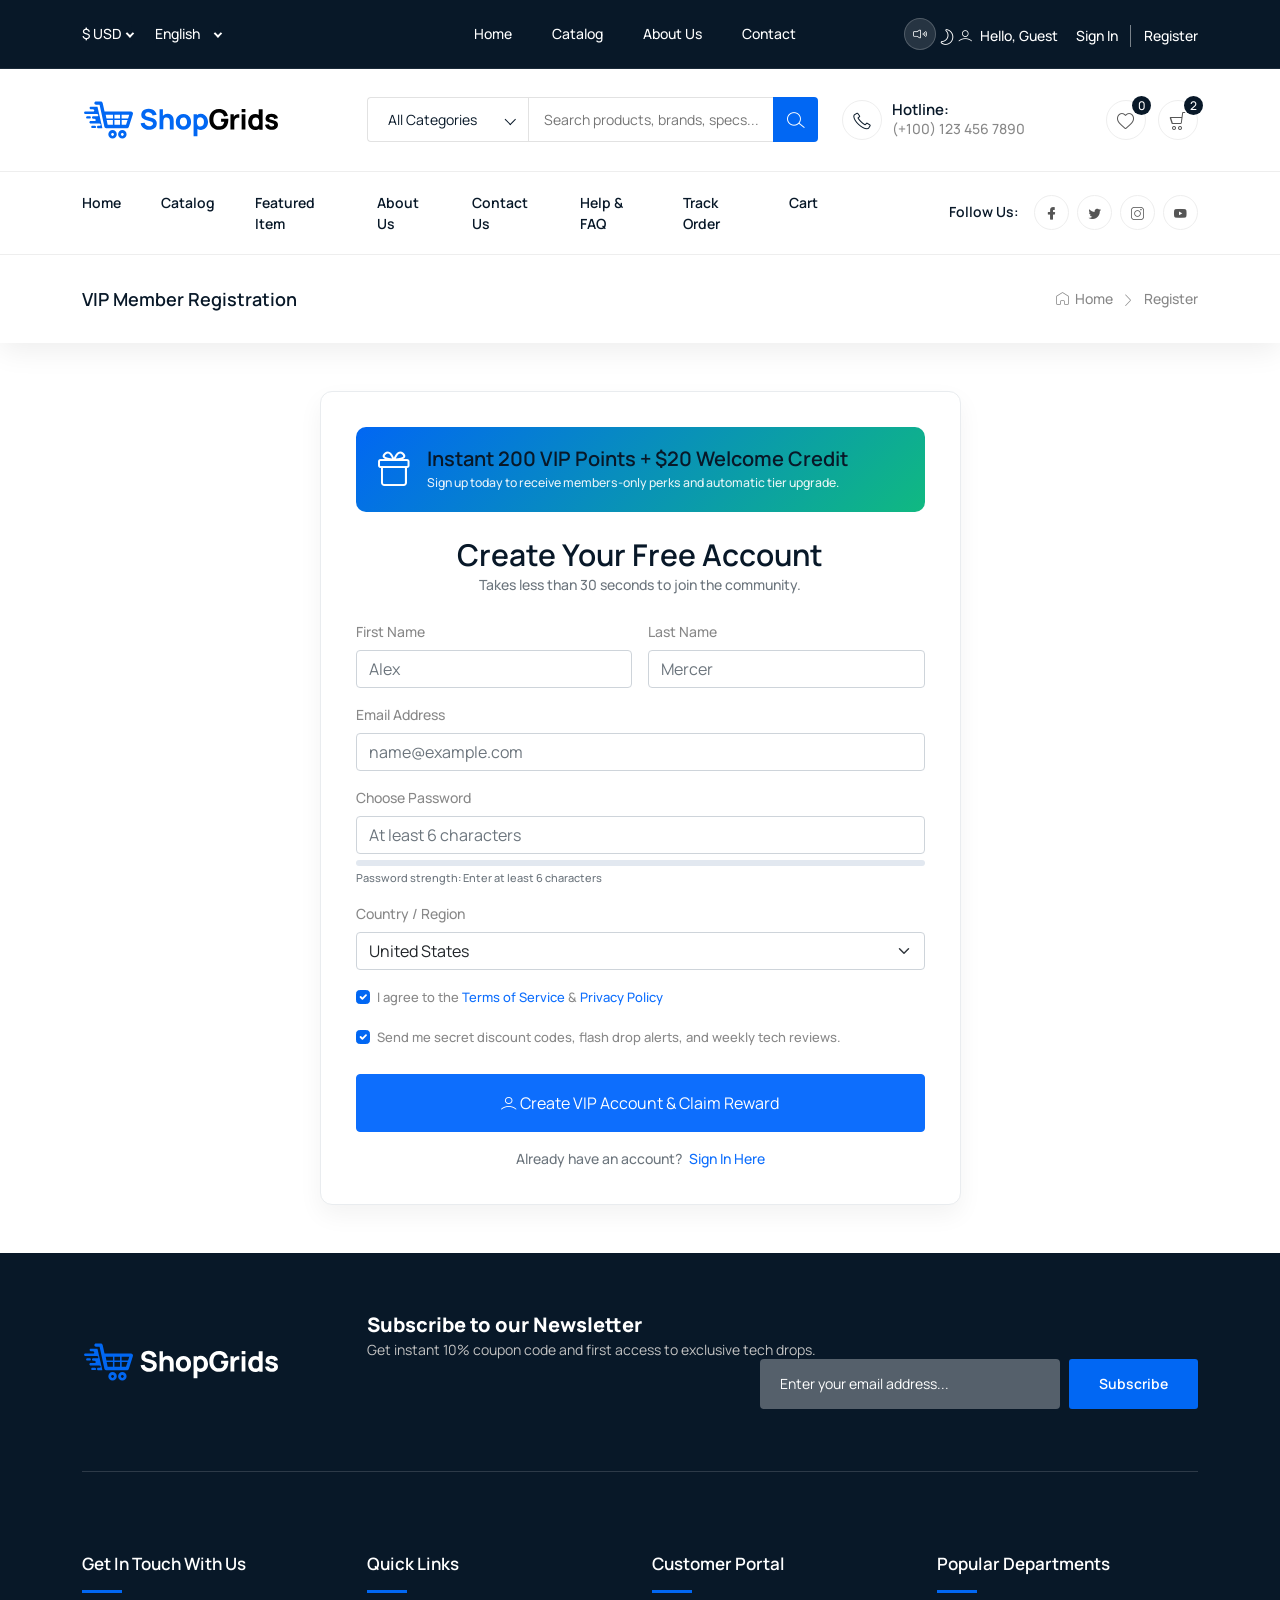
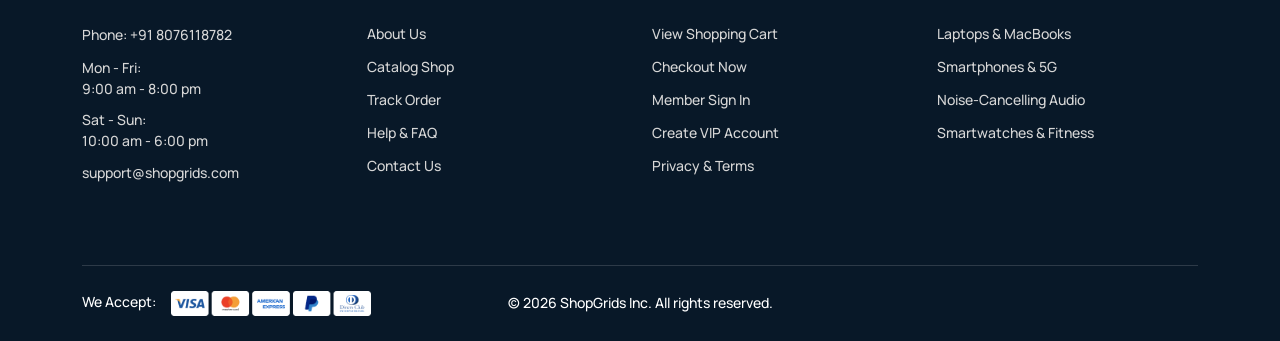
<file: register.html>
<!DOCTYPE html>
<html class="no-js" lang="zxx">

<head>
    <meta charset="utf-8" />
    <meta http-equiv="x-ua-compatible" content="ie=edge" />
    <title>Create VIP Account - ShopGrids Premium Electronics</title>
    <meta name="description" content="Register for a free ShopGrids VIP customer account to receive a $20 welcome voucher, free 2-day delivery, and member rewards." />
    <meta name="viewport" content="width=device-width, initial-scale=1" />
    <link rel="shortcut icon" type="image/x-icon" href="assets/images/favicon.svg" />

    <!-- ========================= CSS here ========================= -->
    <link rel="stylesheet" href="assets/css/bootstrap.min.css" />
    <link rel="stylesheet" href="assets/css/LineIcons.3.0.css" />
    <link rel="stylesheet" href="assets/css/tiny-slider.css" />
    <link rel="stylesheet" href="assets/css/glightbox.min.css" />
    <link rel="stylesheet" href="assets/css/main.css" />
    <link rel="stylesheet" href="assets/css/ecommerce-features.css" />

    <style>
        .register-card {
            background: #fff;
            border-radius: 12px;
            padding: 35px;
            box-shadow: 0 10px 25px rgba(0,0,0,0.05);
            border: 1px solid #e9ecef;
        }
        body.dark-theme .register-card {
            background: #142436;
            border-color: #243447;
            color: #fff;
        }
        .strength-meter-bar {
            height: 6px;
            border-radius: 3px;
            background: #e2e8f0;
            overflow: hidden;
            margin-top: 6px;
        }
        .strength-meter-fill {
            height: 100%;
            width: 0%;
            transition: width 0.3s, background-color 0.3s;
        }
        .welcome-reward-banner {
            background: linear-gradient(135deg, #0167f3 0%, #10b981 100%);
            border-radius: 10px;
            padding: 20px;
            color: #fff;
            margin-bottom: 25px;
            display: flex;
            align-items: center;
            gap: 15px;
        }
    </style>
</head>

<body>
    <!-- Preloader -->
    <div class="preloader">
        <div class="preloader-inner">
            <div class="preloader-icon">
                <span></span>
                <span></span>
            </div>
        </div>
    </div>
    <!-- /End Preloader -->

    <!-- Start Header Area -->
    <header class="header navbar-area">
        <!-- Start Topbar -->
        <div class="topbar">
            <div class="container">
                <div class="row align-items-center">
                    <div class="col-lg-4 col-md-4 col-12">
                        <div class="top-left">
                            <ul class="menu-top-link">
                                <li>
                                    <div class="select-position">
                                        <select id="currencySelector" onchange="ShopApp.setCurrency(this.value)">
                                            <option value="USD" selected>$ USD</option>
                                            <option value="EUR">€ EUR</option>
                                            <option value="GBP">£ GBP</option>
                                            <option value="CAD">$ CAD</option>
                                            <option value="INR">₹ INR</option>
                                            <option value="CNY">¥ CNY</option>
                                        </select>
                                    </div>
                                </li>
                                <li>
                                    <div class="select-position">
                                        <select id="languageSelector">
                                            <option value="en" selected>English</option>
                                            <option value="es">Español</option>
                                            <option value="fr">Français</option>
                                            <option value="de">Deutsch</option>
                                            <option value="ar">العربية</option>
                                        </select>
                                    </div>
                                </li>
                            </ul>
                        </div>
                    </div>
                    <div class="col-lg-4 col-md-4 col-12">
                        <div class="top-middle">
                            <ul class="useful-links">
                                <li><a href="index.html">Home</a></li>
                                <li><a href="shop-grid.html">Catalog</a></li>
                                <li><a href="about-us.html">About Us</a></li>
                                <li><a href="contact.html">Contact</a></li>
                            </ul>
                        </div>
                    </div>
                    <div class="col-lg-4 col-md-4 col-12">
                        <div class="top-end">
                            <button type="button" id="soundToggleBtn" onclick="ShopApp.toggleSound()" class="sound-toggle-btn" title="Toggle Sound Effects">
                                <i class="lni lni-volume-high"></i>
                            </button>
                            <button type="button" id="themeToggleBtn" onclick="ShopApp.toggleDarkMode()" class="btn btn-sm text-white p-0" style="font-size:16px;background:none;border:none;" title="Toggle Light/Dark Mode">
                                <i class="lni lni-night"></i>
                            </button>
                            <div class="user" id="headerUserGreeting" style="cursor:pointer;" onclick="ShopApp.openAccountDashboard()" title="Open Account Dashboard">
                                <i class="lni lni-user"></i> Hello, Guest
                            </div>
                            <ul class="user-login">
                                <li><a href="login.html">Sign In</a></li>
                                <li><a href="register.html" class="active">Register</a></li>
                            </ul>
                        </div>
                    </div>
                </div>
            </div>
        </div>
        <!-- End Topbar -->

        <!-- Start Header Middle -->
        <div class="header-middle">
            <div class="container">
                <div class="row align-items-center">
                    <div class="col-lg-3 col-md-3 col-7">
                        <a class="navbar-brand" href="index.html">
                            <img src="assets/images/logo/logo.svg" alt="ShopGrids Logo">
                        </a>
                    </div>
                    <div class="col-lg-5 col-md-7 d-none d-md-block">
                        <div class="main-menu-search">
                            <div class="navbar-search search-style-5">
                                <div class="search-select">
                                    <div class="select-position">
                                        <select id="searchCategorySelect">
                                            <option value="all" selected>All Categories</option>
                                            <option value="phones">Smartphones</option>
                                            <option value="laptop">Laptops</option>
                                            <option value="headphones">Audio & Sound</option>
                                            <option value="speaker">Smart Wearables</option>
                                        </select>
                                    </div>
                                </div>
                                <div class="search-input">
                                    <input type="text" id="mainSearchInput" placeholder="Search products, brands, specs..." autocomplete="off">
                                    <div id="searchSuggestionsDropdown" class="search-suggestions-box"></div>
                                </div>
                                <div class="search-btn">
                                    <button type="button" id="mainSearchBtn"><i class="lni lni-search-alt"></i></button>
                                </div>
                            </div>
                        </div>
                    </div>
                    <div class="col-lg-4 col-md-2 col-5">
                        <div class="middle-right-area">
                            <div class="nav-hotline">
                                <i class="lni lni-phone"></i>
                                <h3>Hotline:
                                    <span>(+100) 123 456 7890</span>
                                </h3>
                            </div>
                            <div class="navbar-cart">
                                <div class="wishlist">
                                    <a href="javascript:void(0)" onclick="ShopApp.renderWishlistModal(); new bootstrap.Modal(document.getElementById('wishlistModal')).show();">
                                        <i class="lni lni-heart"></i>
                                        <span class="total-items">0</span>
                                    </a>
                                </div>
                                <div class="cart-items">
                                    <a href="javascript:void(0)" onclick="ShopApp.openCartDrawer()" class="main-btn">
                                        <i class="lni lni-cart"></i>
                                        <span class="total-items">0</span>
                                    </a>
                                </div>
                            </div>
                        </div>
                    </div>
                </div>
            </div>
        </div>
        <!-- End Header Middle -->

        <!-- Start Header Bottom -->
        <div class="container">
            <div class="row align-items-center">
                <div class="col-lg-8 col-md-6 col-12">
                    <div class="nav-inner">
                        <nav class="navbar navbar-expand-lg">
                            <button class="navbar-toggler mobile-menu-btn" type="button" data-bs-toggle="collapse"
                                data-bs-target="#navbarSupportedContent" aria-controls="navbarSupportedContent"
                                aria-expanded="false" aria-label="Toggle navigation">
                                <span class="toggler-icon"></span>
                                <span class="toggler-icon"></span>
                                <span class="toggler-icon"></span>
                            </button>
                            <div class="collapse navbar-collapse sub-menu-bar" id="navbarSupportedContent">
                                <ul id="nav" class="navbar-nav ms-auto">
                                    <li class="nav-item"><a href="index.html">Home</a></li>
                                    <li class="nav-item"><a href="shop-grid.html">Catalog</a></li>
                                    <li class="nav-item"><a href="product-details.html">Featured Item</a></li>
                                    <li class="nav-item"><a href="about-us.html">About Us</a></li>
                                    <li class="nav-item"><a href="contact.html">Contact Us</a></li>
                                    <li class="nav-item"><a href="faq.html">Help & FAQ</a></li>
                                    <li class="nav-item"><a href="order-tracking.html">Track Order</a></li>
                                    <li class="nav-item"><a href="cart.html">Cart</a></li>
                                </ul>
                            </div>
                        </nav>
                    </div>
                </div>
                <div class="col-lg-4 col-md-6 col-12">
                    <div class="nav-social">
                        <h5 class="title">Follow Us:</h5>
                        <ul>
                            <li><a href="javascript:void(0)"><i class="lni lni-facebook-filled"></i></a></li>
                            <li><a href="javascript:void(0)"><i class="lni lni-twitter-original"></i></a></li>
                            <li><a href="javascript:void(0)"><i class="lni lni-instagram"></i></a></li>
                            <li><a href="javascript:void(0)"><i class="lni lni-youtube"></i></a></li>
                        </ul>
                    </div>
                </div>
            </div>
        </div>
        <!-- End Header Bottom -->
    </header>
    <!-- End Header Area -->

    <!-- Start Breadcrumbs -->
    <div class="breadcrumbs">
        <div class="container">
            <div class="row align-items-center">
                <div class="col-lg-6 col-md-6 col-12">
                    <div class="breadcrumbs-content">
                        <h1 class="page-title">VIP Member Registration</h1>
                    </div>
                </div>
                <div class="col-lg-6 col-md-6 col-12">
                    <ul class="breadcrumb-nav">
                        <li><a href="index.html"><i class="lni lni-home"></i> Home</a></li>
                        <li>Register</li>
                    </ul>
                </div>
            </div>
        </div>
    </div>
    <!-- End Breadcrumbs -->

    <!-- Start Registration Section -->
    <section class="section py-5">
        <div class="container">
            <div class="row justify-content-center">
                <div class="col-lg-7 col-md-9 col-12">
                    <div class="register-card">
                        <!-- Welcome Reward Banner -->
                        <div class="welcome-reward-banner">
                            <i class="lni lni-gift" style="font-size:36px;"></i>
                            <div>
                                <h5 class="mb-0 font-weight-bold">Instant 200 VIP Points + $20 Welcome Credit</h5>
                                <small style="opacity:0.9;">Sign up today to receive members-only perks and automatic tier upgrade.</small>
                            </div>
                        </div>

                        <div class="text-center mb-4">
                            <h3 class="font-weight-bold">Create Your Free Account</h3>
                            <p class="text-muted">Takes less than 30 seconds to join the community.</p>
                        </div>

                        <form onsubmit="RegisterLogic.handleRegister(event)">
                            <div class="row g-3 mb-3">
                                <div class="col-sm-6 col-12">
                                    <label class="form-label font-weight-bold">First Name</label>
                                    <input type="text" id="regFirstName" class="form-control" placeholder="Alex" required>
                                </div>
                                <div class="col-sm-6 col-12">
                                    <label class="form-label font-weight-bold">Last Name</label>
                                    <input type="text" id="regLastName" class="form-control" placeholder="Mercer" required>
                                </div>
                            </div>

                            <div class="mb-3">
                                <label class="form-label font-weight-bold">Email Address</label>
                                <input type="email" id="regEmail" class="form-control" placeholder="name@example.com" required>
                            </div>

                            <div class="mb-3">
                                <label class="form-label font-weight-bold">Choose Password</label>
                                <input type="password" id="regPassword" class="form-control" placeholder="At least 6 characters" oninput="RegisterLogic.checkStrength(this.value)" required>
                                <div class="strength-meter-bar">
                                    <div class="strength-meter-fill" id="strengthBar"></div>
                                </div>
                                <small id="strengthText" class="text-muted" style="font-size:11px;">Password strength: Enter at least 6 characters</small>
                            </div>

                            <div class="mb-3">
                                <label class="form-label font-weight-bold">Country / Region</label>
                                <select class="form-select" id="regCountry">
                                    <option value="US" selected>United States</option>
                                    <option value="CA">Canada</option>
                                    <option value="UK">United Kingdom</option>
                                    <option value="DE">Germany</option>
                                    <option value="FR">France</option>
                                    <option value="IN">India</option>
                                    <option value="AU">Australia</option>
                                </select>
                            </div>

                            <div class="mb-3 form-check">
                                <input type="checkbox" class="form-check-input" id="termsCheck" required checked>
                                <label class="form-check-label" for="termsCheck" style="font-size:13px;">
                                    I agree to the <a href="terms.html" class="text-primary font-weight-bold" target="_blank">Terms of Service</a> & <a href="terms.html#privacy" class="text-primary font-weight-bold" target="_blank">Privacy Policy</a>
                                </label>
                            </div>

                            <div class="mb-4 form-check">
                                <input type="checkbox" class="form-check-input" id="newsletterCheck" checked>
                                <label class="form-check-label" for="newsletterCheck" style="font-size:13px;">
                                    Send me secret discount codes, flash drop alerts, and weekly tech reviews.
                                </label>
                            </div>

                            <button type="submit" class="btn btn-primary w-100 py-3 font-weight-bold mb-3" style="font-size:16px;">
                                <i class="lni lni-user"></i> Create VIP Account & Claim Reward
                            </button>
                        </form>

                        <div class="text-center" style="font-size:14px;">
                            <span class="text-muted">Already have an account?</span>
                            <a href="login.html" class="text-primary font-weight-bold ms-1">Sign In Here</a>
                        </div>
                    </div>
                </div>
            </div>
        </div>
    </section>
    <!-- End Registration Section -->

    <!-- Start Footer Area -->
    <footer class="footer">
        <div class="footer-top">
            <div class="container">
                <div class="inner-content">
                    <div class="row align-items-center">
                        <div class="col-lg-3 col-md-4 col-12">
                            <div class="footer-logo">
                                <a href="index.html">
                                    <img src="assets/images/logo/white-logo.svg" alt="ShopGrids">
                                </a>
                            </div>
                        </div>
                        <div class="col-lg-9 col-md-8 col-12">
                            <div class="footer-newsletter">
                                <h4 class="title">
                                    Subscribe to our Newsletter
                                    <span>Get instant 10% coupon code and first access to exclusive tech drops.</span>
                                </h4>
                                <div class="newsletter-form-head">
                                    <form action="#" method="get" class="newsletter-form">
                                        <input name="EMAIL" placeholder="Enter your email address..." type="email" required>
                                        <div class="button">
                                            <button class="btn" type="submit">Subscribe</button>
                                        </div>
                                    </form>
                                </div>
                            </div>
                        </div>
                    </div>
                </div>
            </div>
        </div>
        <div class="footer-middle">
            <div class="container">
                <div class="bottom-inner">
                    <div class="row">
                        <div class="col-lg-3 col-md-6 col-12">
                            <div class="single-footer f-contact">
                                <h3>Get In Touch With Us</h3>
                                <p class="phone">Phone: +91 8076118782</p>
                                <ul>
                                    <li><span>Mon - Fri: </span> 9:00 am - 8:00 pm</li>
                                    <li><span>Sat - Sun: </span> 10:00 am - 6:00 pm</li>
                                </ul>
                                <p class="mail"><a href="mailto:support@shopgrids.com">support@shopgrids.com</a></p>
                            </div>
                        </div>
                        <div class="col-lg-3 col-md-6 col-12">
                            <div class="single-footer f-link">
                                <h3>Quick Links</h3>
                                <ul>
                                    <li><a href="about-us.html">About Us</a></li>
                                    <li><a href="shop-grid.html">Catalog Shop</a></li>
                                    <li><a href="order-tracking.html">Track Order</a></li>
                                    <li><a href="faq.html">Help & FAQ</a></li>
                                    <li><a href="contact.html">Contact Us</a></li>
                                </ul>
                            </div>
                        </div>
                        <div class="col-lg-3 col-md-6 col-12">
                            <div class="single-footer f-link">
                                <h3>Customer Portal</h3>
                                <ul>
                                    <li><a href="cart.html">View Shopping Cart</a></li>
                                    <li><a href="checkout.html">Checkout Now</a></li>
                                    <li><a href="login.html">Member Sign In</a></li>
                                    <li><a href="register.html">Create VIP Account</a></li>
                                    <li><a href="terms.html">Privacy & Terms</a></li>
                                </ul>
                            </div>
                        </div>
                        <div class="col-lg-3 col-md-6 col-12">
                            <div class="single-footer f-link">
                                <h3>Popular Departments</h3>
                                <ul>
                                    <li><a href="shop-grid.html?cat=laptop">Laptops & MacBooks</a></li>
                                    <li><a href="shop-grid.html?cat=phones">Smartphones & 5G</a></li>
                                    <li><a href="shop-grid.html?cat=headphones">Noise-Cancelling Audio</a></li>
                                    <li><a href="shop-grid.html?cat=speaker">Smartwatches & Fitness</a></li>
                                </ul>
                            </div>
                        </div>
                    </div>
                </div>
            </div>
        </div>
        <div class="footer-bottom">
            <div class="container">
                <div class="inner-content">
                    <div class="row align-items-center">
                        <div class="col-lg-4 col-12">
                            <div class="payment-gateway">
                                <span>We Accept:</span>
                                <img src="assets/images/footer/credit-cards-footer.png" alt="Payment Gateways">
                            </div>
                        </div>
                        <div class="col-lg-4 col-12">
                            <div class="copyright text-center">
                                <p>© 2026 ShopGrids Inc. All rights reserved.</p>
                            </div>
                        </div>
                    </div>
                </div>
            </div>
        </div>
    </footer>
    <!-- End Footer Area -->

    <!-- JS here -->
    <script src="assets/js/bootstrap.min.js"></script>
    <script src="assets/js/tiny-slider.js"></script>
    <script src="assets/js/glightbox.min.js"></script>
    <script src="assets/js/main.js"></script>
    <script src="assets/js/ecommerce-app.js"></script>

    <!-- Register Logic -->
    <script>
        const RegisterLogic = (function() {
            function checkStrength(val) {
                const bar = document.getElementById('strengthBar');
                const text = document.getElementById('strengthText');
                if (!bar || !text) return;

                if (val.length === 0) {
                    bar.style.width = '0%';
                    text.textContent = 'Password strength: Enter at least 6 characters';
                } else if (val.length < 6) {
                    bar.style.width = '30%';
                    bar.style.backgroundColor = '#ef4444';
                    text.textContent = 'Password strength: Too weak';
                } else if (val.length < 9) {
                    bar.style.width = '65%';
                    bar.style.backgroundColor = '#f59e0b';
                    text.textContent = 'Password strength: Fair';
                } else {
                    bar.style.width = '100%';
                    bar.style.backgroundColor = '#10b981';
                    text.textContent = 'Password strength: Strong & Secure!';
                }
            }

            function handleRegister(e) {
                e.preventDefault();
                const firstName = document.getElementById('regFirstName').value;
                const email = document.getElementById('regEmail').value;

                localStorage.setItem('shopgrids_user', JSON.stringify({
                    name: firstName,
                    email: email,
                    vip: true,
                    points: 700
                }));

                if (window.ShopApp && typeof window.ShopApp.showToast === 'function') {
                    window.ShopApp.showToast(`Congratulations ${firstName}! Account created with 200 bonus VIP points!`, 'success');
                }

                setTimeout(() => {
                    window.location.href = 'index.html';
                }, 1000);
            }

            return { checkStrength, handleRegister };
        })();
    </script>
</body>

</html>
</file>
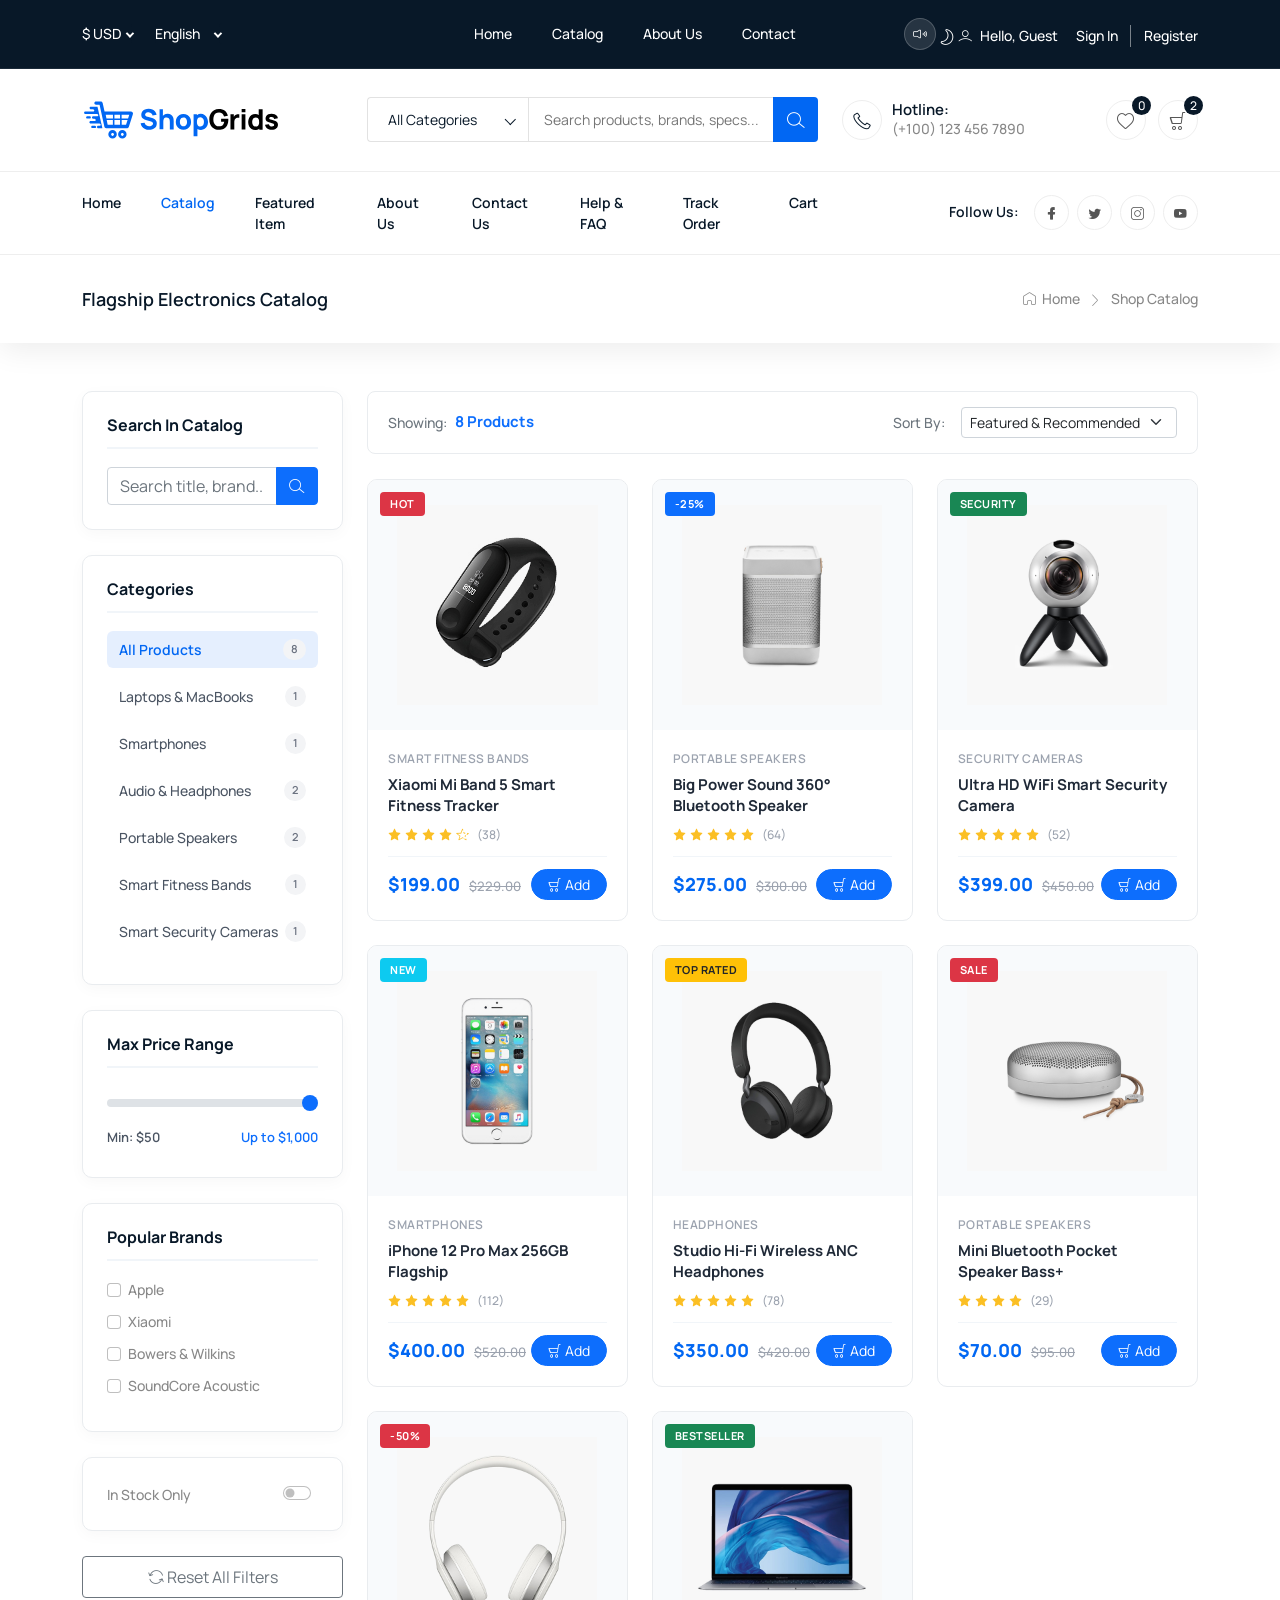
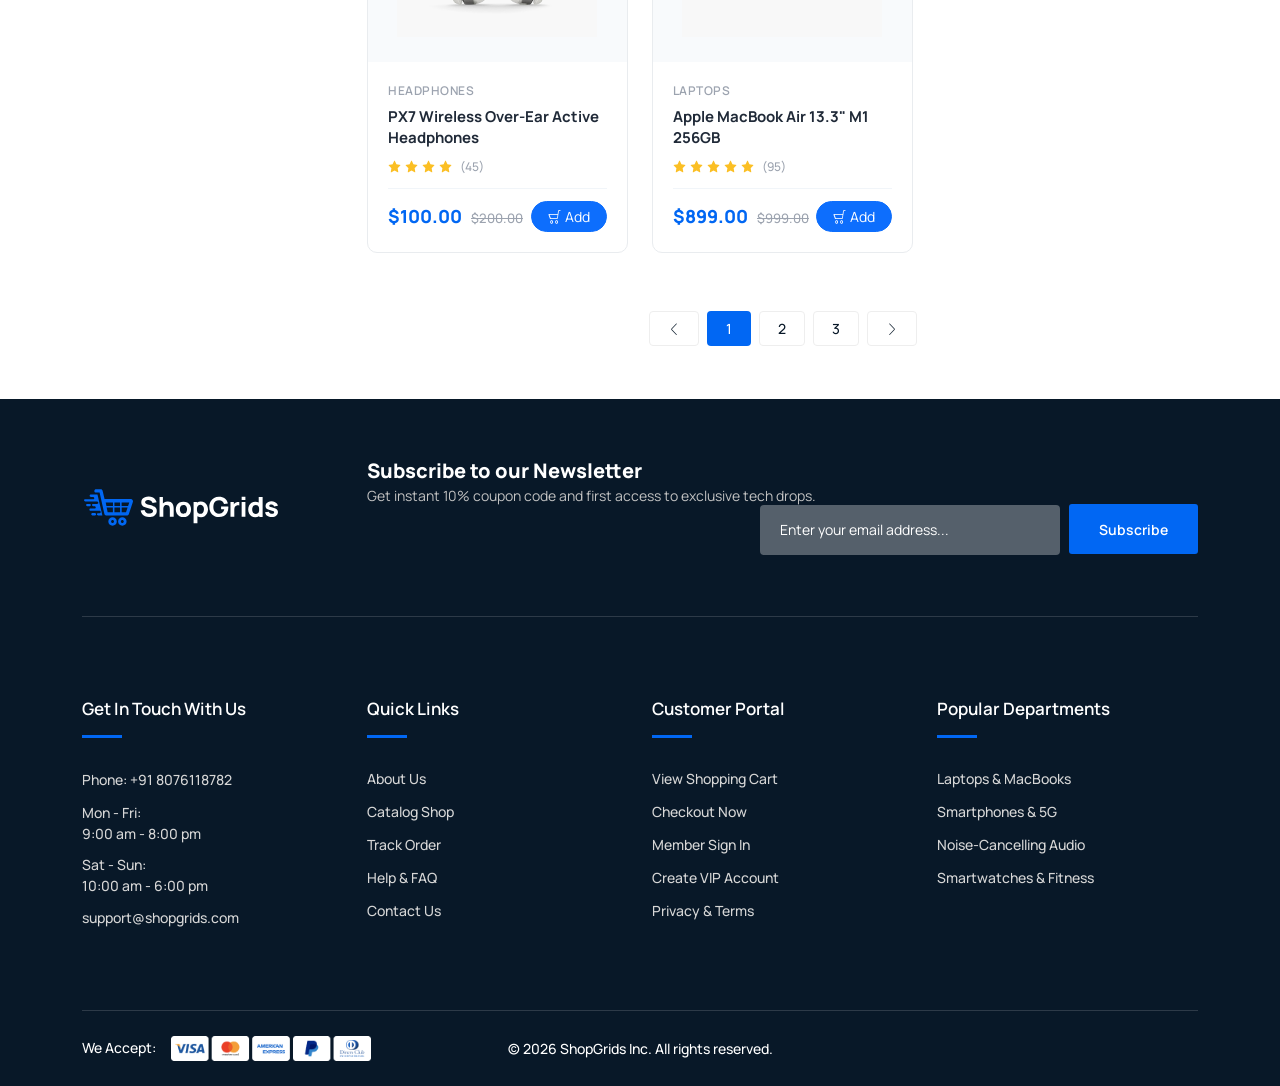
<file: shop-grid.html>
<!DOCTYPE html>
<html class="no-js" lang="zxx">

<head>
    <meta charset="utf-8" />
    <meta http-equiv="x-ua-compatible" content="ie=edge" />
    <title>Shop Catalog & Filter - ShopGrids Premium Electronics</title>
    <meta name="description" content="Browse our complete flagship electronics collection, including smartphones, laptops, studio headphones, smartwatches, and security systems." />
    <meta name="viewport" content="width=device-width, initial-scale=1" />
    <link rel="shortcut icon" type="image/x-icon" href="assets/images/favicon.svg" />

    <!-- ========================= CSS here ========================= -->
    <link rel="stylesheet" href="assets/css/bootstrap.min.css" />
    <link rel="stylesheet" href="assets/css/LineIcons.3.0.css" />
    <link rel="stylesheet" href="assets/css/tiny-slider.css" />
    <link rel="stylesheet" href="assets/css/glightbox.min.css" />
    <link rel="stylesheet" href="assets/css/main.css" />
    <link rel="stylesheet" href="assets/css/ecommerce-features.css" />

    <style>
        .shop-sidebar-card {
            background: #fff;
            border-radius: 10px;
            padding: 24px;
            margin-bottom: 25px;
            border: 1px solid #e9ecef;
            box-shadow: 0 4px 15px rgba(0,0,0,0.03);
            transition: all 0.3s ease;
        }
        body.dark-theme .shop-sidebar-card {
            background: #142436;
            border-color: #243447;
            box-shadow: none;
        }
        .shop-sidebar-title {
            font-size: 16px;
            font-weight: 700;
            margin-bottom: 18px;
            padding-bottom: 12px;
            border-bottom: 2px solid #f1f5f9;
            display: flex;
            align-items: center;
            justify-content: space-between;
        }
        body.dark-theme .shop-sidebar-title {
            border-bottom-color: #243447;
            color: #fff;
        }
        .category-filter-list {
            list-style: none;
            padding: 0;
            margin: 0;
        }
        .category-filter-list li {
            margin-bottom: 10px;
        }
        .category-filter-list li a {
            display: flex;
            align-items: center;
            justify-content: space-between;
            color: #4b5563;
            text-decoration: none;
            font-size: 14px;
            padding: 8px 12px;
            border-radius: 6px;
            transition: all 0.2s ease;
        }
        body.dark-theme .category-filter-list li a {
            color: #cbd5e1;
        }
        .category-filter-list li a:hover,
        .category-filter-list li a.active {
            background: rgba(1, 103, 243, 0.1);
            color: var(--ecom-primary);
            font-weight: 600;
        }
        .filter-badge {
            background: #f3f4f6;
            color: #6b7280;
            padding: 2px 8px;
            border-radius: 12px;
            font-size: 11px;
            font-weight: 600;
        }
        body.dark-theme .filter-badge {
            background: #1e293b;
            color: #94a3b8;
        }
        .catalog-top-bar {
            background: #fff;
            border-radius: 8px;
            padding: 15px 20px;
            border: 1px solid #e9ecef;
            margin-bottom: 25px;
            display: flex;
            align-items: center;
            justify-content: space-between;
            flex-wrap: wrap;
            gap: 15px;
        }
        body.dark-theme .catalog-top-bar {
            background: #142436;
            border-color: #243447;
            color: #fff;
        }
        .price-slider-wrap {
            padding: 5px 0;
        }
        .price-range-labels {
            display: flex;
            justify-content: space-between;
            font-size: 13px;
            font-weight: 600;
            margin-top: 8px;
            color: #4b5563;
        }
        body.dark-theme .price-range-labels {
            color: #94a3b8;
        }
        .product-grid-card {
            background: #fff;
            border: 1px solid #e9ecef;
            border-radius: 10px;
            overflow: hidden;
            transition: all 0.3s ease;
            position: relative;
            height: 100%;
            display: flex;
            flex-direction: column;
        }
        body.dark-theme .product-grid-card {
            background: #142436;
            border-color: #243447;
        }
        .product-grid-card:hover {
            transform: translateY(-5px);
            box-shadow: 0 12px 25px rgba(0,0,0,0.08);
            border-color: var(--ecom-primary);
        }
        .product-card-img-wrap {
            position: relative;
            background: #f8fafc;
            padding: 25px;
            text-align: center;
            overflow: hidden;
        }
        body.dark-theme .product-card-img-wrap {
            background: #0d1825;
        }
        .product-card-img-wrap img {
            max-height: 200px;
            width: auto;
            max-width: 100%;
            object-fit: contain;
            transition: transform 0.4s ease;
        }
        .product-grid-card:hover .product-card-img-wrap img {
            transform: scale(1.06);
        }
        .product-card-badge {
            position: absolute;
            top: 12px;
            left: 12px;
            padding: 4px 10px;
            border-radius: 4px;
            font-size: 11px;
            font-weight: 700;
            text-transform: uppercase;
            letter-spacing: 0.5px;
            z-index: 2;
        }
        .product-card-actions {
            position: absolute;
            bottom: -50px;
            left: 0;
            right: 0;
            display: flex;
            justify-content: center;
            gap: 8px;
            transition: bottom 0.3s cubic-bezier(0.165, 0.84, 0.44, 1);
            z-index: 3;
        }
        .product-grid-card:hover .product-card-actions {
            bottom: 15px;
        }
        .action-btn-circle {
            width: 38px;
            height: 38px;
            border-radius: 50%;
            background: #fff;
            color: #1f2937;
            display: flex;
            align-items: center;
            justify-content: center;
            box-shadow: 0 4px 10px rgba(0,0,0,0.15);
            border: none;
            transition: all 0.2s ease;
            font-size: 15px;
        }
        .action-btn-circle:hover {
            background: var(--ecom-primary);
            color: #fff;
            transform: scale(1.1);
        }
        .product-card-body {
            padding: 20px;
            display: flex;
            flex-direction: column;
            flex-grow: 1;
        }
        .product-card-category {
            font-size: 12px;
            text-transform: uppercase;
            font-weight: 600;
            color: #9ca3af;
            letter-spacing: 0.5px;
            margin-bottom: 6px;
        }
        .product-card-title {
            font-size: 15px;
            font-weight: 700;
            line-height: 1.4;
            margin-bottom: 10px;
            color: #1f2937;
            display: -webkit-box;
            -webkit-line-clamp: 2;
            -webkit-box-orient: vertical;
            overflow: hidden;
            text-decoration: none;
            transition: color 0.2s;
        }
        body.dark-theme .product-card-title {
            color: #f1f5f9;
        }
        .product-card-title:hover {
            color: var(--ecom-primary);
        }
        .product-card-stars {
            display: flex;
            align-items: center;
            gap: 4px;
            color: #fbbf24;
            font-size: 13px;
            margin-bottom: 12px;
        }
        .product-card-stars span {
            color: #9ca3af;
            font-size: 12px;
            margin-left: 4px;
        }
        .product-card-pricing {
            margin-top: auto;
            display: flex;
            align-items: center;
            justify-content: space-between;
            padding-top: 12px;
            border-top: 1px solid #f1f5f9;
        }
        body.dark-theme .product-card-pricing {
            border-top-color: #243447;
        }
        .current-price {
            font-size: 18px;
            font-weight: 800;
            color: var(--ecom-primary);
        }
        .old-price {
            font-size: 13px;
            text-decoration: line-through;
            color: #9ca3af;
            margin-left: 6px;
        }
    </style>
</head>

<body>
    <!-- Preloader -->
    <div class="preloader">
        <div class="preloader-inner">
            <div class="preloader-icon">
                <span></span>
                <span></span>
            </div>
        </div>
    </div>
    <!-- /End Preloader -->

    <!-- Start Header Area -->
    <header class="header navbar-area">
        <!-- Start Topbar -->
        <div class="topbar">
            <div class="container">
                <div class="row align-items-center">
                    <div class="col-lg-4 col-md-4 col-12">
                        <div class="top-left">
                            <ul class="menu-top-link">
                                <li>
                                    <div class="select-position">
                                        <select id="currencySelector" onchange="ShopApp.setCurrency(this.value)">
                                            <option value="USD" selected>$ USD</option>
                                            <option value="EUR">€ EUR</option>
                                            <option value="GBP">£ GBP</option>
                                            <option value="CAD">$ CAD</option>
                                            <option value="INR">₹ INR</option>
                                            <option value="CNY">¥ CNY</option>
                                        </select>
                                    </div>
                                </li>
                                <li>
                                    <div class="select-position">
                                        <select id="languageSelector">
                                            <option value="en" selected>English</option>
                                            <option value="es">Español</option>
                                            <option value="fr">Français</option>
                                            <option value="de">Deutsch</option>
                                            <option value="ar">العربية</option>
                                        </select>
                                    </div>
                                </li>
                            </ul>
                        </div>
                    </div>
                    <div class="col-lg-4 col-md-4 col-12">
                        <div class="top-middle">
                            <ul class="useful-links">
                                <li><a href="index.html">Home</a></li>
                                <li><a href="shop-grid.html">Catalog</a></li>
                                <li><a href="about-us.html">About Us</a></li>
                                <li><a href="contact.html">Contact</a></li>
                            </ul>
                        </div>
                    </div>
                    <div class="col-lg-4 col-md-4 col-12">
                        <div class="top-end">
                            <button type="button" id="soundToggleBtn" onclick="ShopApp.toggleSound()" class="sound-toggle-btn" title="Toggle Sound Effects">
                                <i class="lni lni-volume-high"></i>
                            </button>
                            <button type="button" id="themeToggleBtn" onclick="ShopApp.toggleDarkMode()" class="btn btn-sm text-white p-0" style="font-size:16px;background:none;border:none;" title="Toggle Light/Dark Mode">
                                <i class="lni lni-night"></i>
                            </button>
                            <div class="user" id="headerUserGreeting" style="cursor:pointer;" onclick="ShopApp.openAccountDashboard()" title="Open Account Dashboard">
                                <i class="lni lni-user"></i> Hello, Guest
                            </div>
                            <ul class="user-login">
                                <li><a href="login.html">Sign In</a></li>
                                <li><a href="register.html">Register</a></li>
                            </ul>
                        </div>
                    </div>
                </div>
            </div>
        </div>
        <!-- End Topbar -->

        <!-- Start Header Middle -->
        <div class="header-middle">
            <div class="container">
                <div class="row align-items-center">
                    <div class="col-lg-3 col-md-3 col-7">
                        <a class="navbar-brand" href="index.html">
                            <img src="assets/images/logo/logo.svg" alt="ShopGrids Logo">
                        </a>
                    </div>
                    <div class="col-lg-5 col-md-7 d-none d-md-block">
                        <div class="main-menu-search">
                            <div class="navbar-search search-style-5">
                                <div class="search-select">
                                    <div class="select-position">
                                        <select id="searchCategorySelect">
                                            <option value="all" selected>All Categories</option>
                                            <option value="phones">Smartphones</option>
                                            <option value="laptop">Laptops</option>
                                            <option value="headphones">Audio & Sound</option>
                                            <option value="speaker">Smart Wearables</option>
                                        </select>
                                    </div>
                                </div>
                                <div class="search-input">
                                    <input type="text" id="mainSearchInput" placeholder="Search products, brands, specs..." autocomplete="off">
                                    <div id="searchSuggestionsDropdown" class="search-suggestions-box"></div>
                                </div>
                                <div class="search-btn">
                                    <button type="button" id="mainSearchBtn"><i class="lni lni-search-alt"></i></button>
                                </div>
                            </div>
                        </div>
                    </div>
                    <div class="col-lg-4 col-md-2 col-5">
                        <div class="middle-right-area">
                            <div class="nav-hotline">
                                <i class="lni lni-phone"></i>
                                <h3>Hotline:
                                    <span>(+100) 123 456 7890</span>
                                </h3>
                            </div>
                            <div class="navbar-cart">
                                <div class="wishlist">
                                    <a href="javascript:void(0)" onclick="ShopApp.renderWishlistModal(); new bootstrap.Modal(document.getElementById('wishlistModal')).show();">
                                        <i class="lni lni-heart"></i>
                                        <span class="total-items">0</span>
                                    </a>
                                </div>
                                <div class="cart-items">
                                    <a href="javascript:void(0)" onclick="ShopApp.openCartDrawer()" class="main-btn">
                                        <i class="lni lni-cart"></i>
                                        <span class="total-items">0</span>
                                    </a>
                                </div>
                            </div>
                        </div>
                    </div>
                </div>
            </div>
        </div>
        <!-- End Header Middle -->

        <!-- Start Header Bottom -->
        <div class="container">
            <div class="row align-items-center">
                <div class="col-lg-8 col-md-6 col-12">
                    <div class="nav-inner">
                        <!-- Start Navbar -->
                        <nav class="navbar navbar-expand-lg">
                            <button class="navbar-toggler mobile-menu-btn" type="button" data-bs-toggle="collapse"
                                data-bs-target="#navbarSupportedContent" aria-controls="navbarSupportedContent"
                                aria-expanded="false" aria-label="Toggle navigation">
                                <span class="toggler-icon"></span>
                                <span class="toggler-icon"></span>
                                <span class="toggler-icon"></span>
                            </button>
                            <div class="collapse navbar-collapse sub-menu-bar" id="navbarSupportedContent">
                                <ul id="nav" class="navbar-nav ms-auto">
                                    <li class="nav-item"><a href="index.html">Home</a></li>
                                    <li class="nav-item"><a href="shop-grid.html" class="active">Catalog</a></li>
                                    <li class="nav-item"><a href="product-details.html">Featured Item</a></li>
                                    <li class="nav-item"><a href="about-us.html">About Us</a></li>
                                    <li class="nav-item"><a href="contact.html">Contact Us</a></li>
                                    <li class="nav-item"><a href="faq.html">Help & FAQ</a></li>
                                    <li class="nav-item"><a href="order-tracking.html">Track Order</a></li>
                                    <li class="nav-item"><a href="cart.html">Cart</a></li>
                                </ul>
                            </div>
                        </nav>
                        <!-- End Navbar -->
                    </div>
                </div>
                <div class="col-lg-4 col-md-6 col-12">
                    <div class="nav-social">
                        <h5 class="title">Follow Us:</h5>
                        <ul>
                            <li><a href="javascript:void(0)"><i class="lni lni-facebook-filled"></i></a></li>
                            <li><a href="javascript:void(0)"><i class="lni lni-twitter-original"></i></a></li>
                            <li><a href="javascript:void(0)"><i class="lni lni-instagram"></i></a></li>
                            <li><a href="javascript:void(0)"><i class="lni lni-youtube"></i></a></li>
                        </ul>
                    </div>
                </div>
            </div>
        </div>
        <!-- End Header Bottom -->
    </header>
    <!-- End Header Area -->

    <!-- Start Breadcrumbs -->
    <div class="breadcrumbs">
        <div class="container">
            <div class="row align-items-center">
                <div class="col-lg-6 col-md-6 col-12">
                    <div class="breadcrumbs-content">
                        <h1 class="page-title">Flagship Electronics Catalog</h1>
                    </div>
                </div>
                <div class="col-lg-6 col-md-6 col-12">
                    <ul class="breadcrumb-nav">
                        <li><a href="index.html"><i class="lni lni-home"></i> Home</a></li>
                        <li>Shop Catalog</li>
                    </ul>
                </div>
            </div>
        </div>
    </div>
    <!-- End Breadcrumbs -->

    <!-- Start Catalog Section Area -->
    <section class="section product-area py-5">
        <div class="container">
            <div class="row">
                <!-- Sidebar Filters (Col-lg-3) -->
                <div class="col-lg-3 col-12">
                    <!-- Search Widget -->
                    <div class="shop-sidebar-card">
                        <h5 class="shop-sidebar-title">Search In Catalog</h5>
                        <div class="input-group">
                            <input type="text" id="catalogKeywordInput" class="form-control" placeholder="Search title, brand...">
                            <button class="btn btn-primary" type="button" onclick="CatalogFilter.handleKeywordSearch()">
                                <i class="lni lni-search-alt"></i>
                            </button>
                        </div>
                    </div>

                    <!-- Category Filter -->
                    <div class="shop-sidebar-card">
                        <h5 class="shop-sidebar-title">Categories</h5>
                        <ul class="category-filter-list" id="categoryFilterList">
                            <li><a href="javascript:void(0)" class="active" data-cat="all">All Products <span class="filter-badge">8</span></a></li>
                            <li><a href="javascript:void(0)" data-cat="laptop">Laptops & MacBooks <span class="filter-badge">1</span></a></li>
                            <li><a href="javascript:void(0)" data-cat="phones">Smartphones <span class="filter-badge">1</span></a></li>
                            <li><a href="javascript:void(0)" data-cat="headphones">Audio & Headphones <span class="filter-badge">2</span></a></li>
                            <li><a href="javascript:void(0)" data-cat="speaker">Portable Speakers <span class="filter-badge">2</span></a></li>
                            <li><a href="javascript:void(0)" data-cat="watches">Smart Fitness Bands <span class="filter-badge">1</span></a></li>
                            <li><a href="javascript:void(0)" data-cat="camera">Smart Security Cameras <span class="filter-badge">1</span></a></li>
                        </ul>
                    </div>

                    <!-- Price Filter -->
                    <div class="shop-sidebar-card">
                        <h5 class="shop-sidebar-title">Max Price Range</h5>
                        <div class="price-slider-wrap">
                            <input type="range" class="form-range" id="priceRangeSlider" min="50" max="1000" step="50" value="1000" oninput="CatalogFilter.handlePriceSlider(this.value)">
                            <div class="price-range-labels">
                                <span>Min: $50</span>
                                <span id="priceSliderValue" class="text-primary font-weight-bold">Up to $1,000</span>
                            </div>
                        </div>
                    </div>

                    <!-- Filter by Brand -->
                    <div class="shop-sidebar-card">
                        <h5 class="shop-sidebar-title">Popular Brands</h5>
                        <div class="form-check mb-2">
                            <input class="form-check-input brand-checkbox" type="checkbox" value="Apple" id="brandApple" onchange="CatalogFilter.applyFilters()">
                            <label class="form-check-label" for="brandApple">Apple</label>
                        </div>
                        <div class="form-check mb-2">
                            <input class="form-check-input brand-checkbox" type="checkbox" value="Xiaomi" id="brandXiaomi" onchange="CatalogFilter.applyFilters()">
                            <label class="form-check-label" for="brandXiaomi">Xiaomi</label>
                        </div>
                        <div class="form-check mb-2">
                            <input class="form-check-input brand-checkbox" type="checkbox" value="Bowers" id="brandBowers" onchange="CatalogFilter.applyFilters()">
                            <label class="form-check-label" for="brandBowers">Bowers & Wilkins</label>
                        </div>
                        <div class="form-check mb-2">
                            <input class="form-check-input brand-checkbox" type="checkbox" value="Sound" id="brandSound" onchange="CatalogFilter.applyFilters()">
                            <label class="form-check-label" for="brandSound">SoundCore Acoustic</label>
                        </div>
                    </div>

                    <!-- In Stock Only Switch -->
                    <div class="shop-sidebar-card">
                        <div class="d-flex justify-content-between align-items-center">
                            <label class="form-check-label font-weight-bold" for="inStockOnlySwitch">In Stock Only</label>
                            <div class="form-check form-switch m-0">
                                <input class="form-check-input" type="checkbox" id="inStockOnlySwitch" onchange="CatalogFilter.applyFilters()">
                            </div>
                        </div>
                    </div>

                    <!-- Reset Filters Button -->
                    <button type="button" class="btn btn-outline-secondary w-100 py-2 font-weight-bold" onclick="CatalogFilter.resetFilters()">
                        <i class="lni lni-reload"></i> Reset All Filters
                    </button>
                </div>

                <!-- Products Display Area (Col-lg-9) -->
                <div class="col-lg-9 col-12">
                    <!-- Catalog Top Bar -->
                    <div class="catalog-top-bar">
                        <div class="d-flex align-items-center gap-2">
                            <span class="text-muted" style="font-size:14px;">Showing:</span>
                            <strong id="catalogResultsCount" class="text-primary font-weight-bold" style="font-size:15px;">8 Products</strong>
                            <span id="activeFilterBadge" class="badge bg-light text-primary border ms-2" style="display:none;">Filtered</span>
                        </div>
                        <div class="d-flex align-items-center gap-3">
                            <label for="catalogSortSelect" class="text-muted mb-0 d-none d-sm-inline" style="font-size:14px;">Sort By:</label>
                            <select id="catalogSortSelect" class="form-select form-select-sm" style="width:auto;min-width:180px;" onchange="CatalogFilter.handleSortChange(this.value)">
                                <option value="featured" selected>Featured & Recommended</option>
                                <option value="price-asc">Price: Low to High</option>
                                <option value="price-desc">Price: High to Low</option>
                                <option value="rating">Highest Rated</option>
                                <option value="reviews">Most Reviewed</option>
                            </select>
                        </div>
                    </div>

                    <!-- Products Grid Container -->
                    <div class="row row-cols-1 row-cols-md-2 row-cols-lg-3 g-4" id="catalogProductsContainer">
                        <!-- Products rendered dynamically by CatalogFilter.init() -->
                    </div>

                    <!-- Empty State (Hidden by default) -->
                    <div id="catalogEmptyState" class="text-center py-5" style="display:none;">
                        <div class="mb-3 text-muted" style="font-size:50px;"><i class="lni lni-search-alt"></i></div>
                        <h4>No Products Match Your Criteria</h4>
                        <p class="text-muted">Try resetting your filters or adjusting your maximum budget range.</p>
                        <button class="btn btn-primary mt-2" onclick="CatalogFilter.resetFilters()">Clear Filters</button>
                    </div>

                    <!-- Pagination -->
                    <div class="pagination center mt-5">
                        <ul class="pagination-list">
                            <li><a href="javascript:void(0)"><i class="lni lni-chevron-left"></i></a></li>
                            <li class="active"><a href="javascript:void(0)">1</a></li>
                            <li><a href="javascript:void(0)">2</a></li>
                            <li><a href="javascript:void(0)">3</a></li>
                            <li><a href="javascript:void(0)"><i class="lni lni-chevron-right"></i></a></li>
                        </ul>
                    </div>
                </div>
            </div>
        </div>
    </section>
    <!-- End Catalog Section Area -->

    <!-- Start Footer Area -->
    <footer class="footer">
        <div class="footer-top">
            <div class="container">
                <div class="inner-content">
                    <div class="row align-items-center">
                        <div class="col-lg-3 col-md-4 col-12">
                            <div class="footer-logo">
                                <a href="index.html">
                                    <img src="assets/images/logo/white-logo.svg" alt="ShopGrids">
                                </a>
                            </div>
                        </div>
                        <div class="col-lg-9 col-md-8 col-12">
                            <div class="footer-newsletter">
                                <h4 class="title">
                                    Subscribe to our Newsletter
                                    <span>Get instant 10% coupon code and first access to exclusive tech drops.</span>
                                </h4>
                                <div class="newsletter-form-head">
                                    <form action="#" method="get" class="newsletter-form">
                                        <input name="EMAIL" placeholder="Enter your email address..." type="email" required>
                                        <div class="button">
                                            <button class="btn" type="submit">Subscribe</button>
                                        </div>
                                    </form>
                                </div>
                            </div>
                        </div>
                    </div>
                </div>
            </div>
        </div>
        <div class="footer-middle">
            <div class="container">
                <div class="bottom-inner">
                    <div class="row">
                        <div class="col-lg-3 col-md-6 col-12">
                            <div class="single-footer f-contact">
                                <h3>Get In Touch With Us</h3>
                                <p class="phone">Phone: +91 8076118782</p>
                                <ul>
                                    <li><span>Mon - Fri: </span> 9:00 am - 8:00 pm</li>
                                    <li><span>Sat - Sun: </span> 10:00 am - 6:00 pm</li>
                                </ul>
                                <p class="mail"><a href="mailto:support@shopgrids.com">support@shopgrids.com</a></p>
                            </div>
                        </div>
                        <div class="col-lg-3 col-md-6 col-12">
                            <div class="single-footer f-link">
                                <h3>Quick Links</h3>
                                <ul>
                                    <li><a href="about-us.html">About Us</a></li>
                                    <li><a href="shop-grid.html">Catalog Shop</a></li>
                                    <li><a href="order-tracking.html">Track Order</a></li>
                                    <li><a href="faq.html">Help & FAQ</a></li>
                                    <li><a href="contact.html">Contact Us</a></li>
                                </ul>
                            </div>
                        </div>
                        <div class="col-lg-3 col-md-6 col-12">
                            <div class="single-footer f-link">
                                <h3>Customer Portal</h3>
                                <ul>
                                    <li><a href="cart.html">View Shopping Cart</a></li>
                                    <li><a href="checkout.html">Checkout Now</a></li>
                                    <li><a href="login.html">Member Sign In</a></li>
                                    <li><a href="register.html">Create VIP Account</a></li>
                                    <li><a href="terms.html">Privacy & Terms</a></li>
                                </ul>
                            </div>
                        </div>
                        <div class="col-lg-3 col-md-6 col-12">
                            <div class="single-footer f-link">
                                <h3>Popular Departments</h3>
                                <ul>
                                    <li><a href="shop-grid.html?cat=laptop">Laptops & MacBooks</a></li>
                                    <li><a href="shop-grid.html?cat=phones">Smartphones & 5G</a></li>
                                    <li><a href="shop-grid.html?cat=headphones">Noise-Cancelling Audio</a></li>
                                    <li><a href="shop-grid.html?cat=speaker">Smartwatches & Fitness</a></li>
                                </ul>
                            </div>
                        </div>
                    </div>
                </div>
            </div>
        </div>
        <div class="footer-bottom">
            <div class="container">
                <div class="inner-content">
                    <div class="row align-items-center">
                        <div class="col-lg-4 col-12">
                            <div class="payment-gateway">
                                <span>We Accept:</span>
                                <img src="assets/images/footer/credit-cards-footer.png" alt="Payment Gateways">
                            </div>
                        </div>
                        <div class="col-lg-4 col-12">
                            <div class="copyright text-center">
                                <p>© 2026 ShopGrids Inc. All rights reserved.</p>
                            </div>
                        </div>
                    </div>
                </div>
            </div>
        </div>
    </footer>
    <!-- End Footer Area -->

    <!-- JS here -->
    <script src="assets/js/bootstrap.min.js"></script>
    <script src="assets/js/tiny-slider.js"></script>
    <script src="assets/js/glightbox.min.js"></script>
    <script src="assets/js/main.js"></script>
    <script src="assets/js/ecommerce-app.js"></script>

    <!-- Catalog Interactive Filter Script -->
    <script>
        const CatalogFilter = (function() {
            const CATALOG_DATA = [
                { id: 'prod-1', title: 'Xiaomi Mi Band 5 Smart Fitness Tracker', category: 'watches', categoryName: 'Smart Fitness Bands', price: 199.0, origPrice: 229.0, rating: 4.5, reviews: 38, image: 'assets/images/products/product-1.jpg', badge: 'HOT', badgeClass: 'bg-danger text-white', brand: 'Xiaomi', inStock: true },
                { id: 'prod-2', title: 'Big Power Sound 360° Bluetooth Speaker', category: 'speaker', categoryName: 'Portable Speakers', price: 275.0, origPrice: 300.0, rating: 5.0, reviews: 64, image: 'assets/images/products/product-2.jpg', badge: '-25%', badgeClass: 'bg-primary text-white', brand: 'Sound', inStock: true },
                { id: 'prod-3', title: 'Ultra HD WiFi Smart Security Camera', category: 'camera', categoryName: 'Security Cameras', price: 399.0, origPrice: 450.0, rating: 5.0, reviews: 52, image: 'assets/images/products/product-3.jpg', badge: 'SECURITY', badgeClass: 'bg-success text-white', brand: 'Sound', inStock: true },
                { id: 'prod-4', title: 'iPhone 12 Pro Max 256GB Flagship', category: 'phones', categoryName: 'Smartphones', price: 400.0, origPrice: 520.0, rating: 5.0, reviews: 112, image: 'assets/images/products/product-4.jpg', badge: 'NEW', badgeClass: 'bg-info text-white', brand: 'Apple', inStock: true },
                { id: 'prod-5', title: 'Studio Hi-Fi Wireless ANC Headphones', category: 'headphones', categoryName: 'Headphones', price: 350.0, origPrice: 420.0, rating: 5.0, reviews: 78, image: 'assets/images/products/product-5.jpg', badge: 'TOP RATED', badgeClass: 'bg-warning text-dark', brand: 'Bowers', inStock: true },
                { id: 'prod-6', title: 'Mini Bluetooth Pocket Speaker Bass+', category: 'speaker', categoryName: 'Portable Speakers', price: 70.0, origPrice: 95.0, rating: 4.0, reviews: 29, image: 'assets/images/products/product-6.jpg', badge: 'SALE', badgeClass: 'bg-danger text-white', brand: 'Sound', inStock: true },
                { id: 'prod-7', title: 'PX7 Wireless Over-Ear Active Headphones', category: 'headphones', categoryName: 'Headphones', price: 100.0, origPrice: 200.0, rating: 4.0, reviews: 45, image: 'assets/images/products/product-7.jpg', badge: '-50%', badgeClass: 'bg-danger text-white', brand: 'Bowers', inStock: true },
                { id: 'prod-8', title: 'Apple MacBook Air 13.3" M1 256GB', category: 'laptop', categoryName: 'Laptops', price: 899.0, origPrice: 999.0, rating: 5.0, reviews: 95, image: 'assets/images/products/product-8.jpg', badge: 'BESTSELLER', badgeClass: 'bg-success text-white', brand: 'Apple', inStock: true }
            ];

            let activeCategory = 'all';
            let maxPrice = 1000;
            let currentKeyword = '';
            let currentSort = 'featured';

            function renderStars(rating) {
                let html = '';
                const fullStars = Math.floor(rating);
                for (let i = 0; i < fullStars; i++) {
                    html += '<i class="lni lni-star-filled"></i>';
                }
                if (rating % 1 !== 0) {
                    html += '<i class="lni lni-star-half"></i>';
                }
                return html;
            }

            function renderCatalog(items) {
                const container = document.getElementById('catalogProductsContainer');
                const empty = document.getElementById('catalogEmptyState');
                const countBadge = document.getElementById('catalogResultsCount');
                
                if (!container) return;
                
                countBadge.textContent = `${items.length} Product${items.length === 1 ? '' : 's'}`;

                if (items.length === 0) {
                    container.innerHTML = '';
                    empty.style.display = 'block';
                    return;
                }
                empty.style.display = 'none';

                container.innerHTML = items.map(p => `
                    <div class="col">
                        <div class="product-grid-card">
                            <div class="product-card-img-wrap">
                                <span class="product-card-badge ${p.badgeClass}">${p.badge}</span>
                                <img src="${p.image}" alt="${p.title}">
                                <div class="product-card-actions">
                                    <button class="action-btn-circle" onclick="ShopApp.openQuickView('${p.id}')" title="Quick View">
                                        <i class="lni lni-eye"></i>
                                    </button>
                                    <button class="action-btn-circle" onclick="ShopApp.toggleWishlist('${p.id}')" title="Add to Wishlist">
                                        <i class="lni lni-heart"></i>
                                    </button>
                                    <button class="action-btn-circle" onclick="ShopApp.toggleCompare('${p.id}')" title="Compare Specs">
                                        <i class="lni lni-reload"></i>
                                    </button>
                                </div>
                            </div>
                            <div class="product-card-body">
                                <div class="product-card-category">${p.categoryName}</div>
                                <a href="product-details.html" class="product-card-title">${p.title}</a>
                                <div class="product-card-stars">
                                    ${renderStars(p.rating)}
                                    <span>(${p.reviews})</span>
                                </div>
                                <div class="product-card-pricing">
                                    <div>
                                        <span class="current-price">$${p.price.toFixed(2)}</span>
                                        <span class="old-price">$${p.origPrice.toFixed(2)}</span>
                                    </div>
                                    <button class="btn btn-sm btn-primary rounded-pill px-3" onclick="ShopApp.addToCart('${p.id}')">
                                        <i class="lni lni-cart"></i> Add
                                    </button>
                                </div>
                            </div>
                        </div>
                    </div>
                `).join('');
            }

            function applyFilters() {
                let filtered = [...CATALOG_DATA];

                // Category filter
                if (activeCategory !== 'all') {
                    filtered = filtered.filter(item => item.category === activeCategory);
                }

                // Price filter
                filtered = filtered.filter(item => item.price <= maxPrice);

                // Keyword search
                if (currentKeyword.trim() !== '') {
                    const kw = currentKeyword.toLowerCase().trim();
                    filtered = filtered.filter(item => 
                        item.title.toLowerCase().includes(kw) || 
                        item.brand.toLowerCase().includes(kw) ||
                        item.categoryName.toLowerCase().includes(kw)
                    );
                }

                // Brand checkboxes
                const checkedBrands = Array.from(document.querySelectorAll('.brand-checkbox:checked')).map(cb => cb.value);
                if (checkedBrands.length > 0) {
                    filtered = filtered.filter(item => checkedBrands.includes(item.brand));
                }

                // In stock switch
                const inStockSwitch = document.getElementById('inStockOnlySwitch');
                if (inStockSwitch && inStockSwitch.checked) {
                    filtered = filtered.filter(item => item.inStock);
                }

                // Sorting
                if (currentSort === 'price-asc') {
                    filtered.sort((a, b) => a.price - b.price);
                } else if (currentSort === 'price-desc') {
                    filtered.sort((a, b) => b.price - a.price);
                } else if (currentSort === 'rating') {
                    filtered.sort((a, b) => b.rating - a.rating);
                } else if (currentSort === 'reviews') {
                    filtered.sort((a, b) => b.reviews - a.reviews);
                }

                renderCatalog(filtered);
            }

            function handleCategoryClick(cat, element) {
                activeCategory = cat;
                document.querySelectorAll('#categoryFilterList a').forEach(a => a.classList.remove('active'));
                if (element) element.classList.add('active');
                applyFilters();
            }

            function handlePriceSlider(val) {
                maxPrice = parseFloat(val);
                const label = document.getElementById('priceSliderValue');
                if (label) label.textContent = `Up to $${maxPrice}`;
                applyFilters();
            }

            function handleKeywordSearch() {
                const input = document.getElementById('catalogKeywordInput');
                if (input) {
                    currentKeyword = input.value;
                    applyFilters();
                }
            }

            function handleSortChange(sortVal) {
                currentSort = sortVal;
                applyFilters();
            }

            function resetFilters() {
                activeCategory = 'all';
                maxPrice = 1000;
                currentKeyword = '';
                currentSort = 'featured';

                const slider = document.getElementById('priceRangeSlider');
                if (slider) slider.value = 1000;
                const label = document.getElementById('priceSliderValue');
                if (label) label.textContent = 'Up to $1,000';
                const input = document.getElementById('catalogKeywordInput');
                if (input) input.value = '';
                const sortSelect = document.getElementById('catalogSortSelect');
                if (sortSelect) sortSelect.value = 'featured';
                const stockSwitch = document.getElementById('inStockOnlySwitch');
                if (stockSwitch) stockSwitch.checked = false;

                document.querySelectorAll('.brand-checkbox').forEach(cb => cb.checked = false);
                document.querySelectorAll('#categoryFilterList a').forEach(a => {
                    a.classList.toggle('active', a.getAttribute('data-cat') === 'all');
                });

                applyFilters();
            }

            function init() {
                // Check URL params for category
                const urlParams = new URLSearchParams(window.location.search);
                const catParam = urlParams.get('cat');
                if (catParam) {
                    activeCategory = catParam;
                    document.querySelectorAll('#categoryFilterList a').forEach(a => {
                        a.classList.toggle('active', a.getAttribute('data-cat') === catParam);
                    });
                }

                // Bind category links
                document.querySelectorAll('#categoryFilterList a').forEach(link => {
                    link.addEventListener('click', function(e) {
                        e.preventDefault();
                        const cat = this.getAttribute('data-cat');
                        handleCategoryClick(cat, this);
                    });
                });

                // Bind enter key on search input
                const searchInput = document.getElementById('catalogKeywordInput');
                if (searchInput) {
                    searchInput.addEventListener('keypress', function(e) {
                        if (e.key === 'Enter') handleKeywordSearch();
                    });
                }

                applyFilters();
            }

            return {
                init,
                applyFilters,
                handlePriceSlider,
                handleKeywordSearch,
                handleSortChange,
                resetFilters
            };
        })();

        document.addEventListener('DOMContentLoaded', function() {
            CatalogFilter.init();
        });
    </script>
</body>

</html>
</file>
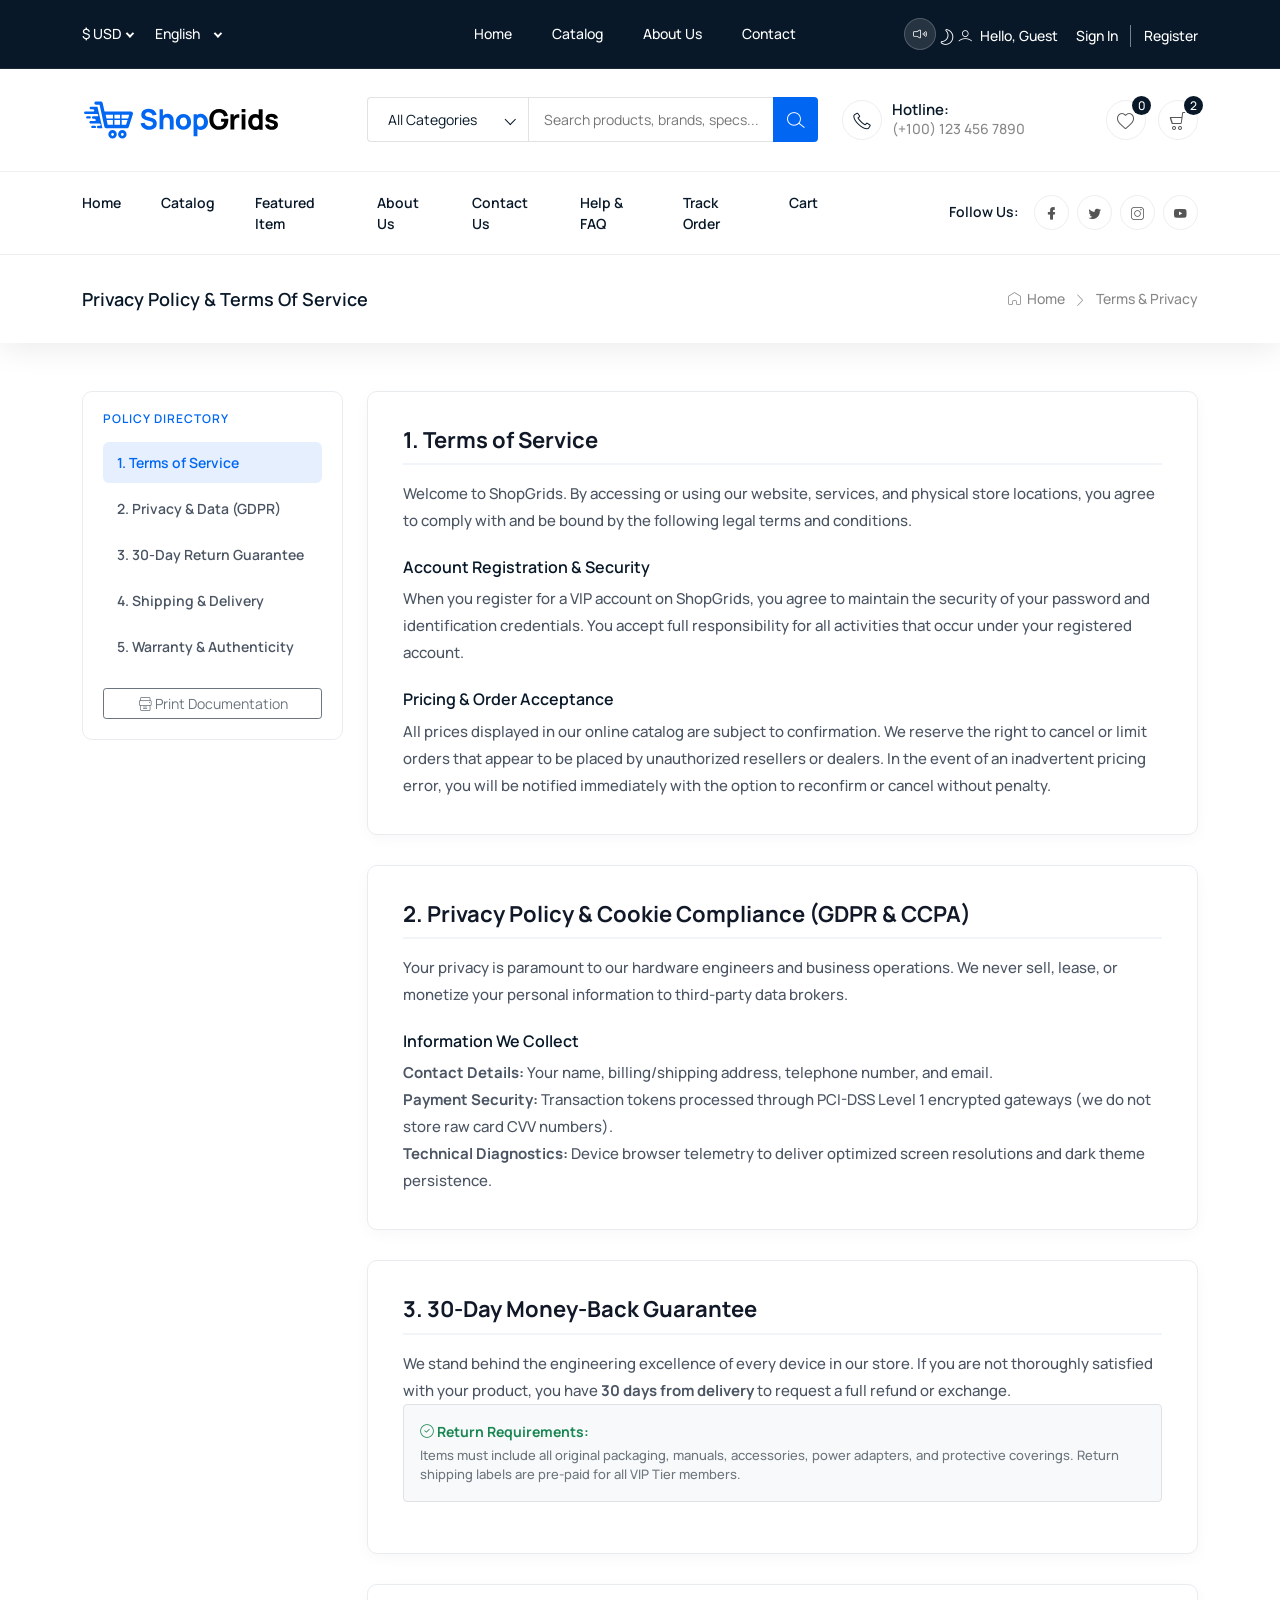
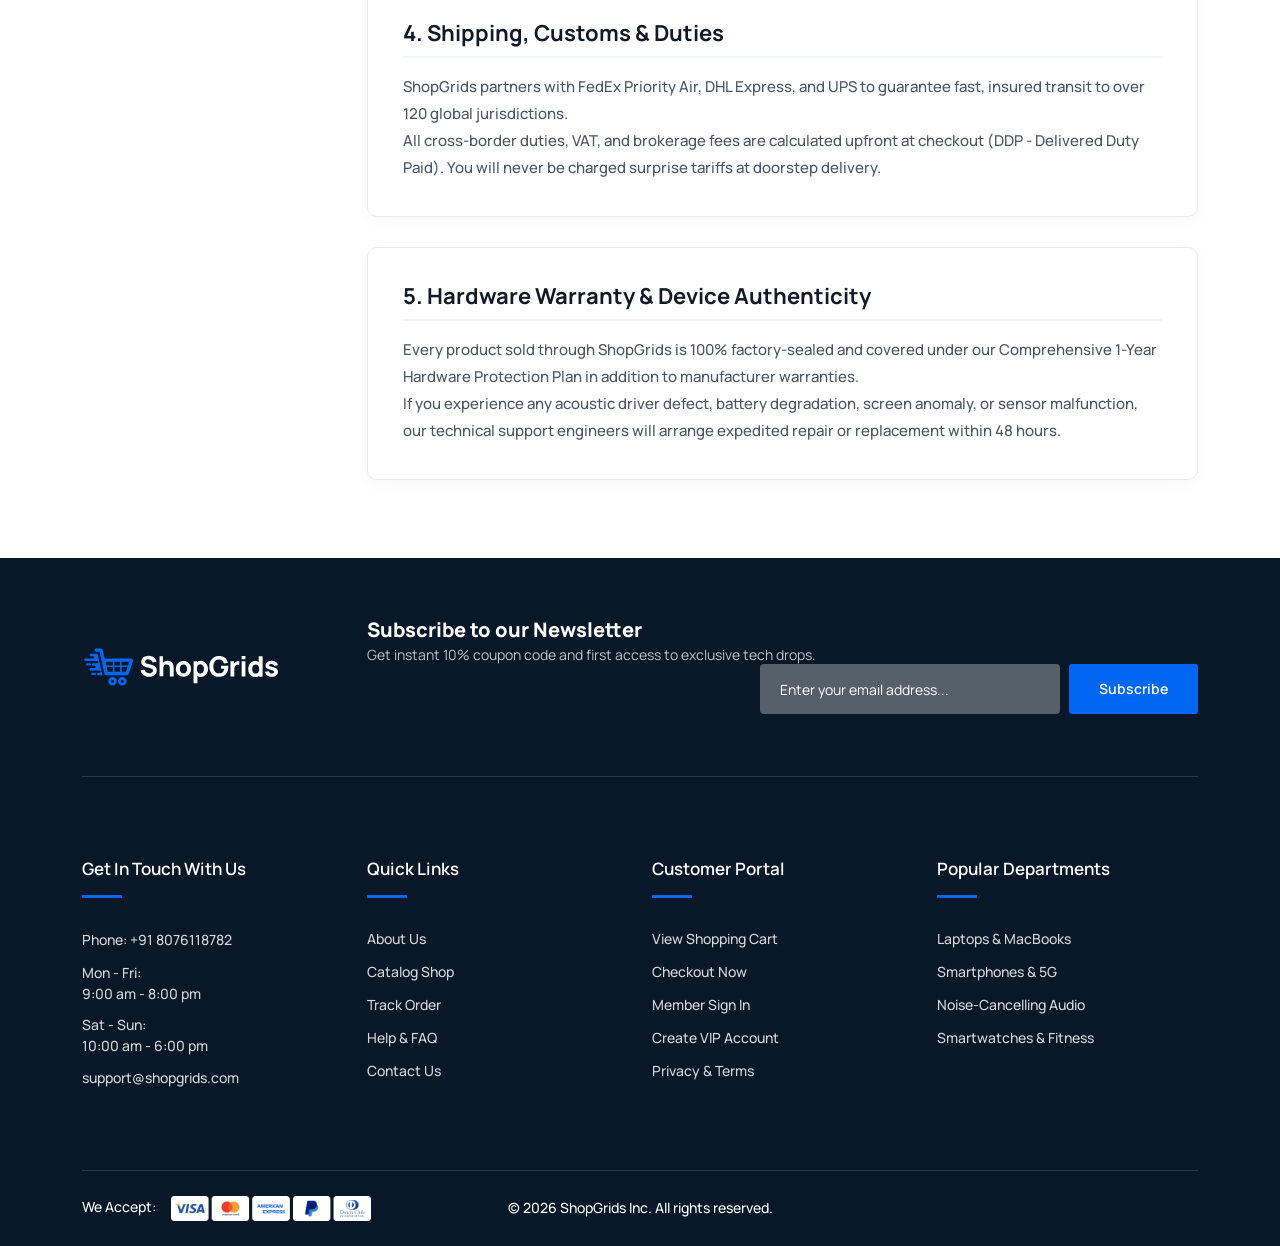
<file: terms.html>
<!DOCTYPE html>
<html class="no-js" lang="zxx">

<head>
    <meta charset="utf-8" />
    <meta http-equiv="x-ua-compatible" content="ie=edge" />
    <title>Terms & Privacy - ShopGrids Premium Electronics</title>
    <meta name="description" content="Read our transparent customer policies including Terms of Service, GDPR Privacy Policy, 30-Day Return Guarantee, and Warranty guidelines." />
    <meta name="viewport" content="width=device-width, initial-scale=1" />
    <link rel="shortcut icon" type="image/x-icon" href="assets/images/favicon.svg" />

    <!-- ========================= CSS here ========================= -->
    <link rel="stylesheet" href="assets/css/bootstrap.min.css" />
    <link rel="stylesheet" href="assets/css/LineIcons.3.0.css" />
    <link rel="stylesheet" href="assets/css/tiny-slider.css" />
    <link rel="stylesheet" href="assets/css/glightbox.min.css" />
    <link rel="stylesheet" href="assets/css/main.css" />
    <link rel="stylesheet" href="assets/css/ecommerce-features.css" />

    <style>
        .legal-sidebar {
            position: sticky;
            top: 100px;
            background: #fff;
            border-radius: 10px;
            padding: 20px;
            border: 1px solid #e9ecef;
        }
        body.dark-theme .legal-sidebar {
            background: #142436;
            border-color: #243447;
            color: #fff;
        }
        .legal-nav-link {
            display: block;
            padding: 10px 14px;
            border-radius: 6px;
            color: #4b5563;
            text-decoration: none;
            font-size: 14px;
            font-weight: 600;
            margin-bottom: 5px;
            transition: all 0.2s;
        }
        body.dark-theme .legal-nav-link {
            color: #cbd5e1;
        }
        .legal-nav-link:hover,
        .legal-nav-link.active {
            background: rgba(1, 103, 243, 0.1);
            color: var(--ecom-primary);
        }
        .legal-content-card {
            background: #fff;
            border-radius: 10px;
            padding: 35px;
            border: 1px solid #e9ecef;
            box-shadow: 0 4px 15px rgba(0,0,0,0.03);
            margin-bottom: 30px;
        }
        body.dark-theme .legal-content-card {
            background: #142436;
            border-color: #243447;
            color: #e2e8f0;
        }
        .legal-content-card h3 {
            font-size: 22px;
            font-weight: 700;
            margin-bottom: 15px;
            color: #111827;
            border-bottom: 2px solid #f1f5f9;
            padding-bottom: 10px;
        }
        body.dark-theme .legal-content-card h3 {
            color: #fff;
            border-bottom-color: #243447;
        }
        .legal-content-card p,
        .legal-content-card li {
            line-height: 1.8;
            font-size: 15px;
            color: #4b5563;
        }
        body.dark-theme .legal-content-card p,
        body.dark-theme .legal-content-card li {
            color: #cbd5e1;
        }
    </style>
</head>

<body>
    <!-- Preloader -->
    <div class="preloader">
        <div class="preloader-inner">
            <div class="preloader-icon">
                <span></span>
                <span></span>
            </div>
        </div>
    </div>
    <!-- /End Preloader -->

    <!-- Start Header Area -->
    <header class="header navbar-area">
        <!-- Start Topbar -->
        <div class="topbar">
            <div class="container">
                <div class="row align-items-center">
                    <div class="col-lg-4 col-md-4 col-12">
                        <div class="top-left">
                            <ul class="menu-top-link">
                                <li>
                                    <div class="select-position">
                                        <select id="currencySelector" onchange="ShopApp.setCurrency(this.value)">
                                            <option value="USD" selected>$ USD</option>
                                            <option value="EUR">€ EUR</option>
                                            <option value="GBP">£ GBP</option>
                                            <option value="CAD">$ CAD</option>
                                            <option value="INR">₹ INR</option>
                                            <option value="CNY">¥ CNY</option>
                                        </select>
                                    </div>
                                </li>
                                <li>
                                    <div class="select-position">
                                        <select id="languageSelector">
                                            <option value="en" selected>English</option>
                                            <option value="es">Español</option>
                                            <option value="fr">Français</option>
                                            <option value="de">Deutsch</option>
                                            <option value="ar">العربية</option>
                                        </select>
                                    </div>
                                </li>
                            </ul>
                        </div>
                    </div>
                    <div class="col-lg-4 col-md-4 col-12">
                        <div class="top-middle">
                            <ul class="useful-links">
                                <li><a href="index.html">Home</a></li>
                                <li><a href="shop-grid.html">Catalog</a></li>
                                <li><a href="about-us.html">About Us</a></li>
                                <li><a href="contact.html">Contact</a></li>
                            </ul>
                        </div>
                    </div>
                    <div class="col-lg-4 col-md-4 col-12">
                        <div class="top-end">
                            <button type="button" id="soundToggleBtn" onclick="ShopApp.toggleSound()" class="sound-toggle-btn" title="Toggle Sound Effects">
                                <i class="lni lni-volume-high"></i>
                            </button>
                            <button type="button" id="themeToggleBtn" onclick="ShopApp.toggleDarkMode()" class="btn btn-sm text-white p-0" style="font-size:16px;background:none;border:none;" title="Toggle Light/Dark Mode">
                                <i class="lni lni-night"></i>
                            </button>
                            <div class="user" id="headerUserGreeting" style="cursor:pointer;" onclick="ShopApp.openAccountDashboard()" title="Open Account Dashboard">
                                <i class="lni lni-user"></i> Hello, Guest
                            </div>
                            <ul class="user-login">
                                <li><a href="login.html">Sign In</a></li>
                                <li><a href="register.html">Register</a></li>
                            </ul>
                        </div>
                    </div>
                </div>
            </div>
        </div>
        <!-- End Topbar -->

        <!-- Start Header Middle -->
        <div class="header-middle">
            <div class="container">
                <div class="row align-items-center">
                    <div class="col-lg-3 col-md-3 col-7">
                        <a class="navbar-brand" href="index.html">
                            <img src="assets/images/logo/logo.svg" alt="ShopGrids Logo">
                        </a>
                    </div>
                    <div class="col-lg-5 col-md-7 d-none d-md-block">
                        <div class="main-menu-search">
                            <div class="navbar-search search-style-5">
                                <div class="search-select">
                                    <div class="select-position">
                                        <select id="searchCategorySelect">
                                            <option value="all" selected>All Categories</option>
                                            <option value="phones">Smartphones</option>
                                            <option value="laptop">Laptops</option>
                                            <option value="headphones">Audio & Sound</option>
                                            <option value="speaker">Smart Wearables</option>
                                        </select>
                                    </div>
                                </div>
                                <div class="search-input">
                                    <input type="text" id="mainSearchInput" placeholder="Search products, brands, specs..." autocomplete="off">
                                    <div id="searchSuggestionsDropdown" class="search-suggestions-box"></div>
                                </div>
                                <div class="search-btn">
                                    <button type="button" id="mainSearchBtn"><i class="lni lni-search-alt"></i></button>
                                </div>
                            </div>
                        </div>
                    </div>
                    <div class="col-lg-4 col-md-2 col-5">
                        <div class="middle-right-area">
                            <div class="nav-hotline">
                                <i class="lni lni-phone"></i>
                                <h3>Hotline:
                                    <span>(+100) 123 456 7890</span>
                                </h3>
                            </div>
                            <div class="navbar-cart">
                                <div class="wishlist">
                                    <a href="javascript:void(0)" onclick="ShopApp.renderWishlistModal(); new bootstrap.Modal(document.getElementById('wishlistModal')).show();">
                                        <i class="lni lni-heart"></i>
                                        <span class="total-items">0</span>
                                    </a>
                                </div>
                                <div class="cart-items">
                                    <a href="javascript:void(0)" onclick="ShopApp.openCartDrawer()" class="main-btn">
                                        <i class="lni lni-cart"></i>
                                        <span class="total-items">0</span>
                                    </a>
                                </div>
                            </div>
                        </div>
                    </div>
                </div>
            </div>
        </div>
        <!-- End Header Middle -->

        <!-- Start Header Bottom -->
        <div class="container">
            <div class="row align-items-center">
                <div class="col-lg-8 col-md-6 col-12">
                    <div class="nav-inner">
                        <nav class="navbar navbar-expand-lg">
                            <button class="navbar-toggler mobile-menu-btn" type="button" data-bs-toggle="collapse"
                                data-bs-target="#navbarSupportedContent" aria-controls="navbarSupportedContent"
                                aria-expanded="false" aria-label="Toggle navigation">
                                <span class="toggler-icon"></span>
                                <span class="toggler-icon"></span>
                                <span class="toggler-icon"></span>
                            </button>
                            <div class="collapse navbar-collapse sub-menu-bar" id="navbarSupportedContent">
                                <ul id="nav" class="navbar-nav ms-auto">
                                    <li class="nav-item"><a href="index.html">Home</a></li>
                                    <li class="nav-item"><a href="shop-grid.html">Catalog</a></li>
                                    <li class="nav-item"><a href="product-details.html">Featured Item</a></li>
                                    <li class="nav-item"><a href="about-us.html">About Us</a></li>
                                    <li class="nav-item"><a href="contact.html">Contact Us</a></li>
                                    <li class="nav-item"><a href="faq.html">Help & FAQ</a></li>
                                    <li class="nav-item"><a href="order-tracking.html">Track Order</a></li>
                                    <li class="nav-item"><a href="cart.html">Cart</a></li>
                                </ul>
                            </div>
                        </nav>
                    </div>
                </div>
                <div class="col-lg-4 col-md-6 col-12">
                    <div class="nav-social">
                        <h5 class="title">Follow Us:</h5>
                        <ul>
                            <li><a href="javascript:void(0)"><i class="lni lni-facebook-filled"></i></a></li>
                            <li><a href="javascript:void(0)"><i class="lni lni-twitter-original"></i></a></li>
                            <li><a href="javascript:void(0)"><i class="lni lni-instagram"></i></a></li>
                            <li><a href="javascript:void(0)"><i class="lni lni-youtube"></i></a></li>
                        </ul>
                    </div>
                </div>
            </div>
        </div>
        <!-- End Header Bottom -->
    </header>
    <!-- End Header Area -->

    <!-- Start Breadcrumbs -->
    <div class="breadcrumbs">
        <div class="container">
            <div class="row align-items-center">
                <div class="col-lg-6 col-md-6 col-12">
                    <div class="breadcrumbs-content">
                        <h1 class="page-title">Privacy Policy & Terms of Service</h1>
                    </div>
                </div>
                <div class="col-lg-6 col-md-6 col-12">
                    <ul class="breadcrumb-nav">
                        <li><a href="index.html"><i class="lni lni-home"></i> Home</a></li>
                        <li>Terms & Privacy</li>
                    </ul>
                </div>
            </div>
        </div>
    </div>
    <!-- End Breadcrumbs -->

    <!-- Start Legal Body Section -->
    <section class="section py-5">
        <div class="container">
            <div class="row">
                <!-- Sidebar Nav (Col-lg-3) -->
                <div class="col-lg-3 col-12 mb-4">
                    <div class="legal-sidebar">
                        <h6 class="font-weight-bold mb-3 text-uppercase" style="font-size:12px;letter-spacing:1px;color:var(--ecom-primary);">Policy Directory</h6>
                        <a href="#terms" class="legal-nav-link active">1. Terms of Service</a>
                        <a href="#privacy" class="legal-nav-link">2. Privacy & Data (GDPR)</a>
                        <a href="#returns" class="legal-nav-link">3. 30-Day Return Guarantee</a>
                        <a href="#shipping" class="legal-nav-link">4. Shipping & Delivery</a>
                        <a href="#warranty" class="legal-nav-link">5. Warranty & Authenticity</a>
                        <button class="btn btn-sm btn-outline-secondary w-100 mt-3" onclick="window.print()">
                            <i class="lni lni-printer"></i> Print Documentation
                        </button>
                    </div>
                </div>

                <!-- Content Area (Col-lg-9) -->
                <div class="col-lg-9 col-12">
                    <!-- Section 1: Terms -->
                    <div class="legal-content-card" id="terms">
                        <h3>1. Terms of Service</h3>
                        <p>Welcome to ShopGrids. By accessing or using our website, services, and physical store locations, you agree to comply with and be bound by the following legal terms and conditions.</p>
                        <h6 class="font-weight-bold mt-4 mb-2">Account Registration & Security</h6>
                        <p>When you register for a VIP account on ShopGrids, you agree to maintain the security of your password and identification credentials. You accept full responsibility for all activities that occur under your registered account.</p>
                        <h6 class="font-weight-bold mt-4 mb-2">Pricing & Order Acceptance</h6>
                        <p>All prices displayed in our online catalog are subject to confirmation. We reserve the right to cancel or limit orders that appear to be placed by unauthorized resellers or dealers. In the event of an inadvertent pricing error, you will be notified immediately with the option to reconfirm or cancel without penalty.</p>
                    </div>

                    <!-- Section 2: Privacy -->
                    <div class="legal-content-card" id="privacy">
                        <h3>2. Privacy Policy & Cookie Compliance (GDPR & CCPA)</h3>
                        <p>Your privacy is paramount to our hardware engineers and business operations. We never sell, lease, or monetize your personal information to third-party data brokers.</p>
                        <h6 class="font-weight-bold mt-4 mb-2">Information We Collect</h6>
                        <ul>
                            <li><strong>Contact Details:</strong> Your name, billing/shipping address, telephone number, and email.</li>
                            <li><strong>Payment Security:</strong> Transaction tokens processed through PCI-DSS Level 1 encrypted gateways (we do not store raw card CVV numbers).</li>
                            <li><strong>Technical Diagnostics:</strong> Device browser telemetry to deliver optimized screen resolutions and dark theme persistence.</li>
                        </ul>
                    </div>

                    <!-- Section 3: Returns -->
                    <div class="legal-content-card" id="returns">
                        <h3>3. 30-Day Money-Back Guarantee</h3>
                        <p>We stand behind the engineering excellence of every device in our store. If you are not thoroughly satisfied with your product, you have <strong>30 days from delivery</strong> to request a full refund or exchange.</p>
                        <div class="p-3 bg-light rounded border mb-3">
                            <strong class="text-success d-block mb-1"><i class="lni lni-checkmark-circle"></i> Return Requirements:</strong>
                            <span class="text-muted" style="font-size:13px;">Items must include all original packaging, manuals, accessories, power adapters, and protective coverings. Return shipping labels are pre-paid for all VIP Tier members.</span>
                        </div>
                    </div>

                    <!-- Section 4: Shipping -->
                    <div class="legal-content-card" id="shipping">
                        <h3>4. Shipping, Customs & Duties</h3>
                        <p>ShopGrids partners with FedEx Priority Air, DHL Express, and UPS to guarantee fast, insured transit to over 120 global jurisdictions.</p>
                        <p>All cross-border duties, VAT, and brokerage fees are calculated upfront at checkout (DDP - Delivered Duty Paid). You will never be charged surprise tariffs at doorstep delivery.</p>
                    </div>

                    <!-- Section 5: Warranty -->
                    <div class="legal-content-card" id="warranty">
                        <h3>5. Hardware Warranty & Device Authenticity</h3>
                        <p>Every product sold through ShopGrids is 100% factory-sealed and covered under our Comprehensive 1-Year Hardware Protection Plan in addition to manufacturer warranties.</p>
                        <p>If you experience any acoustic driver defect, battery degradation, screen anomaly, or sensor malfunction, our technical support engineers will arrange expedited repair or replacement within 48 hours.</p>
                    </div>
                </div>
            </div>
        </div>
    </section>
    <!-- End Legal Body Section -->

    <!-- Start Footer Area -->
    <footer class="footer">
        <div class="footer-top">
            <div class="container">
                <div class="inner-content">
                    <div class="row align-items-center">
                        <div class="col-lg-3 col-md-4 col-12">
                            <div class="footer-logo">
                                <a href="index.html">
                                    <img src="assets/images/logo/white-logo.svg" alt="ShopGrids">
                                </a>
                            </div>
                        </div>
                        <div class="col-lg-9 col-md-8 col-12">
                            <div class="footer-newsletter">
                                <h4 class="title">
                                    Subscribe to our Newsletter
                                    <span>Get instant 10% coupon code and first access to exclusive tech drops.</span>
                                </h4>
                                <div class="newsletter-form-head">
                                    <form action="#" method="get" class="newsletter-form">
                                        <input name="EMAIL" placeholder="Enter your email address..." type="email" required>
                                        <div class="button">
                                            <button class="btn" type="submit">Subscribe</button>
                                        </div>
                                    </form>
                                </div>
                            </div>
                        </div>
                    </div>
                </div>
            </div>
        </div>
        <div class="footer-middle">
            <div class="container">
                <div class="bottom-inner">
                    <div class="row">
                        <div class="col-lg-3 col-md-6 col-12">
                            <div class="single-footer f-contact">
                                <h3>Get In Touch With Us</h3>
                                <p class="phone">Phone: +91 8076118782</p>
                                <ul>
                                    <li><span>Mon - Fri: </span> 9:00 am - 8:00 pm</li>
                                    <li><span>Sat - Sun: </span> 10:00 am - 6:00 pm</li>
                                </ul>
                                <p class="mail"><a href="mailto:support@shopgrids.com">support@shopgrids.com</a></p>
                            </div>
                        </div>
                        <div class="col-lg-3 col-md-6 col-12">
                            <div class="single-footer f-link">
                                <h3>Quick Links</h3>
                                <ul>
                                    <li><a href="about-us.html">About Us</a></li>
                                    <li><a href="shop-grid.html">Catalog Shop</a></li>
                                    <li><a href="order-tracking.html">Track Order</a></li>
                                    <li><a href="faq.html">Help & FAQ</a></li>
                                    <li><a href="contact.html">Contact Us</a></li>
                                </ul>
                            </div>
                        </div>
                        <div class="col-lg-3 col-md-6 col-12">
                            <div class="single-footer f-link">
                                <h3>Customer Portal</h3>
                                <ul>
                                    <li><a href="cart.html">View Shopping Cart</a></li>
                                    <li><a href="checkout.html">Checkout Now</a></li>
                                    <li><a href="login.html">Member Sign In</a></li>
                                    <li><a href="register.html">Create VIP Account</a></li>
                                    <li><a href="terms.html">Privacy & Terms</a></li>
                                </ul>
                            </div>
                        </div>
                        <div class="col-lg-3 col-md-6 col-12">
                            <div class="single-footer f-link">
                                <h3>Popular Departments</h3>
                                <ul>
                                    <li><a href="shop-grid.html?cat=laptop">Laptops & MacBooks</a></li>
                                    <li><a href="shop-grid.html?cat=phones">Smartphones & 5G</a></li>
                                    <li><a href="shop-grid.html?cat=headphones">Noise-Cancelling Audio</a></li>
                                    <li><a href="shop-grid.html?cat=speaker">Smartwatches & Fitness</a></li>
                                </ul>
                            </div>
                        </div>
                    </div>
                </div>
            </div>
        </div>
        <div class="footer-bottom">
            <div class="container">
                <div class="inner-content">
                    <div class="row align-items-center">
                        <div class="col-lg-4 col-12">
                            <div class="payment-gateway">
                                <span>We Accept:</span>
                                <img src="assets/images/footer/credit-cards-footer.png" alt="Payment Gateways">
                            </div>
                        </div>
                        <div class="col-lg-4 col-12">
                            <div class="copyright text-center">
                                <p>© 2026 ShopGrids Inc. All rights reserved.</p>
                            </div>
                        </div>
                    </div>
                </div>
            </div>
        </div>
    </footer>
    <!-- End Footer Area -->

    <!-- JS here -->
    <script src="assets/js/bootstrap.min.js"></script>
    <script src="assets/js/tiny-slider.js"></script>
    <script src="assets/js/glightbox.min.js"></script>
    <script src="assets/js/main.js"></script>
    <script src="assets/js/ecommerce-app.js"></script>
</body>

</html>
</file>
<file: assets/css/tiny-slider.css>
.tns-outer{padding:0!important}.tns-outer [hidden]{display:none!important}.tns-outer [aria-controls],.tns-outer [data-action]{cursor:pointer}.tns-slider{-webkit-transition:all 0s;-moz-transition:all 0s;transition:all 0s}.tns-slider>.tns-item{-webkit-box-sizing:border-box;-moz-box-sizing:border-box;box-sizing:border-box}.tns-horizontal.tns-subpixel{white-space:nowrap}.tns-horizontal.tns-subpixel>.tns-item{display:inline-block;vertical-align:top;white-space:normal}.tns-horizontal.tns-no-subpixel:after{content:'';display:table;clear:both}.tns-horizontal.tns-no-subpixel>.tns-item{float:left}.tns-horizontal.tns-carousel.tns-no-subpixel>.tns-item{margin-right:-100%}.tns-no-calc{position:relative;left:0}.tns-gallery{position:relative;left:0;min-height:1px}.tns-gallery>.tns-item{position:absolute;left:-100%;-webkit-transition:transform 0s,opacity 0s;-moz-transition:transform 0s,opacity 0s;transition:transform 0s,opacity 0s}.tns-gallery>.tns-slide-active{position:relative;left:auto!important}.tns-gallery>.tns-moving{-webkit-transition:all .25s;-moz-transition:all .25s;transition:all .25s}.tns-autowidth{display:inline-block}.tns-lazy-img{-webkit-transition:opacity .6s;-moz-transition:opacity .6s;transition:opacity .6s;opacity:.6}.tns-lazy-img.tns-complete{opacity:1}.tns-ah{-webkit-transition:height 0s;-moz-transition:height 0s;transition:height 0s}.tns-ovh{overflow:hidden}.tns-visually-hidden{position:absolute;left:-10000em}.tns-transparent{opacity:0;visibility:hidden}.tns-fadeIn{opacity:1;filter:alpha(opacity=100);z-index:0}.tns-normal,.tns-fadeOut{opacity:0;filter:alpha(opacity=0);z-index:-1}.tns-vpfix{white-space:nowrap}.tns-vpfix>div,.tns-vpfix>li{display:inline-block}.tns-t-subp2{margin:0 auto;width:310px;position:relative;height:10px;overflow:hidden}.tns-t-ct{width:2333.3333333%;width:-webkit-calc(100% * 70/3);width:-moz-calc(100% * 70/3);width:calc(100% * 70/3);position:absolute;right:0}.tns-t-ct:after{content:'';display:table;clear:both}.tns-t-ct>div{width:1.4285714%;width:-webkit-calc(100%/70);width:-moz-calc(100%/70);width:calc(100%/70);height:10px;float:left}
</file>
<file: assets/css/ecommerce-features.css>
/* ==========================================================================
   ShopGrids E-Commerce Advanced Features CSS
   Complete styling for interactive store components, modals, drawers & badges
   ========================================================================== */

:root {
  --ecom-primary: #0167f3;
  --ecom-primary-dark: #0052c2;
  --ecom-dark: #081828;
  --ecom-light-bg: #f8f9fc;
  --ecom-border: #e2e8f0;
  --ecom-text-muted: #718096;
  --ecom-success: #10b981;
  --ecom-warning: #f59e0b;
  --ecom-danger: #ef4444;
  --ecom-radius: 8px;
  --ecom-shadow: 0 10px 25px -5px rgba(0, 0, 0, 0.08), 0 8px 10px -6px rgba(0, 0, 0, 0.04);
}

/* ================== Topbar & Header Enhancements ================== */
.topbar {
  background: #081828;
  color: #fff;
  padding: 8px 0;
  font-size: 13px;
  border-bottom: 1px solid rgba(255, 255, 255, 0.08);
}

.topbar select {
  background: transparent;
  color: #d1d5db;
  border: 1px solid rgba(255, 255, 255, 0.15);
  border-radius: 4px;
  padding: 2px 8px;
  font-size: 12px;
  cursor: pointer;
  outline: none;
}

.topbar select option {
  background: #081828;
  color: #fff;
}

.topbar .useful-links {
  display: flex;
  justify-content: center;
  gap: 20px;
  margin: 0;
  padding: 0;
  list-style: none;
}

.topbar .useful-links a {
  color: #9ca3af;
  text-decoration: none;
  font-size: 13px;
  transition: color 0.2s;
}

.topbar .useful-links a:hover {
  color: #fff;
}

.topbar .top-end {
  display: flex;
  justify-content: flex-end;
  align-items: center;
  gap: 15px;
}

.topbar .user-login {
  list-style: none;
  margin: 0;
  padding: 0;
  display: flex;
  align-items: center;
  gap: 12px;
}

.topbar .user-login a {
  color: #d1d5db;
  text-decoration: none;
  font-weight: 500;
  transition: color 0.2s;
}

.topbar .user-login a:hover {
  color: var(--ecom-primary);
}

.topbar .user-badge {
  background: rgba(1, 103, 243, 0.2);
  color: #60a5fa;
  padding: 3px 8px;
  border-radius: 20px;
  font-size: 12px;
  font-weight: 600;
  display: inline-flex;
  align-items: center;
  gap: 5px;
}

/* Header Middle Search Autocomplete */
.main-menu-search {
  position: relative;
}

.search-suggestions-dropdown {
  position: absolute;
  top: calc(100% + 5px);
  left: 0;
  right: 0;
  background: #fff;
  border-radius: var(--ecom-radius);
  box-shadow: 0 15px 30px rgba(0, 0, 0, 0.15);
  border: 1px solid var(--ecom-border);
  z-index: 9999;
  max-height: 380px;
  overflow-y: auto;
  display: none;
}

.search-suggestion-item {
  display: flex;
  align-items: center;
  padding: 10px 14px;
  border-bottom: 1px solid #f1f5f9;
  cursor: pointer;
  transition: background 0.15s;
  text-decoration: none;
}

.search-suggestion-item:last-child {
  border-bottom: none;
}

.search-suggestion-item:hover {
  background: #f8fafc;
}

.search-suggestion-img {
  width: 44px;
  height: 44px;
  object-fit: cover;
  border-radius: 4px;
  border: 1px solid #e2e8f0;
  margin-right: 12px;
  flex-shrink: 0;
}

.search-suggestion-info {
  flex-grow: 1;
}

.search-suggestion-title {
  font-size: 14px;
  font-weight: 600;
  color: var(--ecom-dark);
  margin-bottom: 2px;
}

.search-suggestion-cat {
  font-size: 11px;
  color: var(--ecom-text-muted);
  text-transform: uppercase;
}

.search-suggestion-price {
  font-size: 14px;
  font-weight: 700;
  color: var(--ecom-primary);
  margin-left: 10px;
  white-space: nowrap;
}

/* ================== Product Card Hover & Action Buttons ================== */
.single-product {
  position: relative;
  transition: transform 0.3s ease, box-shadow 0.3s ease;
}

.single-product:hover {
  transform: translateY(-6px);
  box-shadow: 0 15px 30px rgba(0, 0, 0, 0.1) !important;
}

.product-quick-actions {
  position: absolute;
  top: 10px;
  right: 10px;
  display: flex;
  flex-direction: column;
  gap: 8px;
  z-index: 25;
  opacity: 0;
  transform: translateX(10px);
  transition: all 0.3s ease;
}

.single-product:hover .product-quick-actions {
  opacity: 1;
  transform: translateX(0);
}

.quick-action-btn {
  width: 36px;
  height: 36px;
  border-radius: 50%;
  background: #fff;
  border: 1px solid #e2e8f0;
  color: #4b5563;
  display: flex;
  align-items: center;
  justify-content: center;
  cursor: pointer;
  box-shadow: 0 4px 10px rgba(0, 0, 0, 0.08);
  transition: all 0.2s ease;
  font-size: 15px;
}

.quick-action-btn:hover {
  background: var(--ecom-primary);
  color: #fff;
  border-color: var(--ecom-primary);
  transform: scale(1.1);
}

.quick-action-btn.active {
  background: #ef4444;
  color: #fff;
  border-color: #ef4444;
}

/* Hot / Best Seller / Stock badges */
.badge-stock {
  font-size: 11px;
  padding: 3px 8px;
  border-radius: 20px;
  font-weight: 600;
  display: inline-block;
  margin-top: 5px;
}

.badge-in-stock {
  background: #dcfce7;
  color: #15803d;
}

.badge-low-stock {
  background: #fef3c7;
  color: #b45309;
}

/* ================== Category Filter Tabs ================== */
.category-filter-nav {
  display: flex;
  flex-wrap: wrap;
  justify-content: center;
  gap: 10px;
  margin-bottom: 30px;
}

.filter-tab-btn {
  background: #fff;
  border: 1px solid #e2e8f0;
  color: #4b5563;
  padding: 8px 20px;
  border-radius: 30px;
  font-size: 14px;
  font-weight: 600;
  cursor: pointer;
  transition: all 0.25s ease;
  display: inline-flex;
  align-items: center;
  gap: 6px;
}

.filter-tab-btn:hover {
  border-color: var(--ecom-primary);
  color: var(--ecom-primary);
  background: #eff6ff;
}

.filter-tab-btn.active {
  background: var(--ecom-primary);
  color: #fff;
  border-color: var(--ecom-primary);
  box-shadow: 0 4px 12px rgba(1, 103, 243, 0.3);
}

/* ================== Featured Categories Strip ================== */
.featured-cat-strip {
  padding: 40px 0 20px;
  background: #fff;
}

.category-pill-card {
  background: #f8fafc;
  border: 1px solid #e2e8f0;
  border-radius: 12px;
  padding: 18px 15px;
  text-align: center;
  transition: all 0.3s ease;
  cursor: pointer;
  text-decoration: none;
  display: block;
  margin-bottom: 20px;
}

.category-pill-card:hover {
  background: #fff;
  border-color: var(--ecom-primary);
  transform: translateY(-4px);
  box-shadow: 0 10px 20px rgba(1, 103, 243, 0.1);
}

.category-pill-icon {
  width: 50px;
  height: 50px;
  background: rgba(1, 103, 243, 0.08);
  border-radius: 50%;
  display: inline-flex;
  align-items: center;
  justify-content: center;
  font-size: 22px;
  color: var(--ecom-primary);
  margin-bottom: 12px;
  transition: all 0.3s ease;
}

.category-pill-card:hover .category-pill-icon {
  background: var(--ecom-primary);
  color: #fff;
  transform: scale(1.1);
}

.category-pill-title {
  font-size: 15px;
  font-weight: 700;
  color: var(--ecom-dark);
  margin-bottom: 4px;
}

.category-pill-count {
  font-size: 12px;
  color: var(--ecom-text-muted);
}

/* ================== Deal of the Day / Flash Sale ================== */
.flash-deals-section {
  padding: 60px 0;
  background: linear-gradient(135deg, #081828 0%, #0d2847 100%);
  color: #fff;
  position: relative;
  overflow: hidden;
}

.flash-deals-section::before {
  content: "";
  position: absolute;
  top: -50%;
  right: -20%;
  width: 500px;
  height: 500px;
  border-radius: 50%;
  background: radial-gradient(circle, rgba(1, 103, 243, 0.15) 0%, transparent 70%);
  pointer-events: none;
}

.flash-deals-header {
  margin-bottom: 35px;
}

.flash-tag {
  background: #ef4444;
  color: #fff;
  font-size: 12px;
  font-weight: 700;
  text-transform: uppercase;
  padding: 4px 12px;
  border-radius: 20px;
  display: inline-block;
  margin-bottom: 10px;
  letter-spacing: 0.5px;
}

.flash-deals-header h2 {
  color: #fff;
  font-size: 32px;
  font-weight: 800;
  margin-bottom: 10px;
}

/* Live Countdown Boxes */
.countdown-container {
  display: flex;
  align-items: center;
  gap: 12px;
  margin-top: 15px;
}

.countdown-box {
  background: rgba(255, 255, 255, 0.1);
  border: 1px solid rgba(255, 255, 255, 0.15);
  backdrop-filter: blur(5px);
  border-radius: 8px;
  padding: 10px 14px;
  text-align: center;
  min-width: 65px;
}

.countdown-num {
  font-size: 24px;
  font-weight: 800;
  color: #facc15;
  display: block;
  line-height: 1.1;
  font-family: monospace;
}

.countdown-label {
  font-size: 11px;
  color: #cbd5e1;
  text-transform: uppercase;
  letter-spacing: 0.5px;
}

.countdown-sep {
  font-size: 22px;
  font-weight: bold;
  color: #94a3b8;
}

/* Deal Card inside Flash Section */
.deal-product-card {
  background: #fff;
  border-radius: 12px;
  padding: 24px;
  color: var(--ecom-dark);
  box-shadow: 0 15px 35px rgba(0, 0, 0, 0.2);
  display: flex;
  flex-direction: column;
  height: 100%;
  transition: transform 0.3s ease;
}

.deal-product-card:hover {
  transform: translateY(-5px);
}

.deal-product-media {
  position: relative;
  text-align: center;
  margin-bottom: 18px;
}

.deal-product-media img {
  max-height: 220px;
  object-fit: contain;
  border-radius: 8px;
}

.deal-discount-badge {
  position: absolute;
  top: 0;
  left: 0;
  background: #ef4444;
  color: #fff;
  font-weight: 800;
  font-size: 13px;
  padding: 5px 12px;
  border-radius: 6px;
}

.deal-stock-bar-wrap {
  margin: 15px 0;
}

.deal-stock-info {
  display: flex;
  justify-content: space-between;
  font-size: 12px;
  font-weight: 600;
  color: #64748b;
  margin-bottom: 6px;
}

.deal-stock-progress {
  height: 8px;
  background: #e2e8f0;
  border-radius: 4px;
  overflow: hidden;
}

.deal-stock-fill {
  height: 100%;
  background: linear-gradient(90deg, #f59e0b, #ef4444);
  border-radius: 4px;
}

/* ================== VIP Membership Banner ================== */
.vip-banner-area {
  padding: 70px 0;
  background: linear-gradient(135deg, #0167f3 0%, #1d4ed8 100%);
  color: #fff;
  position: relative;
  overflow: hidden;
}

.vip-content-box {
  background: rgba(255, 255, 255, 0.1);
  backdrop-filter: blur(10px);
  border: 1px solid rgba(255, 255, 255, 0.2);
  border-radius: 16px;
  padding: 40px;
  text-align: center;
}

.vip-badge {
  background: #facc15;
  color: #854d0e;
  font-size: 13px;
  font-weight: 800;
  text-transform: uppercase;
  padding: 5px 15px;
  border-radius: 20px;
  display: inline-block;
  margin-bottom: 15px;
}

.vip-content-box h2 {
  color: #fff;
  font-size: 36px;
  font-weight: 800;
  margin-bottom: 15px;
}

.vip-content-box p {
  color: #e0e7ff;
  font-size: 16px;
  max-width: 650px;
  margin: 0 auto 25px;
}

.vip-coupon-pill {
  background: #fff;
  display: inline-flex;
  align-items: center;
  border-radius: 50px;
  padding: 6px 8px 6px 20px;
  box-shadow: 0 10px 25px rgba(0, 0, 0, 0.15);
  margin-top: 10px;
}

.vip-coupon-code {
  font-family: monospace;
  font-size: 18px;
  font-weight: 800;
  color: var(--ecom-primary);
  margin-right: 15px;
  letter-spacing: 1px;
}

.btn-copy-code {
  background: var(--ecom-dark);
  color: #fff;
  border: none;
  padding: 8px 18px;
  border-radius: 30px;
  font-size: 13px;
  font-weight: 600;
  cursor: pointer;
  transition: all 0.2s;
}

.btn-copy-code:hover {
  background: var(--ecom-primary);
}

/* ================== Brands Carousel ================== */
.brands-section {
  padding: 40px 0;
  background: #fff;
  border-top: 1px solid #f1f5f9;
  border-bottom: 1px solid #f1f5f9;
}

.brand-card-item {
  background: #f8fafc;
  border: 1px solid #e2e8f0;
  border-radius: 10px;
  padding: 16px 24px;
  text-align: center;
  display: flex;
  align-items: center;
  justify-content: center;
  gap: 8px;
  font-size: 16px;
  font-weight: 700;
  color: #475569;
  transition: all 0.3s ease;
  min-height: 70px;
}

.brand-card-item:hover {
  background: #fff;
  border-color: var(--ecom-primary);
  color: var(--ecom-primary);
  transform: translateY(-3px);
  box-shadow: 0 8px 16px rgba(0, 0, 0, 0.06);
}

/* ================== Verified Testimonials ================== */
.testimonials-section {
  padding: 70px 0;
  background: #f8fafc;
}

.testimonial-card {
  background: #fff;
  border: 1px solid #e2e8f0;
  border-radius: 12px;
  padding: 26px;
  box-shadow: 0 4px 15px rgba(0, 0, 0, 0.03);
  height: 100%;
  display: flex;
  flex-direction: column;
  justify-content: space-between;
  transition: transform 0.3s ease;
}

.testimonial-card:hover {
  transform: translateY(-5px);
  box-shadow: 0 12px 25px rgba(0, 0, 0, 0.08);
}

.testimonial-header {
  display: flex;
  align-items: center;
  gap: 14px;
  margin-bottom: 14px;
}

.testimonial-avatar {
  width: 50px;
  height: 50px;
  border-radius: 50%;
  background: #eff6ff;
  color: var(--ecom-primary);
  display: flex;
  align-items: center;
  justify-content: center;
  font-size: 20px;
  font-weight: 700;
  border: 2px solid #bfdbfe;
}

.testimonial-user h5 {
  font-size: 15px;
  font-weight: 700;
  margin-bottom: 2px;
  color: var(--ecom-dark);
}

.testimonial-user span {
  font-size: 12px;
  color: #10b981;
  display: flex;
  align-items: center;
  gap: 4px;
}

.testimonial-stars {
  color: #facc15;
  font-size: 13px;
  margin-bottom: 12px;
}

.testimonial-body {
  font-size: 14px;
  line-height: 1.6;
  color: #475569;
  font-style: italic;
}

/* ================== FAQ Section ================== */
.faq-section {
  padding: 70px 0;
  background: #fff;
}

.accordion-item {
  border: 1px solid #e2e8f0;
  border-radius: 8px !important;
  margin-bottom: 12px;
  overflow: hidden;
}

.accordion-button {
  font-weight: 700;
  font-size: 16px;
  color: var(--ecom-dark);
  background: #f8fafc;
  padding: 16px 20px;
}

.accordion-button:not(.collapsed) {
  background: #eff6ff;
  color: var(--ecom-primary);
  box-shadow: none;
}

.accordion-body {
  color: #475569;
  line-height: 1.6;
  font-size: 14px;
  padding: 18px 20px;
}

/* ================== Interactive Shopping Cart Drawer ================== */
.cart-drawer-overlay {
  position: fixed;
  inset: 0;
  background: rgba(8, 24, 40, 0.65);
  backdrop-filter: blur(4px);
  z-index: 10000;
  opacity: 0;
  visibility: hidden;
  transition: all 0.3s ease;
}

.cart-drawer-overlay.active {
  opacity: 1;
  visibility: visible;
}

.cart-drawer {
  position: fixed;
  top: 0;
  right: 0;
  bottom: 0;
  width: 440px;
  max-width: 90vw;
  background: #fff;
  z-index: 10001;
  box-shadow: -10px 0 35px rgba(0, 0, 0, 0.25);
  transform: translateX(100%);
  transition: transform 0.35s cubic-bezier(0.16, 1, 0.3, 1);
  display: flex;
  flex-direction: column;
}

.cart-drawer-overlay.active .cart-drawer {
  transform: translateX(0);
}

.cart-drawer-header {
  padding: 20px 24px;
  border-bottom: 1px solid #e2e8f0;
  display: flex;
  align-items: center;
  justify-content: space-between;
  background: #f8fafc;
}

.cart-drawer-header h4 {
  font-size: 18px;
  font-weight: 700;
  margin: 0;
  display: flex;
  align-items: center;
  gap: 8px;
  color: var(--ecom-dark);
}

.cart-drawer-close {
  background: #e2e8f0;
  border: none;
  width: 32px;
  height: 32px;
  border-radius: 50%;
  display: flex;
  align-items: center;
  justify-content: center;
  cursor: pointer;
  color: #475569;
  transition: all 0.2s;
}

.cart-drawer-close:hover {
  background: #ef4444;
  color: #fff;
}

.cart-shipping-meter {
  background: #eff6ff;
  border-bottom: 1px solid #dbeafe;
  padding: 12px 24px;
  font-size: 13px;
  color: #1e40af;
}

.cart-shipping-meter-progress {
  height: 6px;
  background: #bfdbfe;
  border-radius: 3px;
  margin-top: 6px;
  overflow: hidden;
}

.cart-shipping-meter-fill {
  height: 100%;
  background: var(--ecom-primary);
  border-radius: 3px;
  transition: width 0.3s ease;
}

.cart-drawer-items {
  flex-grow: 1;
  overflow-y: auto;
  padding: 20px 24px;
}

.cart-drawer-item {
  display: flex;
  align-items: center;
  gap: 14px;
  padding-bottom: 16px;
  margin-bottom: 16px;
  border-bottom: 1px solid #f1f5f9;
}

.cart-drawer-item-img {
  width: 64px;
  height: 64px;
  object-fit: cover;
  border-radius: 6px;
  border: 1px solid #e2e8f0;
  flex-shrink: 0;
}

.cart-drawer-item-details {
  flex-grow: 1;
}

.cart-drawer-item-title {
  font-size: 14px;
  font-weight: 600;
  color: var(--ecom-dark);
  margin-bottom: 4px;
  line-height: 1.3;
}

.cart-drawer-item-price {
  font-size: 14px;
  font-weight: 700;
  color: var(--ecom-primary);
  margin-bottom: 6px;
}

.cart-qty-stepper {
  display: inline-flex;
  align-items: center;
  border: 1px solid #cbd5e1;
  border-radius: 4px;
  overflow: hidden;
}

.cart-qty-btn {
  background: #f8fafc;
  border: none;
  width: 26px;
  height: 26px;
  display: flex;
  align-items: center;
  justify-content: center;
  cursor: pointer;
  font-weight: bold;
  color: #334155;
  transition: background 0.15s;
}

.cart-qty-btn:hover {
  background: #e2e8f0;
}

.cart-qty-value {
  padding: 0 10px;
  font-size: 13px;
  font-weight: 600;
  min-width: 24px;
  text-align: center;
}

.cart-drawer-item-remove {
  background: transparent;
  border: none;
  color: #94a3b8;
  cursor: pointer;
  font-size: 16px;
  padding: 6px;
  transition: color 0.2s;
}

.cart-drawer-item-remove:hover {
  color: #ef4444;
}

.cart-empty-state {
  text-align: center;
  padding: 50px 20px;
}

.cart-empty-icon {
  font-size: 60px;
  color: #cbd5e1;
  margin-bottom: 15px;
}

.cart-empty-state h5 {
  font-weight: 700;
  margin-bottom: 8px;
  color: var(--ecom-dark);
}

.cart-empty-state p {
  color: var(--ecom-text-muted);
  font-size: 14px;
  margin-bottom: 20px;
}

.cart-drawer-footer {
  padding: 20px 24px;
  border-top: 1px solid #e2e8f0;
  background: #f8fafc;
}

.cart-promo-box {
  display: flex;
  gap: 8px;
  margin-bottom: 16px;
}

.cart-promo-input {
  flex-grow: 1;
  border: 1px solid #cbd5e1;
  border-radius: 6px;
  padding: 8px 12px;
  font-size: 13px;
  outline: none;
  text-transform: uppercase;
}

.cart-promo-btn {
  background: var(--ecom-dark);
  color: #fff;
  border: none;
  border-radius: 6px;
  padding: 8px 16px;
  font-size: 13px;
  font-weight: 600;
  cursor: pointer;
  transition: background 0.2s;
}

.cart-promo-btn:hover {
  background: var(--ecom-primary);
}

.cart-summary-line {
  display: flex;
  justify-content: space-between;
  font-size: 14px;
  color: #64748b;
  margin-bottom: 8px;
}

.cart-summary-line.total {
  font-size: 17px;
  font-weight: 800;
  color: var(--ecom-dark);
  border-top: 1px dashed #cbd5e1;
  padding-top: 10px;
  margin-top: 10px;
}

.cart-summary-line.total span:last-child {
  color: var(--ecom-primary);
}

.btn-drawer-checkout {
  display: block;
  width: 100%;
  background: var(--ecom-primary);
  color: #fff;
  text-align: center;
  padding: 13px;
  border-radius: 8px;
  font-weight: 700;
  font-size: 15px;
  border: none;
  cursor: pointer;
  transition: background 0.2s;
  margin-top: 14px;
}

.btn-drawer-checkout:hover {
  background: var(--ecom-primary-dark);
}

/* ================== Quick View Modal ================== */
.quickview-gallery-thumbs {
  display: flex;
  gap: 10px;
  margin-top: 12px;
}

.quickview-thumb {
  width: 55px;
  height: 55px;
  border-radius: 6px;
  border: 2px solid #e2e8f0;
  object-fit: cover;
  cursor: pointer;
  transition: border-color 0.2s;
}

.quickview-thumb.active,
.quickview-thumb:hover {
  border-color: var(--ecom-primary);
}

.variant-pill {
  display: inline-block;
  padding: 6px 14px;
  border: 1px solid #cbd5e1;
  border-radius: 6px;
  font-size: 13px;
  font-weight: 600;
  margin-right: 8px;
  margin-bottom: 8px;
  cursor: pointer;
  transition: all 0.2s;
}

.variant-pill.active,
.variant-pill:hover {
  background: var(--ecom-primary);
  color: #fff;
  border-color: var(--ecom-primary);
}

/* ================== Checkout Modal ================== */
.checkout-steps-nav {
  display: flex;
  margin-bottom: 25px;
  border-bottom: 2px solid #e2e8f0;
}

.checkout-step-item {
  flex: 1;
  text-align: center;
  padding: 10px;
  font-size: 14px;
  font-weight: 700;
  color: #94a3b8;
  position: relative;
}

.checkout-step-item.active {
  color: var(--ecom-primary);
  border-bottom: 2px solid var(--ecom-primary);
  margin-bottom: -2px;
}

.payment-method-card {
  border: 1px solid #cbd5e1;
  border-radius: 8px;
  padding: 14px 18px;
  margin-bottom: 12px;
  display: flex;
  align-items: center;
  gap: 12px;
  cursor: pointer;
  transition: all 0.2s;
}

.payment-method-card:hover,
.payment-method-card.selected {
  border-color: var(--ecom-primary);
  background: #eff6ff;
}

.payment-method-card input[type="radio"] {
  accent-color: var(--ecom-primary);
}

/* Order Confirmation & Tracking Visual Stepper */
.order-tracking-timeline {
  display: flex;
  justify-content: space-between;
  position: relative;
  margin: 35px 0 20px;
}

.order-tracking-timeline::before {
  content: "";
  position: absolute;
  top: 15px;
  left: 20px;
  right: 20px;
  height: 4px;
  background: #e2e8f0;
  z-index: 1;
}

.tracking-step {
  position: relative;
  z-index: 2;
  text-align: center;
  flex: 1;
}

.tracking-step-dot {
  width: 32px;
  height: 32px;
  border-radius: 50%;
  background: #fff;
  border: 3px solid #cbd5e1;
  margin: 0 auto 8px;
  display: flex;
  align-items: center;
  justify-content: center;
  font-size: 14px;
  color: #64748b;
  font-weight: bold;
}

.tracking-step.done .tracking-step-dot {
  background: #10b981;
  border-color: #10b981;
  color: #fff;
}

.tracking-step.active .tracking-step-dot {
  background: var(--ecom-primary);
  border-color: var(--ecom-primary);
  color: #fff;
  box-shadow: 0 0 0 4px rgba(1, 103, 243, 0.2);
}

.tracking-step-label {
  font-size: 12px;
  font-weight: 700;
  color: var(--ecom-dark);
}

.tracking-step-time {
  font-size: 11px;
  color: var(--ecom-text-muted);
}

/* ================== Toast Notifications ================== */
.ecom-toast-container {
  position: fixed;
  bottom: 25px;
  right: 25px;
  z-index: 99999;
  display: flex;
  flex-direction: column;
  gap: 10px;
  pointer-events: none;
}

.ecom-toast {
  pointer-events: auto;
  background: #fff;
  color: var(--ecom-dark);
  border-left: 5px solid var(--ecom-primary);
  border-radius: 8px;
  padding: 14px 18px;
  box-shadow: 0 10px 25px rgba(0, 0, 0, 0.15);
  display: flex;
  align-items: center;
  gap: 12px;
  min-width: 300px;
  max-width: 400px;
  animation: toastSlideIn 0.3s cubic-bezier(0.16, 1, 0.3, 1) forwards;
}

.ecom-toast.success {
  border-left-color: #10b981;
}

.ecom-toast.error {
  border-left-color: #ef4444;
}

.ecom-toast-icon {
  font-size: 22px;
  color: var(--ecom-primary);
}

.ecom-toast.success .ecom-toast-icon {
  color: #10b981;
}

.ecom-toast.error .ecom-toast-icon {
  color: #ef4444;
}

.ecom-toast-content {
  flex-grow: 1;
}

.ecom-toast-title {
  font-size: 14px;
  font-weight: 700;
  margin-bottom: 2px;
}

.ecom-toast-msg {
  font-size: 12px;
  color: #64748b;
}

.ecom-toast-close {
  background: transparent;
  border: none;
  color: #94a3b8;
  cursor: pointer;
  font-size: 14px;
}

@keyframes toastSlideIn {
  from {
    transform: translateX(100%);
    opacity: 0;
  }
  to {
    transform: translateX(0);
    opacity: 1;
  }
}

@keyframes toastFadeOut {
  from {
    transform: translateX(0);
    opacity: 1;
  }
  to {
    transform: translateX(100%);
    opacity: 0;
  }
}

/* ================== Top Announcement Bar ================== */
.top-announcement-bar {
  background: linear-gradient(90deg, #1e3a8a 0%, #0167f3 50%, #4338ca 100%);
  color: #fff;
  padding: 8px 16px;
  font-size: 13px;
  font-weight: 600;
  display: flex;
  align-items: center;
  justify-content: space-between;
  position: relative;
  z-index: 1000;
}

.top-announcement-content {
  margin: 0 auto;
  text-align: center;
  display: flex;
  align-items: center;
  gap: 10px;
  flex-wrap: wrap;
  justify-content: center;
}

.top-announcement-pill {
  background: #facc15;
  color: #854d0e;
  font-size: 11px;
  font-weight: 800;
  padding: 2px 8px;
  border-radius: 20px;
  text-transform: uppercase;
  letter-spacing: 0.5px;
}

.top-announcement-link {
  color: #fef08a;
  text-decoration: underline;
  margin-left: 6px;
  font-weight: 700;
  cursor: pointer;
  transition: color 0.2s;
}

.top-announcement-link:hover {
  color: #fff;
}

.top-announcement-close {
  background: transparent;
  border: none;
  color: rgba(255, 255, 255, 0.8);
  font-size: 18px;
  cursor: pointer;
  line-height: 1;
  padding: 0 4px;
}

.top-announcement-close:hover {
  color: #fff;
}

/* ================== Catalog Controls & Filter Bar ================== */
.catalog-controls-bar {
  background: #fff;
  border: 1px solid #e2e8f0;
  border-radius: 12px;
  padding: 16px 20px;
  margin-bottom: 25px;
  display: flex;
  flex-wrap: wrap;
  align-items: center;
  justify-content: space-between;
  gap: 15px;
  box-shadow: 0 2px 8px rgba(0, 0, 0, 0.04);
}

.price-filter-group {
  display: flex;
  flex-wrap: wrap;
  align-items: center;
  gap: 8px;
}

.price-filter-label {
  font-size: 13px;
  font-weight: 700;
  color: var(--ecom-dark);
  margin-right: 4px;
}

.price-pill-btn {
  background: #f8fafc;
  border: 1px solid #cbd5e1;
  color: #475569;
  border-radius: 20px;
  padding: 5px 12px;
  font-size: 12px;
  font-weight: 600;
  cursor: pointer;
  transition: all 0.2s;
}

.price-pill-btn:hover {
  background: #eff6ff;
  border-color: var(--ecom-primary);
  color: var(--ecom-primary);
}

.price-pill-btn.active {
  background: var(--ecom-primary);
  color: #fff;
  border-color: var(--ecom-primary);
}

.catalog-sort-group {
  display: flex;
  align-items: center;
  gap: 10px;
}

.catalog-sort-select {
  border: 1px solid #cbd5e1;
  border-radius: 6px;
  padding: 6px 12px;
  font-size: 13px;
  font-weight: 600;
  color: #334155;
  outline: none;
  background: #fff;
  cursor: pointer;
}

.catalog-item-count {
  font-size: 13px;
  color: #64748b;
  font-weight: 600;
}

/* ================== Product Comparison Tray & Modal ================== */
.compare-floating-tray {
  position: fixed;
  bottom: 0;
  left: 0;
  right: 0;
  background: #081828;
  color: #fff;
  padding: 12px 24px;
  box-shadow: 0 -8px 25px rgba(0, 0, 0, 0.25);
  z-index: 9998;
  display: flex;
  align-items: center;
  justify-content: space-between;
  transform: translateY(100%);
  transition: transform 0.35s cubic-bezier(0.16, 1, 0.3, 1);
  border-top: 2px solid var(--ecom-primary);
}

.compare-floating-tray.active {
  transform: translateY(0);
}

.compare-tray-items {
  display: flex;
  align-items: center;
  gap: 14px;
  overflow-x: auto;
}

.compare-tray-thumb {
  position: relative;
  width: 50px;
  height: 50px;
  border-radius: 6px;
  border: 2px solid #334155;
  background: #fff;
  padding: 2px;
}

.compare-tray-thumb img {
  width: 100%;
  height: 100%;
  object-fit: cover;
  border-radius: 4px;
}

.compare-tray-thumb-remove {
  position: absolute;
  top: -6px;
  right: -6px;
  background: #ef4444;
  color: #fff;
  border: none;
  border-radius: 50%;
  width: 18px;
  height: 18px;
  font-size: 10px;
  display: flex;
  align-items: center;
  justify-content: center;
  cursor: pointer;
}

.compare-table {
  width: 100%;
  border-collapse: separate;
  border-spacing: 0;
}

.compare-table th,
.compare-table td {
  padding: 14px 16px;
  border-bottom: 1px solid #e2e8f0;
  font-size: 13px;
  text-align: center;
}

.compare-table th:first-child,
.compare-table td:first-child {
  text-align: left;
  font-weight: 700;
  color: var(--ecom-dark);
  background: #f8fafc;
  width: 25%;
}

.compare-product-header {
  text-align: center;
  padding-bottom: 10px;
}

.compare-product-header img {
  max-height: 100px;
  object-fit: contain;
  margin-bottom: 8px;
}

.compare-product-header h6 {
  font-size: 14px;
  font-weight: 700;
  margin-bottom: 4px;
}

/* ================== Live Social Proof Sales Toast ================== */
.live-sales-toast {
  position: fixed;
  bottom: 25px;
  left: 25px;
  background: #fff;
  border-radius: 10px;
  padding: 12px 16px;
  box-shadow: 0 10px 30px rgba(0, 0, 0, 0.15);
  border: 1px solid #e2e8f0;
  border-left: 4px solid #10b981;
  display: flex;
  align-items: center;
  gap: 12px;
  z-index: 9990;
  max-width: 340px;
  transform: translateY(120px);
  opacity: 0;
  transition: all 0.4s cubic-bezier(0.16, 1, 0.3, 1);
  pointer-events: none;
}

.live-sales-toast.active {
  transform: translateY(0);
  opacity: 1;
  pointer-events: auto;
}

.live-sales-img {
  width: 44px;
  height: 44px;
  border-radius: 6px;
  object-fit: cover;
  border: 1px solid #e2e8f0;
  flex-shrink: 0;
}

.live-sales-info {
  flex-grow: 1;
}

.live-sales-buyer {
  font-size: 12px;
  font-weight: 700;
  color: var(--ecom-dark);
}

.live-sales-prod {
  font-size: 12px;
  color: var(--ecom-primary);
  font-weight: 600;
  white-space: nowrap;
  overflow: hidden;
  text-overflow: ellipsis;
  max-width: 200px;
}

.live-sales-time {
  font-size: 10px;
  color: #94a3b8;
}

.live-sales-close {
  background: transparent;
  border: none;
  color: #94a3b8;
  font-size: 14px;
  cursor: pointer;
  padding: 2px;
}

/* ================== Interactive Live Support Chat Widget ================== */
.ecom-chat-launcher {
  position: fixed;
  bottom: 25px;
  right: 25px;
  background: var(--ecom-primary);
  color: #fff;
  border: none;
  border-radius: 50px;
  padding: 12px 20px;
  display: flex;
  align-items: center;
  gap: 10px;
  box-shadow: 0 10px 25px rgba(1, 103, 243, 0.4);
  cursor: pointer;
  z-index: 9995;
  font-weight: 700;
  font-size: 14px;
  transition: transform 0.2s, background 0.2s;
}

.ecom-chat-launcher:hover {
  transform: scale(1.05);
  background: var(--ecom-primary-dark);
}

.chat-online-pulse {
  width: 10px;
  height: 10px;
  border-radius: 50%;
  background: #10b981;
  box-shadow: 0 0 0 2px rgba(255, 255, 255, 0.8), 0 0 8px #10b981;
  animation: pulseDot 2s infinite;
}

@keyframes pulseDot {
  0% { transform: scale(0.95); box-shadow: 0 0 0 0 rgba(16, 185, 129, 0.7); }
  70% { transform: scale(1); box-shadow: 0 0 0 6px rgba(16, 185, 129, 0); }
  100% { transform: scale(0.95); box-shadow: 0 0 0 0 rgba(16, 185, 129, 0); }
}

.ecom-chat-window {
  position: fixed;
  bottom: 85px;
  right: 25px;
  width: 360px;
  max-width: calc(100vw - 40px);
  height: 480px;
  max-height: calc(100vh - 120px);
  background: #fff;
  border-radius: 16px;
  box-shadow: 0 15px 40px rgba(0, 0, 0, 0.2);
  border: 1px solid #e2e8f0;
  z-index: 9996;
  display: flex;
  flex-direction: column;
  overflow: hidden;
  opacity: 0;
  visibility: hidden;
  transform: translateY(20px) scale(0.95);
  transition: all 0.3s cubic-bezier(0.16, 1, 0.3, 1);
}

.ecom-chat-window.active {
  opacity: 1;
  visibility: visible;
  transform: translateY(0) scale(1);
}

.ecom-chat-header {
  background: #081828;
  color: #fff;
  padding: 14px 18px;
  display: flex;
  align-items: center;
  justify-content: space-between;
}

.ecom-chat-header-info {
  display: flex;
  align-items: center;
  gap: 10px;
}

.ecom-chat-avatar {
  width: 36px;
  height: 36px;
  border-radius: 50%;
  background: var(--ecom-primary);
  display: flex;
  align-items: center;
  justify-content: center;
  font-size: 16px;
}

.ecom-chat-header h6 {
  margin: 0;
  font-size: 14px;
  font-weight: 700;
  color: #fff;
}

.ecom-chat-header small {
  color: #10b981;
  font-size: 11px;
}

.ecom-chat-close {
  background: transparent;
  border: none;
  color: #94a3b8;
  font-size: 20px;
  cursor: pointer;
  line-height: 1;
}

.ecom-chat-body {
  flex-grow: 1;
  padding: 15px;
  overflow-y: auto;
  background: #f8fafc;
  display: flex;
  flex-direction: column;
  gap: 10px;
}

.chat-bubble {
  max-width: 82%;
  padding: 10px 14px;
  border-radius: 12px;
  font-size: 13px;
  line-height: 1.4;
}

.chat-bubble.bot {
  background: #fff;
  color: var(--ecom-dark);
  align-self: flex-start;
  border: 1px solid #e2e8f0;
  border-bottom-left-radius: 2px;
}

.chat-bubble.user {
  background: var(--ecom-primary);
  color: #fff;
  align-self: flex-end;
  border-bottom-right-radius: 2px;
}

.chat-quick-chips {
  display: flex;
  flex-wrap: wrap;
  gap: 6px;
  margin-top: 6px;
}

.chat-quick-chip {
  background: #eff6ff;
  border: 1px solid #bfdbfe;
  color: var(--ecom-primary);
  border-radius: 14px;
  padding: 4px 10px;
  font-size: 11px;
  font-weight: 600;
  cursor: pointer;
  transition: all 0.2s;
}

.chat-quick-chip:hover {
  background: var(--ecom-primary);
  color: #fff;
}

.ecom-chat-footer {
  padding: 10px 14px;
  border-top: 1px solid #e2e8f0;
  background: #fff;
  display: flex;
  gap: 8px;
}

.ecom-chat-input {
  flex-grow: 1;
  border: 1px solid #cbd5e1;
  border-radius: 20px;
  padding: 8px 14px;
  font-size: 13px;
  outline: none;
}

.ecom-chat-send {
  background: var(--ecom-primary);
  color: #fff;
  border: none;
  border-radius: 50%;
  width: 36px;
  height: 36px;
  display: flex;
  align-items: center;
  justify-content: center;
  cursor: pointer;
}

/* ================== Tiered Milestone Cart Rewards ================== */
.cart-tier-rewards {
  background: #f1f5f9;
  border-radius: 8px;
  padding: 10px 14px;
  margin-bottom: 12px;
}

.cart-tier-title {
  font-size: 12px;
  font-weight: 700;
  color: var(--ecom-dark);
  margin-bottom: 6px;
  display: flex;
  justify-content: space-between;
}

.cart-tier-steps {
  display: flex;
  justify-content: space-between;
  font-size: 11px;
  color: #64748b;
  margin-top: 6px;
}

.cart-tier-step.unlocked {
  color: #10b981;
  font-weight: 700;
}

/* ================== Interactive Star Rating Form ================== */
.interactive-rating-input {
  display: flex;
  gap: 6px;
  font-size: 24px;
  color: #cbd5e1;
  cursor: pointer;
  margin-bottom: 15px;
}

.interactive-rating-input i.active,
.interactive-rating-input i.hover {
  color: #facc15;
}

/* ================== Recently Viewed Strip ================== */
.recently-viewed-section {
  padding: 50px 0;
  background: #fff;
  border-top: 1px solid #f1f5f9;
}

.recent-product-card {
  background: #f8fafc;
  border: 1px solid #e2e8f0;
  border-radius: 10px;
  padding: 12px;
  text-align: center;
  transition: all 0.3s ease;
}

.recent-product-card:hover {
  background: #fff;
  border-color: var(--ecom-primary);
  transform: translateY(-3px);
  box-shadow: 0 8px 18px rgba(0, 0, 0, 0.08);
}

.recent-product-card img {
  max-height: 110px;
  object-fit: contain;
  margin-bottom: 8px;
}

.recent-product-title {
  font-size: 13px;
  font-weight: 700;
  color: var(--ecom-dark);
  white-space: nowrap;
  overflow: hidden;
  text-overflow: ellipsis;
  margin-bottom: 4px;
}

.recent-product-price {
  font-size: 14px;
  font-weight: 800;
  color: var(--ecom-primary);
}

/* ================== Dark Theme ================== */
body.dark-theme {
  background: #0b1120;
  color: #e2e8f0;
}

body.dark-theme .header,
body.dark-theme .header-middle,
body.dark-theme .navbar,
body.dark-theme .featured-cat-strip,
body.dark-theme .trending-product,
body.dark-theme .faq-section,
body.dark-theme .recently-viewed-section,
body.dark-theme .brands-section,
body.dark-theme .catalog-controls-bar {
  background: #0b1120 !important;
  border-color: #1e293b !important;
}

body.dark-theme .single-product,
body.dark-theme .category-pill-card,
body.dark-theme .testimonial-card,
body.dark-theme .brand-card-item,
body.dark-theme .accordion-item,
body.dark-theme .recent-product-card {
  background: #1e293b !important;
  border-color: #334155 !important;
  color: #e2e8f0 !important;
}

body.dark-theme .single-product .product-info,
body.dark-theme .single-product .product-info .title a,
body.dark-theme .category-pill-title,
body.dark-theme .testimonial-user h5,
body.dark-theme .accordion-button,
body.dark-theme .recent-product-title,
body.dark-theme .catalog-controls-bar {
  color: #f8fafc !important;
  background-color: transparent !important;
}

body.dark-theme .accordion-button:not(.collapsed) {
  background: #0f172a !important;
  color: #60a5fa !important;
}

body.dark-theme .modal-content,
body.dark-theme .cart-drawer {
  background: #0f172a !important;
  color: #e2e8f0 !important;
  border-color: #334155 !important;
}

body.dark-theme .modal-header,
body.dark-theme .modal-footer,
body.dark-theme .cart-drawer-header,
body.dark-theme .cart-drawer-footer {
  background: #1e293b !important;
  border-color: #334155 !important;
}

body.dark-theme .ecom-toast,
body.dark-theme .live-sales-toast {
  background: #1e293b !important;
  color: #f8fafc !important;
  border-color: #334155 !important;
}

/* ================== Responsive Adjustments ================== */
@media (max-width: 767px) {
  .cart-drawer {
    width: 100vw;
  }
  .countdown-container {
    justify-content: center;
  }
  .vip-content-box h2 {
    font-size: 26px;
  }
  .vip-coupon-pill {
    flex-direction: column;
    padding: 12px;
    gap: 10px;
  }
  .vip-coupon-code {
    margin-right: 0;
  }
  .catalog-controls-bar {
    flex-direction: column;
    align-items: stretch;
  }
  .ecom-chat-window {
    right: 15px;
    left: 15px;
    width: auto;
  }
  .compare-floating-tray {
    flex-direction: column;
    gap: 10px;
  }
}

/* ================== Frequently Bought Together Bundle Builder ================== */
.bundle-builder-section {
  padding: 55px 0;
  background: #f8fafc;
  border-top: 1px solid #e2e8f0;
  border-bottom: 1px solid #e2e8f0;
}
body.dark-theme .bundle-builder-section {
  background: #0b1522;
  border-color: #1e293b;
}
.bundle-card {
  background: #fff;
  border-radius: 14px;
  padding: 28px;
  box-shadow: 0 10px 30px rgba(0, 0, 0, 0.05);
  border: 1px solid #e2e8f0;
}
body.dark-theme .bundle-card {
  background: #111e2e;
  border-color: #1e293b;
}
.bundle-items-flow {
  display: flex;
  align-items: center;
  justify-content: center;
  gap: 15px;
  flex-wrap: wrap;
  margin-bottom: 25px;
}
.bundle-item-thumb {
  width: 110px;
  height: 110px;
  border-radius: 10px;
  border: 2px solid #e2e8f0;
  background: #fff;
  padding: 8px;
  display: flex;
  align-items: center;
  justify-content: center;
  position: relative;
  transition: transform 0.2s, opacity 0.2s;
}
body.dark-theme .bundle-item-thumb {
  background: #1e293b;
  border-color: #334155;
}
.bundle-item-thumb.inactive {
  opacity: 0.35;
  filter: grayscale(1);
}
.bundle-item-thumb img {
  max-width: 100%;
  max-height: 100%;
  object-fit: contain;
}
.bundle-plus-icon {
  font-size: 22px;
  color: var(--ecom-primary);
  font-weight: 800;
}
.bundle-checklist {
  display: flex;
  flex-direction: column;
  gap: 12px;
}
.bundle-check-item {
  display: flex;
  align-items: center;
  gap: 12px;
  font-size: 14px;
  cursor: pointer;
  padding: 10px 14px;
  border-radius: 8px;
  background: #f8fafc;
  border: 1px solid #e2e8f0;
  transition: background 0.2s;
}
body.dark-theme .bundle-check-item {
  background: #162436;
  border-color: #1e293b;
}
.bundle-check-item:hover {
  background: #eff6ff;
}
body.dark-theme .bundle-check-item:hover {
  background: #1e334d;
}
.bundle-price-summary-box {
  background: linear-gradient(135deg, #eff6ff 0%, #dbeafe 100%);
  border-radius: 12px;
  padding: 24px;
  border: 1px solid #bfdbfe;
  display: flex;
  flex-direction: column;
  justify-content: center;
  height: 100%;
}
body.dark-theme .bundle-price-summary-box {
  background: linear-gradient(135deg, #132742 0%, #0d1e33 100%);
  border-color: #1e3a5f;
}

/* ================== Spin & Win Lucky Wheel ================== */
.spin-wheel-launcher {
  position: fixed;
  bottom: 85px;
  left: 25px;
  background: linear-gradient(135deg, #ec4899 0%, #8b5cf6 100%);
  color: #fff;
  border: none;
  border-radius: 50px;
  padding: 10px 18px;
  font-size: 13px;
  font-weight: 700;
  display: flex;
  align-items: center;
  gap: 8px;
  box-shadow: 0 10px 25px rgba(236, 72, 153, 0.4);
  cursor: pointer;
  z-index: 9980;
  animation: bounceSlow 3s infinite;
  transition: transform 0.2s;
}
.spin-wheel-launcher:hover {
  transform: scale(1.08);
}
@keyframes bounceSlow {
  0%, 100% { transform: translateY(0); }
  50% { transform: translateY(-6px); }
}
.wheel-canvas-container {
  position: relative;
  width: 300px;
  height: 300px;
  margin: 0 auto 20px auto;
}
#spinWheelCanvas {
  width: 100%;
  height: 100%;
  border-radius: 50%;
  box-shadow: 0 10px 30px rgba(0, 0, 0, 0.25);
  border: 6px solid #fff;
}
.wheel-pointer {
  position: absolute;
  top: -10px;
  left: 50%;
  transform: translateX(-50%);
  width: 0;
  height: 0;
  border-left: 14px solid transparent;
  border-right: 14px solid transparent;
  border-top: 26px solid #ef4444;
  z-index: 10;
  filter: drop-shadow(0 2px 4px rgba(0,0,0,0.3));
}
.wheel-center-pin {
  position: absolute;
  top: 50%;
  left: 50%;
  transform: translate(-50%, -50%);
  width: 44px;
  height: 44px;
  background: #081828;
  color: #facc15;
  border-radius: 50%;
  display: flex;
  align-items: center;
  justify-content: center;
  font-size: 18px;
  font-weight: 900;
  box-shadow: 0 4px 10px rgba(0,0,0,0.3);
  border: 3px solid #fff;
  pointer-events: none;
}

/* ================== Tech Advisor Quiz ================== */
.quiz-step-container {
  display: none;
}
.quiz-step-container.active {
  display: block;
  animation: fadeIn 0.35s ease;
}
.quiz-progress-bar {
  height: 6px;
  border-radius: 3px;
  background: #e2e8f0;
  overflow: hidden;
  margin-bottom: 20px;
}
.quiz-progress-fill {
  height: 100%;
  background: var(--ecom-primary);
  width: 33%;
  transition: width 0.3s ease;
}
.quiz-option-grid {
  display: grid;
  grid-template-columns: repeat(2, 1fr);
  gap: 15px;
  margin-top: 15px;
}
.quiz-option-card {
  border: 2px solid #e2e8f0;
  border-radius: 12px;
  padding: 16px;
  text-align: center;
  cursor: pointer;
  transition: all 0.2s ease;
  background: #fff;
}
body.dark-theme .quiz-option-card {
  background: #111e2e;
  border-color: #1e293b;
}
.quiz-option-card:hover {
  border-color: var(--ecom-primary);
  transform: translateY(-3px);
  box-shadow: 0 8px 20px rgba(1, 103, 243, 0.12);
}
.quiz-option-card.selected {
  border-color: var(--ecom-primary);
  background: #eff6ff;
}
body.dark-theme .quiz-option-card.selected {
  background: #132742;
}
.quiz-option-card i {
  font-size: 32px;
  color: var(--ecom-primary);
  margin-bottom: 8px;
  display: block;
}
.quiz-option-card h6 {
  font-size: 14px;
  font-weight: 700;
  margin-bottom: 4px;
}
.quiz-option-card p {
  font-size: 11px;
  color: #64748b;
  margin: 0;
}
.quiz-result-box {
  background: linear-gradient(135deg, #f0fdf4 0%, #dcfce7 100%);
  border: 1px solid #86efac;
  border-radius: 14px;
  padding: 24px;
  text-align: center;
}
body.dark-theme .quiz-result-box {
  background: #064e3b;
  border-color: #047857;
  color: #fff;
}

/* ================== Store Locator ================== */
.store-list-item {
  border: 1px solid #e2e8f0;
  border-radius: 10px;
  padding: 16px;
  margin-bottom: 12px;
  transition: border-color 0.2s, background 0.2s;
  display: flex;
  justify-content: space-between;
  align-items: center;
}
body.dark-theme .store-list-item {
  border-color: #1e293b;
  background: #111e2e;
}
.store-list-item:hover {
  border-color: var(--ecom-primary);
  background: #f8fafc;
}
body.dark-theme .store-list-item:hover {
  background: #162436;
}
.store-status-badge {
  font-size: 11px;
  font-weight: 700;
  padding: 4px 10px;
  border-radius: 20px;
}

/* ================== Community Q&A Section ================== */
.qa-section {
  padding: 55px 0;
  background: #fff;
  border-top: 1px solid #e2e8f0;
}
body.dark-theme .qa-section {
  background: #081828;
  border-color: #1e293b;
}
.qa-card {
  background: #f8fafc;
  border: 1px solid #e2e8f0;
  border-radius: 10px;
  padding: 18px 20px;
  margin-bottom: 14px;
}
body.dark-theme .qa-card {
  background: #111e2e;
  border-color: #1e293b;
}
.qa-question {
  font-weight: 700;
  font-size: 15px;
  display: flex;
  align-items: flex-start;
  gap: 10px;
  color: var(--ecom-dark);
}
.qa-answer {
  font-size: 13px;
  color: #475569;
  margin-top: 8px;
  padding-left: 28px;
  border-left: 2px solid var(--ecom-primary);
  margin-left: 6px;
}
body.dark-theme .qa-answer {
  color: #94a3b8;
}

/* Quick View Live Urgency */
.qv-urgency-strip {
  background: #fef2f2;
  border: 1px solid #fecaca;
  color: #b91c1c;
  border-radius: 8px;
  padding: 8px 12px;
  font-size: 12px;
  font-weight: 600;
  display: flex;
  align-items: center;
  gap: 8px;
  margin-bottom: 14px;
}
body.dark-theme .qv-urgency-strip {
  background: #450a0a;
  border-color: #7f1d1d;
  color: #fca5a5;
}

.sound-toggle-btn {
  background: rgba(255, 255, 255, 0.12);
  border: 1px solid rgba(255, 255, 255, 0.2);
  color: #fff;
  border-radius: 50%;
  width: 32px;
  height: 32px;
  display: inline-flex;
  align-items: center;
  justify-content: center;
  font-size: 14px;
  cursor: pointer;
  transition: all 0.2s;
  margin-left: 6px;
}
.sound-toggle-btn:hover {
  background: rgba(255, 255, 255, 0.25);
  color: #facc15;
}

/* ================== Trade-In Value Calculator ================== */
.tradein-box {
  background: linear-gradient(135deg, #f0fdf4 0%, #dcfce7 100%);
  border: 2px dashed #22c55e;
  border-radius: 12px;
  padding: 20px;
  text-align: center;
  margin-top: 15px;
}
body.dark-theme .tradein-box {
  background: #052e16;
  border-color: #16a34a;
  color: #fff;
}
.tradein-val-amount {
  font-size: 32px;
  font-weight: 800;
  color: #16a34a;
  margin: 6px 0;
}
.condition-pill {
  cursor: pointer;
  border: 2px solid #e2e8f0;
  border-radius: 8px;
  padding: 10px 14px;
  background: #fff;
  transition: all 0.2s;
  text-align: center;
}
body.dark-theme .condition-pill {
  background: #111e2e;
  border-color: #1e293b;
}
.condition-pill.active {
  border-color: #22c55e;
  background: #f0fdf4;
}
body.dark-theme .condition-pill.active {
  background: #052e16;
  border-color: #16a34a;
}

/* ================== VIP Account Dashboard Portal ================== */
.account-card {
  border: 1px solid #e2e8f0;
  border-radius: 12px;
  background: #fff;
  padding: 20px;
  margin-bottom: 16px;
}
body.dark-theme .account-card {
  background: #111e2e;
  border-color: #1e293b;
}
.points-banner {
  background: linear-gradient(135deg, #fef3c7 0%, #fde68a 100%);
  border: 1px solid #f59e0b;
  border-radius: 10px;
  padding: 16px 20px;
  color: #78350f;
  display: flex;
  justify-content: space-between;
  align-items: center;
  margin-bottom: 20px;
}
body.dark-theme .points-banner {
  background: #451a03;
  border-color: #b45309;
  color: #fde68a;
}
.points-num {
  font-size: 26px;
  font-weight: 800;
  color: #b45309;
}
body.dark-theme .points-num {
  color: #fef3c7;
}

/* ================== Digital Gift Card Studio ================== */
.giftcard-preview {
  border-radius: 16px;
  padding: 24px;
  color: #fff;
  height: 190px;
  display: flex;
  flex-direction: column;
  justify-content: space-between;
  box-shadow: 0 15px 35px rgba(0, 0, 0, 0.2);
  position: relative;
  overflow: hidden;
  transition: all 0.3s;
}
.giftcard-preview.cyberpunk {
  background: linear-gradient(135deg, #ec4899 0%, #8b5cf6 50%, #3b82f6 100%);
}
.giftcard-preview.gold {
  background: linear-gradient(135deg, #1e293b 0%, #334155 50%, #0f172a 100%);
  border: 1px solid #d97706;
}
.giftcard-preview.emerald {
  background: linear-gradient(135deg, #059669 0%, #047857 50%, #064e3b 100%);
}
.gift-amount-pill {
  border: 2px solid #e2e8f0;
  border-radius: 8px;
  padding: 8px 14px;
  font-weight: 700;
  cursor: pointer;
  background: #fff;
  transition: all 0.2s;
}
body.dark-theme .gift-amount-pill {
  background: #111e2e;
  border-color: #1e293b;
}
.gift-amount-pill.active {
  border-color: var(--ecom-primary);
  background: #eff6ff;
  color: var(--ecom-primary);
}

/* ================== Interactive 360° & AR Simulator ================== */
.ar-viewport {
  position: relative;
  width: 100%;
  height: 380px;
  border-radius: 14px;
  overflow: hidden;
  display: flex;
  align-items: center;
  justify-content: center;
  background-size: cover;
  background-position: center;
  border: 1px solid #e2e8f0;
}
.ar-viewport.desk {
  background: radial-gradient(circle, #f8fafc 0%, #cbd5e1 100%);
}
.ar-viewport.studio {
  background: radial-gradient(circle, #1e293b 0%, #0f172a 100%);
}
.ar-viewport.gaming {
  background: radial-gradient(circle, #312e81 0%, #1e1b4b 100%);
}
.ar-device-img {
  max-height: 250px;
  max-width: 80%;
  object-fit: contain;
  transition: transform 0.1s ease-out;
  filter: drop-shadow(0 20px 30px rgba(0, 0, 0, 0.35));
}
.ar-env-pill {
  padding: 6px 14px;
  border-radius: 20px;
  font-size: 12px;
  font-weight: 600;
  cursor: pointer;
  border: 1px solid #cbd5e1;
  background: #fff;
  transition: all 0.2s;
}
.ar-env-pill.active {
  background: var(--ecom-primary);
  color: #fff;
  border-color: var(--ecom-primary);
}

/* ================== Back to Top with Circular SVG Progress Ring ================== */
.back-to-top-progress {
  position: fixed;
  bottom: 85px;
  right: 25px;
  width: 44px;
  height: 44px;
  border-radius: 50%;
  background: #fff;
  box-shadow: 0 4px 15px rgba(0, 0, 0, 0.15);
  cursor: pointer;
  z-index: 9991;
  display: flex;
  align-items: center;
  justify-content: center;
  opacity: 0;
  visibility: hidden;
  transition: all 0.3s cubic-bezier(0.16, 1, 0.3, 1);
}
body.dark-theme .back-to-top-progress {
  background: #0f172a;
  box-shadow: 0 4px 15px rgba(0, 0, 0, 0.5);
}
.back-to-top-progress.active {
  opacity: 1;
  visibility: visible;
}
.back-to-top-progress:hover {
  transform: translateY(-4px);
}
.progress-ring {
  position: absolute;
  top: 0;
  left: 0;
  transform: rotate(-90deg);
}
.progress-ring-circle {
  transition: stroke-dashoffset 0.1s;
  stroke: var(--ecom-primary);
}
.back-to-top-icon {
  font-size: 16px;
  color: var(--ecom-primary);
  z-index: 2;
}
</file>
<file: assets/css/main.css>
/*======================================
    Variables
========================================*/
/*======================================
    Normalize CSS
========================================*/
@import url("https://fonts.googleapis.com/css2?family=Manrope:wght@200;300;400;500;600;700;800&display=swap");

html {
  scroll-behavior: smooth;
}

body {
  font-family: "Manrope", sans-serif;
  font-weight: 500;
  font-style: normal;
  color: #888;
  overflow-x: hidden;
  font-size: 14px;
}

p {
  margin: 0;
  padding: 0;
  font-size: 14px;
  line-height: 24px;
}

* {
  margin: 0;
  padding: 0;
}

.navbar-toggler:focus,
a:focus,
input:focus,
textarea:focus,
button:focus,
.btn:focus,
.btn.focus,
.btn:not(:disabled):not(.disabled).active,
.btn:not(:disabled):not(.disabled):active {
  text-decoration: none;
  outline: none;
  outline: none !important;
  border-color: none !important;
  -webkit-box-shadow: none !important;
  box-shadow: none !important;
}

.form-check-input:checked {
  background-color: #0167F3;
  border-color: #0167F3;
}

select {
  -webkit-writing-mode: horizontal-tb !important;
  text-rendering: auto;
  color: #081828;
  letter-spacing: normal;
  word-spacing: normal;
  text-transform: none;
  text-indent: 0px;
  text-shadow: none;
  display: inline-block;
  text-align: start;
  -webkit-appearance: menulist;
  -moz-appearance: menulist;
  appearance: menulist;
  -webkit-box-sizing: border-box;
  box-sizing: border-box;
  -webkit-box-align: center;
  -ms-flex-align: center;
  align-items: center;
  white-space: pre;
  -webkit-rtl-ordering: logical;
  background-color: -internal-light-dark(white, #3b3b3b);
  cursor: default;
  margin: 0em;
  font: 400 14px;
  border-radius: 0px;
  border-width: 1px;
  border-style: solid;
  border-color: -internal-light-dark(#767676, #858585);
  -o-border-image: initial;
  border-image: initial;
}

span,
a {
  display: inline-block;
  text-decoration: none;
  transition: all 0.4s ease;
  -webkit-transition: all 0.4s ease;
  -moz-transition: all 0.4s ease;
}

audio,
canvas,
iframe,
img,
svg,
video {
  vertical-align: middle;
}

img {
  max-width: 100%;
}

h1,
h2,
h3,
h4,
h5,
h6 {
  font-weight: 600;
  margin: 0px;
  color: #081828;
}

h1 a,
h2 a,
h3 a,
h4 a,
h5 a,
h6 a {
  color: inherit;
}

h1 {
  font-size: 50px;
}

h2 {
  font-size: 40px;
}

h3 {
  font-size: 30px;
}

h4 {
  font-size: 25px;
}

h5 {
  font-size: 20px;
}

h6 {
  font-size: 16px;
}

ul,
ol {
  margin: 0px;
  padding: 0px;
  list-style-type: none;
}

.mt-5 {
  margin-top: 5px;
}

.mt-10 {
  margin-top: 10px;
}

.mt-15 {
  margin-top: 15px;
}

.mt-20 {
  margin-top: 20px;
}

.mt-25 {
  margin-top: 25px;
}

.mt-30 {
  margin-top: 30px;
}

.mt-35 {
  margin-top: 35px;
}

.mt-40 {
  margin-top: 40px;
}

.mt-45 {
  margin-top: 45px;
}

.mt-50 {
  margin-top: 50px;
}

.mt-55 {
  margin-top: 55px;
}

.mt-60 {
  margin-top: 60px;
}

.mt-65 {
  margin-top: 65px;
}

.mt-70 {
  margin-top: 70px;
}

.mt-75 {
  margin-top: 75px;
}

.mt-80 {
  margin-top: 80px;
}

.mt-85 {
  margin-top: 85px;
}

.mt-90 {
  margin-top: 90px;
}

.mt-95 {
  margin-top: 95px;
}

.mt-100 {
  margin-top: 100px;
}

.mt-105 {
  margin-top: 105px;
}

.mt-110 {
  margin-top: 110px;
}

.mt-115 {
  margin-top: 115px;
}

.mt-120 {
  margin-top: 120px;
}

.mt-125 {
  margin-top: 125px;
}

.mt-130 {
  margin-top: 130px;
}

.mt-135 {
  margin-top: 135px;
}

.mt-140 {
  margin-top: 140px;
}

.mt-145 {
  margin-top: 145px;
}

.mt-150 {
  margin-top: 150px;
}

.mt-155 {
  margin-top: 155px;
}

.mt-160 {
  margin-top: 160px;
}

.mt-165 {
  margin-top: 165px;
}

.mt-170 {
  margin-top: 170px;
}

.mt-175 {
  margin-top: 175px;
}

.mt-180 {
  margin-top: 180px;
}

.mt-185 {
  margin-top: 185px;
}

.mt-190 {
  margin-top: 190px;
}

.mt-195 {
  margin-top: 195px;
}

.mt-200 {
  margin-top: 200px;
}

.mt-205 {
  margin-top: 205px;
}

.mt-210 {
  margin-top: 210px;
}

.mt-215 {
  margin-top: 215px;
}

.mt-220 {
  margin-top: 220px;
}

.mt-225 {
  margin-top: 225px;
}

.mb-5 {
  margin-bottom: 5px;
}

.mb-10 {
  margin-bottom: 10px;
}

.mb-15 {
  margin-bottom: 15px;
}

.mb-20 {
  margin-bottom: 20px;
}

.mb-25 {
  margin-bottom: 25px;
}

.mb-30 {
  margin-bottom: 30px;
}

.mb-35 {
  margin-bottom: 35px;
}

.mb-40 {
  margin-bottom: 40px;
}

.mb-45 {
  margin-bottom: 45px;
}

.mb-50 {
  margin-bottom: 50px;
}

.mb-55 {
  margin-bottom: 55px;
}

.mb-60 {
  margin-bottom: 60px;
}

.mb-65 {
  margin-bottom: 65px;
}

.mb-70 {
  margin-bottom: 70px;
}

.mb-75 {
  margin-bottom: 75px;
}

.mb-80 {
  margin-bottom: 80px;
}

.mb-85 {
  margin-bottom: 85px;
}

.mb-90 {
  margin-bottom: 90px;
}

.mb-95 {
  margin-bottom: 95px;
}

.mb-100 {
  margin-bottom: 100px;
}

.mb-105 {
  margin-bottom: 105px;
}

.mb-110 {
  margin-bottom: 110px;
}

.mb-115 {
  margin-bottom: 115px;
}

.mb-120 {
  margin-bottom: 120px;
}

.mb-125 {
  margin-bottom: 125px;
}

.mb-130 {
  margin-bottom: 130px;
}

.mb-135 {
  margin-bottom: 135px;
}

.mb-140 {
  margin-bottom: 140px;
}

.mb-145 {
  margin-bottom: 145px;
}

.mb-150 {
  margin-bottom: 150px;
}

.mb-155 {
  margin-bottom: 155px;
}

.mb-160 {
  margin-bottom: 160px;
}

.mb-165 {
  margin-bottom: 165px;
}

.mb-170 {
  margin-bottom: 170px;
}

.mb-175 {
  margin-bottom: 175px;
}

.mb-180 {
  margin-bottom: 180px;
}

.mb-185 {
  margin-bottom: 185px;
}

.mb-190 {
  margin-bottom: 190px;
}

.mb-195 {
  margin-bottom: 195px;
}

.mb-200 {
  margin-bottom: 200px;
}

.mb-205 {
  margin-bottom: 205px;
}

.mb-210 {
  margin-bottom: 210px;
}

.mb-215 {
  margin-bottom: 215px;
}

.mb-220 {
  margin-bottom: 220px;
}

.mb-225 {
  margin-bottom: 225px;
}

.pt-5 {
  padding-top: 5px;
}

.pt-10 {
  padding-top: 10px;
}

.pt-15 {
  padding-top: 15px;
}

.pt-20 {
  padding-top: 20px;
}

.pt-25 {
  padding-top: 25px;
}

.pt-30 {
  padding-top: 30px;
}

.pt-35 {
  padding-top: 35px;
}

.pt-40 {
  padding-top: 40px;
}

.pt-45 {
  padding-top: 45px;
}

.pt-50 {
  padding-top: 50px;
}

.pt-55 {
  padding-top: 55px;
}

.pt-60 {
  padding-top: 60px;
}

.pt-65 {
  padding-top: 65px;
}

.pt-70 {
  padding-top: 70px;
}

.pt-75 {
  padding-top: 75px;
}

.pt-80 {
  padding-top: 80px;
}

.pt-85 {
  padding-top: 85px;
}

.pt-90 {
  padding-top: 90px;
}

.pt-95 {
  padding-top: 95px;
}

.pt-100 {
  padding-top: 100px;
}

.pt-105 {
  padding-top: 105px;
}

.pt-110 {
  padding-top: 110px;
}

.pt-115 {
  padding-top: 115px;
}

.pt-120 {
  padding-top: 120px;
}

.pt-125 {
  padding-top: 125px;
}

.pt-130 {
  padding-top: 130px;
}

.pt-135 {
  padding-top: 135px;
}

.pt-140 {
  padding-top: 140px;
}

.pt-145 {
  padding-top: 145px;
}

.pt-150 {
  padding-top: 150px;
}

.pt-155 {
  padding-top: 155px;
}

.pt-160 {
  padding-top: 160px;
}

.pt-165 {
  padding-top: 165px;
}

.pt-170 {
  padding-top: 170px;
}

.pt-175 {
  padding-top: 175px;
}

.pt-180 {
  padding-top: 180px;
}

.pt-185 {
  padding-top: 185px;
}

.pt-190 {
  padding-top: 190px;
}

.pt-195 {
  padding-top: 195px;
}

.pt-200 {
  padding-top: 200px;
}

.pt-205 {
  padding-top: 205px;
}

.pt-210 {
  padding-top: 210px;
}

.pt-215 {
  padding-top: 215px;
}

.pt-220 {
  padding-top: 220px;
}

.pt-225 {
  padding-top: 225px;
}

.pb-5 {
  padding-bottom: 5px;
}

.pb-10 {
  padding-bottom: 10px;
}

.pb-15 {
  padding-bottom: 15px;
}

.pb-20 {
  padding-bottom: 20px;
}

.pb-25 {
  padding-bottom: 25px;
}

.pb-30 {
  padding-bottom: 30px;
}

.pb-35 {
  padding-bottom: 35px;
}

.pb-40 {
  padding-bottom: 40px;
}

.pb-45 {
  padding-bottom: 45px;
}

.pb-50 {
  padding-bottom: 50px;
}

.pb-55 {
  padding-bottom: 55px;
}

.pb-60 {
  padding-bottom: 60px;
}

.pb-65 {
  padding-bottom: 65px;
}

.pb-70 {
  padding-bottom: 70px;
}

.pb-75 {
  padding-bottom: 75px;
}

.pb-80 {
  padding-bottom: 80px;
}

.pb-85 {
  padding-bottom: 85px;
}

.pb-90 {
  padding-bottom: 90px;
}

.pb-95 {
  padding-bottom: 95px;
}

.pb-100 {
  padding-bottom: 100px;
}

.pb-105 {
  padding-bottom: 105px;
}

.pb-110 {
  padding-bottom: 110px;
}

.pb-115 {
  padding-bottom: 115px;
}

.pb-120 {
  padding-bottom: 120px;
}

.pb-125 {
  padding-bottom: 125px;
}

.pb-130 {
  padding-bottom: 130px;
}

.pb-135 {
  padding-bottom: 135px;
}

.pb-140 {
  padding-bottom: 140px;
}

.pb-145 {
  padding-bottom: 145px;
}

.pb-150 {
  padding-bottom: 150px;
}

.pb-155 {
  padding-bottom: 155px;
}

.pb-160 {
  padding-bottom: 160px;
}

.pb-165 {
  padding-bottom: 165px;
}

.pb-170 {
  padding-bottom: 170px;
}

.pb-175 {
  padding-bottom: 175px;
}

.pb-180 {
  padding-bottom: 180px;
}

.pb-185 {
  padding-bottom: 185px;
}

.pb-190 {
  padding-bottom: 190px;
}

.pb-195 {
  padding-bottom: 195px;
}

.pb-200 {
  padding-bottom: 200px;
}

.pb-205 {
  padding-bottom: 205px;
}

.pb-210 {
  padding-bottom: 210px;
}

.pb-215 {
  padding-bottom: 215px;
}

.pb-220 {
  padding-bottom: 220px;
}

.pb-225 {
  padding-bottom: 225px;
}

.img-bg {
  background-position: center center;
  background-size: cover;
  background-repeat: no-repeat;
  width: 100%;
  height: 100%;
}

@media only screen and (min-width: 480px) and (max-width: 767px) {
  .container {
    width: 450px;
  }
}

/* Bread Crumbs */
.breadcrumbs {
  position: relative;
  padding: 30px 0;
  z-index: 2;
  text-align: left;
  background-color: #fff;
  -webkit-box-shadow: 0px 7px 30px rgba(0, 0, 0, 0.075);
  box-shadow: 0px 7px 30px rgba(0, 0, 0, 0.075);
}

@media only screen and (min-width: 768px) and (max-width: 991px) {
  .breadcrumbs {
    padding: 30px;
  }
}

@media (max-width: 767px) {
  .breadcrumbs {
    padding: 30px;
  }
}

.breadcrumbs .breadcrumbs-content {
  position: relative;
  text-align: left;
}

.breadcrumbs .breadcrumbs-content .page-title {
  font-size: 18px;
  color: #081828;
  font-weight: 600;
  position: relative;
  line-height: 28px;
  text-transform: capitalize;
}

@media only screen and (min-width: 768px) and (max-width: 991px) {
  .breadcrumbs .breadcrumbs-content .page-title {
    font-size: 17px;
    line-height: 28px;
  }
}

@media (max-width: 767px) {
  .breadcrumbs .breadcrumbs-content .page-title {
    font-size: 16px;
    text-align: center;
    line-height: 26px;
  }
}

.breadcrumbs .breadcrumbs-content .breadcrumb-nav {
  background: transparent;
  border-radius: 0;
  margin-bottom: 0;
  padding: 0;
  display: inline-block;
}

.breadcrumbs .breadcrumb-nav {
  text-align: right;
}

@media (max-width: 767px) {
  .breadcrumbs .breadcrumb-nav {
    text-align: center;
    margin-top: 15px;
  }
}

.breadcrumbs .breadcrumb-nav li {
  display: inline-block;
  position: relative;
  padding-right: 14px;
  margin-right: 14px;
  text-transform: capitalize;
}

.breadcrumbs .breadcrumb-nav li:after {
  content: "\ea62";
font-family: lineIcons;
font-size: 12px;
position: absolute;
top: 3px;
right: -7px;
}

.breadcrumbs .breadcrumb-nav li:last-child {
  margin: 0;
  padding: 0;
}

.breadcrumbs .breadcrumb-nav li:last-child::after {
  display: none;
}

.breadcrumbs .breadcrumb-nav li,
.breadcrumbs .breadcrumb-nav li a {
  color: #888;
  font-size: 14px;
  font-weight: 500;
}

.breadcrumbs .breadcrumb-nav li i,
.breadcrumbs .breadcrumb-nav li a i {
  font-size: 13px;
display: inline-block;
margin-right: 3px;
position: relative;
top: -1px;
}

.breadcrumbs .breadcrumb-nav li a {
  position: relative;
}

.breadcrumbs .breadcrumb-nav li a:hover {
  color: #0167F3;
}

.section {
  padding-top: 90px;
  padding-bottom: 90px;
  position: relative;
}

@media only screen and (min-width: 768px) and (max-width: 991px) {
  .section {
    padding-top: 60px;
    padding-bottom: 60px;
  }
}

@media (max-width: 767px) {
  .section {
    padding-top: 50px;
    padding-bottom: 50px;
  }
}

/* Section Title */
.section-title {
  text-align: center;
  margin-bottom: 40px;
  padding: 0px 300px;
  position: relative;
  z-index: 5;
  position: relative;
}

.section-title h2 {
  font-size: 30px;
  line-height: 35px;
  text-transform: capitalize;
  position: relative;
  font-weight: 800;
  padding-bottom: 20px;
  margin-bottom: 20px;
  position: relative;
}

.section-title h2::before {
  position: absolute;
  left: 50%;
  bottom: 0;
  content: "";
  background-color: #0167F3;
  height: 2px;
  width: 50px;
  margin-left: -25px;
  border-radius: 2px;
}

.section-title p {
  font-size: 14px;
}

@media only screen and (min-width: 992px) and (max-width: 1199px) {
  .section-title {
    padding: 0px 250px;
  }
}

@media only screen and (min-width: 768px) and (max-width: 991px) {
  .section-title {
    padding: 0px 20px;
    margin-bottom: 30px;
  }

  .section-title h3 {
    font-size: 14px;
  }

  .section-title h2 {
    font-size: 24px;
    line-height: 32px;
    margin-bottom: 20px;
  }

  .section-title p {
    font-size: 14px;
  }
}

@media (max-width: 767px) {
  .section-title {
    padding: 0px 10px;
    margin-bottom: 25px;
  }

  .section-title h3 {
    font-size: 14px;
  }

  .section-title h2 {
    font-size: 20px;
    line-height: 30px;
    margin-bottom: 18px;
  }

  .section-title p {
    font-size: 14px;
  }
}

.section-title.align-right {
  padding: 0;
  padding-left: 600px;
}

.section-title.align-right h2:before {
  display: none;
}

.section-title.align-right h2:after {
  position: absolute;
  right: 0;
  bottom: -1px;
  height: 2px;
  width: 50px;
  background: #0167F3;
  content: "";
}

.section-title.align-left {
  padding: 0;
  padding-right: 600px;
}

.section-title.align-left h2:before {
  left: 0;
  margin-left: 0;
}

/* One Click Scrool Top Button*/
.scroll-top {
  width: 40px;
  height: 40px;
  line-height: 40px;
  background: #0167F3;
  display: -webkit-box;
  display: -ms-flexbox;
  display: flex;
  -webkit-box-pack: center;
  -ms-flex-pack: center;
  justify-content: center;
  -webkit-box-align: center;
  -ms-flex-align: center;
  align-items: center;
  font-size: 16px;
  color: #fff !important;
  position: fixed;
  bottom: 30px;
  right: 30px;
  z-index: 9;
  cursor: pointer;
  -webkit-transition: all .3s ease-out 0s;
  transition: all .3s ease-out 0s;
  border-radius: 4px;
}

.scroll-top:hover {
  -webkit-box-shadow: 0 1rem 3rem rgba(35, 38, 45, 0.15) !important;
  box-shadow: 0 1rem 3rem rgba(35, 38, 45, 0.15) !important;
  -webkit-transform: translate3d(0, -5px, 0);
  transform: translate3d(0, -5px, 0);
  background-color: #081828;
}

/* Overlay */
.overlay {
  position: relative;
  z-index: 1;
}

.overlay::before {
  position: absolute;
  top: 0;
  left: 0;
  width: 100%;
  height: 100%;
  opacity: 0.4;
  background: #081828;
  content: "";
  -webkit-transition: all 0.4s ease;
  transition: all 0.4s ease;
  z-index: -1;
}

/* Pagination CSS */
.pagination {
  text-align: left;
  margin: 40px 0 0 0;
  display: block;
}

.pagination.center {
  text-align: center;
}

.pagination.right {
  text-align: right;
}

.pagination.left {
  text-align: left;
}

.pagination .pagination-list {
  display: inline-block;
  overflow: hidden;
}

.pagination .pagination-list li {
  margin-right: 5px;
  display: inline-block;
  margin-top: 10px;
}

.pagination .pagination-list li:last-child {
  margin-right: 0px;
}

.pagination .pagination-list li a {
  background: #fff;
  color: #081828;
  font-weight: 500;
  font-size: 14px;
  border-radius: 4px;
  padding: 6px 18px;
  text-align: center;
  border: 1px solid #eee;
}

.pagination .pagination-list li.active a,
.pagination .pagination-list li:hover a {
  background: #0167F3;
  color: #fff;
  border-color: transparent;
}

.pagination .pagination-list li a i {
  font-size: 12px;
}

.blog-grids.pagination {
  margin-top: 50px;
  text-align: center;
}

.button .btn {
  display: inline-block;
  text-transform: capitalize;
  font-size: 14px;
  font-weight: 600;
  padding: 13px 30px;
  background-color: #0167F3;
  color: #fff;
  border: none;
  -webkit-transition: 0.2s;
  transition: 0.2s;
  border-radius: 3px;
  position: relative;
  z-index: 1;
  margin-right: 7px;
  overflow: hidden;
}

@media only screen and (min-width: 768px) and (max-width: 991px) {
  .button .btn {
    padding: 12px 25px;
    font-size: 14px;
    font-weight: 500;
  }
}

@media (max-width: 767px) {
  .button .btn {
    padding: 12px 25px;
    font-size: 14px;
    font-weight: 500;
  }
}

.button .btn i {
  display: inline-block;
  margin-right: 5px;
}

.button .btn:last-child {
  margin: 0;
}

.button .btn:hover {
  color: #fff;
  background-color: #081828;
  -webkit-box-shadow: 0px 4px 4px #0000000f;
  box-shadow: 0px 4px 4px #0000000f;
}

.button .btn-alt {
  background-color: #081828 !important;
  color: #fff !important;
}

@media only screen and (min-width: 768px) and (max-width: 991px) {
  .button .btn-alt {
    padding: 12px 25px;
    font-size: 14px;
    font-weight: 500;
  }
}

@media (max-width: 767px) {
  .button .btn-alt {
    padding: 12px 25px;
    font-size: 14px;
    font-weight: 500;
  }
}

.button .btn-alt:hover {
  background-color: #0167F3 !important;
  color: #fff !important;
}

.align-left {
  text-align: left;
}

.align-right {
  text-align: right;
}

.align-center {
  text-align: center;
}

/* Preloader */
.preloader {
  position: fixed;
  top: 0;
  left: 0;
  z-index: 999999999;
  width: 100%;
  height: 100%;
  background-color: #fff;
  overflow: hidden;
}

.preloader-inner {
  position: absolute;
  top: 50%;
  left: 50%;
  -webkit-transform: translate(-50%, -50%);
  transform: translate(-50%, -50%);
}

.preloader-icon {
  width: 100px;
  height: 100px;
  display: inline-block;
  padding: 0px;
}

.preloader-icon span {
  position: absolute;
  display: inline-block;
  width: 100px;
  height: 100px;
  border-radius: 100%;
  background: #0167F3;
  -webkit-animation: preloader-fx 1.6s linear infinite;
  animation: preloader-fx 1.6s linear infinite;
}

.preloader-icon span:last-child {
  animation-delay: -0.8s;
  -webkit-animation-delay: -0.8s;
}

@keyframes preloader-fx {
  0% {
    -webkit-transform: scale(0, 0);
    transform: scale(0, 0);
    opacity: 0.5;
  }

  100% {
    -webkit-transform: scale(1, 1);
    transform: scale(1, 1);
    opacity: 0;
  }
}

@-webkit-keyframes preloader-fx {
  0% {
    -webkit-transform: scale(0, 0);
    opacity: 0.5;
  }

  100% {
    -webkit-transform: scale(1, 1);
    opacity: 0;
  }
}

/*======================================
	01. Start Header CSS
========================================*/
.header {
  width: 100%;
  background: #fff;
  position: relative;
  width: 100%;
  /* Start Topbar */
  /* End Topbar */
  /* Start Main Menu Search */
  /* End Main Menu Search */
}

.header .topbar {
  background-color: #081828;
  padding: 18px 0;
}

@media (max-width: 767px) {
  .header .topbar .top-left {
    text-align: center;
  }
}

.header .topbar .top-left .menu-top-link .select-position {
  position: relative;
}

.header .topbar .top-left .menu-top-link .select-position select {
  border: none;
  -webkit-appearance: none;
  -moz-appearance: none;
  appearance: none;
  position: relative;
  border: none;
  padding: 0 10px 0 0px;
  color: #fff !important;
  font-weight: 500;
  font-size: 14px;
  background-color: #081828 !important;
}

.header .topbar .top-left .menu-top-link .select-position select:focus {
  text-decoration: none;
  outline: none;
  -webkit-box-shadow: none;
  box-shadow: none;
}

.header .topbar .top-left .menu-top-link .select-position::after {
  border-bottom: 2px solid #fff;
  border-right: 2px solid #fff;
  content: '';
  display: block;
  height: 6px;
  margin-top: -3px;
  pointer-events: none;
  position: absolute;
  right: 0px;
  top: 50%;
  -webkit-transform-origin: 66% 66%;
  transform-origin: 66% 66%;
  -webkit-transform: rotate(45deg);
  transform: rotate(45deg);
  -webkit-transition: all 0.15s ease-in-out;
  transition: all 0.15s ease-in-out;
  width: 6px;
}

.header .topbar .top-left .menu-top-link li {
  display: inline-block;
  margin-right: 20px;
}

.header .topbar .top-left .menu-top-link li:last-child {
  margin: 0;
}

.header .topbar .top-middle {
  text-align: center;
}

@media (max-width: 767px) {
  .header .topbar .top-middle {
    display: none;
  }
}

.header .topbar .top-middle .useful-links li {
  display: inline-block;
  margin-right: 10px;
  padding-right: 10px;
}

.header .topbar .top-middle .useful-links li:last-child {
  margin: 0;
  border: none;
}

.header .topbar .top-middle .useful-links li a {
  color: #fff;
  font-size: 14px;
  font-weight: 500;
}

.header .topbar .top-middle .useful-links li a:hover {
  color: #0167F3;
}

.header .topbar .top-end {
  float: right;
  display: inline-block;
}

@media (max-width: 767px) {
  .header .topbar .top-end {
    float: none;
    text-align: center;
    display: block;
    margin-top: 15px;
  }
}

.header .topbar .top-end .user {
  color: #fff;
  display: inline-block;
  margin-right: 5px;
  font-weight: 500;
  font-size: 14px;
}

.header .topbar .top-end .user i {
  color: #fff;
  display: inline-block;
  margin-right: 5px;
}

.header .topbar .top-end .user-login {
  display: inline-block;
  white-space: nowrap;
}

.header .topbar .top-end .user-login li {
  display: inline-block;
  border-right: 1px solid rgba(255, 255, 255, 0.459);
  padding: 0px 10px;
  white-space: nowrap;
}

.header .topbar .top-end .user-login li:first-child {
  padding-right: 12px;
}

.header .topbar .top-end .user-login li:last-child {
  margin-right: 0;
  padding-right: 0;
  border-right: none;
}

.header .topbar .top-end .user-login li a {
  color: #fff;
  font-weight: 500;
  font-size: 14px;
  white-space: nowrap;
}

.header .topbar .top-end .user-login li a:hover {
  color: #0167F3;
}

.header .header-middle {
  display: -webkit-box;
  display: -ms-flexbox;
  display: flex;
  -webkit-box-pack: justify;
  -ms-flex-pack: justify;
  justify-content: space-between;
  -webkit-box-align: center;
  -ms-flex-align: center;
  align-items: center;
  padding: 25px 0;
  border-bottom: 1px solid #eee;
}

@media (max-width: 767px) {
  .header .header-middle .d-xs-none {
    display: none;
  }
}

.header .middle-right-area {
  display: -webkit-box;
  display: -ms-flexbox;
  display: flex;
  -webkit-box-align: center;
  -ms-flex-align: center;
  align-items: center;
  -webkit-box-pack: justify;
  -ms-flex-pack: justify;
  justify-content: space-between;
}

@media (max-width: 767px) {
  .header .middle-right-area {
    -webkit-box-pack: right;
    -ms-flex-pack: right;
    justify-content: right;
    float: right;
  }
}

.header .nav-hotline {
  position: relative;
  padding-left: 50px;
  margin-right: 35px;
}

@media (max-width: 767px) {
  .header .nav-hotline {
    display: none;
  }
}

@media only screen and (min-width: 768px) and (max-width: 991px) {
  .header .nav-hotline {
    display: none;
  }
}

.header .nav-hotline i {
  color: #081828;
  font-size: 18px;
  position: absolute;
  left: 0;
  top: 50%;
  -webkit-transform: translateY(-50%);
  transform: translateY(-50%);
  height: 40px;
  width: 40px;
  line-height: 40px;
  text-align: center;
  display: block;
  border: 1px solid #eee;
  border-radius: 50%;
}

.header .nav-hotline h3 {
  font-size: 15px;
  font-weight: 600;
  color: #081828;
}

.header .nav-hotline h3 span {
  color: #888;
  font-weight: 500;
  font-size: 14px;
  display: block;
  margin-top: 2px;
}

@media only screen and (min-width: 992px) and (max-width: 1199px) {
  .header .nav-hotline h3 span {
    font-size: 12px;
    font-weight: 600;
  }
}

.header .navbar-cart {
  display: -webkit-box;
  display: -ms-flexbox;
  display: flex;
  -webkit-box-pack: end;
  -ms-flex-pack: end;
  justify-content: end;
}

.header .navbar-cart .wishlist {
  margin-right: 12px;
}

.header .navbar-cart .wishlist a {
  height: 40px;
  width: 40px;
  line-height: 40px;
  display: inline-block;
  border-radius: 50%;
  border: 1px solid #eee;
  color: #555;
  font-size: 18px;
  text-align: center;
  position: relative;
}

.header .navbar-cart .wishlist a:hover {
  color: #fff;
  background-color: #0167F3;
  border-color: transparent;
}

.header .navbar-cart .wishlist a .total-items {
  position: absolute;
  right: -6px;
  top: -5px;
  height: 19px;
  width: 19px;
  line-height: 19px;
  background-color: #081828;
  color: #fff;
  font-size: 12px;
  font-weight: 500;
  text-align: center;
  border-radius: 50%;
}

.header .navbar-cart .cart-items {
  position: relative;
}

.header .navbar-cart .cart-items:hover .main-btn {
  color: #fff;
  background-color: #0167F3;
  border-color: transparent;
}

.header .navbar-cart .cart-items .main-btn {
  height: 40px;
  width: 40px;
  line-height: 40px;
  display: inline-block;
  border-radius: 50%;
  border: 1px solid #eee;
  color: #555;
  font-size: 18px;
  text-align: center;
  position: relative;
}

.header .navbar-cart .cart-items .main-btn .total-items {
  position: absolute;
  right: -6px;
  top: -5px;
  height: 19px;
  width: 19px;
  line-height: 19px;
  background-color: #081828;
  color: #fff;
  font-size: 12px;
  font-weight: 500;
  text-align: center;
  border-radius: 50%;
}

.header .navbar-cart .cart-items:hover .shopping-item {
  opacity: 1;
  visibility: visible;
}

.header .navbar-cart .cart-items .shopping-item {
  position: absolute;
  top: 72px;
  right: 0;
  width: 300px;
  background: #fff;
  padding: 20px 25px;
  -webkit-transition: all 0.3s ease 0s;
  transition: all 0.3s ease 0s;
  z-index: 99;
  border-radius: 4px;
  -webkit-box-shadow: 0px 0px 5px rgba(0, 0, 0, 0.137);
  box-shadow: 0px 0px 5px rgba(0, 0, 0, 0.137);
  opacity: 0;
  visibility: hidden;
}

@media (max-width: 767px) {
  .header .navbar-cart .cart-items .shopping-item {
    width: 250px;
  }
}

@media only screen and (min-width: 768px) and (max-width: 991px) {
  .header .navbar-cart .cart-items .shopping-item {
    top: 68px;
  }
}

@media (max-width: 767px) {
  .header .navbar-cart .cart-items .shopping-item {
    top: 66px;
  }
}

.header .navbar-cart .cart-items .shopping-item .dropdown-cart-header {
  padding-bottom: 10px;
  margin-bottom: 15px;
  border-bottom: 1px solid #e6e6e6;
}

.header .navbar-cart .cart-items .shopping-item .dropdown-cart-header span {
  text-transform: capitalize;
  color: #222;
  font-size: 14px;
  font-weight: 600;
}

.header .navbar-cart .cart-items .shopping-item .dropdown-cart-header a {
  float: right;
  text-transform: capitalize;
  color: #222;
  font-size: 14px;
  font-weight: 600;
}

.header .navbar-cart .cart-items .shopping-item .dropdown-cart-header a:hover {
  color: #0167F3;
}

.header .navbar-cart .cart-items .shopping-item .shopping-list li {
  overflow: hidden;
  border-bottom: 1px solid #e6e6e6;
  padding-bottom: 15px;
  margin-bottom: 15px;
  position: relative;
  display: -webkit-box;
  display: -ms-flexbox;
  display: flex;
}

.header .navbar-cart .cart-items .shopping-item .shopping-list li .remove {
  position: absolute;
  right: 0;
  top: 0;
  height: 18px;
  width: 18px;
  line-height: 16px;
  text-align: center;
  background: #fff;
  color: #222;
  border-radius: 50%;
  font-size: 8px;
  border: 1px solid #ededed;
  padding-left: 1px;
}

.header .navbar-cart .cart-items .shopping-item .shopping-list li .remove:hover {
  border-color: transparent;
  color: #fff;
  background-color: #0167F3;
}

.header .navbar-cart .cart-items .shopping-item .shopping-list li .cart-img-head {
  width: 40%;
}

@media (max-width: 767px) {
  .header .navbar-cart .cart-items .shopping-item .shopping-list li .cart-img-head {
    width: 30%;
    margin-right: 12px;
  }
}

.header .navbar-cart .cart-items .shopping-item .shopping-list li .cart-img {
  border: 1px solid #ededed;
  overflow: hidden;
  height: 80px;
  width: 80px;
  border-radius: 4px;
  float: left;
  margin-right: 20px;
}

@media (max-width: 767px) {
  .header .navbar-cart .cart-items .shopping-item .shopping-list li .cart-img {
    height: 60px;
    width: 60px;
    margin-right: 10px;
  }
}

.header .navbar-cart .cart-items .shopping-item .shopping-list li .content {
  padding-right: 25px;
  width: 60%;
}

@media (max-width: 767px) {
  .header .navbar-cart .cart-items .shopping-item .shopping-list li .content {
    width: 70%;
  }
}

.header .navbar-cart .cart-items .shopping-item .shopping-list li .content h4 {
  margin-bottom: 5px;
  line-height: 22px;
}

.header .navbar-cart .cart-items .shopping-item .shopping-list li .content h4 a {
  font-size: 14px;
  font-weight: 600;
  color: #081828;
}

@media (max-width: 767px) {
  .header .navbar-cart .cart-items .shopping-item .shopping-list li .content h4 a {
    font-size: 13px;
  }
}

.header .navbar-cart .cart-items .shopping-item .shopping-list li .content h4 a:hover {
  color: #0167F3;
}

.header .navbar-cart .cart-items .shopping-item .shopping-list li .content .quantity {
  line-height: 22px;
  font-size: 14px;
}

.header .navbar-cart .cart-items .shopping-item .bottom {
  text-align: center;
}

.header .navbar-cart .cart-items .shopping-item .bottom .total {
  overflow: hidden;
  display: block;
  padding-bottom: 10px;
}

.header .navbar-cart .cart-items .shopping-item .bottom .total span {
  text-transform: capitalize;
  color: #222;
  font-size: 14px;
  font-weight: 600;
  float: left;
}

.header .navbar-cart .cart-items .shopping-item .bottom .total .total-amount {
  float: right;
  font-size: 14px;
}

.header .navbar-cart .cart-items .shopping-item .bottom .button {
  margin-top: 10px;
  width: 100%;
}

.header .navbar-cart .cart-items .shopping-item .bottom .button .btn {
  width: 100%;
}

@media (max-width: 767px) {
  .header .main-menu-search {
    display: none;
  }
}

.header .main-menu-search .navbar-search {
  position: relative;
  display: -moz-flex;
  display: -ms-flex;
  display: -o-flex;
  display: -webkit-box;
  display: -ms-flexbox;
  display: flex;
}

.header .main-menu-search .select-position {
  position: relative;
}

.header .main-menu-search .select-position:after {
  border-bottom: 1.5px solid #081828;
  border-right: 1.5px solid #081828;
  content: '';
  display: block;
  height: 8px;
  margin-top: -4px;
  pointer-events: none;
  position: absolute;
  right: 15px;
  top: 50%;
  -webkit-transform-origin: 66% 66%;
  transform-origin: 66% 66%;
  -webkit-transform: rotate(45deg);
  transform: rotate(45deg);
  -webkit-transition: all 0.15s ease-in-out;
  transition: all 0.15s ease-in-out;
  width: 8px;
}

.header .main-menu-search .select-position select {
  height: 45px;
  border: 1px solid #e2e2e2;
  border-right: 0px;
  padding: 0 20px;
  background: transparent;
  border-radius: 4px 0 0 4px;
  position: relative;
  padding-right: 30px;
  -moz-appearance: none;
  appearance: none;
  -webkit-appearance: none;
  font-size: 14px;
}

.header .main-menu-search .select-position select:focus {
  text-decoration: none;
  outline: none;
  -webkit-box-shadow: none;
  box-shadow: none;
}

.header .main-menu-search .search-input {
  width: 100%;
}

.header .main-menu-search .search-input input {
  width: 100%;
  height: 45px;
  border: 1px solid #e2e2e2;
  background-color: #fff;
  color: #000;
  border-radius: 0;
  padding: 0 15px;
  -webkit-transition: all 0.3s linear;
  transition: all 0.3s linear;
  font-size: 14px;
}

.header .main-menu-search .search-btn button {
  background-color: #0167F3;
  color: #fff;
  width: 45px;
  height: 45px;
  padding: 0;
  font-size: 20px;
  border: 0;
  border-radius: 0 4px 4px 0;
  margin-left: -2px;
  -webkit-transition: all 0.4s ease;
  transition: all 0.4s ease;
  font-size: 18px;
}

.header .main-menu-search .search-btn button:hover {
  color: #fff;
  background-color: #081828;
}

@media only screen and (min-width: 768px) and (max-width: 991px) {
  .header .mobile-menu-btn .toggler-icon {
    background-color: #081828;
  }

  .header .button {
    margin: 0 !important;
  }

  .header .nav-inner {
    display: block !important;
    padding: 18px 0;
  }

  .header .navbar-collapse {
    position: absolute;
    top: 46px !important;
    left: 0;
    width: 100%;
    background-color: #fff;
    z-index: 9;
    -webkit-box-shadow: 0px 15px 20px 0px rgba(0, 0, 0, 0.1);
    box-shadow: 0px 15px 20px 0px rgba(0, 0, 0, 0.1);
    padding: 10px 20px;
    max-height: 350px;
    overflow-y: scroll;
    border-top: 1px solid #eee;
    border-radius: 6px;
  }

  .header .navbar .navbar-nav .nav-item a:hover {
    color: #0167F3 !important;
  }

  .header .navbar .navbar-nav .nav-item a.active {
    color: #0167F3 !important;
  }

  .header .navbar-nav .nav-item {
    margin: 0;
  }

  .header .navbar-nav .nav-item:hover a {
    color: #0167F3;
  }

  .header .navbar-nav .nav-item a {
    padding: 12px 16px !important;
  }

  .header .navbar-nav .nav-item a::before {
    display: none;
  }

  .header .navbar-nav .nav-item .sub-menu {
    position: static;
    width: 100%;
    opacity: 1;
    visibility: visible;
    -webkit-box-shadow: none;
    box-shadow: none;
    padding: 0;
    border: none;
    margin-left: 15px;
    margin-right: 15px;
  }

  .header .navbar-nav .nav-item .sub-menu .nav-item a {
    padding: 12px 12px;
  }

  .header .navbar-nav .nav-item .sub-menu .nav-item a:hover {
    color: #0167F3 !important;
  }

  .header .navbar-nav .nav-item a {
    color: #051441;
    display: -webkit-box;
    display: -ms-flexbox;
    display: flex;
    -webkit-box-pack: justify;
    -ms-flex-pack: justify;
    justify-content: space-between;
    padding: 10px 0;
  }

  .header .navbar-nav .nav-item a::after {
    opacity: 1;
    visibility: visible;
  }

  .header .navbar-nav .nav-item .sub-menu li.active {
    background: #fff !important;
    color: #0167F3 !important;
  }

  .header .navbar-nav .nav-item .sub-menu .nav-item {
    margin: 0 !important;
  }

  .header .navbar-nav .nav-item .sub-menu .nav-item a {
    padding: 10px 12px !important;
  }

  .header .navbar-nav .nav-item .sub-menu li:hover {
    background: #fff !important;
    color: #0167F3 !important;
  }

  .header .navbar-nav .nav-item a {
    font-size: 14px;
  }

  .header .navbar-nav .nav-item a:hover {
    color: #0167F3;
  }
}

@media (max-width: 767px) {
  .header .mobile-menu-btn .toggler-icon {
    background-color: #081828;
  }

  .header .button {
    margin: 0 !important;
  }

  .header .nav-inner {
    display: block !important;
    padding: 18px 0;
  }

  .header .navbar-collapse {
    position: absolute;
    top: 46px !important;
    left: 0;
    width: 100%;
    background-color: #fff;
    z-index: 9;
    -webkit-box-shadow: 0px 15px 20px 0px rgba(0, 0, 0, 0.1);
    box-shadow: 0px 15px 20px 0px rgba(0, 0, 0, 0.1);
    padding: 10px 20px;
    max-height: 350px;
    overflow-y: scroll;
    border-top: 1px solid #eee;
    border-radius: 6px;
  }

  .header .navbar .navbar-nav .nav-item a:hover {
    color: #0167F3 !important;
  }

  .header .navbar .navbar-nav .nav-item a.active {
    color: #0167F3 !important;
  }

  .header .navbar-nav .nav-item {
    margin: 0;
  }

  .header .navbar-nav .nav-item:hover a {
    color: #0167F3;
  }

  .header .navbar-nav .nav-item a {
    padding: 12px 16px !important;
  }

  .header .navbar-nav .nav-item a::before {
    display: none;
  }

  .header .navbar-nav .nav-item .sub-menu {
    position: static;
    width: 100%;
    opacity: 1;
    visibility: visible;
    -webkit-box-shadow: none;
    box-shadow: none;
    padding: 0;
    border: none;
    margin-left: 15px;
    margin-right: 15px;
  }

  .header .navbar-nav .nav-item .sub-menu .nav-item a {
    padding: 12px 12px;
  }

  .header .navbar-nav .nav-item .sub-menu .nav-item a:hover {
    color: #0167F3 !important;
  }

  .header .navbar-nav .nav-item a {
    color: #051441;
    display: -webkit-box;
    display: -ms-flexbox;
    display: flex;
    -webkit-box-pack: justify;
    -ms-flex-pack: justify;
    justify-content: space-between;
    padding: 10px 0;
  }

  .header .navbar-nav .nav-item a::after {
    opacity: 1;
    visibility: visible;
  }

  .header .navbar-nav .nav-item .sub-menu li.active {
    background: #fff !important;
    color: #0167F3 !important;
  }

  .header .navbar-nav .nav-item .sub-menu .nav-item {
    margin: 0 !important;
  }

  .header .navbar-nav .nav-item .sub-menu .nav-item a {
    padding: 10px 12px !important;
  }

  .header .navbar-nav .nav-item .sub-menu li:hover {
    background: #fff !important;
    color: #0167F3 !important;
  }

  .header .navbar-nav .nav-item a {
    font-size: 14px;
  }

  .header .navbar-nav .nav-item a:hover {
    color: #0167F3;
  }
}

.header .nav-inner {
  display: -webkit-box;
  display: -ms-flexbox;
  display: flex;
}

.header .mega-category-menu {
  position: relative;
  -webkit-box-align: center;
  -ms-flex-align: center;
  align-items: center;
  display: -webkit-box;
  display: -ms-flexbox;
  display: flex;
  border-right: 1px solid #eee;
  margin-right: 40px;
  padding-right: 112px;
  cursor: pointer;
}

@media only screen and (min-width: 992px) and (max-width: 1199px) {
  .header .mega-category-menu {
    padding-right: 35px;
  }
}

@media only screen and (min-width: 768px) and (max-width: 991px) {
  .header .mega-category-menu {
    display: none;
  }
}

@media (max-width: 767px) {
  .header .mega-category-menu {
    display: none;
  }
}

.header .mega-category-menu .cat-button {
  display: inline-block;
  color: #081828;
  font-size: 15px;
  font-weight: 600;
}

.header .mega-category-menu .cat-button i {
  display: inline-block;
margin-right: 12px;
font-size: 20px;
position: relative;
top: 2px;
}

.header .mega-category-menu:hover .sub-category {
  opacity: 1;
  visibility: visible;
  top: 61px;
}

.header .mega-category-menu .sub-category {
  position: absolute;
  left: 0;
  top: 68px;
  width: 241px;
  height: auto;
  border: 1px solid #eee;
  background-color: #fff;
  opacity: 0;
  visibility: hidden;
  border-radius: 0;
  -webkit-transition: all 0.4s ease;
  transition: all 0.4s ease;
  padding: 15px 0;
}

.header .mega-category-menu .sub-category li {
  display: block;
  position: relative;
}

.header .mega-category-menu .sub-category li:hover .inner-sub-category {
  opacity: 1;
  visibility: visible;
  top: 0;
}

.header .mega-category-menu .sub-category li .inner-sub-category {
  padding: 15px 0;
  position: absolute;
  top: 8px;
  width: 240px;
  height: auto;
  border: 1px solid #eee;
  background-color: #fff;
  border-radius: 0;
  left: 239px;
  opacity: 0;
  visibility: hidden;
  -webkit-transition: all 0.4s ease;
  transition: all 0.4s ease;
}

.header .mega-category-menu .sub-category li .inner-sub-category li {
  display: block;
  position: relative;
}

.header .mega-category-menu .sub-category li .inner-sub-category li:last-child {
  margin: 0;
}

.header .mega-category-menu .sub-category li .inner-sub-category li a {
  color: #081828;
  text-transform: capitalize;
  font-size: 14px;
  position: relative;
  width: 100%;
  padding: 8px 30px;
}

.header .mega-category-menu .sub-category li .inner-sub-category li a:hover {
  color: #0167F3;
}

.header .mega-category-menu .sub-category li:last-child {
  margin: 0;
}

.header .mega-category-menu .sub-category li a {
  color: #081828;
  text-transform: capitalize;
  font-size: 14px;
  position: relative;
  width: 100%;
  padding: 8px 30px;
}

.header .mega-category-menu .sub-category li a i {
  font-size: 10px;
  float: right;
  position: relative;
  top: 6px;
}

.header .mega-category-menu .sub-category li a:hover {
  color: #0167F3;
}

.header .nav-social {
  float: right;
  display: -webkit-box;
  display: -ms-flexbox;
  display: flex;
  -webkit-box-align: center;
  -ms-flex-align: center;
  align-items: center;
}

@media (max-width: 767px) {
  .header .nav-social {
    position: relative;
    margin-top: -50px;
  }
}

.header .nav-social .title {
  font-size: 14px;
  font-weight: 600;
  color: #081828;
  display: inline-block;
  margin-right: 15px;
}

@media (max-width: 767px) {
  .header .nav-social .title {
    display: none;
  }
}

.header .nav-social ul li {
  display: inline-block;
  margin-right: 5px;
}

.header .nav-social ul li:last-child {
  margin: 0;
}

.header .nav-social ul li a {
  height: 35px;
  width: 35px;
  line-height: 35px;
  text-align: center;
  display: block;
  border: 1px solid #eee;
  border-radius: 50%;
  font-size: 13px;
  color: #555;
}

.header .nav-social ul li a:hover {
  color: #fff;
  background-color: #0167F3;
  border-color: transparent;
}

.header .navbar-brand {
  margin: 0;
}

@media (max-width: 767px) {
  .header .navbar-brand {
    display: block;
    text-align: left;
    padding: 0;
  }
}

.header .navbar-brand img {
  width: 200px;
}

@media only screen and (min-width: 768px) and (max-width: 991px) {
  .header .navbar-brand img {
    width: 190px;
  }
}

@media (max-width: 767px) {
  .header .navbar-brand img {
    width: 180px;
  }
}

.header.sticky .navbar-brand .white-logo {
  opacity: 0;
  visibility: hidden;
}

.header.sticky .navbar-brand .dark-logo {
  opacity: 1;
  visibility: visible;
}

.header.sticky .button .btn {
  background-color: #0167F3;
  color: #fff;
  border-color: transparent;
}

.header.sticky .button .btn:hover {
  background-color: #081828;
  color: #fff;
}

.sticky {
  position: fixed;
  z-index: 99;
  background-color: #fff;
  -webkit-box-shadow: 0px 20px 50px 0px rgba(0, 0, 0, 0.05);
  box-shadow: 0px 20px 50px 0px rgba(0, 0, 0, 0.05);
  -webkit-transition: all 0.3s ease-out 0s;
  transition: all 0.3s ease-out 0s;
  top: 0;
  width: 100%;
}

.navbar-expand-lg .navbar-nav {
  margin: 0;
  margin-left: 0 !important;
  margin-right: auto !important;
}

.header .navbar .navbar-nav .nav-item a.active {
  color: #0167F3;
}

.sticky .navbar .navbar-nav .nav-item a.active {
  color: #0167F3;
}

.sticky .navbar .mobile-menu-btn .toggler-icon {
  background: #333;
}

/*===== NAVBAR =====*/
.navbar-area {
  width: 100%;
  z-index: 99;
  -webkit-transition: all 0.3s ease-out 0s;
  transition: all 0.3s ease-out 0s;
  padding: 0;
  border-bottom: 1px solid #eee;
}

.navbar-area.sticky {
  position: fixed;
  z-index: 99;
  background: #0167F3;
  -webkit-box-shadow: 0px 20px 50px 0px rgba(0, 0, 0, 0.05);
  box-shadow: 0px 20px 50px 0px rgba(0, 0, 0, 0.05);
  -webkit-transition: all 0.3s ease-out 0s;
  transition: all 0.3s ease-out 0s;
  background: #fff;
  padding: 0px 0;
}

.navbar {
  padding: 0;
  position: relative;
  -webkit-transition: all 0.3s ease-out 0s;
  transition: all 0.3s ease-out 0s;
}

.navbar-brand {
  padding-left: 0;
  border-radius: 0;
}

.mobile-menu-btn {
  padding: 0px;
}

.mobile-menu-btn:focus {
  text-decoration: none;
  outline: none;
  -webkit-box-shadow: none;
  box-shadow: none;
}

.mobile-menu-btn .toggler-icon {
  width: 30px;
  height: 2px;
  background-color: #222;
  display: block;
  margin: 5px 0;
  position: relative;
  -webkit-transition: all 0.3s ease-out 0s;
  transition: all 0.3s ease-out 0s;
}

.mobile-menu-btn.active .toggler-icon:nth-of-type(1) {
  -webkit-transform: rotate(45deg);
  transform: rotate(45deg);
  top: 7px;
}

.mobile-menu-btn.active .toggler-icon:nth-of-type(2) {
  opacity: 0;
}

.mobile-menu-btn.active .toggler-icon:nth-of-type(3) {
  -webkit-transform: rotate(135deg);
  transform: rotate(135deg);
  top: -7px;
}

.navbar-nav .nav-item {
  z-index: 1;
  position: relative;
  margin-right: 40px;
}

.navbar-nav .nav-item:last-child {
  margin-right: 0 !important;
}

.navbar-nav .nav-item:hover a {
  color: #0167F3;
}

.sticky .navbar-nav .nav-item:hover a {
  color: #0167F3;
}

.navbar-nav .nav-item a {
  font-size: 14px;
  color: #081828;
  -webkit-transition: all 0.3s ease-out 0s;
  transition: all 0.3s ease-out 0s;
  position: relative;
  padding: 20px 0;
  display: -webkit-inline-box;
  display: -ms-inline-flexbox;
  display: inline-flex;
  -webkit-box-align: center;
  -ms-flex-align: center;
  align-items: center;
  font-weight: 600;
  transition: all 0.3s ease-out 0s;
  position: relative;
  text-transform: capitalize;
}

.navbar-nav .nav-item:hover .dd-menu::before {
  border-bottom-color: #0167F3;
  border-right-color: #0167F3;
}

.navbar-nav .nav-item a.active {
  color: #0167F3;
}

.navbar-nav .nav-item a.dd-menu::after {
  content: "\ea5e";
  font: normal normal normal 1em/1 "LineIcons";
  font-size: 1em;
  position: absolute;
  right: -20px;
  font-size: 12px;
  top: 50%;
  margin-left: 5px;
  margin-top: -4px;
  -webkit-transition: all 0.3s ease-out 0s;
  transition: all 0.3s ease-out 0s;
  height: 10px;
}

@media only screen and (min-width: 992px) and (max-width: 1199px) {
  .navbar-nav .nav-item a.dd-menu::after {
    right: -15;
  }
}

@media only screen and (min-width: 768px) and (max-width: 991px),
(max-width: 767px) {
  .navbar-nav .nav-item a.dd-menu::after {
    top: 18px;
    right: 0;
    -webkit-transform: rotate(180deg);
    transform: rotate(180deg);
  }
}

@media only screen and (min-width: 768px) and (max-width: 991px),
(max-width: 767px) {
  .navbar-nav .nav-item a.collapsed::after {
    -webkit-transform: rotate(0deg);
    transform: rotate(0deg);
  }
}

.navbar-nav .nav-item:hover>.sub-menu {
  top: 100%;
  opacity: 1;
  visibility: visible;
}

.navbar-nav .nav-item:hover>.sub-menu .sub-menu {
  left: 100%;
  top: 0;
}

.navbar-nav .nav-item .sub-menu {
  padding: 30px;
  min-width: 240px;
  background: #fff;
  border: 1px solid #eee;
  position: absolute;
  top: 110% !important;
  left: 0;
  opacity: 0;
  visibility: hidden;
  -webkit-transition: all 0.3s ease-out 0s;
  transition: all 0.3s ease-out 0s;
  border-radius: 0 0 4px 4px;
}

.navbar-nav .nav-item:hover .sub-menu {
  top: 100% !important;
}

.navbar-nav .nav-item .sub-menu .nav-item {
  width: 100%;
  margin-bottom: 15px;
}

.navbar-nav .nav-item .sub-menu .nav-item:last-child {
  margin: 0;
}

.navbar-nav .nav-item .sub-menu .nav-item a {
  padding: 0;
  color: #888;
  display: block;
  width: 100%;
  font-size: 14px;
  font-weight: 500;
  text-transform: capitalize;
  position: relative;
  z-index: 1;
  border-radius: 4px;
  overflow: hidden;
  -webkit-transition: all 0.1s ease;
  transition: all 0.1s ease;
}

.navbar-nav .nav-item .sub-menu .nav-item a:hover {
  color: #0167F3;
}

.navbar-nav .nav-item .sub-menu.left-menu {
  left: -100%;
}

.navbar-nav .nav-item .sub-menu.collapse:not(.show) {
  display: block;
}

@media only screen and (min-width: 768px) and (max-width: 991px),
(max-width: 767px) {
  .navbar-nav .nav-item .sub-menu.collapse:not(.show) {
    display: none;
  }
}

.navbar-nav .nav-item .sub-menu>li {
  display: block;
  margin-left: 0;
}

.navbar-nav .nav-item .sub-menu>li:last-child {
  border: none;
}

.navbar-nav .nav-item .sub-menu>li.active>a {
  color: #0167F3 !important;
}

.navbar-nav .nav-item .sub-menu>li>a {
  font-weight: 400;
  display: block;
  padding: 12px 15px;
  font-size: 14px;
  color: #222;
  font-weight: 400;
}

.navbar-nav .nav-item .sub-menu>li:first-child a {
  border: none;
}

.add-list-button {
  display: inline-block;
  margin-left: 10px;
}

.add-list-button .btn i {
  font-size: 14px;
  display: inline-block;
  margin-right: 5px;
}

/*======================================
     End Header CSS
  ========================================*/
/*======================================
    Hero Area CSS
========================================*/
.hero-area {
  position: relative;
  background-color: #fff;
  margin-top: 12px;
}

@media only screen and (min-width: 768px) and (max-width: 991px) {
  .hero-area .md-custom-padding {
    padding-right: 0 !important;
  }
}

.hero-area .custom-padding-right {
  padding-right: 0;
}

@media only screen and (min-width: 768px) and (max-width: 991px) {
  .hero-area .custom-padding-right {
    padding-right: calc(var(--bs-gutter-x)/ 2);
  }
}

@media (max-width: 767px) {
  .hero-area .custom-padding-right {
    padding-right: calc(var(--bs-gutter-x)/ 2);
  }
}

.hero-area .slider-head {
  position: relative;
  overflow: hidden;
}

.hero-area .slider-head:hover .tns-controls button:first-child {
  left: 0;
}

.hero-area .slider-head:hover .tns-controls button:last-child {
  right: 0;
}

.hero-area .tns-controls button {
  width: 35px;
  height: 60px;
  cursor: pointer;
  z-index: 2;
  color: #fff;
  font-size: 17px;
  background: #0167F3;
  border: none;
  padding: 2px 5px;
  border-radius: 4px;
  -webkit-transition: all .3s ease-out 0s;
  transition: all .3s ease-out 0s;
  position: absolute;
  z-index: 99;
  top: 50%;
  margin-top: -30px;
  border-radius: 0;
}

.hero-area .tns-controls button:hover {
  background-color: #081828;
  color: #fff;
}

.hero-area .tns-controls button:first-child {
  left: -40px;
  border-radius: 0 4px 4px 0;
}

.hero-area .tns-controls button:last-child {
  right: -40px;
  border-radius: 4px 0px 0px 4px;
}

.hero-area .hero-slider .single-slider {
  background-size: cover;
  background-position: center;
  background-repeat: no-repeat;
  height: 500px;
  position: relative;
}

@media only screen and (min-width: 768px) and (max-width: 991px) {
  .hero-area .hero-slider .single-slider {
    height: 400px;
    margin-bottom: 12px;
  }
}

@media (max-width: 767px) {
  .hero-area .hero-slider .single-slider {
    height: 350px;
    margin-bottom: 12px;
  }
}

.hero-area .hero-slider .single-slider .content {
  padding: 20px 365px 20px 50px;
  position: absolute;
  left: 0;
  top: 50%;
  -webkit-transform: translateY(-50%);
  transform: translateY(-50%);
}

@media only screen and (min-width: 768px) and (max-width: 991px) {
  .hero-area .hero-slider .single-slider .content {
    padding-right: 300px;
  }
}

@media (max-width: 767px) {
  .hero-area .hero-slider .single-slider .content {
    padding-right: 30px;
    padding-left: 20px;
  }
}

.hero-area .hero-slider .single-slider .content h2 {
  font-size: 30px;
  font-weight: 800;
  color: #081828;
}

.hero-area .hero-slider .single-slider .content h2 span {
  font-size: 17px;
  font-weight: 600;
  display: block;
  color: #8a8a8a;
  margin-bottom: 10px;
}

@media only screen and (min-width: 768px) and (max-width: 991px) {
  .hero-area .hero-slider .single-slider .content h2 span {
    font-size: 14px;
    font-weight: 500;
  }
}

@media (max-width: 767px) {
  .hero-area .hero-slider .single-slider .content h2 span {
    font-size: 14px;
    font-weight: 500;
  }
}

@media only screen and (min-width: 768px) and (max-width: 991px) {
  .hero-area .hero-slider .single-slider .content h2 {
    font-size: 22px;
  }
}

@media (max-width: 767px) {
  .hero-area .hero-slider .single-slider .content h2 {
    font-size: 20px;
  }
}

.hero-area .hero-slider .single-slider .content p {
  margin-top: 20px;
}

@media only screen and (min-width: 768px) and (max-width: 991px) {
  .hero-area .hero-slider .single-slider .content p {
    margin-top: 10px;
  }
}

@media (max-width: 767px) {
  .hero-area .hero-slider .single-slider .content p {
    margin-top: 10px;
  }
}

.hero-area .hero-slider .single-slider .content h3 {
  margin-top: 20px;
  font-size: 25px;
  font-weight: 800;
  color: #081828;
}

.hero-area .hero-slider .single-slider .content h3 span {
  display: inline-block;
  margin-right: 12px;
  font-size: 16px;
  font-weight: 600;
  color: #8a8a8a;
}

@media only screen and (min-width: 768px) and (max-width: 991px) {
  .hero-area .hero-slider .single-slider .content h3 span {
    margin-right: 10px;
    font-size: 14px;
  }
}

@media (max-width: 767px) {
  .hero-area .hero-slider .single-slider .content h3 span {
    margin-right: 8px;
    font-size: 14px;
  }
}

@media only screen and (min-width: 768px) and (max-width: 991px) {
  .hero-area .hero-slider .single-slider .content h3 {
    font-size: 20px;
  }
}

@media (max-width: 767px) {
  .hero-area .hero-slider .single-slider .content h3 {
    font-size: 20px;
  }
}

.hero-area .hero-slider .single-slider .content .button {
  margin-top: 30px;
}

.hero-area .hero-small-banner {
  height: 244px;
  position: relative;
  background-repeat: no-repeat;
  background-size: contain;
  background-size: cover;
}

@media only screen and (min-width: 768px) and (max-width: 991px) {
  .hero-area .hero-small-banner {
    height: 240px;
  }
}

@media (max-width: 767px) {
  .hero-area .hero-small-banner {
    height: 240px;
  }
}

.hero-area .hero-small-banner .content {
  padding: 30px;
  position: absolute;
  left: 0;
  top: 50%;
  -webkit-transform: translateY(-50%);
  transform: translateY(-50%);
}

.hero-area .hero-small-banner .content h2 {
  font-size: 20px;
  font-weight: 700;
}

.hero-area .hero-small-banner .content h2 span {
  font-size: 15px;
  font-weight: 500;
  color: #888;
  display: block;
  margin-bottom: 4px;
}

.hero-area .hero-small-banner .content h3 {
  color: #0167F3;
  font-size: 20px;
  font-weight: 800;
  display: block;
  margin-top: 7px;
}

.hero-area .hero-small-banner.style2 {
  margin-top: 12px;
  background-image: url("../images/hero/small-banner-bg.png");
  background-color: #081828;
}

@media only screen and (min-width: 768px) and (max-width: 991px) {
  .hero-area .hero-small-banner.style2 {
    margin-top: 0;
  }
}

.hero-area .hero-small-banner.style2 .content h2 {
  color: #fff;
}

.hero-area .hero-small-banner.style2 .content h2 span {
  color: #fff;
}

.hero-area .hero-small-banner.style2 .content p {
  font-size: 15px;
  color: #fff;
  font-weight: 600;
  margin-top: 15px;
}

.hero-area .hero-small-banner.style2 .content .button {
  margin-top: 20px;
}

.hero-area .hero-small-banner.style2 .content .button .btn {
  background-color: #fff;
  color: #0167F3;
  padding: 10px 25px;
}

.hero-area .hero-small-banner.style2 .content .button .btn:hover {
  background-color: #0167F3;
  color: #fff;
}

/*======================================
    Shipping Info CSS
========================================*/
.shipping-info {
  background-color: #f9f9f9;
  padding: 50px 0;
}

.shipping-info ul {
  display: inline-block;
  width: 100%;
  margin-bottom: 0px;
}

.shipping-info li {
  list-style: none;
  float: left;
  width: 25%;
  padding: 30px 40px;
  border: 1px solid #eee;
  text-align: center;
  -webkit-transition: all 0.4s ease;
  transition: all 0.4s ease;
}

@media only screen and (min-width: 768px) and (max-width: 991px) {
  .shipping-info li {
    width: 50%;
  }
}

@media (max-width: 767px) {
  .shipping-info li {
    width: 100%;
  }
}

.shipping-info li:hover {
  background-color: #fff;
}

.shipping-info .media-icon {
  margin-bottom: 15px;
}

.shipping-info .media-icon i {
  color: #0167F3;
  font-size: 35px;
}

.shipping-info .media-body {
  padding-bottom: 0px;
}

.shipping-info .media-body h5 {
  font-size: 15px;
  margin: 0px;
  font-weight: 600;
  color: #081828;
}

.shipping-info .media-body span {
  font-size: 13px;
  margin-top: 2px;
  color: #777;
}

/*======================================
    Product CSS
========================================*/
/* Single Product*/
.single-product {
  border: 1px solid #eee;
  border-radius: 4px;
  -webkit-transition: all 0.4s ease;
  transition: all 0.4s ease;
  margin-top: 30px;
  -webkit-box-shadow: 0px 0px 20px #00000012;
  box-shadow: 0px 0px 20px #00000012;
  padding: 8px;
  background: #fff;
}

.single-product .product-image {
  overflow: hidden;
  position: relative;
}

.single-product .product-image .sale-tag {
  background: #f73232;
  border-radius: 2px;
  font-size: 12px;
  color: #fff;
  font-weight: bold;
  position: absolute;
  top: 0;
  padding: 5px 10px;
  left: 0;
  z-index: 22;
}

.single-product .product-image .new-tag {
  background: #0167F3;
  border-radius: 2px;
  font-size: 12px;
  color: #fff;
  font-weight: bold;
  position: absolute;
  top: 0;
  padding: 5px 10px;
  left: 0;
  z-index: 22;
}

.single-product .product-image .button {
  position: absolute;
  left: 50%;
  -webkit-transform: translateX(-50%);
  transform: translateX(-50%);
  bottom: -60px;
  -webkit-transition: all 0.4s ease;
  transition: all 0.4s ease;
  opacity: 0;
  visibility: hidden;
}

.single-product .product-image .button .btn {
  padding: 12px 20px;
  font-size: 13px;
  font-weight: 600;
  width: 140px;
}

.single-product .product-image .button .btn i {
  font-size: 18px;
    position: relative;
    top: 2px;
}

.single-product .product-image img {
  width: 100%;
  -webkit-transition: all 0.4s ease;
  transition: all 0.4s ease;
}

.single-product:hover .product-image .button {
  bottom: 30px;
  opacity: 1;
  visibility: visible;
}

.single-product:hover .product-image img {
  -webkit-transform: scale(1.1);
  transform: scale(1.1);
}

.single-product .product-info {
  padding: 20px;
  background-color: #fff;
}

.single-product .product-info .category {
  color: #888;
  font-size: 13px;
  display: block;
  margin-bottom: 2px;
}

.single-product .product-info .title a {
  font-size: 16px;
  font-weight: 700;
  color: #081828;
}

@media only screen and (min-width: 768px) and (max-width: 991px),
(max-width: 767px) {
  .single-product .product-info .title a {
    font-size: 15px;
  }
}

.single-product .product-info .title a:hover {
  color: #0167F3;
}

.single-product .product-info .review {
  margin-top: 5px;
}

.single-product .product-info .review li {
  display: inline-block;
}

.single-product .product-info .review li i {
  color: #fecb00;
  font-size: 13px;
}

.single-product .product-info .review li span {
  display: inline-block;
  margin-left: 4px;
  color: #888;
  font-size: 13px;
}

.single-product .product-info .price {
  margin-top: 15px;
}

.single-product .product-info .price span {
  font-size: 17px;
  font-weight: 700;
  color: #0167F3;
  display: inline-block;
}

.single-product .product-info .price .discount-price {
  margin: 0;
  color: #aaaaaa;
  text-decoration: line-through;
  font-weight: normal;
  margin-left: 10px;
  font-size: 14px;
  display: inline-block;
}

/* End Single Product */
.trending-product {
  background-color: #f9f9f9;
}

.trending-product .section-title {
  margin-bottom: 20px;
}

/*======================================
    Banner CSS
========================================*/
.single-banner {
  background-size: cover;
  background-position: center;
  background-repeat: no-repeat;
  border-radius: 4px;
  overflow: hidden;
}

@media (max-width: 767px) {
  .single-banner.custom-responsive-margin {
    margin-top: 30px;
  }
}

.single-banner.right {
  text-align: right;
}

.single-banner.right .content {
  padding: 50px 40px;
}

.single-banner .content {
  padding: 70px 40px;
}

@media only screen and (min-width: 768px) and (max-width: 991px) {
  .single-banner .content {
    padding: 50px 30px;
  }
}

@media (max-width: 767px) {
  .single-banner .content {
    padding: 35px;
  }
}

.single-banner .content h2 {
  font-size: 22px;
  font-weight: 700;
}

@media only screen and (min-width: 768px) and (max-width: 991px) {
  .single-banner .content h2 {
    font-size: 20px;
  }
}

@media (max-width: 767px) {
  .single-banner .content h2 {
    font-size: 18px;
  }
}

.single-banner .content .price span {
  color: #081828;
  display: block;
  margin-top: 10px;
  font-size: 22px;
  font-weight: 700;
}

.single-banner .content p {
  font-size: 14px;
  margin-top: 15px;
}

@media only screen and (min-width: 768px) and (max-width: 991px) {
  .single-banner .content p {
    margin-top: 10px;
  }
}

@media (max-width: 767px) {
  .single-banner .content p {
    margin-top: 8px;
  }
}

.single-banner .content .button {
  margin-top: 25px;
}

@media only screen and (min-width: 768px) and (max-width: 991px) {
  .single-banner .content .button {
    margin-top: 20px;
  }
}

@media (max-width: 767px) {
  .single-banner .content .button {
    margin-top: 15px;
  }
}

/*======================================
    Call Action CSS
========================================*/
.call-action {
  background-color: #0167F3;
}

.call-action .content {
  text-align: center;
}

.call-action .content h2 {
  font-size: 32px;
  font-weight: 800;
  line-height: 42px;
  color: #fff;
  display: block;
  margin-bottom: 20px;
}

@media only screen and (min-width: 768px) and (max-width: 991px) {
  .call-action .content h2 {
    font-size: 28px;
    line-height: 35px;
  }
}

@media (max-width: 767px) {
  .call-action .content h2 {
    font-size: 22px;
    line-height: 32px;
  }
}

.call-action .content p {
  font-size: 15px;
  font-weight: 500;
  color: #fff;
}

.call-action .content .button {
  margin-top: 30px;
}

.call-action .content .button .btn {
  background-color: #fff;
  color: #081828;
}

.call-action .content .button .btn:hover {
  color: #fff;
  background: #081828;
}

/*======================================
    Item Details CSS
========================================*/
.item-details {
  background-color: #f9f9f9;
}

.item-details .top-area {
  background-color: #fff;
  padding: 30px;
  border: 1px solid #eee;
  border-radius: 4px;
}

.item-details .product-images img {
  width: 100%;
  cursor: pointer;
  border: 1px solid #eee;
  border-radius: 4px;
  overflow: hidden;
  padding: 5px;
}

.item-details .product-images .images {
  display: -ms-grid;
  display: grid;
  Grid-template-columns: repeat(5, 1fr);
  Grid-gap: 1em 1em;
  Margin-top: 1em;
}

@media (max-width: 767px) {
  .item-details .product-images .images {
    Grid-template-columns: repeat(3, 1fr);
  }
}

@-webkit-keyframes fadeIn {
  to {
    Opacity: 1;
  }
}

@keyframes fadeIn {
  to {
    Opacity: 1;
  }
}

.item-details .product-images .fade-in {
  -webkit-animation: fadeIn 0.5s ease-in 1 forwards;
  animation: fadeIn 0.5s ease-in 1 forwards;
}

.item-details .product-info {
  padding-left: 30px;
}

@media only screen and (min-width: 768px) and (max-width: 991px),
(max-width: 767px) {
  .item-details .product-info {
    padding: 0;
    margin-top: 30px;
  }
}

.item-details .product-info .title {
  font-size: 22px;
  font-weight: 600;
  margin-bottom: 10px;
}

@media (max-width: 767px) {
  .item-details .product-info .title {
    font-size: 18px;
  }
}

.item-details .product-info .category {
  display: block;
  margin-bottom: 15px;
}

.item-details .product-info .category i {
  display: inline-block;
  margin-right: 5px;
  color: #888;
}

.item-details .product-info .category a {
  color: #888;
  font-weight: 400;
  display: inline-block;
  margin-left: 5px;
}

.item-details .product-info .category a:hover {
  color: #0167F3;
}

.item-details .product-info .price {
  color: #081828;
  display: block;
  font-size: 24px;
  font-weight: 600;
  margin-bottom: 15px;
}

@media (max-width: 767px) {
  .item-details .product-info .price {
    font-size: 20px;
  }
}

.item-details .product-info .price span {
  display: inline-block;
  margin-left: 15px;
  color: #888;
  text-decoration: line-through;
  font-size: 23px;
  font-weight: 500;
}

@media (max-width: 767px) {
  .item-details .product-info .price span {
    font-size: 20px;
  }
}

.item-details .product-info .info-text {
  margin-bottom: 10px;
  padding-bottom: 20px;
  border-bottom: 1px solid #eee;
}

.item-details .product-info .form-group {
  margin-top: 20px;
}

.item-details .product-info .form-group.color-option .title-label {
  display: block !important;
}

.item-details .product-info .form-group.color-option .single-checkbox {
  margin-top: 8px;
  display: inline-block;
  margin-right: 5px;
}

.item-details .product-info .form-group.color-option .single-checkbox:last-child {
  margin-right: 0;
}

.item-details .product-info .form-group.color-option .single-checkbox label {
  font-size: 16px;
  margin-bottom: 0;
  position: relative;
  bottom: -2px;
}

.item-details .product-info .form-group.color-option .single-checkbox input[type="checkbox"] {
  display: none;
}

.item-details .product-info .form-group.color-option .single-checkbox input[type="checkbox"]+label span {
  border-color: #0167F3;
  width: 18px;
  height: 18px;
  border-radius: 50%;
  cursor: pointer;
  position: relative;
  display: inline-block;
  margin: 0 5px -3px 0;
  border: 1px solid #d5d5d5;
}

.item-details .product-info .form-group.color-option .single-checkbox input[type="checkbox"]+label span::before {
  position: absolute;
  content: '';
  top: 50%;
  left: 50%;
  width: 18px;
  height: 18px;
  -webkit-transition: all 0.4s ease;
  transition: all 0.4s ease;
  -webkit-transform: scale(0);
  transform: scale(0);
  font-size: 10px;
  line-height: 1.2;
  background-color: #0167F3;
  font-family: "Lineicons";
  content: "\ea5b";
  padding-left: 0px;
  padding-top: 3px;
  border-radius: 50%;
  margin-top: -9px;
  margin-left: -9px;
  text-align: center;
}

.item-details .product-info .form-group.color-option .single-checkbox.checkbox-style-1 input[type="checkbox"]+label span {
  border: 2px solid #081828;
}

.item-details .product-info .form-group.color-option .single-checkbox.checkbox-style-1 input[type="checkbox"]+label span::before {
  background-color: #081828;
}

.item-details .product-info .form-group.color-option .single-checkbox.checkbox-style-2 input[type="checkbox"]+label span {
  border: 2px solid #0167F3;
}

.item-details .product-info .form-group.color-option .single-checkbox.checkbox-style-2 input[type="checkbox"]+label span::before {
  background-color: #0167F3;
}

.item-details .product-info .form-group.color-option .single-checkbox.checkbox-style-3 input[type="checkbox"]+label span {
  border: 2px solid #ca0f05;
}

.item-details .product-info .form-group.color-option .single-checkbox.checkbox-style-3 input[type="checkbox"]+label span::before {
  background-color: #ca0f05;
}

.item-details .product-info .form-group.color-option .single-checkbox.checkbox-style-4 input[type="checkbox"]+label span {
  border: 2px solid #029c07;
}

.item-details .product-info .form-group.color-option .single-checkbox.checkbox-style-4 input[type="checkbox"]+label span::before {
  background-color: #029c07;
}

.item-details .product-info .form-group.color-option .single-checkbox input[type="checkbox"]:checked+label span {
  border-color: transparent;
}

.item-details .product-info .form-group.color-option .single-checkbox input[type="checkbox"]:checked+label span::before {
  -webkit-transform: scale(1);
  transform: scale(1);
  border-radius: 50%;
  color: #fff;
}

.item-details .product-info .form-group input:focus {
  outline: 0;
}

.item-details .product-info .form-group select:focus {
  text-decoration: none;
  outline: none;
  -webkit-box-shadow: none;
  box-shadow: none;
}

.item-details .product-info .form-group label {
  margin-bottom: 8px;
  font-size: 13px;
  font-weight: 500;
}

.item-details .product-info .form-group select.form-control {
  padding-right: 38px;
  padding-left: 15px;
  background-position: center right 17px;
  background-image: url([data-uri]);
  background-repeat: no-repeat;
  background-size: 10px 10px;
}

.item-details .product-info .form-group select.form-control:not([size]):not([multiple]) {
  height: 46px;
  font-size: 14px;
  font-weight: 500;
  border: 1px solid #e1e1e1;
}

.item-details .product-info .quantity .inner-content {
  display: block;
  display: -webkit-box;
  display: -ms-flexbox;
  display: flex;
}

.item-details .product-info .quantity .inner-content input.text {
  width: 60px;
  height: 46px;
  border: 1px solid #e1e1e1;
  font-size: 14px;
  font-weight: 500;
  border-right: none;
  border-left: none;
}

.item-details .product-info .quantity .inner-content input.button {
  width: 35px;
  height: 46px;
  background-color: #fff;
  border: 1px solid #e1e1e1;
  font-size: 17px;
  font-weight: 500;
  -webkit-transition: all 0.4s ease;
  transition: all 0.4s ease;
}

.item-details .product-info .quantity .inner-content input.button.first {
  border-radius: 4px 0px 0px 4px;
  overflow: hidden;
}

.item-details .product-info .quantity .inner-content input.button.last {
  border-radius: 0px 4px 4px 0px;
  overflow: hidden;
}

.item-details .product-info .quantity .inner-content input.button:hover {
  background-color: #0167F3;
  border-color: transparent;
  color: #fff;
}

.item-details .product-info .cart-button {
  width: 100%;
}

.item-details .product-info .cart-button .btn {
  width: 100%;
  height: 46px;
  padding: 0;
}

.item-details .product-info .wish-button {
  display: inline-block;
  width: 100%;
}

@media (max-width: 767px) {
  .item-details .product-info .wish-button {
    margin-top: 12px;
  }
}

.item-details .product-info .wish-button .btn {
  display: inline-block;
  margin-right: 7px;
  border: 1px solid #eee;
  border-radius: 4px;
  color: #555;
  padding: 10px 18px;
  font-size: 13px;
  font-weight: 600;
  -webkit-transition: all 0.4s ease;
  transition: all 0.4s ease;
  height: 46px;
  width: 100%;
}

.item-details .product-info .wish-button .btn:hover {
  color: #fff;
  background-color: #0167F3;
  border-color: transparent;
}

.item-details .product-info .wish-button .btn:last-child {
  margin: 0;
}

.item-details .product-info .wish-button .btn i {
  font-size: 16px;
display: inline-block;
margin-right: 5px;
position: relative;
top: 2px;
}

.item-details .product-info .list-info {
  border-top: 1px solid #eee;
  margin-top: 30px;
  padding-top: 30px;
}

.item-details .product-info .list-info h4 {
  font-size: 20px;
  font-weight: 500;
  display: block;
  margin-bottom: 15px;
}

.item-details .product-info .list-info ul li {
  display: block;
  margin-bottom: 6px;
}

.item-details .product-info .list-info ul li:last-child {
  margin: 0;
}

.item-details .product-info .list-info ul li span {
  display: inline-block;
  font-weight: 500;
  min-width: 100px;
}

.item-details .product-info .bottom-content {
  margin-top: 20px;
}

.item-details .product-info .social-share {
  display: -webkit-box;
  display: -ms-flexbox;
  display: flex;
  position: relative;
  margin-top: -5px;
}

@media (max-width: 767px) {
  .item-details .product-info .social-share {
    display: -webkit-box;
    display: -ms-flexbox;
    display: flex;
    margin-top: 10px;
  }
}

.item-details .product-info .social-share h4 {
  font-size: 13px;
  font-weight: 500;
  color: #666;
  display: inline-block;
  margin-right: 13px;
  position: relative;
  top: 11px;
}

.item-details .product-info .social-share ul {
  display: inline-block;
  float: right;
}

@media (max-width: 767px) {
  .item-details .product-info .social-share ul {
    float: none;
  }
}

.item-details .product-info .social-share ul li {
  display: inline-block;
  margin-right: 2px;
  margin-top: 5px;
}

.item-details .product-info .social-share ul li:last-child {
  margin-right: 0;
}

.item-details .product-info .social-share ul li a {
  height: 30px;
  width: 30px;
  text-align: center;
  display: block;
  border-radius: 4px;
  border: 1px solid #eee;
  background-color: #fff;
  color: #0167F3;
  line-height: 30px;
  font-size: 12px;
}

.item-details .product-info .social-share ul li a.facebook {
  color: #3b5999;
}

.item-details .product-info .social-share ul li a.facebook:hover {
  border-color: transparent;
  background-color: #3b5999;
  color: #fff;
}

.item-details .product-info .social-share ul li a.twitter {
  color: #55acee;
}

.item-details .product-info .social-share ul li a.twitter:hover {
  border-color: transparent;
  background-color: #55acee;
  color: #fff;
}

.item-details .product-info .social-share ul li a.google {
  color: #dd4b39;
}

.item-details .product-info .social-share ul li a.google:hover {
  border-color: transparent;
  background-color: #dd4b39;
  color: #fff;
}

.item-details .product-info .social-share ul li a.linkedin {
  color: #0077B5;
}

.item-details .product-info .social-share ul li a.linkedin:hover {
  border-color: transparent;
  background-color: #0077B5;
  color: #fff;
}

.item-details .product-info .social-share ul li a.pinterest {
  color: #bd081c;
}

.item-details .product-info .social-share ul li a.pinterest:hover {
  border-color: transparent;
  background-color: #bd081c;
  color: #fff;
}

/* Product Details Info */
.product-details-info .single-block {
  background-color: #fff;
  padding: 30px;
  border: 1px solid #eee;
  border-radius: 4px;
  margin-top: 30px;
}

@media only screen and (min-width: 768px) and (max-width: 991px),
(max-width: 767px) {
  .product-details-info .info-body.custom-responsive-margin {
    margin-bottom: 30px;
  }
}

.product-details-info .info-body h4 {
  font-size: 18px;
  font-weight: 500;
  margin-bottom: 20px;
}

.product-details-info .info-body p {
  margin: 20px 0;
}

.product-details-info .info-body .features li {
  display: block;
  margin-bottom: 12px;
  position: relative;
  padding-left: 15px;
}

.product-details-info .info-body .features li::before {
  position: absolute;
  content: "";
  left: 0;
  top: 8px;
  height: 6px;
  width: 6px;
  background-color: #0167F3;
  border-radius: 6px;
}

.product-details-info .info-body .features li:last-child {
  margin: 0;
}

.product-details-info .info-body .normal-list {
  margin-bottom: 30px;
}

.product-details-info .info-body .normal-list:last-child {
  margin-bottom: 0;
}

.product-details-info .info-body .normal-list li {
  display: block;
  margin-bottom: 12px;
  position: relative;
}

.product-details-info .info-body .normal-list li span {
  font-weight: 500;
  color: #555;
}

.product-details-info .info-body .normal-list li:last-child {
  margin: 0;
}

.product-details-info .give-review h4 {
  font-size: 20px;
  font-weight: 500;
  margin-bottom: 30px;
}

.product-details-info .give-review ul li {
  display: block;
  margin-bottom: 12px;
}

.product-details-info .give-review ul li span {
  color: #666;
  display: inline-block;
  margin-right: 8px;
  min-width: 80px;
}

.product-details-info .give-review ul li i {
  display: inline-block;
  color: #ffa000;
  font-size: 12px;
}

.product-details-info .give-review .review-btn {
  margin-top: 30px;
  padding: 12px 30px;
  width: 100%;
  background-color: #ffa000;
  color: #fff;
  font-size: 14px;
  font-weight: 500;
  border-radius: 4px;
  -webkit-transition: all 0.4s ease;
  transition: all 0.4s ease;
}

.product-details-info .give-review .review-btn:hover {
  color: #fff;
  background-color: #081828;
}

.product-details-info .reviews .title {
  font-size: 20px;
  font-weight: 500;
  margin-bottom: 30px;
}

.product-details-info .reviews .single-review {
  position: relative;
  padding-left: 80px;
  margin-bottom: 30px;
}

@media (max-width: 767px) {
  .product-details-info .reviews .single-review {
    padding-left: 60px;
  }
}

.product-details-info .reviews .single-review:last-child {
  margin-bottom: 0;
}

.product-details-info .reviews .single-review img {
  height: 60px;
  width: 60px;
  border-radius: 50%;
  position: absolute;
  left: 0;
  top: 0;
}

@media (max-width: 767px) {
  .product-details-info .reviews .single-review img {
    height: 40px;
    width: 40px;
  }
}

.product-details-info .reviews .single-review .review-info {
  position: relative;
  border: 1px solid #eee;
  border-radius: 4px;
  padding: 25px;
}

@media (max-width: 767px) {
  .product-details-info .reviews .single-review .review-info {
    padding: 20px;
  }
}

.product-details-info .reviews .single-review .review-info::before {
  position: absolute;
  top: 12px;
  right: 100%;
  width: 0;
  height: 0;
  border: solid transparent;
  content: '';
  pointer-events: none;
  margin-top: 9px;
  border-width: 10px;
  border-color: transparent;
  border-right-color: #e5e5e5;
}

@media (max-width: 767px) {
  .product-details-info .reviews .single-review .review-info::before {
    top: 5px;
  }
}

.product-details-info .reviews .single-review .review-info::after {
  position: absolute;
  top: 12px;
  right: 100%;
  width: 0;
  height: 0;
  border: solid transparent;
  content: '';
  pointer-events: none;
  margin-top: 10px;
  border-width: 9px;
  border-color: transparent;
  border-right-color: #fff;
}

@media (max-width: 767px) {
  .product-details-info .reviews .single-review .review-info::after {
    top: 5px;
  }
}

.product-details-info .reviews .single-review .review-info h4 {
  font-size: 16px;
  font-weight: 500;
}

@media (max-width: 767px) {
  .product-details-info .reviews .single-review .review-info h4 {
    font-size: 14px;
  }
}

.product-details-info .reviews .single-review .review-info h4 span {
  font-size: 14px;
  display: block;
  color: #888;
  margin-top: 7px;
}

.product-details-info .reviews .single-review .review-info .stars {
  margin-top: 8px;
}

.product-details-info .reviews .single-review .review-info .stars li {
  display: inline-block;
  color: #ffa000;
  font-size: 12px;
}

.product-details-info .reviews .single-review .review-info p {
  margin-top: 15px;
}

.review-modal .modal-dialog {
  max-width: 600px;
}

.review-modal .modal-header {
  padding: 25px;
}

.review-modal .modal-header h5 {
  font-size: 20px;
  font-weight: 500;
}

.review-modal .modal-body {
  padding: 25px;
}

.review-modal .modal-body .form-group {
  margin-bottom: 15px;
}

.review-modal .modal-body .form-group label {
  color: #888;
  font-size: 13px;
  margin-bottom: 5px;
  display: block;
}

.review-modal .modal-body .form-group input {
  height: 45px;
  width: 100%;
  border: 1px solid #eee;
  border-radius: 4px;
  padding: 0px 18px;
  font-size: 14px;
}

.review-modal .modal-body .form-group select {
  padding-right: 38px;
  padding-left: 15px;
  background-position: center right 17px;
  background-image: url([data-uri]);
  background-repeat: no-repeat;
  background-size: 10px 10px;
  font-size: 14px;
  font-weight: 500;
}

.review-modal .modal-body .form-group select:focus {
  text-decoration: none;
  outline: none;
  -webkit-box-shadow: none;
  box-shadow: none;
}

.review-modal .modal-body .form-group select {
  height: 45px;
  font-size: 14px;
  font-weight: 500;
  border: 1px solid #e1e1e1;
}

.review-modal .modal-body .form-group select:focus {
  text-decoration: none;
  outline: none;
  -webkit-box-shadow: none;
  box-shadow: none;
}

.review-modal .modal-body .form-group textarea {
  padding: 18px;
  font-size: 14px;
}

.review-modal .modal-footer {
  padding: 25px;
}

/*======================================
	Footer CSS
========================================*/
.footer {
  background-color: #081828;
  position: relative;
  /* Single Footer */
  /* End Single Footer */
}

.footer .footer-top .inner-content {
  padding: 60px 0;
  border-bottom: 1px solid #ffffff26;
}

@media only screen and (min-width: 768px) and (max-width: 991px) {
  .footer .footer-top .inner-content {
    padding: 50px 0;
  }
}

@media (max-width: 767px) {
  .footer .footer-top .inner-content {
    padding: 40px 0;
    text-align: center;
  }
}

.footer .footer-top .footer-logo a img {
  width: 200px;
}

@media only screen and (min-width: 768px) and (max-width: 991px) {
  .footer .footer-top .footer-logo a img {
    width: 190px;
  }
}

@media (max-width: 767px) {
  .footer .footer-top .footer-logo a img {
    width: 180px;
  }
}

@media (max-width: 767px) {
  .footer .footer-top .footer-newsletter {
    padding: 0px 20px;
  }
}

.footer .footer-top .footer-newsletter .title {
  color: #fff;
  font-size: 20px;
  font-weight: 800;
  float: left;
}

@media only screen and (min-width: 768px) and (max-width: 991px) {
  .footer .footer-top .footer-newsletter .title {
    margin-bottom: 20px;
    display: block;
  }
}

@media (max-width: 767px) {
  .footer .footer-top .footer-newsletter .title {
    margin-bottom: 20px;
    display: block;
    font-size: 18px;
    width: 100%;
  }
}

.footer .footer-top .footer-newsletter .title span {
  color: #c2c2c2;
  display: block;
  font-size: 14px;
  margin-top: 5px;
  font-weight: 400;
}

@media (max-width: 767px) {
  .footer .footer-top .footer-newsletter .title span {
    margin-top: 10px;
  }
}

.footer .footer-top .footer-newsletter .newsletter-form {
  float: right;
}

@media only screen and (min-width: 768px) and (max-width: 991px) {
  .footer .footer-top .footer-newsletter .newsletter-form {
    float: none;
  }
}

@media (max-width: 767px) {
  .footer .footer-top .footer-newsletter .newsletter-form {
    float: none;
    margin-top: 20px;
  }
}

.footer .footer-top .footer-newsletter .newsletter-form input {
  height: 50px;
  background-color: rgba(255, 255, 255, 0.308);
  border-radius: 4px;
  width: 300px;
  display: inline-block;
  border: none;
  padding: 0px 20px;
  color: #fff;
}

@media only screen and (min-width: 992px) and (max-width: 1199px) {
  .footer .footer-top .footer-newsletter .newsletter-form input {
    width: 240px;
  }
}

@media (max-width: 767px) {
  .footer .footer-top .footer-newsletter .newsletter-form input {
    width: 100%;
    text-align: center;
  }
}

.footer .footer-top .footer-newsletter .newsletter-form input::-webkit-input-placeholder {
  color: #fff;
}

.footer .footer-top .footer-newsletter .newsletter-form input:-ms-input-placeholder {
  color: #fff;
}

.footer .footer-top .footer-newsletter .newsletter-form input::-ms-input-placeholder {
  color: #fff;
}

.footer .footer-top .footer-newsletter .newsletter-form input::placeholder {
  color: #fff;
}

.footer .footer-top .footer-newsletter .newsletter-form .button {
  display: inline-block;
  margin-left: 6px;
  position: relative;
  top: -2px;
}

@media (max-width: 767px) {
  .footer .footer-top .footer-newsletter .newsletter-form .button {
    margin: 0;
    margin-top: 10px;
    top: 0;
    width: 100%;
  }
}

.footer .footer-top .footer-newsletter .newsletter-form .button .btn {
  height: 50px;
}

@media (max-width: 767px) {
  .footer .footer-top .footer-newsletter .newsletter-form .button .btn {
    width: 100%;
  }
}

.footer .footer-top .footer-newsletter .newsletter-form .button .btn:hover {
  color: #081828;
  background-color: #fff;
}

.footer .footer-middle {
  padding-top: 40px;
  padding-bottom: 80px;
}

@media only screen and (min-width: 768px) and (max-width: 991px) {
  .footer .footer-middle {
    padding-top: 30px;
    padding-bottom: 70px;
  }
}

@media (max-width: 767px) {
  .footer .footer-middle {
    padding-top: 10px;
    padding-bottom: 50px;
  }
}

.footer .footer-middle .newsletter-form input {
  width: 100%;
  border-radius: 4px;
  padding: 0px 20px;
  height: 50px;
  border: 1px solid #eee;
}

.footer .footer-middle .newsletter-form .button {
  margin-top: 12px;
}

.footer .footer-middle .newsletter-form .button .btn {
  background-color: #081828;
  color: #fff;
}

.footer .footer-middle .newsletter-form .button .btn:hover {
  background-color: #0167F3;
  color: #fff;
}

.footer .footer-middle .newsletter-form p {
  color: #888;
  margin-top: 20px;
}

.footer .single-footer {
  margin-top: 40px;
}

@media (max-width: 767px) {
  .footer .single-footer {
    margin-top: 30px;
    text-align: center;
  }
}

.footer .single-footer h3 {
  position: relative;
  margin-bottom: 32px;
  padding-bottom: 15px;
  color: #fff;
  font-size: 17px;
  font-weight: 600;
  line-height: 24px;
}

.footer .single-footer h3::before {
  display: block;
  position: absolute;
  bottom: -2px;
  left: 0;
  width: 40px;
  height: 3px;
  background-color: #0167F3;
  content: '';
}

@media (max-width: 767px) {
  .footer .single-footer h3::before {
    left: 50%;
    margin-left: -20px;
  }
}

.footer .single-footer.f-link ul li {
  display: block;
  margin-bottom: 12px;
  position: relative;
}

.footer .single-footer.f-link ul li:last-child {
  margin-bottom: 0;
}

.footer .single-footer.f-link ul li a {
  color: #d6d6d6;
  font-size: 14px;
  font-weight: 500;
  position: relative;
}

.footer .single-footer.f-link ul li a:hover {
  padding-left: 5px;
  color: #0167F3;
}

.footer .single-footer.f-contact .phone {
  color: #d6d6d6;
}

.footer .single-footer.f-contact ul {
  margin: 10px 0;
}

.footer .single-footer.f-contact ul li {
  display: block;
  margin-bottom: 10px;
  color: #d6d6d6;
}

.footer .single-footer.f-contact ul li span {
  display: block;
}

.footer .single-footer.f-contact ul li:last-child {
  margin: 0;
}

.footer .single-footer.f-contact ul li span {
  color: #d6d6d6;
}

.footer .single-footer.f-contact .mail a {
  color: #d6d6d6;
}

.footer .single-footer.f-contact .mail a:hover {
  color: #0167F3;
}

.footer .single-footer.our-app .app-btn li {
  display: block;
  margin-bottom: 15px;
}

.footer .single-footer.our-app .app-btn li:last-child {
  margin-bottom: 0;
}

.footer .single-footer.our-app .app-btn li span {
  display: block !important;
}

.footer .single-footer.our-app .app-btn li a {
  position: relative;
  padding-left: 40px;
  border-radius: 4px;
  padding: 15px 30px;
  padding-left: 60px;
  color: #fff;
  -webkit-transition: all 0.3s ease;
  transition: all 0.3s ease;
  background-color: #ffffff0f;
}

.footer .single-footer.our-app .app-btn li a i {
  font-size: 27px;
  position: absolute;
  left: 20px;
  top: 50%;
  -webkit-transform: translateY(-50%);
          transform: translateY(-50%);
  -webkit-transition: all 0.3s ease;
  transition: all 0.3s ease;
}

.footer .single-footer.our-app .app-btn li a .small-title {
  font-size: 13px;
  display: block;
  color: #fff;
  -webkit-transition: all 0.3s ease;
  transition: all 0.3s ease;
}

.footer .single-footer.our-app .app-btn li a .big-title {
  font-size: 14px;
  font-weight: 500;
  display: block;
  color: #fff;
  -webkit-transition: all 0.3s ease;
  transition: all 0.3s ease;
}

.footer .single-footer.our-app .app-btn li a:hover {
  background-color: #0167F3;
  color: #fff;
  border-color: transparent;
}

.footer .single-footer.our-app .app-btn li a:hover .small-title {
  color: #fff;
}

.footer .single-footer.our-app .app-btn li a:hover .big-title {
  color: #fff;
}

.footer .footer-bottom .inner-content {
  border-top: 1px solid #ffffff26;
  padding: 25px 0;
}

@media only screen and (min-width: 768px) and (max-width: 991px), (max-width: 767px) {
  .footer .footer-bottom .inner-content {
    text-align: center;
  }
}

@media only screen and (min-width: 768px) and (max-width: 991px), (max-width: 767px) {
  .footer .footer-bottom .payment-gateway {
    margin-bottom: 12px;
  }
}

.footer .footer-bottom .payment-gateway span {
  display: inline-block;
  margin-right: 12px;
  color: #fff;
}

@media (max-width: 767px) {
  .footer .footer-bottom .payment-gateway span {
    display: block;
    margin: 0;
    margin-bottom: 10px;
  }
}

.footer .footer-bottom .payment-gateway img {
  width: 200px;
}

.footer .footer-bottom .copyright {
  text-align: center;
}

@media only screen and (min-width: 768px) and (max-width: 991px), (max-width: 767px) {
  .footer .footer-bottom .copyright {
    margin-bottom: 12px;
  }
}

.footer .footer-bottom .copyright p {
  color: #fff;
}

.footer .footer-bottom .copyright p a {
  color: #eee;
  display: inline-block;
  margin-left: 4px;
}

.footer .footer-bottom .copyright p a:hover {
  color: #0167F3;
}

.footer .footer-bottom .socila {
  display: block;
  float: right;
}

@media only screen and (min-width: 768px) and (max-width: 991px), (max-width: 767px) {
  .footer .footer-bottom .socila {
    float: none;
    text-align: center;
  }
}

.footer .footer-bottom .socila li {
  margin: 0;
  margin-right: 5px;
  display: inline-block;
}

.footer .footer-bottom .socila li:last-child {
  margin: 0;
}

.footer .footer-bottom .socila li a {
  height: 35px;
  width: 35px;
  text-align: center;
  display: block;
  color: #fff;
  border-radius: 50%;
  line-height: 35px;
  font-size: 15px;
}

.footer .footer-bottom .socila li a:hover {
  background-color: #0167F3;
  color: #fff;
  border-color: transparent;
}

.footer .footer-bottom .socila li span {
  display: inline-block;
  color: #fff;
  margin-right: 12px;
}

@media (max-width: 767px) {
  .footer .footer-bottom .socila li span {
    display: none;
  }
}
</file>
